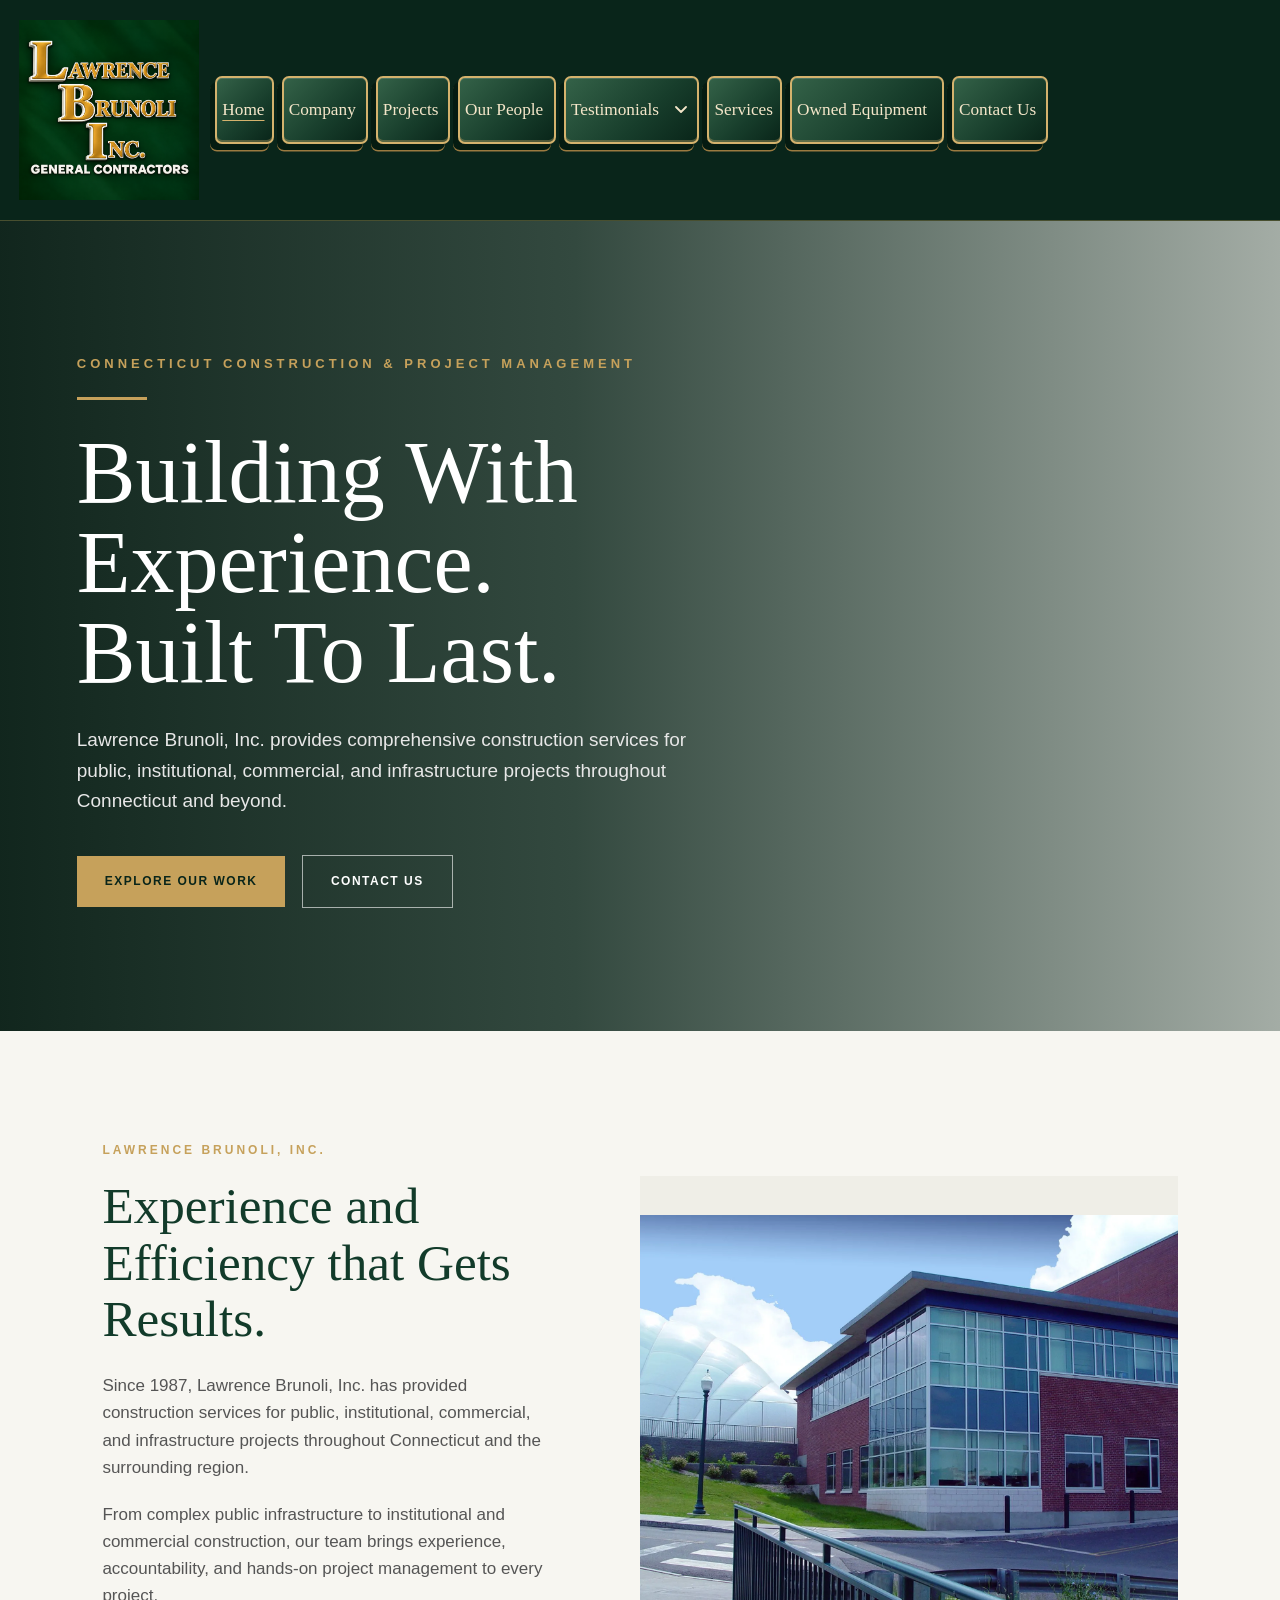
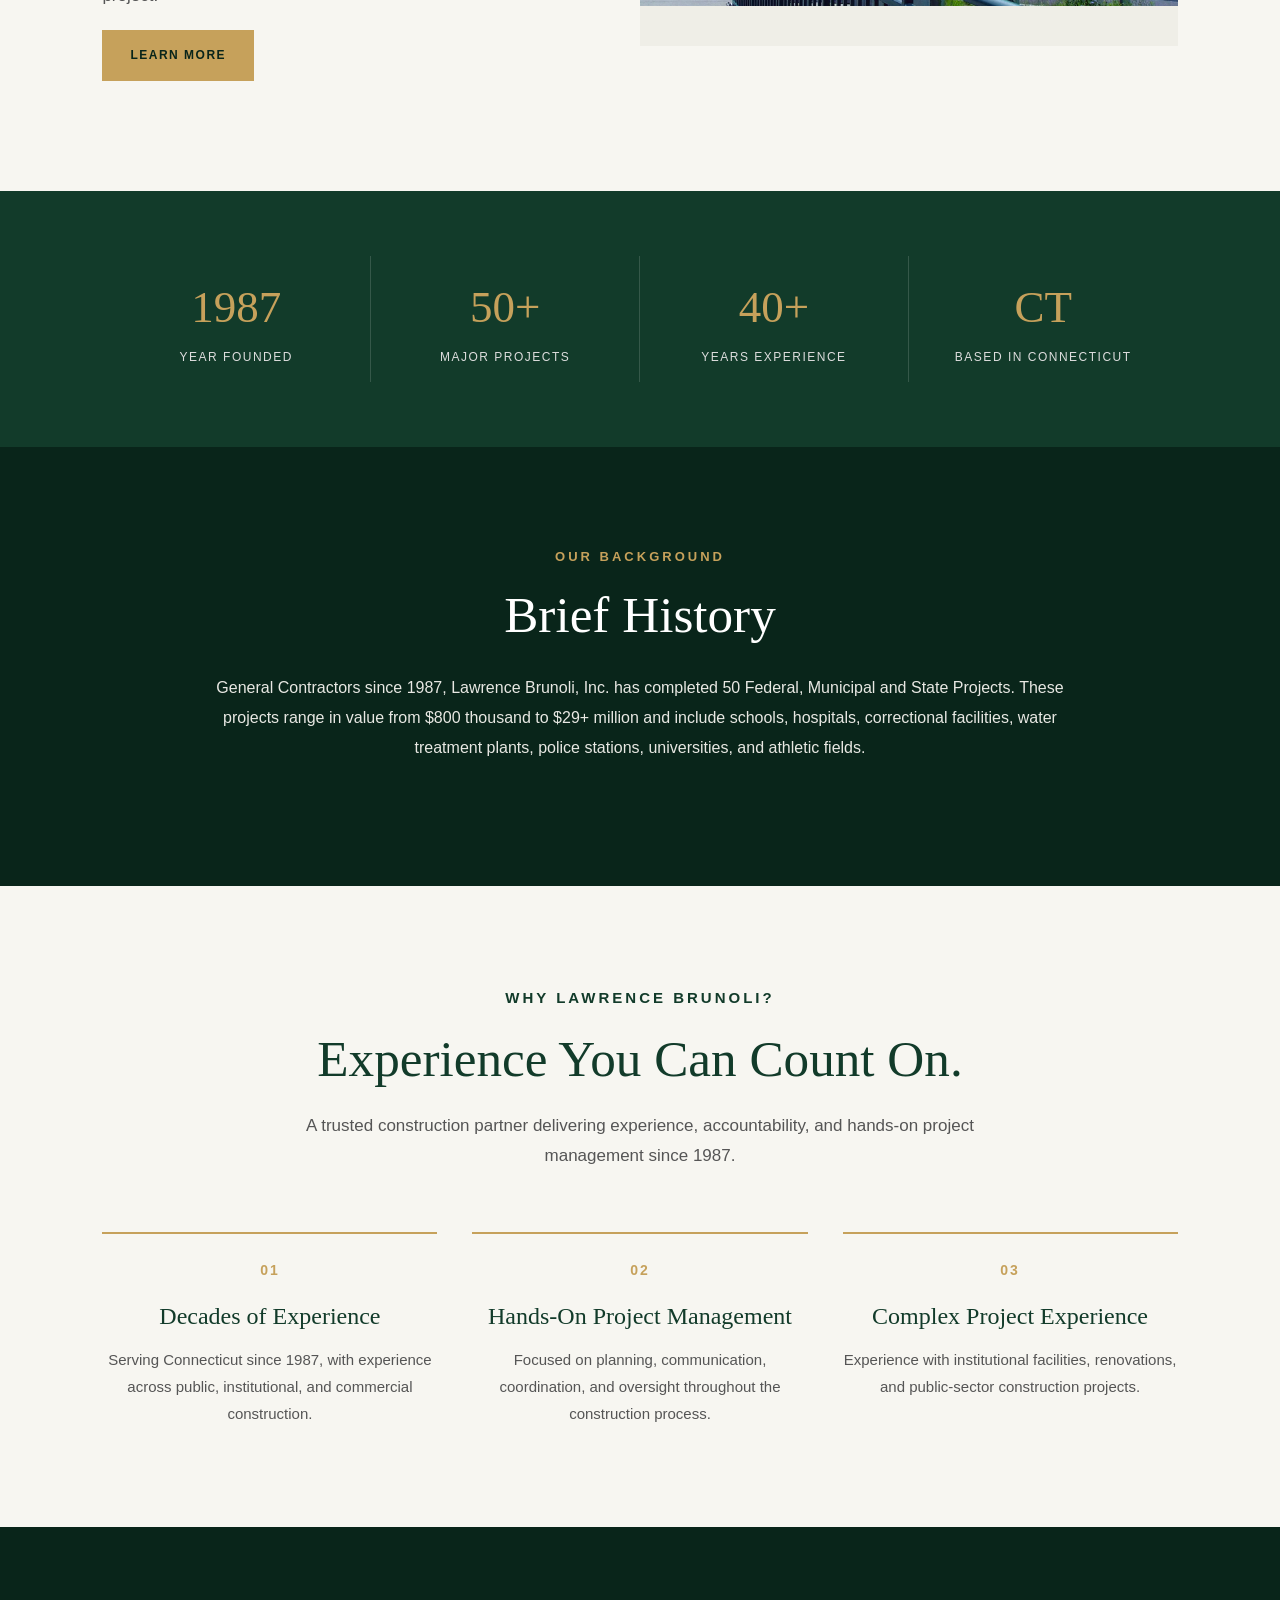
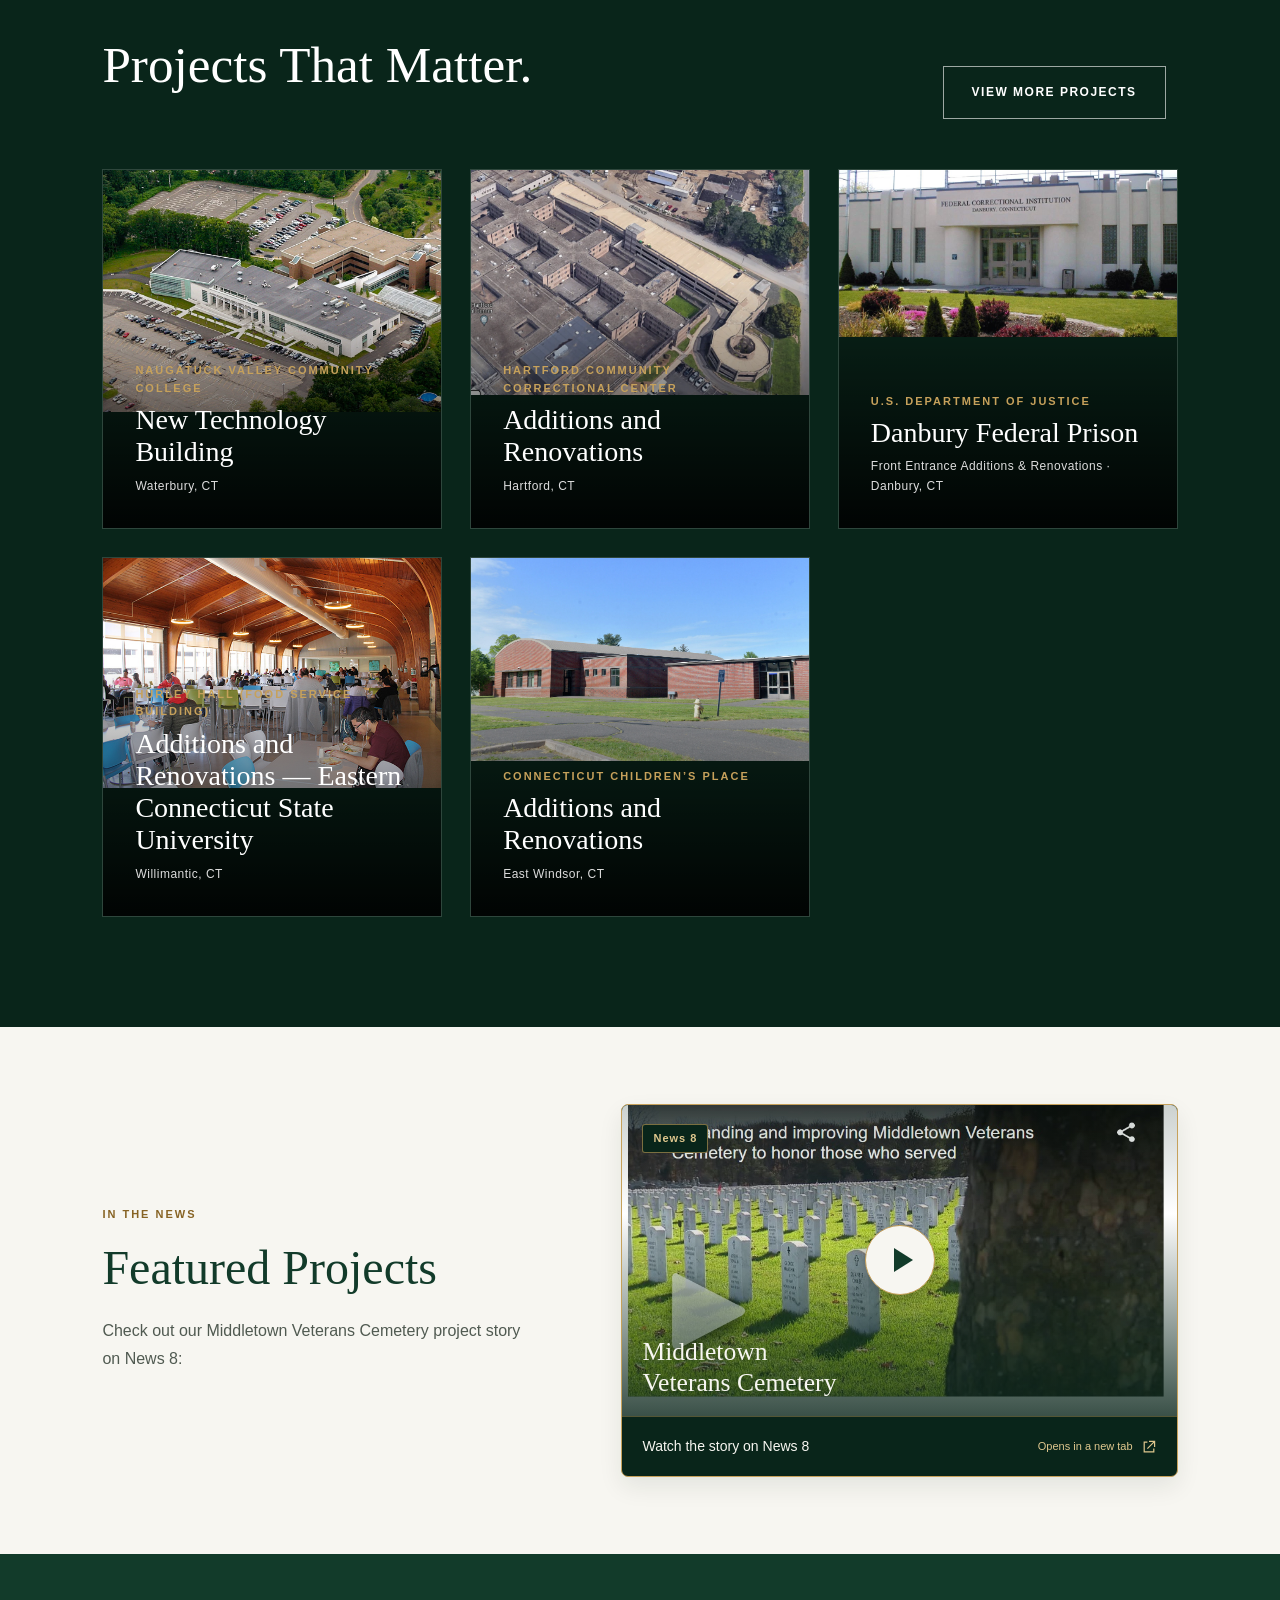
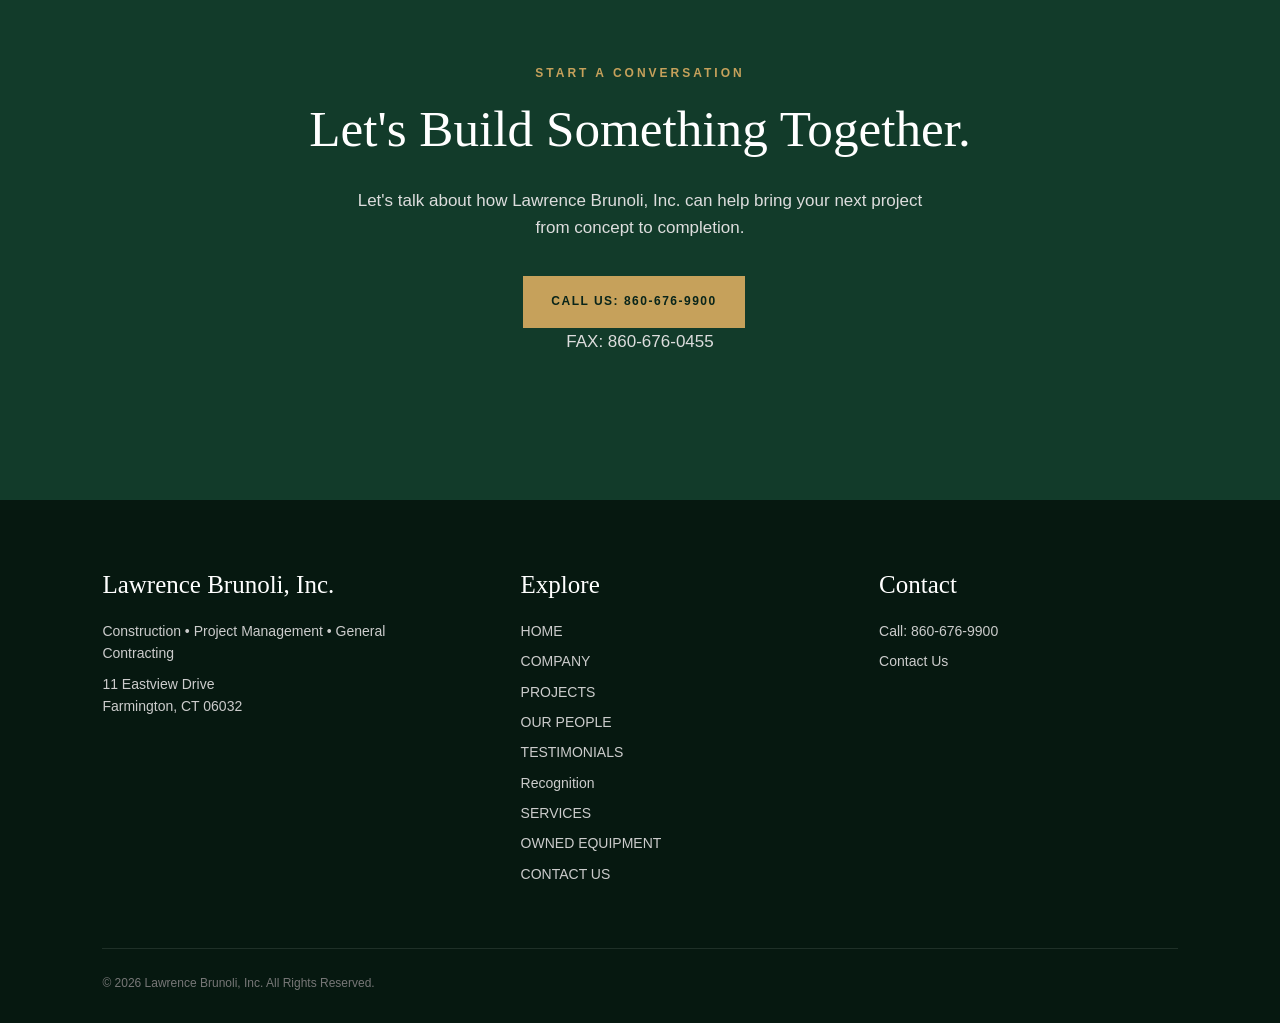
<file: index.html>
<!DOCTYPE html>
<html lang="en">
<head>
    <!-- Google tag (gtag.js) -->
<script async src="https://www.googletagmanager.com/gtag/js?id=G-GBWTW7LZ0T"></script>
<script>
  window.dataLayer = window.dataLayer || [];
  function gtag(){dataLayer.push(arguments);}
  gtag('js', new Date());

  gtag('config', 'G-GBWTW7LZ0T');
</script>
    <meta charset="UTF-8">
    <meta name="viewport" content="width=device-width, initial-scale=1.0">

    <title>Lawrence Brunoli, Inc. | Construction & Project Management</title>

    <meta name="description" content="Lawrence Brunoli, Inc. is a Connecticut-based construction company providing general contracting, construction management, design-build, consulting, and owner representation.">

    <link rel="stylesheet" href="site.css">
    <link rel="stylesheet" href="homepage-projects.css">
    <link rel="stylesheet" href="news-feature.css">
    <script src="site.js" defer></script>
    <script src="homepage-projects.js" defer></script>
</head>

<body>

    <!-- =========================
         NAVIGATION
    ========================= -->

    <a class="skip-link" href="#main-content">Skip to content</a>
<header class="site-header">
    <nav class="site-navigation" aria-label="Main navigation">
        <a href="index.html" class="logo" aria-label="Lawrence Brunoli, Inc. — Home">
            <img src="ChatGPT%20Image%20Oct%207,%202026,%2003_54_46%20PM.png" alt="Lawrence Brunoli, Inc.">
        </a>
        <button type="button" class="menu-toggle" aria-expanded="false" aria-controls="primary-menu">MENU</button>
        <ul class="nav-links" id="primary-menu">
                <li><a href="index.html" aria-current="page"><span class="nav-label" data-label="Home"><span class="nav-label-shadow" aria-hidden="true">Home</span><span class="nav-label-shine" aria-hidden="true">Home</span><span class="nav-label-main">Home</span></span></a></li>
                <li><a href="company.html"><span class="nav-label" data-label="Company"><span class="nav-label-shadow" aria-hidden="true">Company</span><span class="nav-label-shine" aria-hidden="true">Company</span><span class="nav-label-main">Company</span></span></a></li>
                <li><a href="projects.html"><span class="nav-label" data-label="Projects"><span class="nav-label-shadow" aria-hidden="true">Projects</span><span class="nav-label-shine" aria-hidden="true">Projects</span><span class="nav-label-main">Projects</span></span></a></li>
                <li><a href="about.html"><span class="nav-label" data-label="Our People"><span class="nav-label-shadow" aria-hidden="true">Our People</span><span class="nav-label-shine" aria-hidden="true">Our People</span><span class="nav-label-main">Our People</span></span></a></li>
                <li class="nav-testimonials">
                    <a href="testimonials.html"><span class="nav-label" data-label="Testimonials"><span class="nav-label-shadow" aria-hidden="true">Testimonials</span><span class="nav-label-shine" aria-hidden="true">Testimonials</span><span class="nav-label-main">Testimonials</span></span></a>
                    <button class="testimonials-submenu-toggle" type="button" aria-label="Show Recognition submenu" aria-expanded="false" aria-controls="testimonials-submenu"><svg viewBox="0 0 12 8" width="12" height="8" aria-hidden="true" focusable="false"><path d="m1 1 5 5 5-5" fill="none" stroke="currentColor" stroke-width="1.8" stroke-linecap="round" stroke-linejoin="round"/></svg></button>
                    <ul class="testimonials-submenu" id="testimonials-submenu" hidden><li><a href="recognition.html">Recognition</a></li></ul>
                </li>
                <li><a href="services.html"><span class="nav-label" data-label="Services"><span class="nav-label-shadow" aria-hidden="true">Services</span><span class="nav-label-shine" aria-hidden="true">Services</span><span class="nav-label-main">Services</span></span></a></li>
                <li><a href="equipment.html"><span class="nav-label" data-label="Owned Equipment"><span class="nav-label-shadow" aria-hidden="true">Owned Equipment</span><span class="nav-label-shine" aria-hidden="true">Owned Equipment</span><span class="nav-label-main">Owned Equipment</span></span></a></li>
                <li><a href="contact.html"><span class="nav-label" data-label="Contact Us"><span class="nav-label-shadow" aria-hidden="true">Contact Us</span><span class="nav-label-shine" aria-hidden="true">Contact Us</span><span class="nav-label-main">Contact Us</span></span></a></li>
        </ul>
    </nav>
</header>
<main id="main-content">
    <!-- =========================
         HERO
    ========================= -->

    <section class="hero" id="home">

        <div class="hero-content">

            <div class="eyebrow">
                Connecticut Construction & Project Management
            </div>

            <div class="gold-line"></div>

            <h1>
                Building With Experience.<br>
                Built To Last.
            </h1>

            <p>
                Lawrence Brunoli, Inc. provides comprehensive construction
                services for public, institutional, commercial, and
                infrastructure projects throughout Connecticut and beyond.
            </p>

            <a href="projects.html" class="button button-gold">
                EXPLORE OUR WORK
            </a>

            <a href="contact.html" class="button button-outline">
                CONTACT US
            </a>

        </div>

    </section>

    <!-- =========================
         ABOUT
    ========================= -->

    <section class="intro" id="about">

        <div class="intro-grid">

            <div>

                <div class="section-label">
                    Lawrence Brunoli, Inc.
                </div>

                <h2>
    Experience and Efficiency that Gets Results.
</h2>

               <p>
    Since 1987, Lawrence Brunoli, Inc. has provided
    construction services for public, institutional,
    commercial, and infrastructure projects throughout
    Connecticut and the surrounding region.
</p>

                <p>
                    From complex public infrastructure to institutional and
                    commercial construction, our team brings experience,
                    accountability, and hands-on project management to every
                    project.
                </p>

                <a href="company.html" class="button button-gold">
                    LEARN MORE
                </a>

            </div>

            <div class="intro-image" role="img" aria-label="Kaiser Hall building exterior" style="background: #efeee7 url('images/kaiser%20hall.webp') center / contain no-repeat;"></div>

        </div>

    </section>

    <!-- =========================
         STATS
    ========================= -->

<section class="stats" id="stats">
        <div class="stat">
            <div class="stat-number">1987</div>
            <div class="stat-label">Year Founded</div>
        </div>

        <div class="stat">
            <div class="stat-number">50+</div>
            <div class="stat-label">Major Projects</div>
        </div>

        <div class="stat">
            <div class="stat-number">40+</div>
            <div class="stat-label">Years Experience</div>
        </div>

        <div class="stat">
            <div class="stat-number">CT</div>
            <div class="stat-label">Based In Connecticut</div>
        </div>

    </section>

    <!-- BRIEF HISTORY -->
<section class="brief-history" id="brief-history">
    <div class="brief-history-content">
        <div class="section-label">OUR BACKGROUND</div>
        <h2>Brief History</h2>
        <p>
            General Contractors since 1987, Lawrence Brunoli, Inc. has completed 50 Federal, Municipal and State Projects. These projects range in value from $800 thousand to $29+ million and include schools, hospitals, correctional facilities, water treatment plants, police stations, universities, and athletic fields.
        </p>
       
    </div>
</section>

    <!-- WHY CHOOSE US -->
<section class="why-us" id="why-us">
    <div class="why-us-header">
        <div class="section-label">WHY LAWRENCE BRUNOLI?</div>
        <h2>Experience You Can Count On.</h2>
        <p>
            A trusted construction partner delivering experience,
            accountability, and hands-on project management since 1987.
        </p>
    </div>

    <div class="why-us-grid">
        <div class="why-us-item">
            <span class="why-us-number">01</span>
            <h3>Decades of Experience</h3>
            <p>
                Serving Connecticut since 1987, with experience across
                public, institutional, and commercial construction.
            </p>
        </div>

        <div class="why-us-item">
            <span class="why-us-number">02</span>
            <h3>Hands-On Project Management</h3>
            <p>
                Focused on planning, communication, coordination,
                and oversight throughout the construction process.
            </p>
        </div>

        <div class="why-us-item">
            <span class="why-us-number">03</span>
            <h3>Complex Project Experience</h3>
            <p>
                Experience with institutional facilities, renovations,
                and public-sector construction projects.
            </p>
        </div>
    </div>
</section>

    <!-- =========================
         PROJECTS
    ========================= -->

    <section class="projects" id="projects">

        <div class="projects-header">

            <div>

                <h2>
                    Projects That Matter.
                </h2>

            </div>

            <a href="projects.html" class="button button-outline">
                VIEW MORE PROJECTS
            </a>

        </div>


        <div class="project-grid">

            <a class="project" href="projects.html#project-record-14" data-project-id="project-record-14">

                <div
                    class="project-image"
                    role="img" aria-label="Naugatuck Valley Community College — New Technology Building — view 1"
                    style="background-image: url('project-images/display/15-naugatuck1.webp'); background-size: contain; background-repeat: no-repeat; background-position: center top;">
                </div>

                <div class="project-info">

                    <div class="project-type">
    Naugatuck Valley Community College
</div>

<h3>
    New Technology Building
</h3>

<div class="project-location">
    Waterbury, CT
</div>

                </div>

            </a>


            <a class="project" href="projects.html#project-record-17" data-project-id="project-record-17">

                <div
                    class="project-image"
                    role="img" aria-label="Hartford Community Correctional Center — view 1"
                    style="background-image: url('project-images/display/13-hartford-correct2.webp'); background-size: contain; background-repeat: no-repeat; background-position: center top;">
                </div>

                <div class="project-info">

                   <div class="project-type">
    Hartford Community Correctional Center
</div>

<h3>
    Additions and Renovations
</h3>
                    <div class="project-location">
    Hartford, CT
</div>

                </div>

            </a>


            <a class="project" href="projects.html#project-record-35" data-project-id="project-record-35">

                <div
                    class="project-image"
                    role="img" aria-label="Danbury Federal Prison front entrance and landscaping"
                    style="background-image: url('project-images/replacements/DAN_lrg.jpg'); background-size: contain; background-repeat: no-repeat; background-position: center top;">
                </div>

                <div class="project-info">

                      <div class="project-type">
        U.S. Department of Justice
    </div>
    <h3>
        Danbury Federal Prison
    </h3>
    <div class="project-location">
        Front Entrance Additions &amp; Renovations · Danbury, CT
    </div>

                </div>

                        </a>


            <a class="project" href="projects.html#project-record-33" data-project-id="project-record-33">

                <div
                    class="project-image"
                    role="img" aria-label="Hurley Hall dining interior at Eastern Connecticut State University"
                    style="background-image: url('project-images/replacements/hurley.jpg'); background-size: contain; background-repeat: no-repeat; background-position: center top;">
                </div>

                <div class="project-info">

                    <div class="project-type">
                        Hurley Hall (Food Service Building)
                    </div>

                    <h3>
                        Additions and Renovations — Eastern Connecticut State University
                    </h3>
                    <div class="project-location">
    Willimantic, CT
</div>

                </div>

            </a>


            <a class="project" href="projects.html#project-record-22" data-project-id="project-record-22">

                <div
                    class="project-image"
                    role="img" aria-label="Connecticut Children’s Place additions and renovations in East Windsor"
                    style="background-image: url('project-images/replacements/East%20windsor.jpg'); background-size: contain; background-repeat: no-repeat; background-position: center top;">
                </div>

                <div class="project-info">

                    <div class="project-type">
                        Connecticut Children’s Place
                    </div>

                   <h3>Additions and Renovations</h3>
                    <div class="project-location">
    East Windsor, CT
</div>

                </div>

            </a>

        </div>

    </section>

    <!-- =========================
         CONTACT CTA
    ========================= -->


<section class="news-feature" aria-labelledby="news-feature-title">
    <div class="news-feature-inner">
        <div class="news-feature-intro"><p class="news-feature-eyebrow">IN THE NEWS</p><h2 id="news-feature-title">Featured Projects</h2><p>Check out our Middletown Veterans Cemetery project story on News 8:</p></div>
        <a class="news-feature-card" href="https://www.wtnh.com/news/veterans-voices/expanding-and-improving-middletown-veterans-cemetery-to-honor-those-who-served/" target="_blank" rel="noopener noreferrer" aria-label="Middletown Veterans Cemetery — Watch the story on News 8 (opens in a new tab)">
            <div class="news-feature-poster"><img class="news-feature-image" src="images/news8.jpg" alt="News 8 story preview showing headstones at Middletown Veterans Cemetery" width="908" height="772" loading="lazy" decoding="async"><span class="news-feature-label">News 8</span><span class="news-feature-play" aria-hidden="true"><svg viewBox="0 0 40 40" width="40" height="40" focusable="false"><path d="M14 8 33 20 14 32Z" fill="currentColor"/></svg></span><span class="news-feature-poster-title">Middletown<br>Veterans Cemetery</span></div>
            <div class="news-feature-caption"><span>Watch the story on News 8</span><span class="news-feature-external">Opens in a new tab <svg aria-hidden="true" focusable="false" viewBox="0 0 20 20" width="16" height="16" fill="none" stroke="currentColor" stroke-width="1.5"><path d="M8 4H4v12h12v-4M10 3h7v7M8 12l9-9"/></svg></span></div>
        </a>
    </div>
</section>

    <section class="cta" id="contact">

        <div class="section-label">
            Start a Conversation
        </div>

        <h2>
    Let's Build Something Together.
</h2>

        <p>
            Let's talk about how Lawrence Brunoli, Inc. can help bring your
            next project from concept to completion.
        </p>

        <a href="tel:8606769900" class="button button-gold">
            CALL US: 860-676-9900
</a>
<p>FAX: 860-676-0455</p>

    </section>

    <!-- =========================
         FOOTER
    ========================= -->

    </main>
<footer class="site-footer">

        <div class="footer-grid">

            <div>

                <h3>
                    Lawrence Brunoli, Inc.
                </h3>

                <p>
                    Construction • Project Management • General Contracting
                </p>

                <p>
                    11 Eastview Drive<br>
                    Farmington, CT 06032
                </p>

            </div>


            <div>

                <h3>
                    Explore
                </h3>

                <a href="index.html">HOME</a>
                <a href="company.html">COMPANY</a>
                <a href="projects.html">PROJECTS</a>
                <a href="about.html">OUR PEOPLE</a>
                <a href="testimonials.html">TESTIMONIALS</a>
                <a href="recognition.html">Recognition</a>
                <a href="services.html">SERVICES</a>
                <a href="equipment.html">OWNED EQUIPMENT</a>
                <a href="contact.html">CONTACT US</a>

            </div>


            <div>

                <h3>
                    Contact
                </h3>

                <a href="tel:8606769900">
                    Call: 860-676-9900
                </a>

                <a href="contact.html">
                    Contact Us
                </a>

            </div>

        </div>

        <div class="copyright">
            © 2026 Lawrence Brunoli, Inc. All Rights Reserved.
        </div>

      </footer>

</body>
</html>
</file>
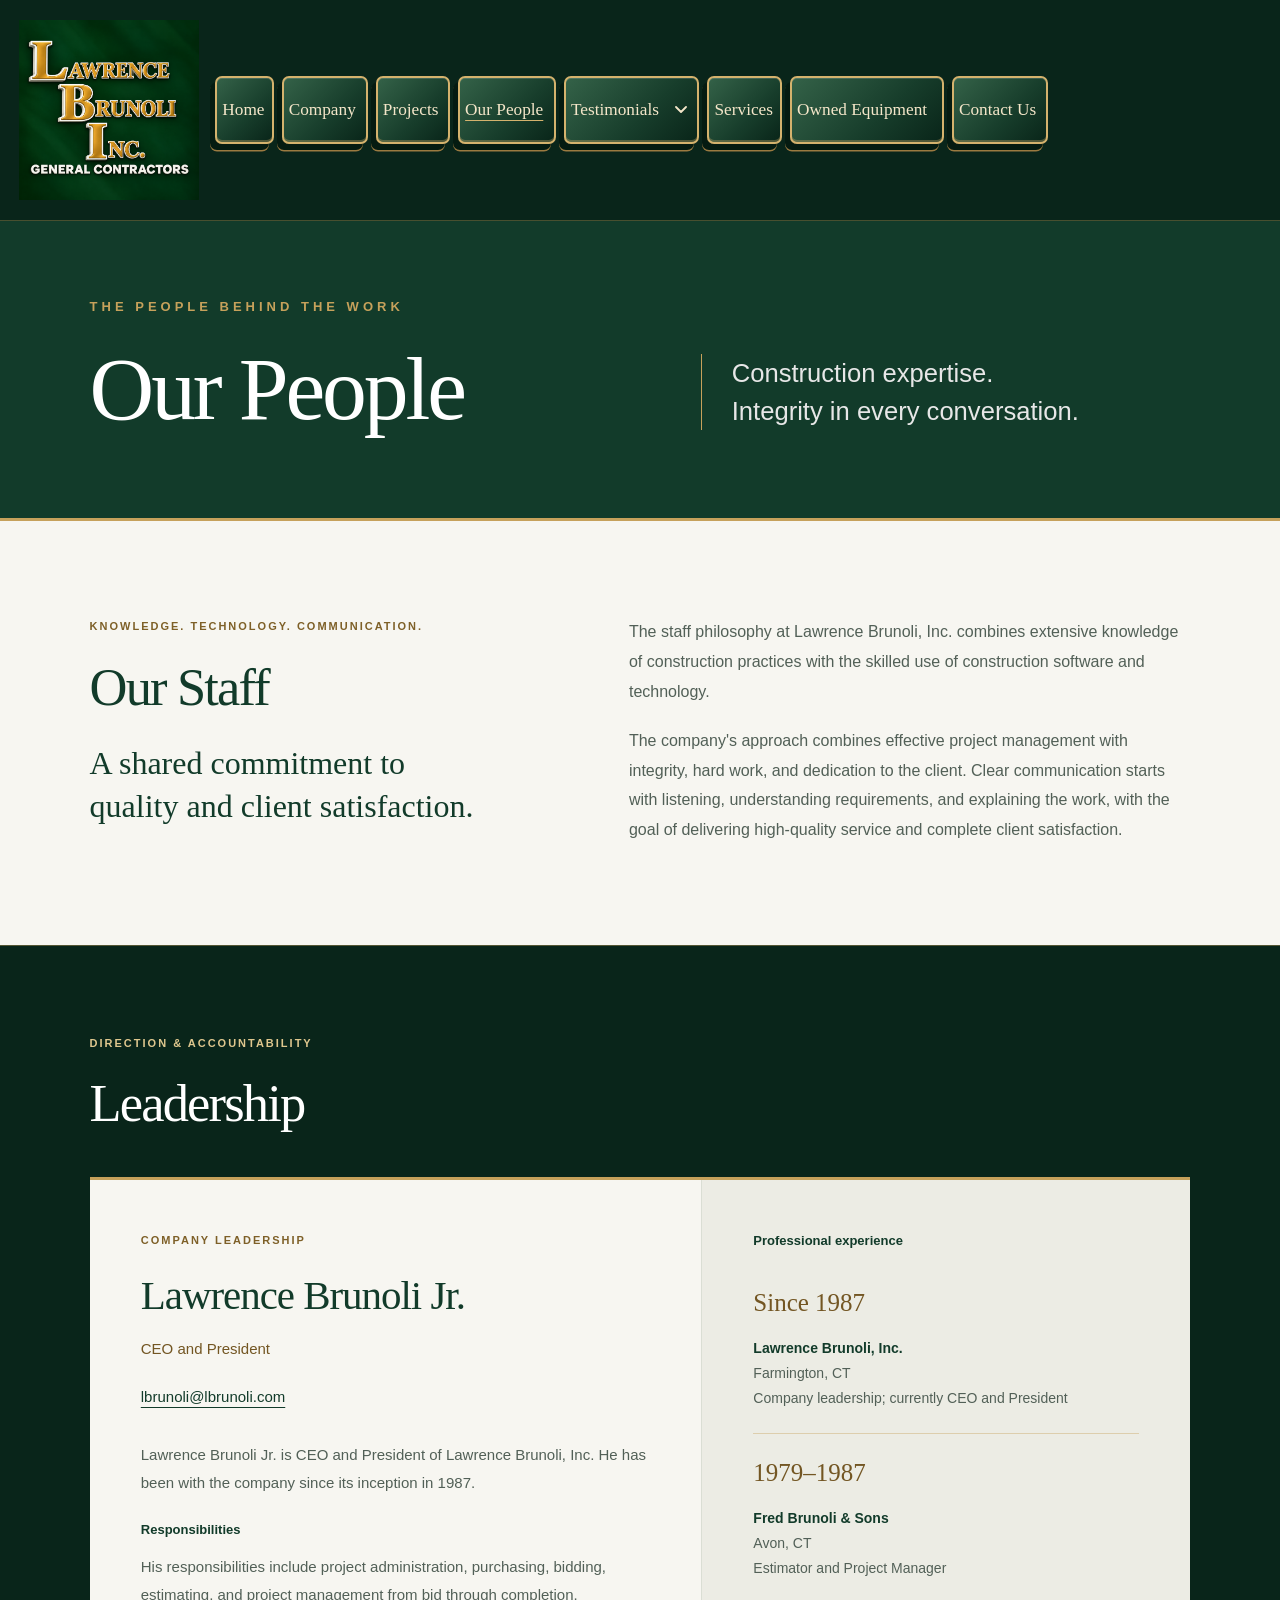
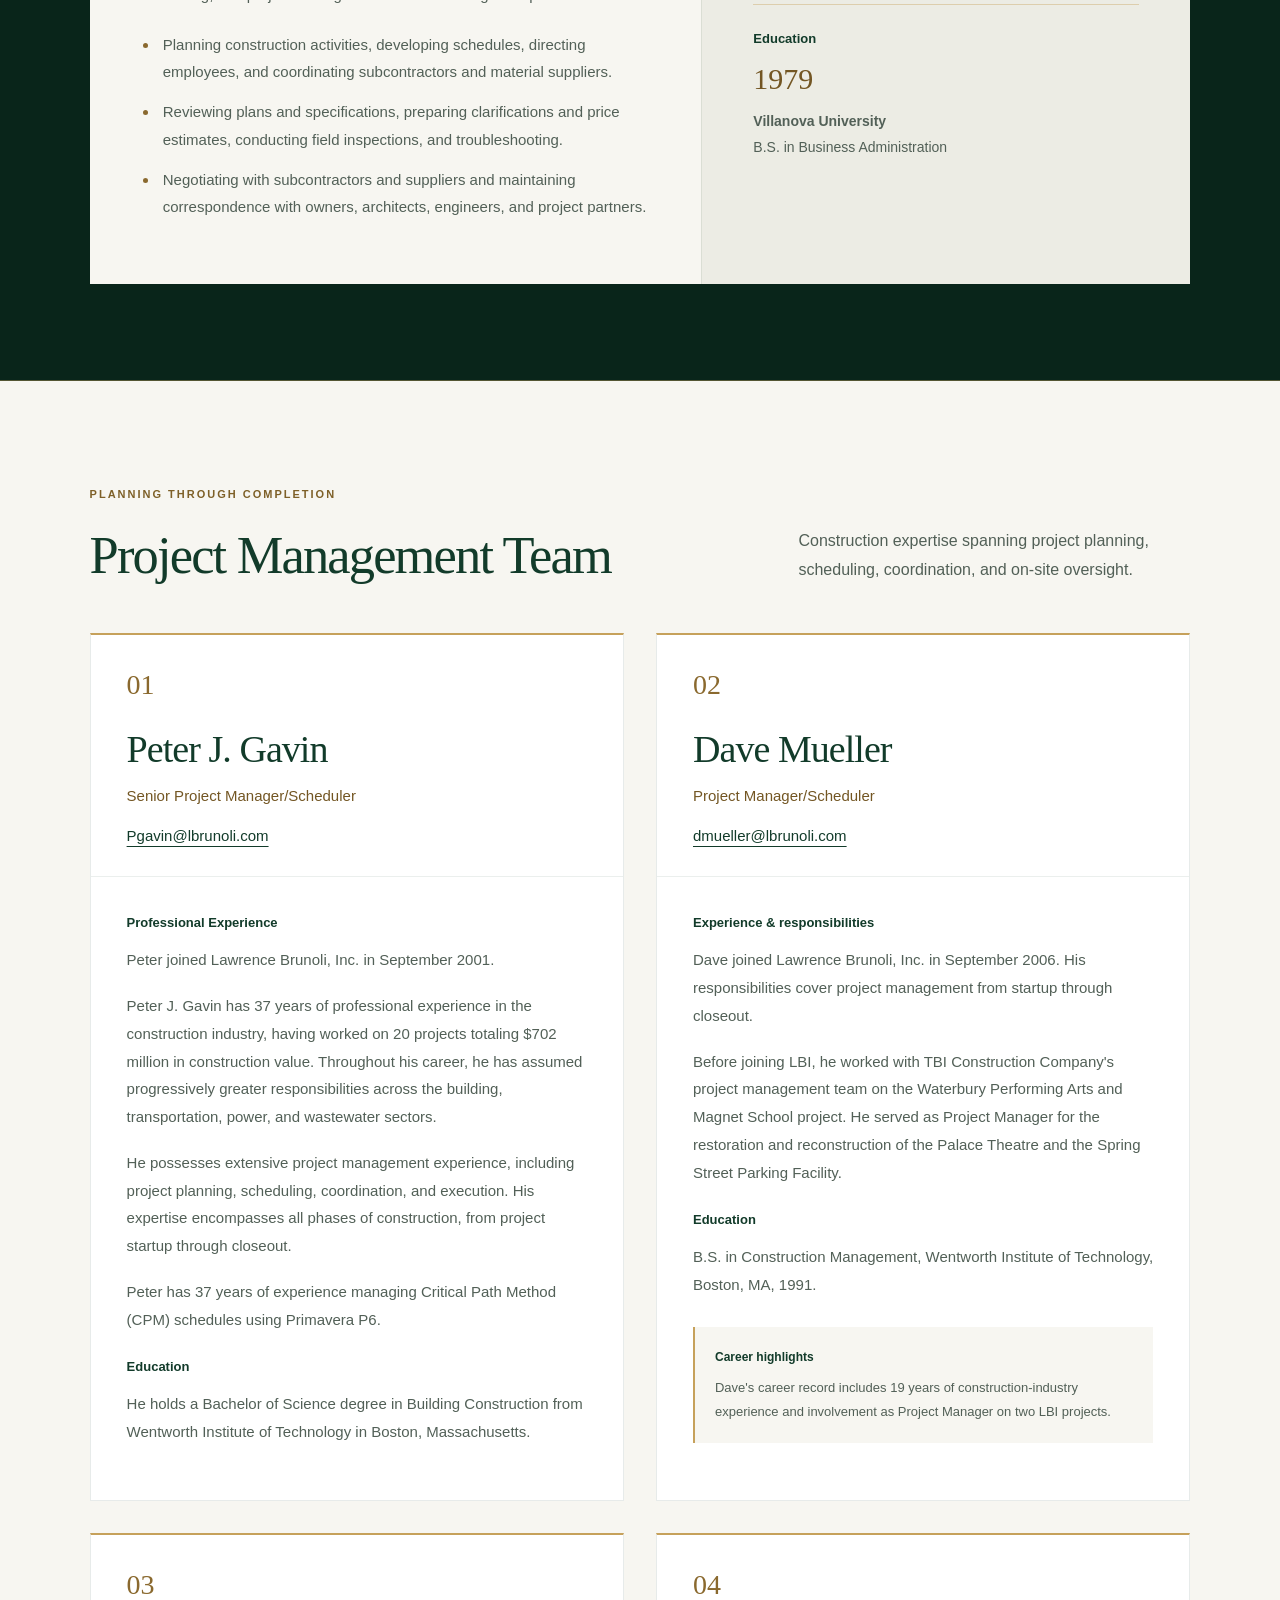
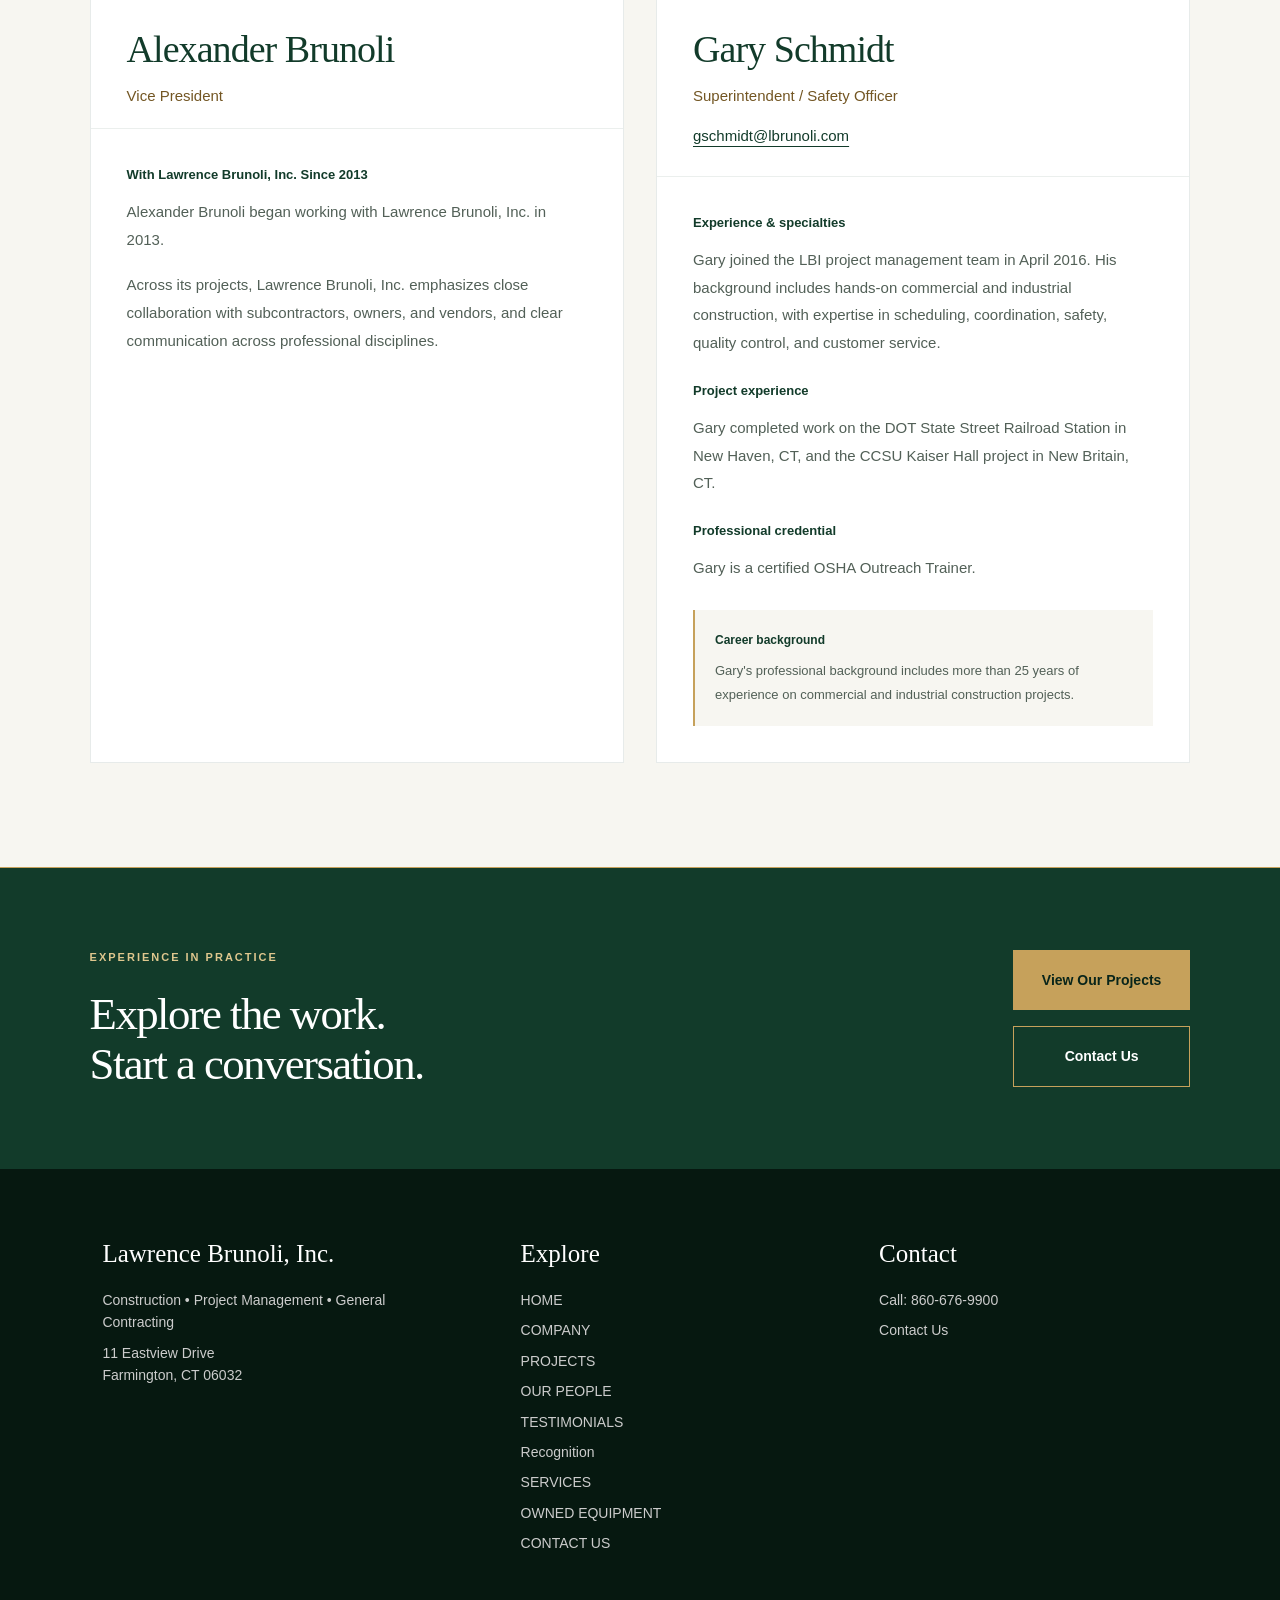
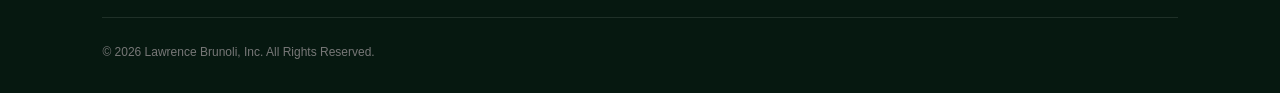
<file: about.html>
<!DOCTYPE html>
<html lang="en">
<head>
    <meta charset="UTF-8">
    <meta name="viewport" content="width=device-width, initial-scale=1.0">
    <title>Our People | Lawrence Brunoli, Inc.</title>
    <meta name="description" content="Meet the leadership and project management professionals of Lawrence Brunoli, Inc., with experience in construction, scheduling, coordination, and project delivery.">
    <link rel="stylesheet" href="site.css">
    <link rel="stylesheet" href="people.css">
    <script src="site.js" defer></script>
</head>
<body class="people-page">

<a class="skip-link" href="#main-content">Skip to content</a>
<header class="site-header">
    <nav class="site-navigation" aria-label="Main navigation">
        <a href="index.html" class="logo" aria-label="Lawrence Brunoli, Inc. — Home">
            <img src="ChatGPT%20Image%20Oct%207,%202026,%2003_54_46%20PM.png" alt="Lawrence Brunoli, Inc.">
        </a>
        <button type="button" class="menu-toggle" aria-expanded="false" aria-controls="primary-menu">MENU</button>
        <ul class="nav-links" id="primary-menu">
                <li><a href="index.html"><span class="nav-label" data-label="Home"><span class="nav-label-shadow" aria-hidden="true">Home</span><span class="nav-label-shine" aria-hidden="true">Home</span><span class="nav-label-main">Home</span></span></a></li>
                <li><a href="company.html"><span class="nav-label" data-label="Company"><span class="nav-label-shadow" aria-hidden="true">Company</span><span class="nav-label-shine" aria-hidden="true">Company</span><span class="nav-label-main">Company</span></span></a></li>
                <li><a href="projects.html"><span class="nav-label" data-label="Projects"><span class="nav-label-shadow" aria-hidden="true">Projects</span><span class="nav-label-shine" aria-hidden="true">Projects</span><span class="nav-label-main">Projects</span></span></a></li>
                <li><a href="about.html" aria-current="page"><span class="nav-label" data-label="Our People"><span class="nav-label-shadow" aria-hidden="true">Our People</span><span class="nav-label-shine" aria-hidden="true">Our People</span><span class="nav-label-main">Our People</span></span></a></li>
                <li class="nav-testimonials">
                    <a href="testimonials.html"><span class="nav-label" data-label="Testimonials"><span class="nav-label-shadow" aria-hidden="true">Testimonials</span><span class="nav-label-shine" aria-hidden="true">Testimonials</span><span class="nav-label-main">Testimonials</span></span></a>
                    <button class="testimonials-submenu-toggle" type="button" aria-label="Show Recognition submenu" aria-expanded="false" aria-controls="testimonials-submenu"><svg viewBox="0 0 12 8" width="12" height="8" aria-hidden="true" focusable="false"><path d="m1 1 5 5 5-5" fill="none" stroke="currentColor" stroke-width="1.8" stroke-linecap="round" stroke-linejoin="round"/></svg></button>
                    <ul class="testimonials-submenu" id="testimonials-submenu" hidden><li><a href="recognition.html">Recognition</a></li></ul>
                </li>
                <li><a href="services.html"><span class="nav-label" data-label="Services"><span class="nav-label-shadow" aria-hidden="true">Services</span><span class="nav-label-shine" aria-hidden="true">Services</span><span class="nav-label-main">Services</span></span></a></li>
                <li><a href="equipment.html"><span class="nav-label" data-label="Owned Equipment"><span class="nav-label-shadow" aria-hidden="true">Owned Equipment</span><span class="nav-label-shine" aria-hidden="true">Owned Equipment</span><span class="nav-label-main">Owned Equipment</span></span></a></li>
                <li><a href="contact.html"><span class="nav-label" data-label="Contact Us"><span class="nav-label-shadow" aria-hidden="true">Contact Us</span><span class="nav-label-shine" aria-hidden="true">Contact Us</span><span class="nav-label-main">Contact Us</span></span></a></li>
        </ul>
    </nav>
</header>
<main id="main-content">
    <div class="page-hero people-banner">
        <div class="people-container people-banner-inner">
            <div>
                <div class="eyebrow">THE PEOPLE BEHIND THE WORK</div>
                <h1>Our People</h1>
            </div>
            <p>Construction expertise.<br>Integrity in every conversation.</p>
        </div>
    </div>

    <section class="people-intro" aria-labelledby="staff-title">
        <div class="people-container">
            <div class="people-intro-grid">
                <div>
                    <div class="people-kicker">KNOWLEDGE. TECHNOLOGY. COMMUNICATION.</div>
                    <h2 id="staff-title">Our Staff</h2>
                    <p class="people-intro-statement">A shared commitment to quality and client satisfaction.</p>
                </div>
                <div class="people-intro-copy">
                    <p>The staff philosophy at Lawrence Brunoli, Inc. combines extensive knowledge of construction practices with the skilled use of construction software and technology.</p>
                    <p>The company's approach combines effective project management with integrity, hard work, and dedication to the client. Clear communication starts with listening, understanding requirements, and explaining the work, with the goal of delivering high-quality service and complete client satisfaction.</p>
                </div>
            </div>
        </div>
    </section>

    <section class="people-leadership" aria-labelledby="leadership-title">
        <div class="people-container">
            <div class="people-section-heading">
                <div class="people-kicker">DIRECTION &amp; ACCOUNTABILITY</div>
                <h2 id="leadership-title">Leadership</h2>
            </div>
            <article class="people-leader" aria-labelledby="lawrence-name">
                <div class="people-leader-bio">
                    <div class="people-kicker">COMPANY LEADERSHIP</div>
                    <h3 id="lawrence-name">Lawrence Brunoli Jr.</h3>
                    <p class="people-role">CEO and President</p>
                    <a class="people-email" href="mailto:lbrunoli@lbrunoli.com">lbrunoli@lbrunoli.com</a>
                    <p>Lawrence Brunoli Jr. is CEO and President of Lawrence Brunoli, Inc. He has been with the company since its inception in 1987.</p>
                    <h4>Responsibilities</h4>
                    <p>His responsibilities include project administration, purchasing, bidding, estimating, and project management from bid through completion.</p>
                    <ul class="people-responsibilities">
                        <li>Planning construction activities, developing schedules, directing employees, and coordinating subcontractors and material suppliers.</li>
                        <li>Reviewing plans and specifications, preparing clarifications and price estimates, conducting field inspections, and troubleshooting.</li>
                        <li>Negotiating with subcontractors and suppliers and maintaining correspondence with owners, architects, engineers, and project partners.</li>
                    </ul>
                </div>
                <div class="people-career">
                    <h4>Professional experience</h4>
                    <dl class="people-career-list">
                        <div>
                            <dt>Since 1987</dt>
                            <dd><strong>Lawrence Brunoli, Inc.</strong><span>Farmington, CT</span><span>Company leadership; currently CEO and President</span></dd>
                        </div>
                        <div>
                            <dt>1979–1987</dt>
                            <dd><strong>Fred Brunoli &amp; Sons</strong><span>Avon, CT</span><span>Estimator and Project Manager</span></dd>
                        </div>
                    </dl>
                    <div class="people-education">
                        <h4>Education</h4>
                        <p class="people-education-year">1979</p>
                        <p><strong>Villanova University</strong><br>B.S. in Business Administration</p>
                    </div>
                </div>
            </article>
        </div>
    </section>

    <section class="people-team" aria-labelledby="team-title">
        <div class="people-container">
            <div class="people-team-heading">
                <div>
                    <div class="people-kicker">PLANNING THROUGH COMPLETION</div>
                    <h2 id="team-title">Project Management Team</h2>
                </div>
                <p>Construction expertise spanning project planning, scheduling, coordination, and on-site oversight.</p>
            </div>
            <div class="people-profile-grid">
                <article class="people-profile" aria-labelledby="peter-name">
                    <header class="people-profile-heading">
                        <div class="people-profile-marker" aria-hidden="true">01</div>
                        <h3 id="peter-name">Peter J. Gavin</h3>
                        <p class="people-role">Senior Project Manager/Scheduler</p>
                        <a class="people-email" href="mailto:Pgavin@lbrunoli.com">Pgavin@lbrunoli.com</a>
                    </header>
                    <div class="people-profile-body">
                        <h4>Professional Experience</h4>
                        <p>Peter joined Lawrence Brunoli, Inc. in September 2001.</p>
                        <p>Peter J. Gavin has 37 years of professional experience in the construction industry, having worked on 20 projects totaling $702 million in construction value. Throughout his career, he has assumed progressively greater responsibilities across the building, transportation, power, and wastewater sectors.</p>
                        <p>He possesses extensive project management experience, including project planning, scheduling, coordination, and execution. His expertise encompasses all phases of construction, from project startup through closeout.</p>
                        <p>Peter has 37 years of experience managing Critical Path Method (CPM) schedules using Primavera P6.</p>
                        <h4>Education</h4>
                        <p>He holds a Bachelor of Science degree in Building Construction from Wentworth Institute of Technology in Boston, Massachusetts.</p>
                    </div>
                </article>

                <article class="people-profile" aria-labelledby="dave-name">
                    <header class="people-profile-heading">
                        <div class="people-profile-marker" aria-hidden="true">02</div>
                        <h3 id="dave-name">Dave Mueller</h3>
                        <p class="people-role">Project Manager/Scheduler</p>
                        <a class="people-email" href="mailto:dmueller@lbrunoli.com">dmueller@lbrunoli.com</a>
                    </header>
                    <div class="people-profile-body">
                        <h4>Experience &amp; responsibilities</h4>
                        <p>Dave joined Lawrence Brunoli, Inc. in September 2006. His responsibilities cover project management from startup through closeout.</p>
                        <p>Before joining LBI, he worked with TBI Construction Company's project management team on the Waterbury Performing Arts and Magnet School project. He served as Project Manager for the restoration and reconstruction of the Palace Theatre and the Spring Street Parking Facility.</p>
                        <h4>Education</h4>
                        <p>B.S. in Construction Management, Wentworth Institute of Technology, Boston, MA, 1991.</p>
                        <div class="people-career-highlight"><strong>Career highlights</strong><p>Dave's career record includes 19 years of construction-industry experience and involvement as Project Manager on two LBI projects.</p></div>
                    </div>
                </article>

                <article class="people-profile" aria-labelledby="alex-name">
                    <header class="people-profile-heading">
                        <div class="people-profile-marker" aria-hidden="true">03</div>
                        <h3 id="alex-name">Alexander Brunoli</h3>
                        <p class="people-role">Vice President</p>
                    </header>
                    <div class="people-profile-body">
                        <h4>With Lawrence Brunoli, Inc. Since 2013</h4>
                        <p>Alexander Brunoli began working with Lawrence Brunoli, Inc. in 2013.</p>
                        <p>Across its projects, Lawrence Brunoli, Inc. emphasizes close collaboration with subcontractors, owners, and vendors, and clear communication across professional disciplines.</p>
                    </div>
                </article>

                <article class="people-profile" aria-labelledby="gary-name">
                    <header class="people-profile-heading">
                        <div class="people-profile-marker" aria-hidden="true">04</div>
                        <h3 id="gary-name">Gary Schmidt</h3>
                        <p class="people-role">Superintendent / Safety Officer</p>
                        <a class="people-email" href="mailto:gschmidt@lbrunoli.com">gschmidt@lbrunoli.com</a>
                    </header>
                    <div class="people-profile-body">
                        <h4>Experience &amp; specialties</h4>
                        <p>Gary joined the LBI project management team in April 2016. His background includes hands-on commercial and industrial construction, with expertise in scheduling, coordination, safety, quality control, and customer service.</p>
                        <h4>Project experience</h4>
                        <p>Gary completed work on the DOT State Street Railroad Station in New Haven, CT, and the CCSU Kaiser Hall project in New Britain, CT.</p>
                        <h4>Professional credential</h4>
                        <p>Gary is a certified OSHA Outreach Trainer.</p>
                        <div class="people-career-highlight"><strong>Career background</strong><p>Gary's professional background includes more than 25 years of experience on commercial and industrial construction projects.</p></div>
                    </div>
                </article>
            </div>
        </div>
    </section>

    <section class="people-closing" aria-labelledby="people-closing-title">
        <div class="people-container people-closing-inner">
            <div>
                <div class="people-kicker">EXPERIENCE IN PRACTICE</div>
                <h2 id="people-closing-title">Explore the work.<br>Start a conversation.</h2>
            </div>
            <div class="people-closing-actions">
                <a class="people-action people-action-gold" href="projects.html">View Our Projects</a>
                <a class="people-action people-action-outline" href="contact.html">Contact Us</a>
            </div>
        </div>
    </section>
</main>
<footer class="site-footer">

        <div class="footer-grid">

            <div>

                <h3>
                    Lawrence Brunoli, Inc.
                </h3>

                <p>
                    Construction • Project Management • General Contracting
                </p>

                <p>
                    11 Eastview Drive<br>
                    Farmington, CT 06032
                </p>

            </div>


            <div>

                <h3>
                    Explore
                </h3>

                <a href="index.html">HOME</a>
                <a href="company.html">COMPANY</a>
                <a href="projects.html">PROJECTS</a>
                <a href="about.html">OUR PEOPLE</a>
                <a href="testimonials.html">TESTIMONIALS</a>
                <a href="recognition.html">Recognition</a>
                <a href="services.html">SERVICES</a>
                <a href="equipment.html">OWNED EQUIPMENT</a>
                <a href="contact.html">CONTACT US</a>

            </div>


            <div>

                <h3>
                    Contact
                </h3>

                <a href="tel:8606769900">
                    Call: 860-676-9900
                </a>

                <a href="contact.html">
                    Contact Us
                </a>

            </div>

        </div>

        <div class="copyright">
            © 2026 Lawrence Brunoli, Inc. All Rights Reserved.
        </div>

      </footer>

</body>
</html>
</file>
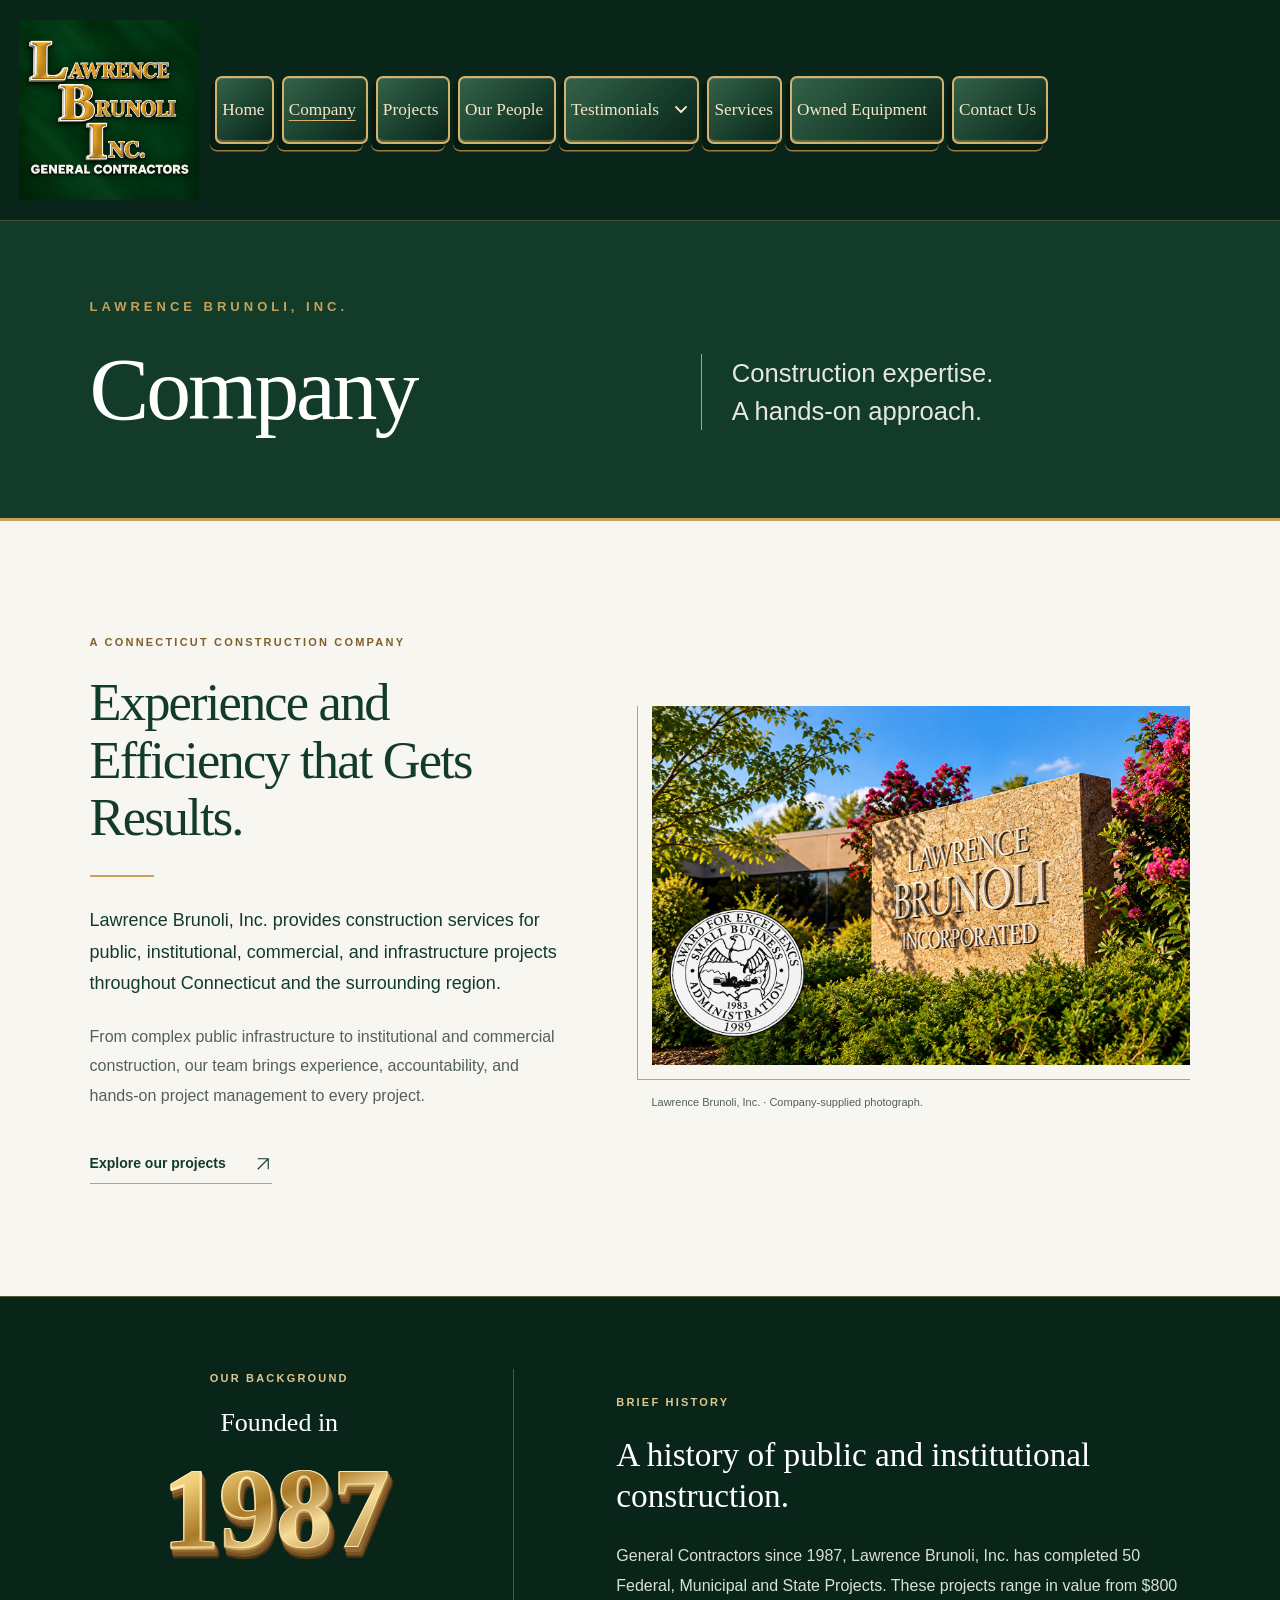
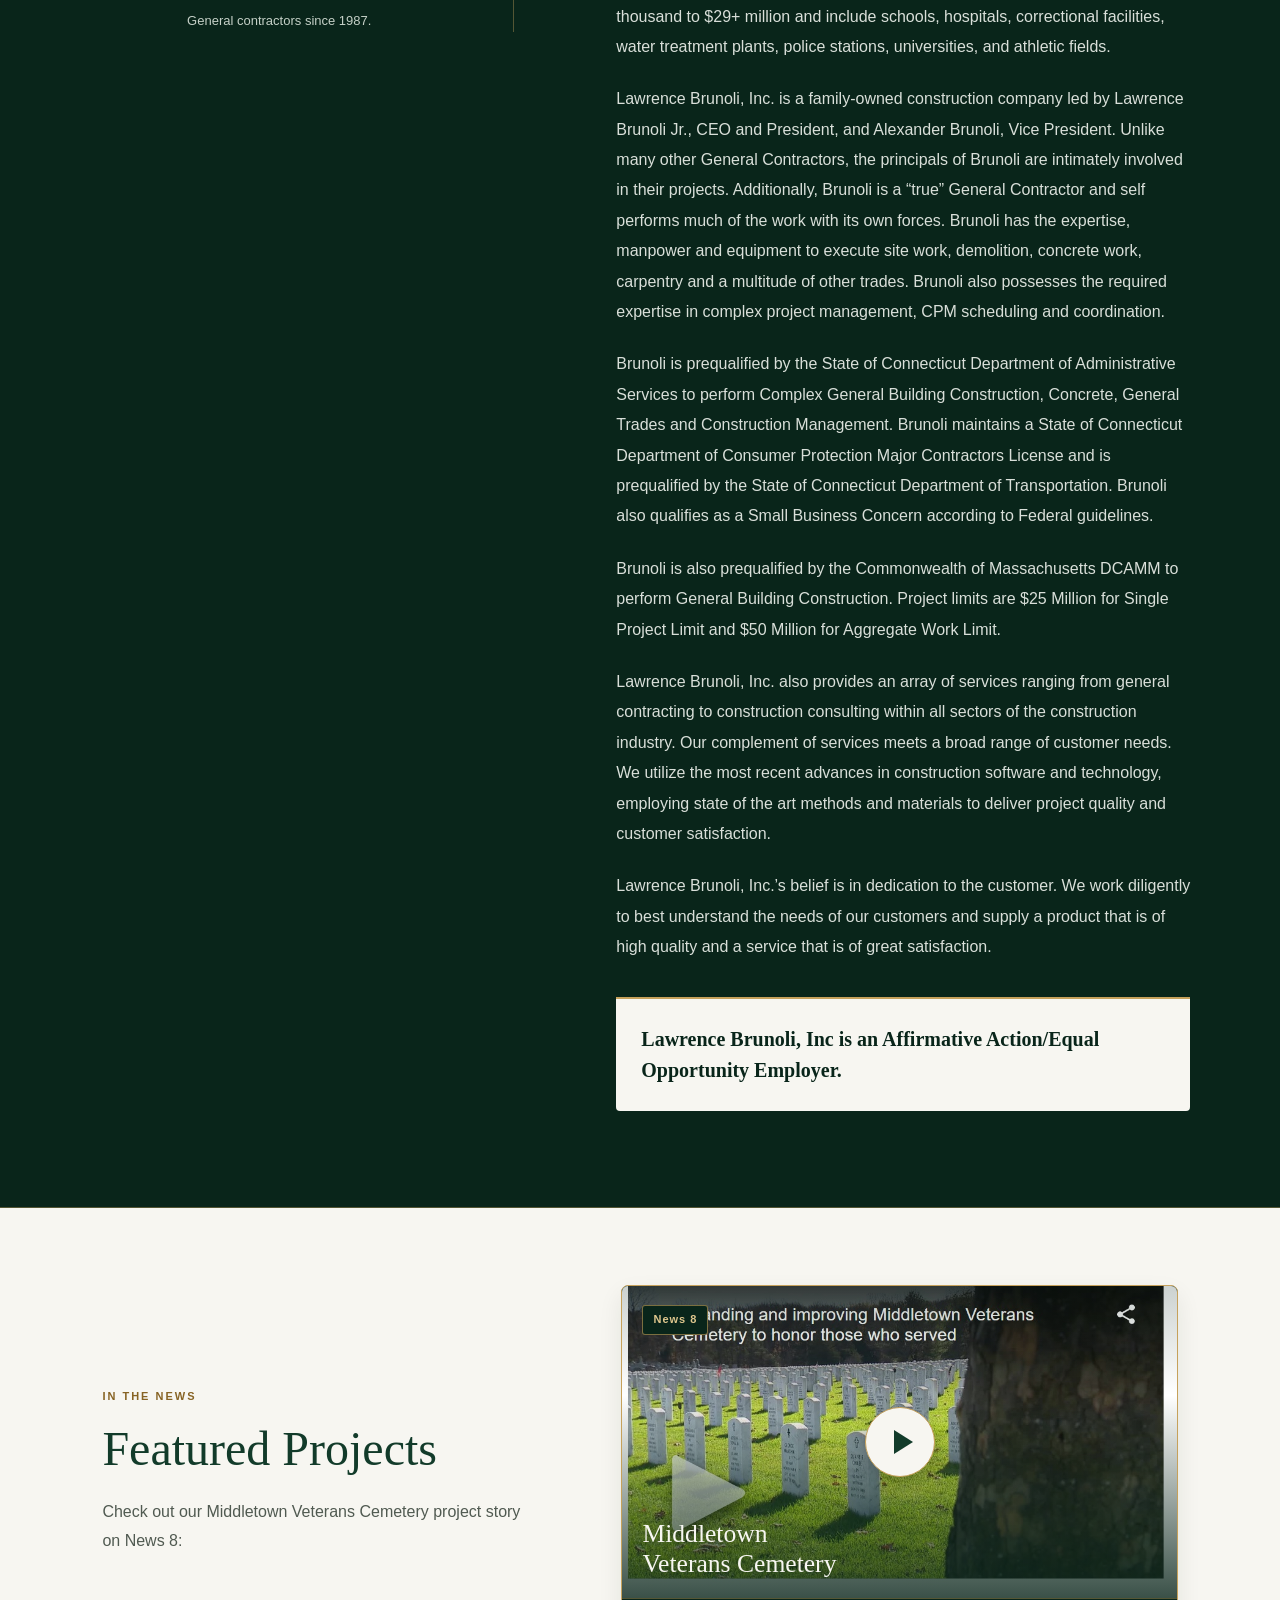
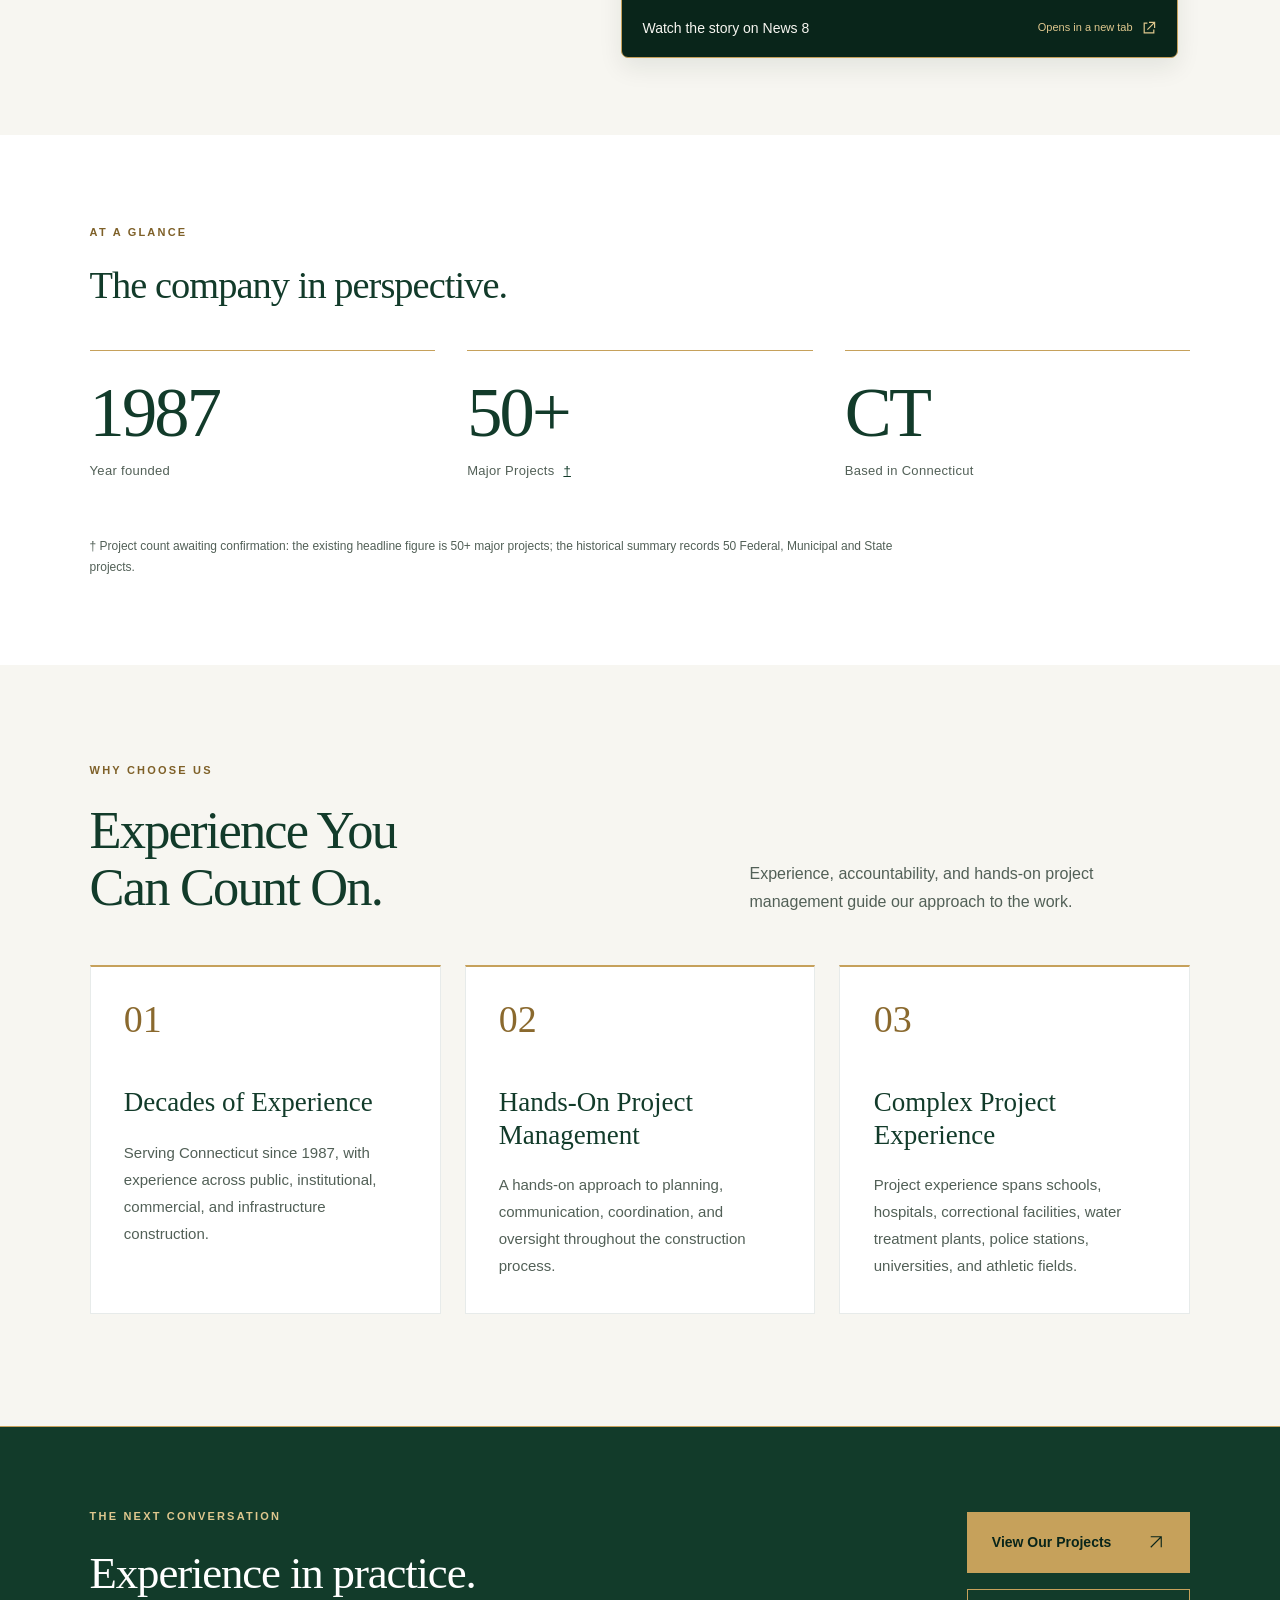
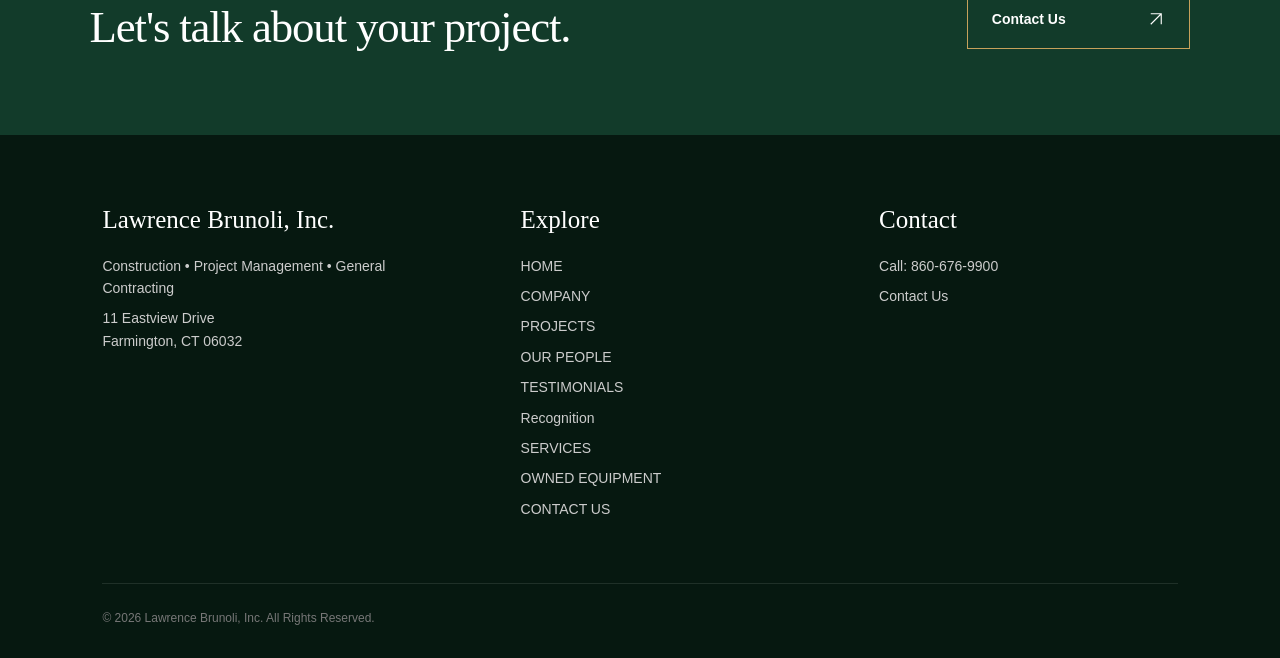
<file: company.html>
<!DOCTYPE html>
<html lang="en">
<head>
    <meta charset="UTF-8">
    <meta name="viewport" content="width=device-width, initial-scale=1.0">
    <title>Company | Lawrence Brunoli, Inc.</title>
    <meta name="description" content="Since 1987, Lawrence Brunoli, Inc. has provided construction services for public, institutional, commercial, and infrastructure projects throughout Connecticut and the surrounding region.">
    <link rel="stylesheet" href="site.css">
    <link rel="stylesheet" href="news-feature.css">
    <link rel="stylesheet" href="company.css">
    <script src="site.js" defer></script>
</head>
<body class="company-page">
<a class="skip-link" href="#main-content">Skip to content</a>
<header class="site-header">
    <nav class="site-navigation" aria-label="Main navigation">
        <a href="index.html" class="logo" aria-label="Lawrence Brunoli, Inc. — Home">
            <img src="ChatGPT%20Image%20Oct%207,%202026,%2003_54_46%20PM.png" alt="Lawrence Brunoli, Inc.">
        </a>
        <button type="button" class="menu-toggle" aria-expanded="false" aria-controls="primary-menu">MENU</button>
        <ul class="nav-links" id="primary-menu">
                <li><a href="index.html"><span class="nav-label" data-label="Home"><span class="nav-label-shadow" aria-hidden="true">Home</span><span class="nav-label-shine" aria-hidden="true">Home</span><span class="nav-label-main">Home</span></span></a></li>
                <li><a href="company.html" aria-current="page"><span class="nav-label" data-label="Company"><span class="nav-label-shadow" aria-hidden="true">Company</span><span class="nav-label-shine" aria-hidden="true">Company</span><span class="nav-label-main">Company</span></span></a></li>
                <li><a href="projects.html"><span class="nav-label" data-label="Projects"><span class="nav-label-shadow" aria-hidden="true">Projects</span><span class="nav-label-shine" aria-hidden="true">Projects</span><span class="nav-label-main">Projects</span></span></a></li>
                <li><a href="about.html"><span class="nav-label" data-label="Our People"><span class="nav-label-shadow" aria-hidden="true">Our People</span><span class="nav-label-shine" aria-hidden="true">Our People</span><span class="nav-label-main">Our People</span></span></a></li>
                <li class="nav-testimonials">
                    <a href="testimonials.html"><span class="nav-label" data-label="Testimonials"><span class="nav-label-shadow" aria-hidden="true">Testimonials</span><span class="nav-label-shine" aria-hidden="true">Testimonials</span><span class="nav-label-main">Testimonials</span></span></a>
                    <button class="testimonials-submenu-toggle" type="button" aria-label="Show Recognition submenu" aria-expanded="false" aria-controls="testimonials-submenu"><svg viewBox="0 0 12 8" width="12" height="8" aria-hidden="true" focusable="false"><path d="m1 1 5 5 5-5" fill="none" stroke="currentColor" stroke-width="1.8" stroke-linecap="round" stroke-linejoin="round"/></svg></button>
                    <ul class="testimonials-submenu" id="testimonials-submenu" hidden><li><a href="recognition.html">Recognition</a></li></ul>
                </li>
                <li><a href="services.html"><span class="nav-label" data-label="Services"><span class="nav-label-shadow" aria-hidden="true">Services</span><span class="nav-label-shine" aria-hidden="true">Services</span><span class="nav-label-main">Services</span></span></a></li>
                <li><a href="equipment.html"><span class="nav-label" data-label="Owned Equipment"><span class="nav-label-shadow" aria-hidden="true">Owned Equipment</span><span class="nav-label-shine" aria-hidden="true">Owned Equipment</span><span class="nav-label-main">Owned Equipment</span></span></a></li>
                <li><a href="contact.html"><span class="nav-label" data-label="Contact Us"><span class="nav-label-shadow" aria-hidden="true">Contact Us</span><span class="nav-label-shine" aria-hidden="true">Contact Us</span><span class="nav-label-main">Contact Us</span></span></a></li>
        </ul>
    </nav>
</header>
<main id="main-content">
    <div class="page-hero company-banner">
        <div class="company-container company-banner-inner">
            <div>
                <div class="eyebrow">LAWRENCE BRUNOLI, INC.</div>
                <h1>Company</h1>
            </div>
            <p>Construction expertise.<br>A hands-on approach.</p>
        </div>
    </div>

    <section class="company-intro" aria-labelledby="company-intro-title">
        <div class="company-container company-intro-grid">
            <div class="company-intro-copy">
                <div class="company-kicker">A CONNECTICUT CONSTRUCTION COMPANY</div>
                <h2 id="company-intro-title">Experience and Efficiency that Gets Results.</h2>
                <div class="company-gold-rule" aria-hidden="true"></div>
                <p class="company-lead">Lawrence Brunoli, Inc. provides construction services for public, institutional, commercial, and infrastructure projects throughout Connecticut and the surrounding region.</p>
                <p>From complex public infrastructure to institutional and commercial construction, our team brings experience, accountability, and hands-on project management to every project.</p>
                <a class="company-text-link" href="projects.html">Explore our projects <svg aria-hidden="true" focusable="false" viewBox="0 0 24 24" width="18" height="18" fill="none" stroke="currentColor" stroke-width="1.5"><path d="M5 19 19 5M5 5h14v14"/></svg></a>
            </div>
            <figure class="company-photo">
                <div class="company-photo-frame">
                    <img src="images/lbi-sign-enhanced.png" alt="Lawrence Brunoli, Inc. stone sign and landscaping, with the Small Business Administration award seal at lower left" width="1536" height="1024" fetchpriority="high" style="aspect-ratio: 3 / 2; object-fit: contain; object-position: center; background: var(--cream);">
                </div>
                <figcaption>Lawrence Brunoli, Inc. · Company-supplied photograph.</figcaption>
            </figure>
        </div>
    </section>

    <section class="company-history" aria-labelledby="company-history-title">
        <div class="company-container company-history-grid">
            <div class="company-history-date">
                <div class="company-kicker">OUR BACKGROUND</div>
                <h2 id="company-history-title"><span>Founded in</span><svg class="company-founded-year" xmlns="http://www.w3.org/2000/svg" viewBox="0 0 330 125" role="img" aria-labelledby="company-year-svg-title" focusable="false">
                    <title id="company-year-svg-title">1987</title>
                    <defs>
                        <linearGradient id="company-year-metal" x1="0" y1="0" x2=".85" y2="1">
                            <stop offset="0" stop-color="#fff6ce"/><stop offset=".23" stop-color="#efce78"/><stop offset=".48" stop-color="#a87928"/><stop offset=".68" stop-color="#f7dc9a"/><stop offset="1" stop-color="#97681f"/>
                        </linearGradient>
                        <linearGradient id="company-year-bevel" x1="0" y1="0" x2="1" y2="1">
                            <stop offset="0" stop-color="#fff6d7"/><stop offset=".28" stop-color="#ffe9ad"/><stop offset=".65" stop-color="#b18b48"/><stop offset="1" stop-color="#65431e"/>
                        </linearGradient>
                        <text id="company-year-glyphs" x="162" y="87" text-anchor="middle" font-family="Georgia, 'Times New Roman', serif" font-weight="700" font-size="99">1987</text>
                    </defs>
                    <g aria-hidden="true" stroke-linejoin="round">
                        <use href="#company-year-glyphs" transform="translate(3 7)" fill="#473315" stroke="#473315" stroke-width="4"/>
                        <use href="#company-year-glyphs" transform="translate(2.3 5.2)" fill="#795225" stroke="#795225" stroke-width="3.3"/>
                        <use href="#company-year-glyphs" transform="translate(1.3 2.8)" fill="#aa7c37" stroke="#91662c" stroke-width="2.5"/>
                        <use href="#company-year-glyphs" fill="url(#company-year-bevel)" stroke="url(#company-year-bevel)" stroke-width="2.4"/>
                        <use href="#company-year-glyphs" transform="translate(-.3 -.45)" fill="url(#company-year-metal)" stroke="#ffe9ad" stroke-width=".8"/>
                    </g>
                </svg></h2>
                <p>General contractors since 1987.</p>
            </div>
            <div class="company-history-copy">
                <div class="company-kicker">BRIEF HISTORY</div>
                <p class="company-history-lead">A history of public and institutional construction.</p>
                <p>General Contractors since 1987, Lawrence Brunoli, Inc. has completed 50 Federal, Municipal and State Projects. These projects range in value from $800 thousand to $29+ million and include schools, hospitals, correctional facilities, water treatment plants, police stations, universities, and athletic fields.</p>
                <p>Lawrence Brunoli, Inc. is a family-owned construction company led by Lawrence Brunoli Jr., CEO and President, and Alexander Brunoli, Vice President. Unlike many other General Contractors, the principals of Brunoli are intimately involved in their projects. Additionally, Brunoli is a “true” General Contractor and self performs much of the work with its own forces. Brunoli has the expertise, manpower and equipment to execute site work, demolition, concrete work, carpentry and a multitude of other trades. Brunoli also possesses the required expertise in complex project management, CPM scheduling and coordination.</p>
                <p>Brunoli is prequalified by the State of Connecticut Department of Administrative Services to perform Complex General Building Construction, Concrete, General Trades and Construction Management. Brunoli maintains a State of Connecticut Department of Consumer Protection Major Contractors License and is prequalified by the State of Connecticut Department of Transportation. Brunoli also qualifies as a Small Business Concern according to Federal guidelines.</p>
                <p>Brunoli is also prequalified by the Commonwealth of Massachusetts DCAMM to perform General Building Construction. Project limits are $25 Million for Single Project Limit and $50 Million for Aggregate Work Limit.</p>
                <p>Lawrence Brunoli, Inc. also provides an array of services ranging from general contracting to construction consulting within all sectors of the construction industry. Our complement of services meets a broad range of customer needs. We utilize the most recent advances in construction software and technology, employing state of the art methods and materials to deliver project quality and customer satisfaction.</p>
                <p>Lawrence Brunoli, Inc.’s belief is in dedication to the customer. We work diligently to best understand the needs of our customers and supply a product that is of high quality and a service that is of great satisfaction.</p>
                <p class="company-employer-statement">Lawrence Brunoli, Inc is an Affirmative Action/Equal Opportunity Employer.</p>
            </div>
        </div>
    </section>


<section class="news-feature" aria-labelledby="news-feature-title">
    <div class="news-feature-inner">
        <div class="news-feature-intro"><p class="news-feature-eyebrow">IN THE NEWS</p><h2 id="news-feature-title">Featured Projects</h2><p>Check out our Middletown Veterans Cemetery project story on News 8:</p></div>
        <a class="news-feature-card" href="https://www.wtnh.com/news/veterans-voices/expanding-and-improving-middletown-veterans-cemetery-to-honor-those-who-served/" target="_blank" rel="noopener noreferrer" aria-label="Middletown Veterans Cemetery — Watch the story on News 8 (opens in a new tab)">
            <div class="news-feature-poster"><img class="news-feature-image" src="images/news8.jpg" alt="News 8 story preview showing headstones at Middletown Veterans Cemetery" width="908" height="772" loading="lazy" decoding="async"><span class="news-feature-label">News 8</span><span class="news-feature-play" aria-hidden="true"><svg viewBox="0 0 40 40" width="40" height="40" focusable="false"><path d="M14 8 33 20 14 32Z" fill="currentColor"/></svg></span><span class="news-feature-poster-title">Middletown<br>Veterans Cemetery</span></div>
            <div class="news-feature-caption"><span>Watch the story on News 8</span><span class="news-feature-external">Opens in a new tab <svg aria-hidden="true" focusable="false" viewBox="0 0 20 20" width="16" height="16" fill="none" stroke="currentColor" stroke-width="1.5"><path d="M8 4H4v12h12v-4M10 3h7v7M8 12l9-9"/></svg></span></div>
        </a>
    </div>
</section>

    <section class="company-facts" aria-labelledby="company-facts-title">
        <div class="company-container">
            <div class="company-section-heading">
                <div class="company-kicker">AT A GLANCE</div>
                <h2 id="company-facts-title">The company in perspective.</h2>
            </div>
            <dl class="company-facts-grid">
                <div class="company-fact"><dt>Year founded</dt><dd>1987</dd></div>
                <div class="company-fact"><dt>Major Projects <a href="#project-count-note" aria-label="Read the project count clarification">†</a></dt><dd>50+</dd></div>
                <div class="company-fact"><dt>Based in Connecticut</dt><dd>CT</dd></div>
            </dl>
            <p class="company-fact-note" id="project-count-note">† Project count awaiting confirmation: the existing headline figure is 50+ major projects; the historical summary records 50 Federal, Municipal and State projects.</p>
        </div>
    </section>

    <section class="company-approach" aria-labelledby="company-approach-title">
        <div class="company-container">
            <div class="company-approach-heading">
                <div>
                    <div class="company-kicker">WHY CHOOSE US</div>
                    <h2 id="company-approach-title">Experience You<br>Can Count On.</h2>
                </div>
                <p>Experience, accountability, and hands-on project management guide our approach to the work.</p>
            </div>
            <div class="company-approach-grid">
                <article class="company-approach-card">
                    <span class="company-card-number" aria-hidden="true">01</span>
                    <h3>Decades of Experience</h3>
                    <p>Serving Connecticut since 1987, with experience across public, institutional, commercial, and infrastructure construction.</p>
                </article>
                <article class="company-approach-card">
                    <span class="company-card-number" aria-hidden="true">02</span>
                    <h3>Hands-On Project Management</h3>
                    <p>A hands-on approach to planning, communication, coordination, and oversight throughout the construction process.</p>
                </article>
                <article class="company-approach-card">
                    <span class="company-card-number" aria-hidden="true">03</span>
                    <h3>Complex Project Experience</h3>
                    <p>Project experience spans schools, hospitals, correctional facilities, water treatment plants, police stations, universities, and athletic fields.</p>
                </article>
            </div>
        </div>
    </section>

    <section class="company-closing" aria-labelledby="company-closing-title">
        <div class="company-container company-closing-inner">
            <div>
                <div class="company-kicker">THE NEXT CONVERSATION</div>
                <h2 id="company-closing-title">Experience in practice.<br>Let's talk about your project.</h2>
            </div>
            <div class="company-closing-actions">
                <a class="company-action company-action-gold" href="projects.html">View Our Projects <svg aria-hidden="true" focusable="false" viewBox="0 0 24 24" width="18" height="18" fill="none" stroke="currentColor" stroke-width="1.5"><path d="M5 19 19 5M5 5h14v14"/></svg></a>
                <a class="company-action company-action-outline" href="contact.html">Contact Us <svg aria-hidden="true" focusable="false" viewBox="0 0 24 24" width="18" height="18" fill="none" stroke="currentColor" stroke-width="1.5"><path d="M5 19 19 5M5 5h14v14"/></svg></a>
            </div>
        </div>
    </section>
</main>
<footer class="site-footer">

        <div class="footer-grid">

            <div>

                <h3>
                    Lawrence Brunoli, Inc.
                </h3>

                <p>
                    Construction • Project Management • General Contracting
                </p>

                <p>
                    11 Eastview Drive<br>
                    Farmington, CT 06032
                </p>

            </div>


            <div>

                <h3>
                    Explore
                </h3>

                <a href="index.html">HOME</a>
                <a href="company.html">COMPANY</a>
                <a href="projects.html">PROJECTS</a>
                <a href="about.html">OUR PEOPLE</a>
                <a href="testimonials.html">TESTIMONIALS</a>
                <a href="recognition.html">Recognition</a>
                <a href="services.html">SERVICES</a>
                <a href="equipment.html">OWNED EQUIPMENT</a>
                <a href="contact.html">CONTACT US</a>

            </div>


            <div>

                <h3>
                    Contact
                </h3>

                <a href="tel:8606769900">
                    Call: 860-676-9900
                </a>

                <a href="contact.html">
                    Contact Us
                </a>

            </div>

        </div>

        <div class="copyright">
            © 2026 Lawrence Brunoli, Inc. All Rights Reserved.
        </div>

      </footer>
</body>
</html>
</file>
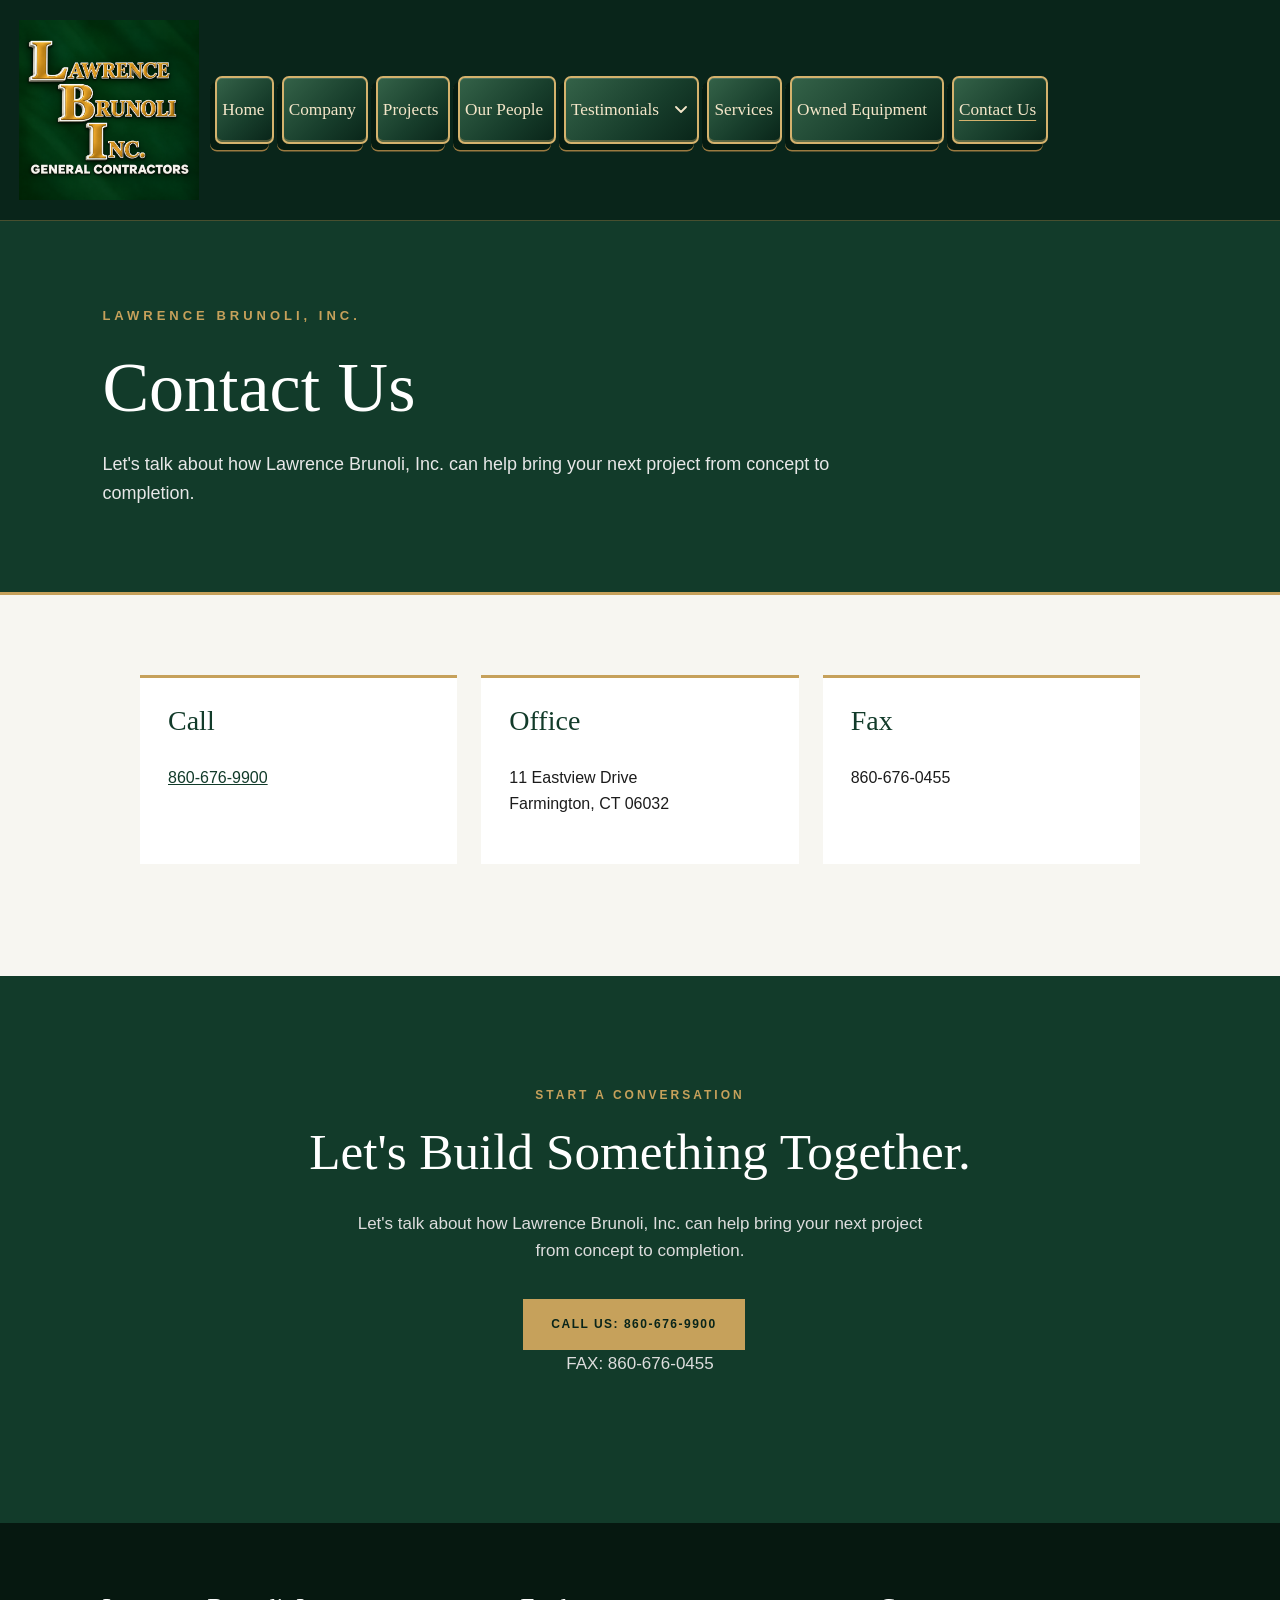
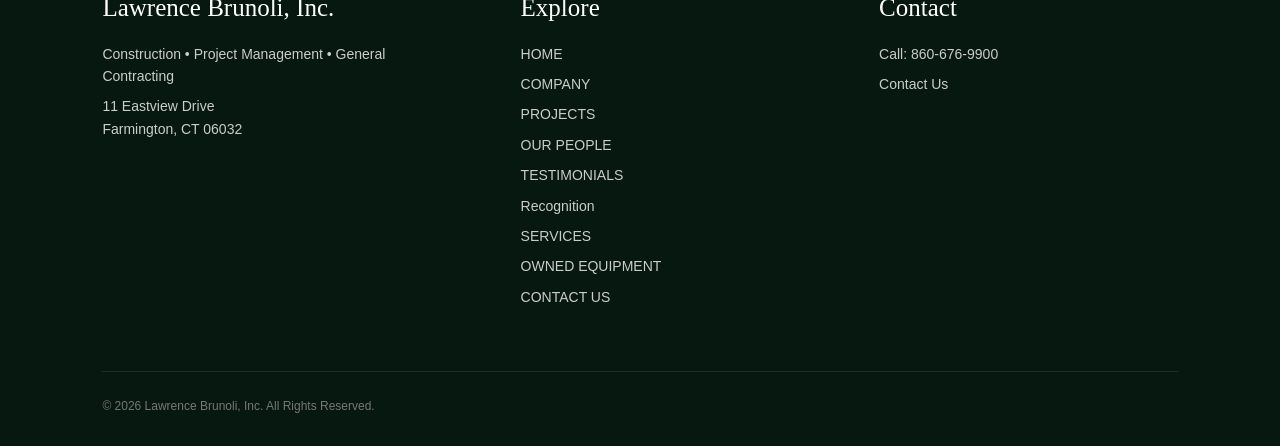
<file: contact.html>
<!DOCTYPE html>
<html lang="en">
<head>
    <meta charset="UTF-8">
    <meta name="viewport" content="width=device-width, initial-scale=1.0">
    <title>Contact Us | Lawrence Brunoli, Inc.</title>
    <meta name="description" content="Let&#x27;s talk about how Lawrence Brunoli, Inc. can help bring your next project from concept to completion.">
    <link rel="stylesheet" href="site.css">
    <script src="site.js" defer></script>
</head>
<body>
<a class="skip-link" href="#main-content">Skip to content</a>
<header class="site-header">
    <nav class="site-navigation" aria-label="Main navigation">
        <a href="index.html" class="logo" aria-label="Lawrence Brunoli, Inc. — Home">
            <img src="ChatGPT%20Image%20Oct%207,%202026,%2003_54_46%20PM.png" alt="Lawrence Brunoli, Inc.">
        </a>
        <button type="button" class="menu-toggle" aria-expanded="false" aria-controls="primary-menu">MENU</button>
        <ul class="nav-links" id="primary-menu">
                <li><a href="index.html"><span class="nav-label" data-label="Home"><span class="nav-label-shadow" aria-hidden="true">Home</span><span class="nav-label-shine" aria-hidden="true">Home</span><span class="nav-label-main">Home</span></span></a></li>
                <li><a href="company.html"><span class="nav-label" data-label="Company"><span class="nav-label-shadow" aria-hidden="true">Company</span><span class="nav-label-shine" aria-hidden="true">Company</span><span class="nav-label-main">Company</span></span></a></li>
                <li><a href="projects.html"><span class="nav-label" data-label="Projects"><span class="nav-label-shadow" aria-hidden="true">Projects</span><span class="nav-label-shine" aria-hidden="true">Projects</span><span class="nav-label-main">Projects</span></span></a></li>
                <li><a href="about.html"><span class="nav-label" data-label="Our People"><span class="nav-label-shadow" aria-hidden="true">Our People</span><span class="nav-label-shine" aria-hidden="true">Our People</span><span class="nav-label-main">Our People</span></span></a></li>
                <li class="nav-testimonials">
                    <a href="testimonials.html"><span class="nav-label" data-label="Testimonials"><span class="nav-label-shadow" aria-hidden="true">Testimonials</span><span class="nav-label-shine" aria-hidden="true">Testimonials</span><span class="nav-label-main">Testimonials</span></span></a>
                    <button class="testimonials-submenu-toggle" type="button" aria-label="Show Recognition submenu" aria-expanded="false" aria-controls="testimonials-submenu"><svg viewBox="0 0 12 8" width="12" height="8" aria-hidden="true" focusable="false"><path d="m1 1 5 5 5-5" fill="none" stroke="currentColor" stroke-width="1.8" stroke-linecap="round" stroke-linejoin="round"/></svg></button>
                    <ul class="testimonials-submenu" id="testimonials-submenu" hidden><li><a href="recognition.html">Recognition</a></li></ul>
                </li>
                <li><a href="services.html"><span class="nav-label" data-label="Services"><span class="nav-label-shadow" aria-hidden="true">Services</span><span class="nav-label-shine" aria-hidden="true">Services</span><span class="nav-label-main">Services</span></span></a></li>
                <li><a href="equipment.html"><span class="nav-label" data-label="Owned Equipment"><span class="nav-label-shadow" aria-hidden="true">Owned Equipment</span><span class="nav-label-shine" aria-hidden="true">Owned Equipment</span><span class="nav-label-main">Owned Equipment</span></span></a></li>
                <li><a href="contact.html" aria-current="page"><span class="nav-label" data-label="Contact Us"><span class="nav-label-shadow" aria-hidden="true">Contact Us</span><span class="nav-label-shine" aria-hidden="true">Contact Us</span><span class="nav-label-main">Contact Us</span></span></a></li>
        </ul>
    </nav>
</header>
<main id="main-content">
    <div class="page-hero">
        <div class="eyebrow">LAWRENCE BRUNOLI, INC.</div>
        <h1>Contact Us</h1>
        <p>Let's talk about how Lawrence Brunoli, Inc. can help bring your next project from concept to completion.</p>
    </div>
<section class="content">
    <div class="content-inner">
        <div class="contact-details">
            <div class="contact-detail"><h2>Call</h2><a href="tel:8606769900">860-676-9900</a></div>
            <div class="contact-detail"><h2>Office</h2><p>11 Eastview Drive<br>Farmington, CT 06032</p></div>
            <div class="contact-detail"><h2>Fax</h2><p>860-676-0455</p></div>
        </div>
    </div>
</section><section class="cta" id="contact">

        <div class="section-label">
            Start a Conversation
        </div>

        <h2>
    Let's Build Something Together.
</h2>

        <p>
            Let's talk about how Lawrence Brunoli, Inc. can help bring your
            next project from concept to completion.
        </p>

        <a href="tel:8606769900" class="button button-gold">
            CALL US: 860-676-9900
</a>
<p>FAX: 860-676-0455</p>

    </section>
</main>
<footer class="site-footer">

        <div class="footer-grid">

            <div>

                <h3>
                    Lawrence Brunoli, Inc.
                </h3>

                <p>
                    Construction • Project Management • General Contracting
                </p>

                <p>
                    11 Eastview Drive<br>
                    Farmington, CT 06032
                </p>

            </div>


            <div>

                <h3>
                    Explore
                </h3>

                <a href="index.html">HOME</a>
                <a href="company.html">COMPANY</a>
                <a href="projects.html">PROJECTS</a>
                <a href="about.html">OUR PEOPLE</a>
                <a href="testimonials.html">TESTIMONIALS</a>
                <a href="recognition.html">Recognition</a>
                <a href="services.html">SERVICES</a>
                <a href="equipment.html">OWNED EQUIPMENT</a>
                <a href="contact.html">CONTACT US</a>

            </div>


            <div>

                <h3>
                    Contact
                </h3>

                <a href="tel:8606769900">
                    Call: 860-676-9900
                </a>

                <a href="contact.html">
                    Contact Us
                </a>

            </div>

        </div>

        <div class="copyright">
            © 2026 Lawrence Brunoli, Inc. All Rights Reserved.
        </div>

      </footer>
</body>
</html>
</file>
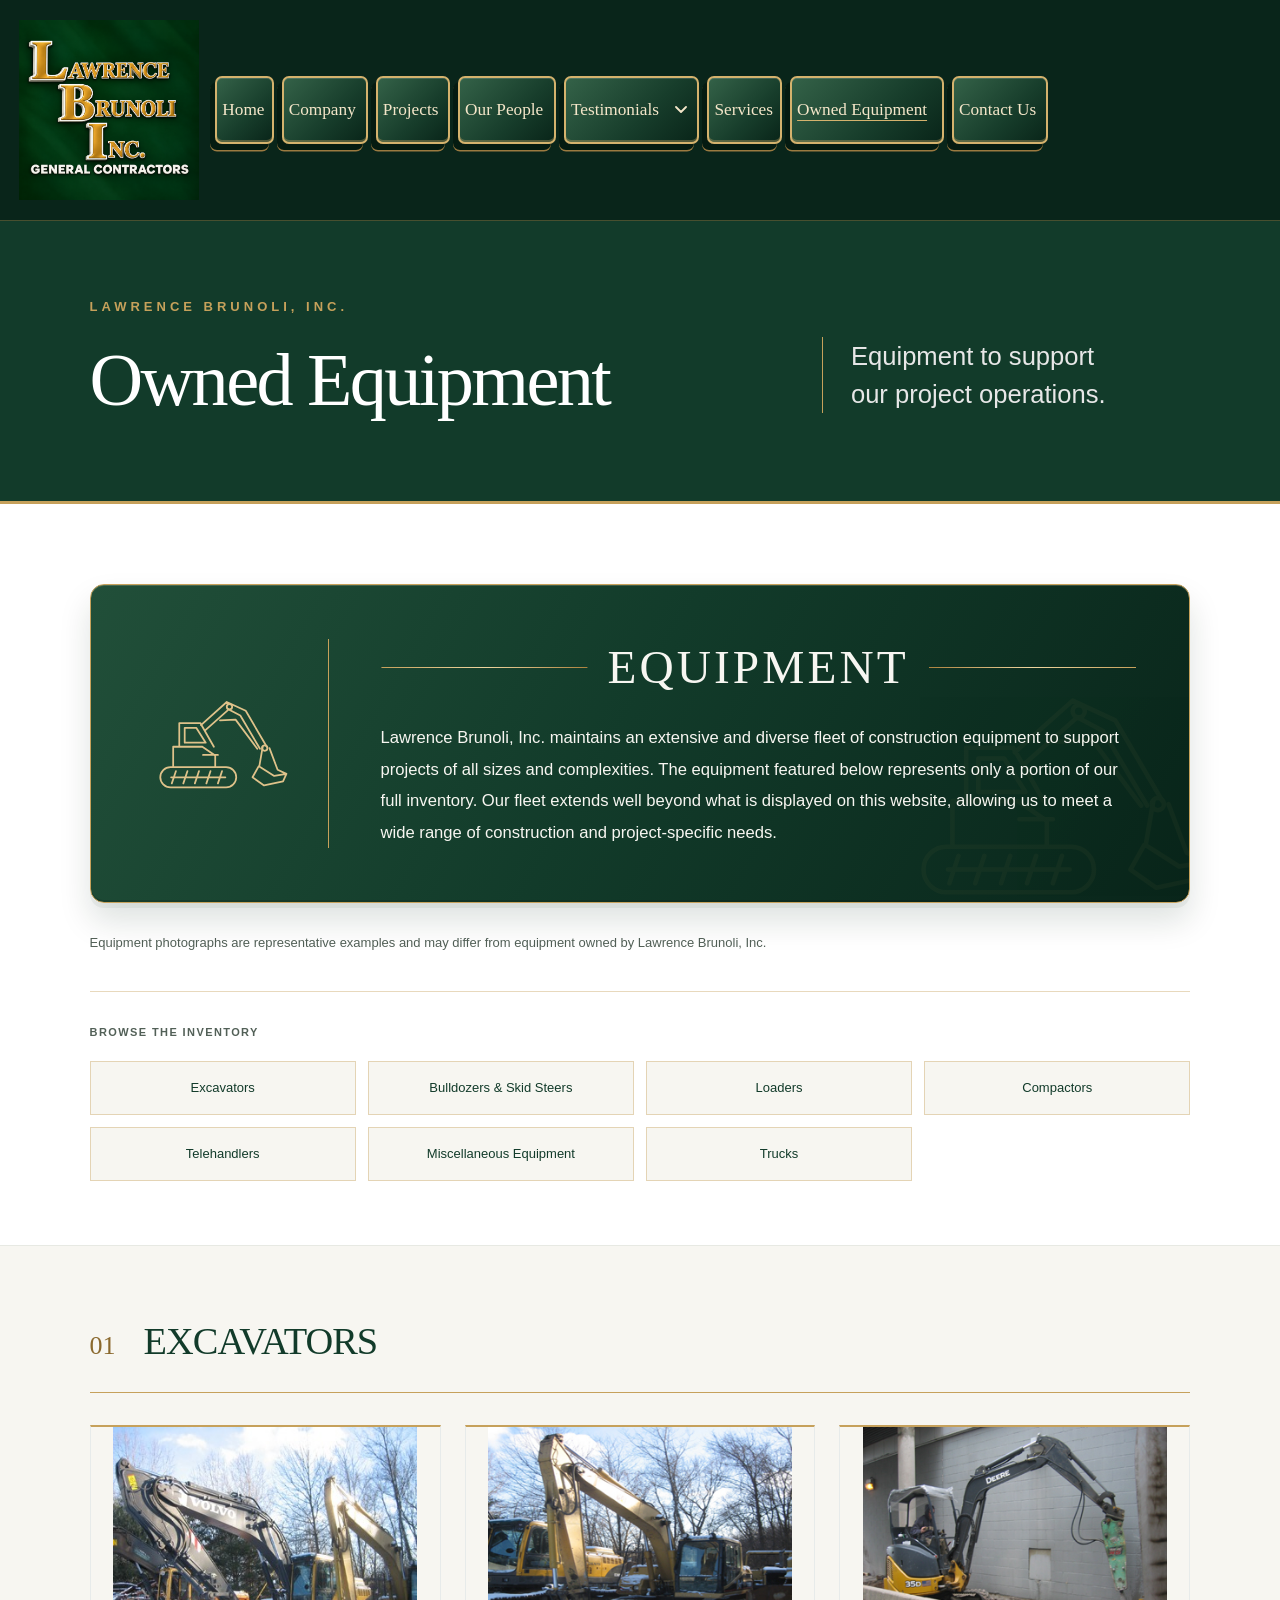
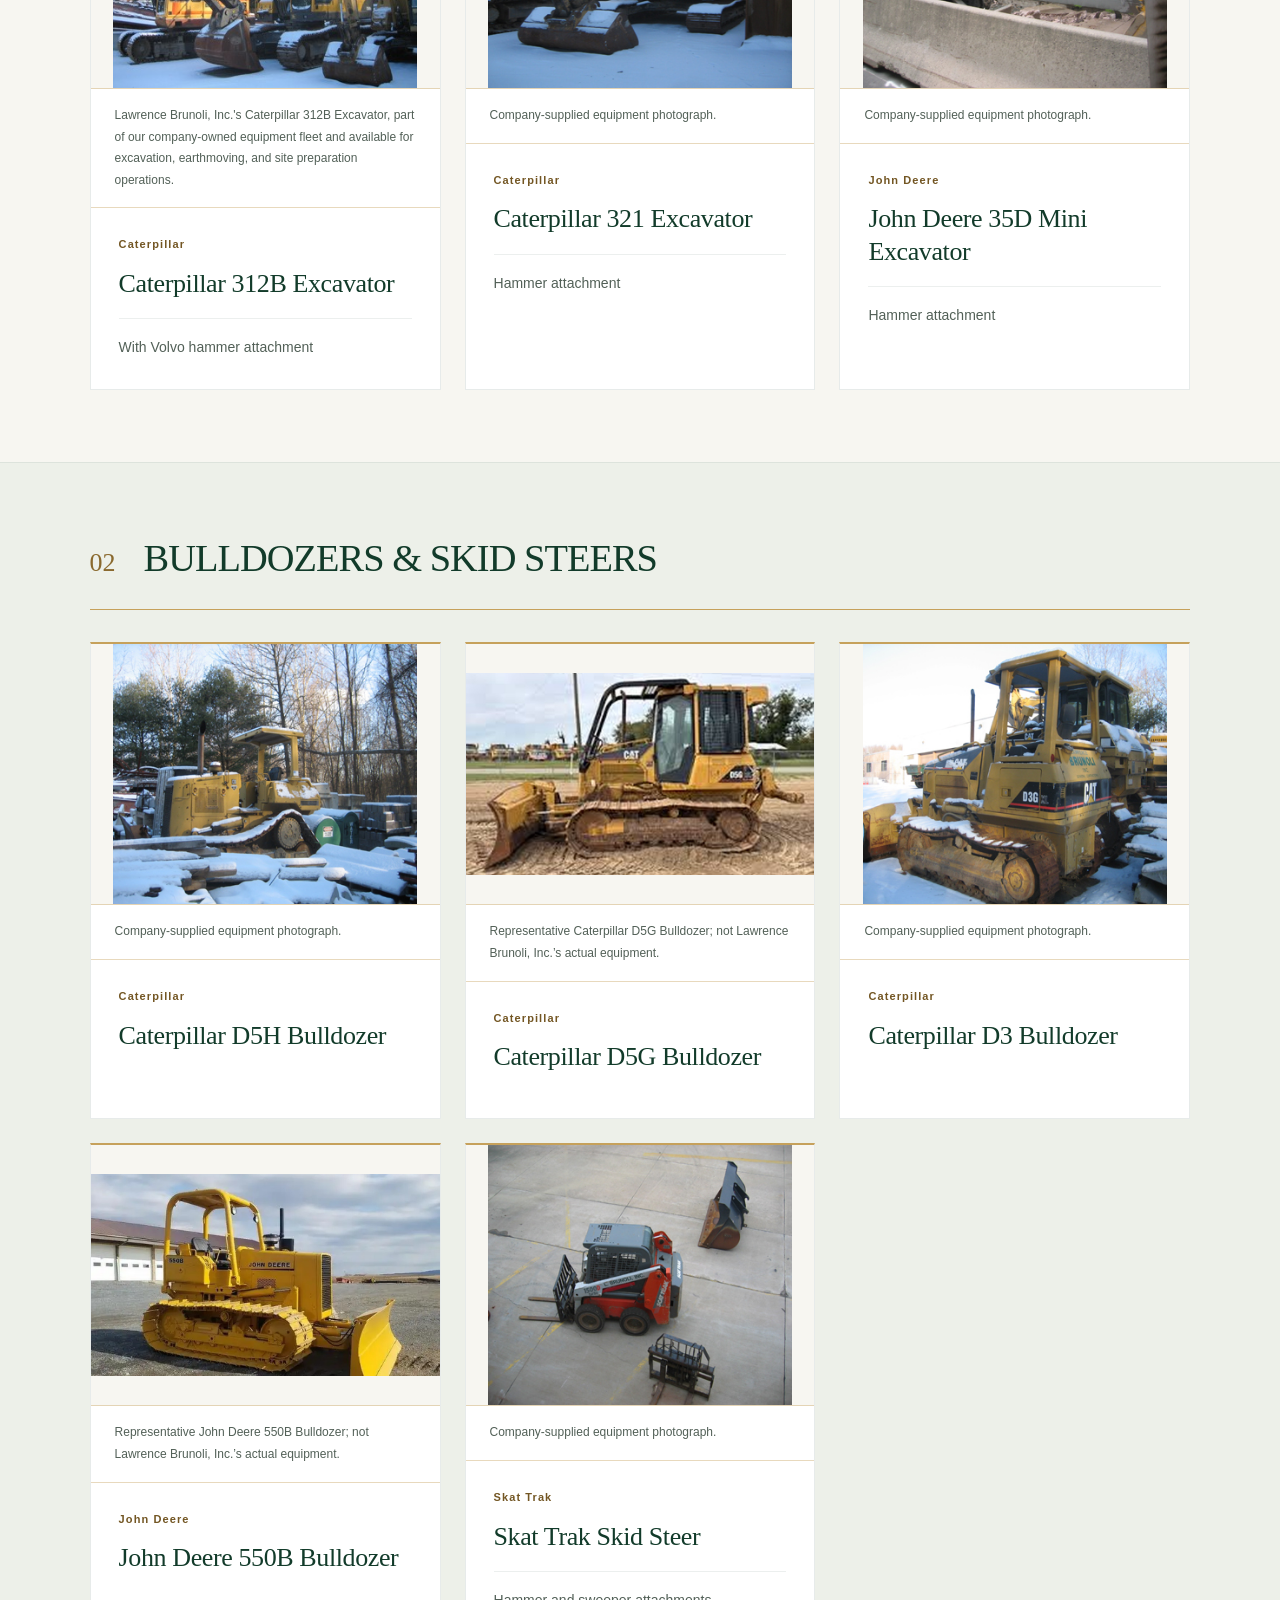
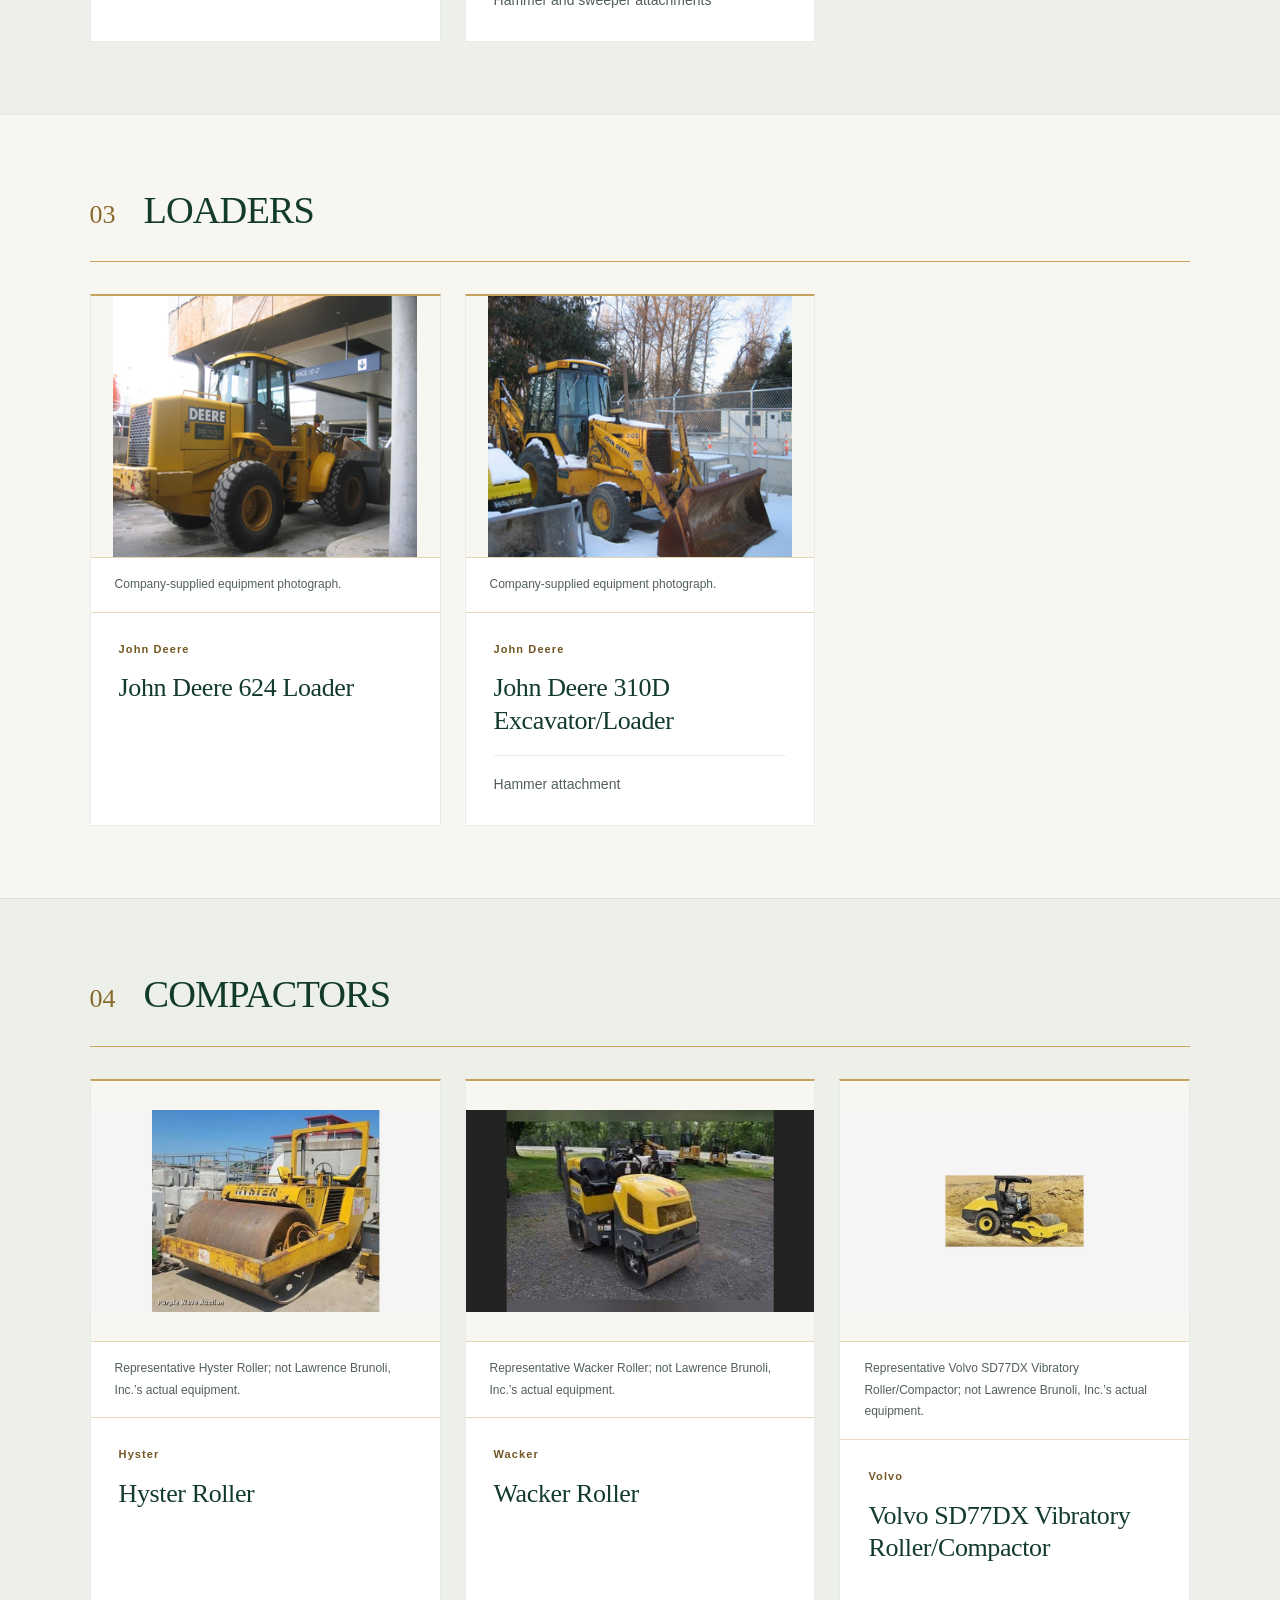
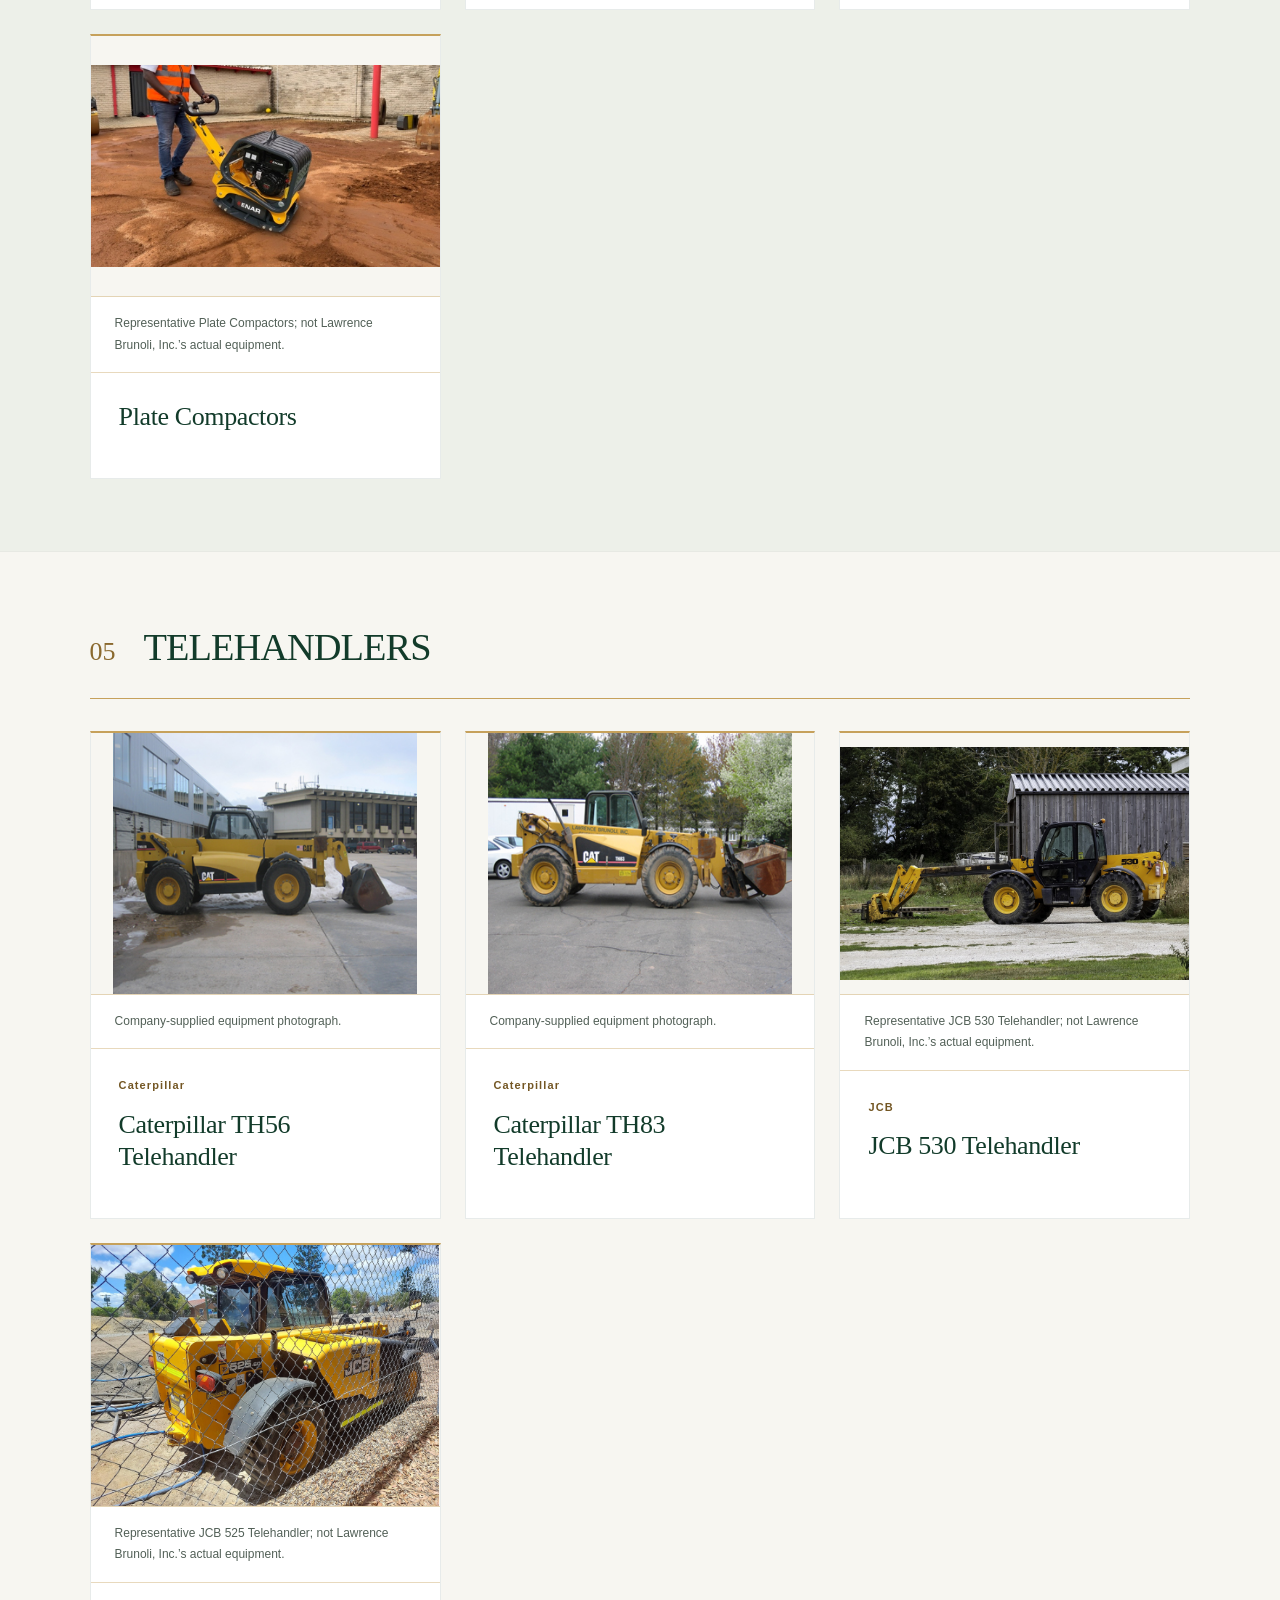
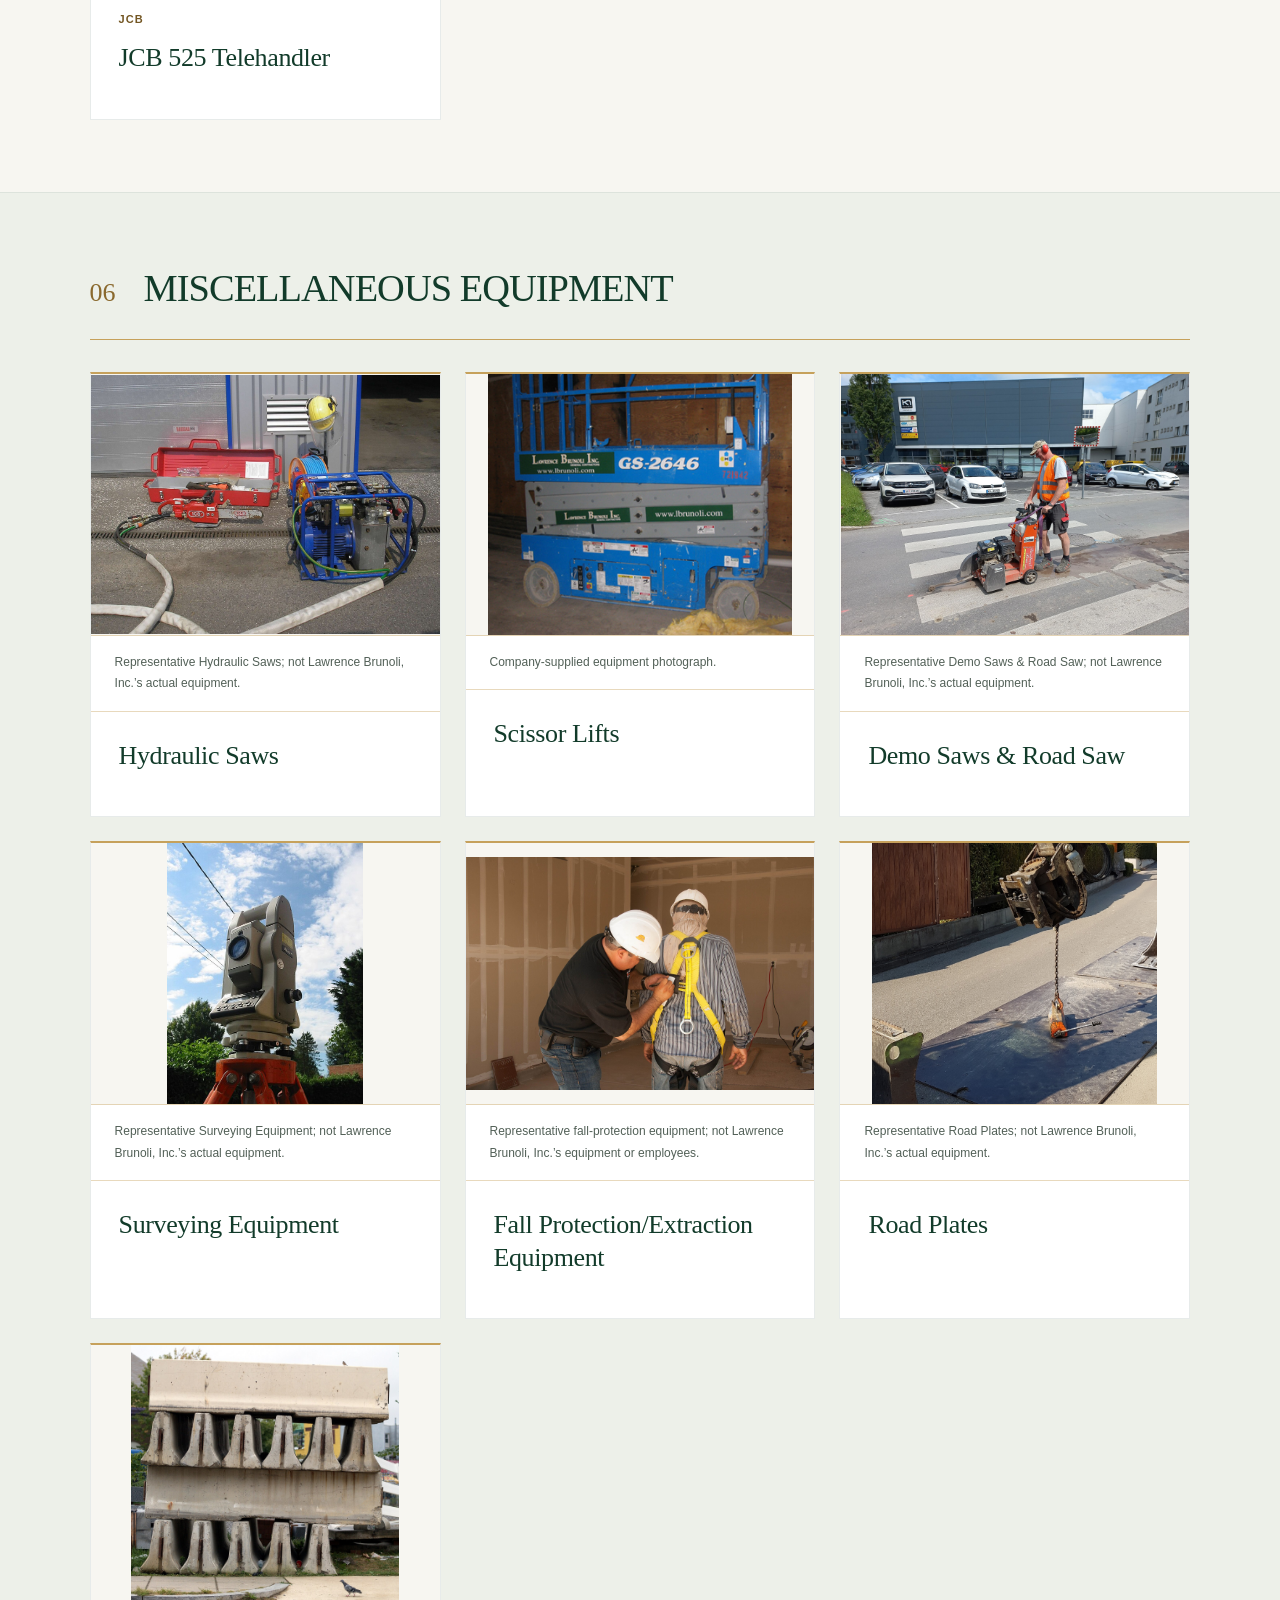
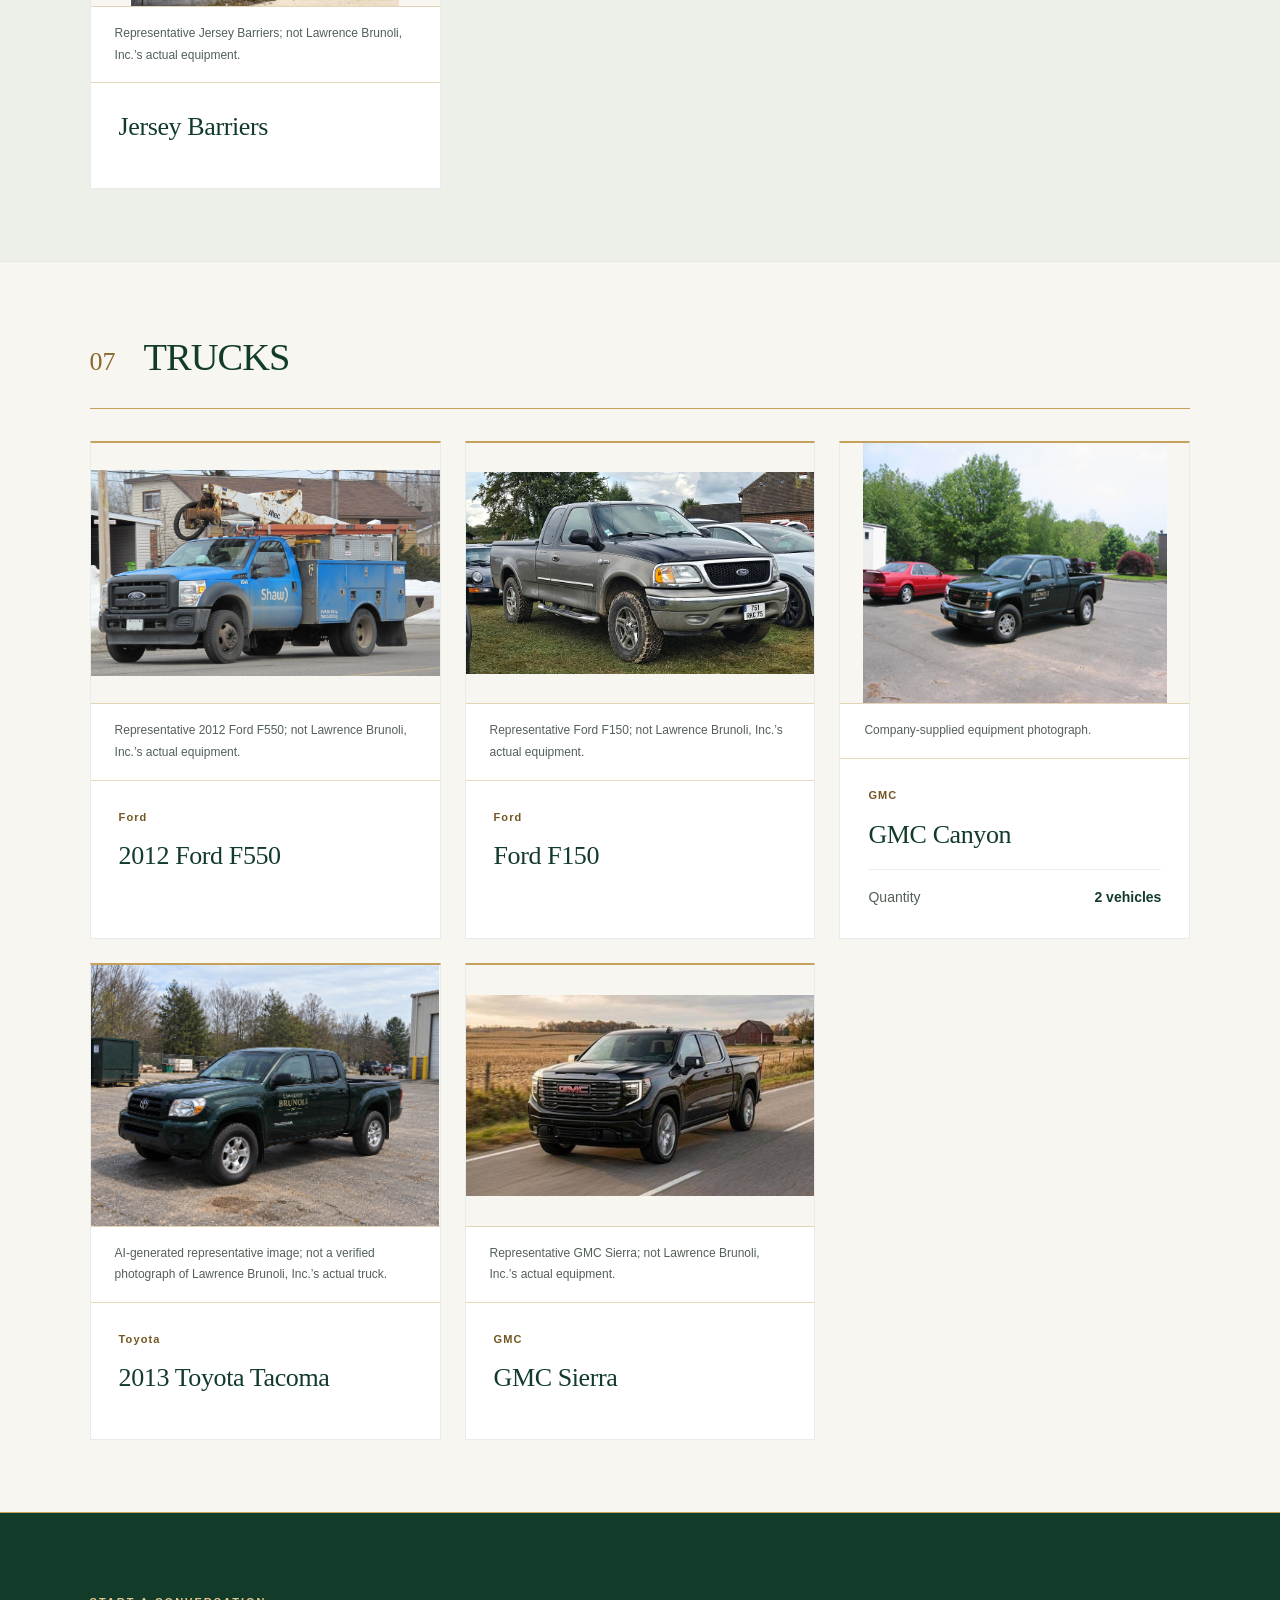
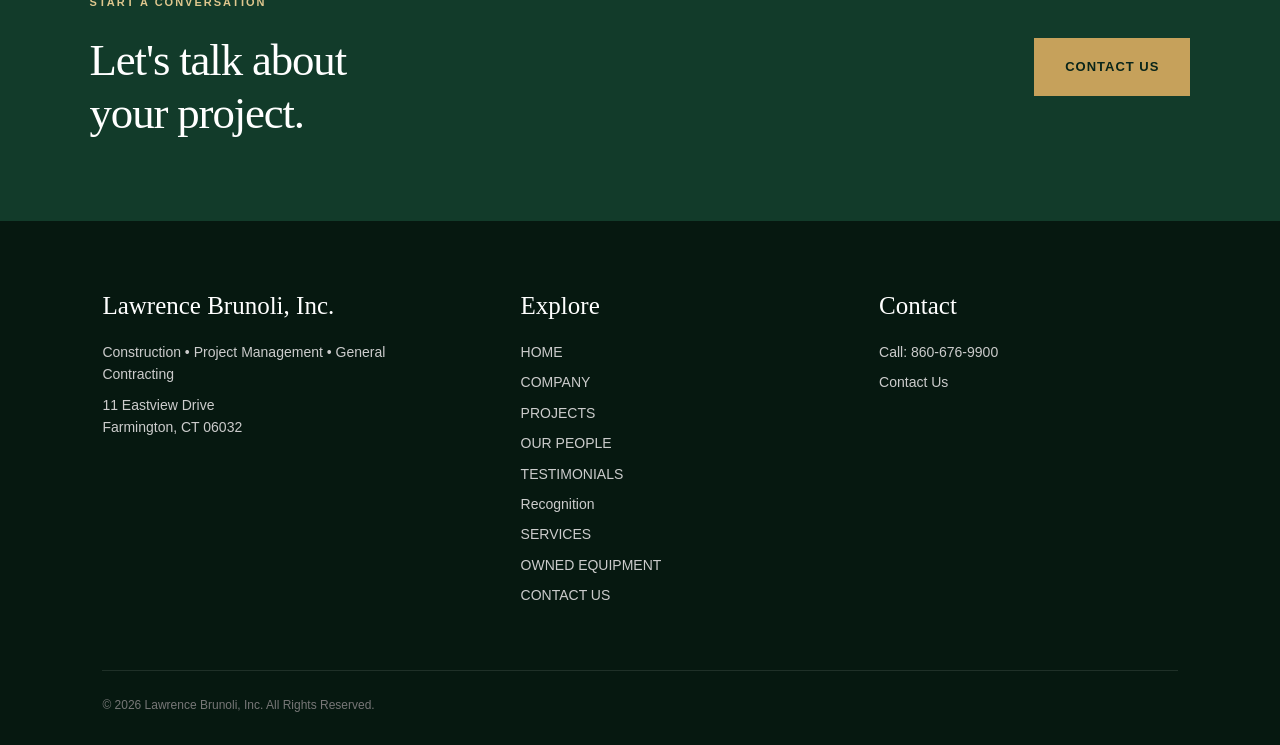
<file: equipment.html>
<!DOCTYPE html>
<html lang="en">
<head>
    <meta charset="UTF-8">
    <meta name="viewport" content="width=device-width, initial-scale=1.0">
    <title>Owned Equipment | Lawrence Brunoli, Inc.</title>
    <meta name="description" content="Explore the company-provided inventory of excavators, bulldozers, loaders, compactors, telehandlers, miscellaneous equipment, and trucks.">
    <link rel="stylesheet" href="site.css">
    <link rel="stylesheet" href="equipment.css">
    <script src="site.js" defer></script>
    <script src="equipment.js" defer></script>
</head>
<body class="equipment-page">
<a class="skip-link" href="#main-content">Skip to content</a>
<header class="site-header">
    <nav class="site-navigation" aria-label="Main navigation">
        <a href="index.html" class="logo" aria-label="Lawrence Brunoli, Inc. — Home">
            <img src="ChatGPT%20Image%20Oct%207,%202026,%2003_54_46%20PM.png" alt="Lawrence Brunoli, Inc.">
        </a>
        <button type="button" class="menu-toggle" aria-expanded="false" aria-controls="primary-menu">MENU</button>
        <ul class="nav-links" id="primary-menu">
                <li><a href="index.html"><span class="nav-label" data-label="Home"><span class="nav-label-shadow" aria-hidden="true">Home</span><span class="nav-label-shine" aria-hidden="true">Home</span><span class="nav-label-main">Home</span></span></a></li>
                <li><a href="company.html"><span class="nav-label" data-label="Company"><span class="nav-label-shadow" aria-hidden="true">Company</span><span class="nav-label-shine" aria-hidden="true">Company</span><span class="nav-label-main">Company</span></span></a></li>
                <li><a href="projects.html"><span class="nav-label" data-label="Projects"><span class="nav-label-shadow" aria-hidden="true">Projects</span><span class="nav-label-shine" aria-hidden="true">Projects</span><span class="nav-label-main">Projects</span></span></a></li>
                <li><a href="about.html"><span class="nav-label" data-label="Our People"><span class="nav-label-shadow" aria-hidden="true">Our People</span><span class="nav-label-shine" aria-hidden="true">Our People</span><span class="nav-label-main">Our People</span></span></a></li>
                <li class="nav-testimonials">
                    <a href="testimonials.html"><span class="nav-label" data-label="Testimonials"><span class="nav-label-shadow" aria-hidden="true">Testimonials</span><span class="nav-label-shine" aria-hidden="true">Testimonials</span><span class="nav-label-main">Testimonials</span></span></a>
                    <button class="testimonials-submenu-toggle" type="button" aria-label="Show Recognition submenu" aria-expanded="false" aria-controls="testimonials-submenu"><svg viewBox="0 0 12 8" width="12" height="8" aria-hidden="true" focusable="false"><path d="m1 1 5 5 5-5" fill="none" stroke="currentColor" stroke-width="1.8" stroke-linecap="round" stroke-linejoin="round"/></svg></button>
                    <ul class="testimonials-submenu" id="testimonials-submenu" hidden><li><a href="recognition.html">Recognition</a></li></ul>
                </li>
                <li><a href="services.html"><span class="nav-label" data-label="Services"><span class="nav-label-shadow" aria-hidden="true">Services</span><span class="nav-label-shine" aria-hidden="true">Services</span><span class="nav-label-main">Services</span></span></a></li>
                <li><a href="equipment.html" aria-current="page"><span class="nav-label" data-label="Owned Equipment"><span class="nav-label-shadow" aria-hidden="true">Owned Equipment</span><span class="nav-label-shine" aria-hidden="true">Owned Equipment</span><span class="nav-label-main">Owned Equipment</span></span></a></li>
                <li><a href="contact.html"><span class="nav-label" data-label="Contact Us"><span class="nav-label-shadow" aria-hidden="true">Contact Us</span><span class="nav-label-shine" aria-hidden="true">Contact Us</span><span class="nav-label-main">Contact Us</span></span></a></li>
        </ul>
    </nav>
</header>
<main id="main-content">
    <div class="page-hero equipment-banner">
        <div class="equipment-container equipment-banner-inner">
            <div>
                <div class="eyebrow">LAWRENCE BRUNOLI, INC.</div>
                <h1>Owned Equipment</h1>
            </div>
            <p>Equipment to support<br>our project operations.</p>
        </div>
    </div>

    <section class="equipment-intro" aria-labelledby="equipment-intro-title">
        <div class="equipment-container">
            <div class="equipment-intro-panel">
                <div class="equipment-intro-icon" aria-hidden="true">
                    <svg viewBox="0 0 230 180" focusable="false" fill="none" stroke="currentColor" stroke-width="2.6" stroke-linecap="round" stroke-linejoin="round"><rect x="24" y="124" width="112" height="30" rx="15"/><path d="M40 139h80M47 130l-6 18m23-18-6 18m23-18-6 18m23-18-6 18m23-18-6 18M43 124v-30h43l19 13v17M52 94V59h31l20 35M60 66h17l14 22H60zM87 106h22M84 62l38-34 28 13 31 53M91 69l34-30 17 9 29 49M112 55l23-1 32 43M175 94l-5 29 22 14 18-3-13-6-12-32M169 123l-9 16 17 12 28-6 5-11"/><circle cx="126" cy="35" r="4"/><circle cx="178" cy="96" r="4"/></svg>
                </div>
                <div class="equipment-intro-copy">
                    <h2 id="equipment-intro-title" class="equipment-intro-heading">EQUIPMENT</h2>
                    <p>Lawrence Brunoli, Inc. maintains an extensive and diverse fleet of construction equipment to support projects of all sizes and complexities. The equipment featured below represents only a portion of our full inventory. Our fleet extends well beyond what is displayed on this website, allowing us to meet a wide range of construction and project-specific needs.</p>
                </div>
                <svg class="equipment-intro-watermark" viewBox="0 0 230 180" aria-hidden="true" focusable="false" fill="none" stroke="currentColor" stroke-width="3" stroke-linecap="round" stroke-linejoin="round"><rect x="24" y="124" width="112" height="30" rx="15"/><path d="M40 139h80M47 130l-6 18m23-18-6 18m23-18-6 18m23-18-6 18m23-18-6 18M43 124v-30h43l19 13v17M52 94V59h31l20 35M60 66h17l14 22H60zM87 106h22M84 62l38-34 28 13 31 53M91 69l34-30 17 9 29 49M112 55l23-1 32 43M175 94l-5 29 22 14 18-3-13-6-12-32M169 123l-9 16 17 12 28-6 5-11"/><circle cx="126" cy="35" r="4"/><circle cx="178" cy="96" r="4"/></svg>
            </div>
            <p class="equipment-photography-note">Equipment photographs are representative examples and may differ from equipment owned by Lawrence Brunoli, Inc.</p>
            <nav class="equipment-category-nav" aria-label="Equipment categories">
                <span class="equipment-browse-label">BROWSE THE INVENTORY</span>
                <ul class="equipment-category-links">
                    <li><a href="#excavators">Excavators</a></li>
                    <li><a href="#bulldozers-skid-steers">Bulldozers &amp; Skid Steers</a></li>
                    <li><a href="#loaders">Loaders</a></li>
                    <li><a href="#compactors">Compactors</a></li>
                    <li><a href="#telehandlers">Telehandlers</a></li>
                    <li><a href="#miscellaneous-equipment">Miscellaneous Equipment</a></li>
                    <li><a href="#trucks">Trucks</a></li>
                </ul>
            </nav>
        </div>
    </section>
    <!-- Upload approved JPEGs to the paths in data-image-src (see equipment-images/README.md).
         equipment.js replaces a placeholder only after its local image loads and decodes.
         Missing or unreadable photos keep the existing placeholder. Refresh after uploads. -->
    <section class="equipment-category" id="excavators" aria-labelledby="excavators-title">
        <div class="equipment-container">
            <div class="equipment-category-heading">
                <span class="equipment-category-number" aria-hidden="true">01</span>
                <h2 id="excavators-title">EXCAVATORS</h2>
            </div>
            <div class="equipment-grid">
                <article class="equipment-card" id="equipment-01" aria-labelledby="equipment-01-name">
                    <div class="equipment-photo" data-image-src="equipment-images/volvo-312b.jpg" data-image-rights="pending" data-image-display="requested" data-image-alt="Lawrence Brunoli, Inc.'s Caterpillar 312B Excavator, part of our company-owned equipment fleet and available for excavation, earthmoving, and site preparation operations." data-image-caption="Lawrence Brunoli, Inc.'s Caterpillar 312B Excavator, part of our company-owned equipment fleet and available for excavation, earthmoving, and site preparation operations.">
                        <div class="equipment-photo-placeholder" role="img" aria-label="Photo placeholder for Caterpillar 312B Excavator">
                            <span class="equipment-photo-label">EQUIPMENT PHOTO</span>
                            <span class="equipment-photo-name">Caterpillar 312B Excavator</span>
                            <span class="equipment-photo-status">Equipment photo to follow</span>
                        </div>
                    </div>
                    <div class="equipment-card-body">
                        <div class="equipment-manufacturer">Caterpillar</div>
                        <h3 id="equipment-01-name">Caterpillar 312B Excavator</h3>
                        <p class="equipment-attachment">With Volvo hammer attachment</p>
                    </div>
                </article>
                <article class="equipment-card" id="equipment-02" aria-labelledby="equipment-02-name">
                    <div class="equipment-photo" data-image-src="equipment-images/cat-321-excavator.jpg" data-image-rights="pending" data-image-display="requested" data-image-alt="Caterpillar 321 Excavator — company-supplied equipment photograph" data-image-caption="Company-supplied equipment photograph.">
                        <div class="equipment-photo-placeholder" role="img" aria-label="Photo placeholder for Caterpillar 321 Excavator">
                            <span class="equipment-photo-label">EQUIPMENT PHOTO</span>
                            <span class="equipment-photo-name">Caterpillar 321 Excavator</span>
                            <span class="equipment-photo-status">Equipment photo to follow</span>
                        </div>
                    </div>
                    <div class="equipment-card-body">
                        <div class="equipment-manufacturer">Caterpillar</div>
                        <h3 id="equipment-02-name">Caterpillar 321 Excavator</h3>
                        <p class="equipment-attachment">Hammer attachment</p>
                    </div>
                </article>
                <article class="equipment-card" id="equipment-03" aria-labelledby="equipment-03-name">
                    <div class="equipment-photo" data-image-src="equipment-images/john-deere-35d-mini-excavator.jpg" data-image-rights="pending" data-image-display="requested" data-image-alt="John Deere 35D Mini Excavator — company-supplied equipment photograph" data-image-caption="Company-supplied equipment photograph.">
                        <div class="equipment-photo-placeholder" role="img" aria-label="Photo placeholder for John Deere 35D Mini Excavator">
                            <span class="equipment-photo-label">EQUIPMENT PHOTO</span>
                            <span class="equipment-photo-name">John Deere 35D Mini Excavator</span>
                            <span class="equipment-photo-status">Equipment photo to follow</span>
                        </div>
                    </div>
                    <div class="equipment-card-body">
                        <div class="equipment-manufacturer">John Deere</div>
                        <h3 id="equipment-03-name">John Deere 35D Mini Excavator</h3>
                        <p class="equipment-attachment">Hammer attachment</p>
                    </div>
                </article>
            </div>
        </div>
    </section>
    <section class="equipment-category" id="bulldozers-skid-steers" aria-labelledby="bulldozers-skid-steers-title">
        <div class="equipment-container">
            <div class="equipment-category-heading">
                <span class="equipment-category-number" aria-hidden="true">02</span>
                <h2 id="bulldozers-skid-steers-title">BULLDOZERS &amp; SKID STEERS</h2>
            </div>
            <div class="equipment-grid">
                <article class="equipment-card" id="equipment-04" aria-labelledby="equipment-04-name">
                    <div class="equipment-photo" data-image-src="equipment-images/caterpillar-d5h-original.jpg" data-image-rights="pending" data-image-display="requested" data-image-alt="Caterpillar D5H Bulldozer — company-supplied equipment photograph" data-image-caption="Company-supplied equipment photograph.">
                        <div class="equipment-photo-placeholder" role="img" aria-label="Photo placeholder for Caterpillar D5H Bulldozer">
                            <span class="equipment-photo-label">EQUIPMENT PHOTO</span>
                            <span class="equipment-photo-name">Caterpillar D5H Bulldozer</span>
                            <span class="equipment-photo-status">Equipment photo to follow</span>
                        </div>
                    </div>
                    <div class="equipment-card-body">
                        <div class="equipment-manufacturer">Caterpillar</div>
                        <h3 id="equipment-04-name">Caterpillar D5H Bulldozer</h3>
                    </div>
                </article>
                <article class="equipment-card" id="equipment-05" aria-labelledby="equipment-05-name">
                    <div class="equipment-photo" data-image-src="equipment-images/caterpillar-d5g.jpg" data-image-rights="pending" data-image-display="requested" data-image-alt="Caterpillar D5G Bulldozer — representative equipment photograph" data-image-caption="Representative Caterpillar D5G Bulldozer; not Lawrence Brunoli, Inc.’s actual equipment.">
                        <div class="equipment-photo-placeholder" role="img" aria-label="Photo placeholder for Caterpillar D5G Bulldozer">
                            <span class="equipment-photo-label">EQUIPMENT PHOTO</span>
                            <span class="equipment-photo-name">Caterpillar D5G Bulldozer</span>
                            <span class="equipment-photo-status">Equipment photo to follow</span>
                        </div>
                    </div>
                    <div class="equipment-card-body">
                        <div class="equipment-manufacturer">Caterpillar</div>
                        <h3 id="equipment-05-name">Caterpillar D5G Bulldozer</h3>
                    </div>
                </article>
                <article class="equipment-card" id="equipment-06" aria-labelledby="equipment-06-name">
                    <div class="equipment-photo" data-image-src="equipment-images/caterpillar-d3-original.jpg" data-image-rights="pending" data-image-display="requested" data-image-alt="Caterpillar D3 Bulldozer — company-supplied equipment photograph" data-image-caption="Company-supplied equipment photograph.">
                        <div class="equipment-photo-placeholder" role="img" aria-label="Photo placeholder for Caterpillar D3 Bulldozer">
                            <span class="equipment-photo-label">EQUIPMENT PHOTO</span>
                            <span class="equipment-photo-name">Caterpillar D3 Bulldozer</span>
                            <span class="equipment-photo-status">Equipment photo to follow</span>
                        </div>
                    </div>
                    <div class="equipment-card-body">
                        <div class="equipment-manufacturer">Caterpillar</div>
                        <h3 id="equipment-06-name">Caterpillar D3 Bulldozer</h3>
                    </div>
                </article>
                <article class="equipment-card" id="equipment-07" aria-labelledby="equipment-07-name">
                    <div class="equipment-photo" data-image-src="equipment-images/john-deere-550b.jpg" data-image-rights="pending" data-image-display="requested" data-image-alt="John Deere 550B Bulldozer — representative equipment photograph" data-image-caption="Representative John Deere 550B Bulldozer; not Lawrence Brunoli, Inc.’s actual equipment.">
                        <div class="equipment-photo-placeholder" role="img" aria-label="Photo placeholder for John Deere 550B Bulldozer">
                            <span class="equipment-photo-label">EQUIPMENT PHOTO</span>
                            <span class="equipment-photo-name">John Deere 550B Bulldozer</span>
                            <span class="equipment-photo-status">Equipment photo to follow</span>
                        </div>
                    </div>
                    <div class="equipment-card-body">
                        <div class="equipment-manufacturer">John Deere</div>
                        <h3 id="equipment-07-name">John Deere 550B Bulldozer</h3>
                    </div>
                </article>
                <article class="equipment-card" id="equipment-08" aria-labelledby="equipment-08-name">
                    <div class="equipment-photo" data-image-src="equipment-images/skat-trak-skid-steer.jpg" data-image-rights="pending" data-image-display="requested" data-image-alt="Skat Trak Skid Steer — company-supplied equipment photograph" data-image-caption="Company-supplied equipment photograph.">
                        <div class="equipment-photo-placeholder" role="img" aria-label="Photo placeholder for Skat Trak Skid Steer">
                            <span class="equipment-photo-label">EQUIPMENT PHOTO</span>
                            <span class="equipment-photo-name">Skat Trak Skid Steer</span>
                            <span class="equipment-photo-status">Equipment photo to follow</span>
                        </div>
                    </div>
                    <div class="equipment-card-body">
                        <div class="equipment-manufacturer">Skat Trak</div>
                        <h3 id="equipment-08-name">Skat Trak Skid Steer</h3>
                        <p class="equipment-attachment">Hammer and sweeper attachments</p>
                    </div>
                </article>
            </div>
        </div>
    </section>
    <section class="equipment-category" id="loaders" aria-labelledby="loaders-title">
        <div class="equipment-container">
            <div class="equipment-category-heading">
                <span class="equipment-category-number" aria-hidden="true">03</span>
                <h2 id="loaders-title">LOADERS</h2>
            </div>
            <div class="equipment-grid">
                <article class="equipment-card" id="equipment-09" aria-labelledby="equipment-09-name">
                    <div class="equipment-photo" data-image-src="equipment-images/john-deere-624-loader.jpg" data-image-rights="pending" data-image-display="requested" data-image-alt="John Deere 624 Loader — company-supplied equipment photograph" data-image-caption="Company-supplied equipment photograph.">
                        <div class="equipment-photo-placeholder" role="img" aria-label="Photo placeholder for John Deere 624 Loader">
                            <span class="equipment-photo-label">EQUIPMENT PHOTO</span>
                            <span class="equipment-photo-name">John Deere 624 Loader</span>
                            <span class="equipment-photo-status">Equipment photo to follow</span>
                        </div>
                    </div>
                    <div class="equipment-card-body">
                        <div class="equipment-manufacturer">John Deere</div>
                        <h3 id="equipment-09-name">John Deere 624 Loader</h3>
                    </div>
                </article>
                <article class="equipment-card" id="equipment-10" aria-labelledby="equipment-10-name">
                    <div class="equipment-photo" data-image-src="equipment-images/john-deere-310d-loader.jpg" data-image-rights="pending" data-image-display="requested" data-image-alt="John Deere 310D Excavator/Loader — company-supplied equipment photograph" data-image-caption="Company-supplied equipment photograph.">
                        <div class="equipment-photo-placeholder" role="img" aria-label="Photo placeholder for John Deere 310D Excavator/Loader">
                            <span class="equipment-photo-label">EQUIPMENT PHOTO</span>
                            <span class="equipment-photo-name">John Deere 310D Excavator/Loader</span>
                            <span class="equipment-photo-status">Equipment photo to follow</span>
                        </div>
                    </div>
                    <div class="equipment-card-body">
                        <div class="equipment-manufacturer">John Deere</div>
                        <h3 id="equipment-10-name">John Deere 310D Excavator/Loader</h3>
                        <p class="equipment-attachment">Hammer attachment</p>
                    </div>
                </article>
            </div>
        </div>
    </section>
    <section class="equipment-category" id="compactors" aria-labelledby="compactors-title">
        <div class="equipment-container">
            <div class="equipment-category-heading">
                <span class="equipment-category-number" aria-hidden="true">04</span>
                <h2 id="compactors-title">COMPACTORS</h2>
            </div>
            <div class="equipment-grid">
                <article class="equipment-card" id="equipment-11" aria-labelledby="equipment-11-name">
                    <div class="equipment-photo" data-image-src="equipment-images/hyster-roller.jpg" data-image-rights="pending" data-image-display="requested" data-image-alt="Hyster Roller — representative equipment photograph" data-image-caption="Representative Hyster Roller; not Lawrence Brunoli, Inc.’s actual equipment.">
                        <div class="equipment-photo-placeholder" role="img" aria-label="Photo placeholder for Hyster Roller">
                            <span class="equipment-photo-label">EQUIPMENT PHOTO</span>
                            <span class="equipment-photo-name">Hyster Roller</span>
                            <span class="equipment-photo-status">Equipment photo to follow</span>
                        </div>
                    </div>
                    <div class="equipment-card-body">
                        <div class="equipment-manufacturer">Hyster</div>
                        <h3 id="equipment-11-name">Hyster Roller</h3>
                    </div>
                </article>
                <article class="equipment-card" id="equipment-12" aria-labelledby="equipment-12-name">
                    <div class="equipment-photo" data-image-src="equipment-images/wacker-roller.jpg" data-image-rights="pending" data-image-display="requested" data-image-alt="Wacker Roller — representative equipment photograph" data-image-caption="Representative Wacker Roller; not Lawrence Brunoli, Inc.’s actual equipment.">
                        <div class="equipment-photo-placeholder" role="img" aria-label="Photo placeholder for Wacker Roller">
                            <span class="equipment-photo-label">EQUIPMENT PHOTO</span>
                            <span class="equipment-photo-name">Wacker Roller</span>
                            <span class="equipment-photo-status">Equipment photo to follow</span>
                        </div>
                    </div>
                    <div class="equipment-card-body">
                        <div class="equipment-manufacturer">Wacker</div>
                        <h3 id="equipment-12-name">Wacker Roller</h3>
                    </div>
                </article>
                <article class="equipment-card" id="equipment-13" aria-labelledby="equipment-13-name">
                    <div class="equipment-photo" data-image-src="equipment-images/volvo-sd77dx.jpg" data-image-rights="pending" data-image-display="requested" data-image-alt="Volvo vibratory roller/compactor — representative equipment photograph" data-image-caption="Representative Volvo SD77DX Vibratory Roller/Compactor; not Lawrence Brunoli, Inc.’s actual equipment.">
                        <div class="equipment-photo-placeholder" role="img" aria-label="Photo placeholder for Volvo SD77DX Vibratory Roller/Compactor">
                            <span class="equipment-photo-label">EQUIPMENT PHOTO</span>
                            <span class="equipment-photo-name">Volvo SD77DX Vibratory Roller/Compactor</span>
                            <span class="equipment-photo-status">Equipment photo to follow</span>
                        </div>
                    </div>
                    <div class="equipment-card-body">
                        <div class="equipment-manufacturer">Volvo</div>
                        <h3 id="equipment-13-name">Volvo SD77DX Vibratory Roller/Compactor</h3>
                    </div>
                </article>
                <article class="equipment-card" id="equipment-14" aria-labelledby="equipment-14-name">
                    <div class="equipment-photo" data-image-src="equipment-images/plate-compactors.jpg" data-image-rights="pending" data-image-display="requested" data-image-alt="Plate Compactors — representative equipment photograph" data-image-caption="Representative Plate Compactors; not Lawrence Brunoli, Inc.’s actual equipment.">
                        <div class="equipment-photo-placeholder" role="img" aria-label="Photo placeholder for Plate Compactors">
                            <span class="equipment-photo-label">EQUIPMENT PHOTO</span>
                            <span class="equipment-photo-name">Plate Compactors</span>
                            <span class="equipment-photo-status">Equipment photo to follow</span>
                        </div>
                    </div>
                    <div class="equipment-card-body">
                        <h3 id="equipment-14-name">Plate Compactors</h3>
                    </div>
                </article>
            </div>
        </div>
    </section>
    <section class="equipment-category" id="telehandlers" aria-labelledby="telehandlers-title">
        <div class="equipment-container">
            <div class="equipment-category-heading">
                <span class="equipment-category-number" aria-hidden="true">05</span>
                <h2 id="telehandlers-title">TELEHANDLERS</h2>
            </div>
            <div class="equipment-grid">
                <article class="equipment-card" id="equipment-15" aria-labelledby="equipment-15-name">
                    <div class="equipment-photo" data-image-src="equipment-images/caterpillar-th56-original.jpg" data-image-rights="pending" data-image-display="requested" data-image-alt="Caterpillar TH56 Telehandler — company-supplied equipment photograph" data-image-caption="Company-supplied equipment photograph.">
                        <div class="equipment-photo-placeholder" role="img" aria-label="Photo placeholder for Caterpillar TH56 Telehandler">
                            <span class="equipment-photo-label">EQUIPMENT PHOTO</span>
                            <span class="equipment-photo-name">Caterpillar TH56 Telehandler</span>
                            <span class="equipment-photo-status">Equipment photo to follow</span>
                        </div>
                    </div>
                    <div class="equipment-card-body">
                        <div class="equipment-manufacturer">Caterpillar</div>
                        <h3 id="equipment-15-name">Caterpillar TH56 Telehandler</h3>
                    </div>
                </article>
                <article class="equipment-card" id="equipment-16" aria-labelledby="equipment-16-name">
                    <div class="equipment-photo" data-image-src="equipment-images/caterpillar-th83-original.jpg" data-image-rights="pending" data-image-display="requested" data-image-alt="Caterpillar TH83 Telehandler — company-supplied equipment photograph" data-image-caption="Company-supplied equipment photograph.">
                        <div class="equipment-photo-placeholder" role="img" aria-label="Photo placeholder for Caterpillar TH83 Telehandler">
                            <span class="equipment-photo-label">EQUIPMENT PHOTO</span>
                            <span class="equipment-photo-name">Caterpillar TH83 Telehandler</span>
                            <span class="equipment-photo-status">Equipment photo to follow</span>
                        </div>
                    </div>
                    <div class="equipment-card-body">
                        <div class="equipment-manufacturer">Caterpillar</div>
                        <h3 id="equipment-16-name">Caterpillar TH83 Telehandler</h3>
                    </div>
                </article>
                <article class="equipment-card" id="equipment-17" aria-labelledby="equipment-17-name">
                    <div class="equipment-photo" data-image-src="equipment-images/jcb-530-telehandler.jpg" data-image-rights="pending" data-image-display="requested" data-image-alt="JCB 530-70 — representative equipment photograph" data-image-caption="Representative JCB 530 Telehandler; not Lawrence Brunoli, Inc.’s actual equipment.">
                        <div class="equipment-photo-placeholder" role="img" aria-label="Photo placeholder for JCB 530 Telehandler">
                            <span class="equipment-photo-label">EQUIPMENT PHOTO</span>
                            <span class="equipment-photo-name">JCB 530 Telehandler</span>
                            <span class="equipment-photo-status">Equipment photo to follow</span>
                        </div>
                    </div>
                    <div class="equipment-card-body">
                        <div class="equipment-manufacturer">JCB</div>
                        <h3 id="equipment-17-name">JCB 530 Telehandler</h3>
                    </div>
                </article>
                <article class="equipment-card" id="equipment-18" aria-labelledby="equipment-18-name">
                    <div class="equipment-photo" data-image-src="equipment-images/jcb-525-telehandler.jpg" data-image-rights="pending" data-image-display="requested" data-image-alt="JCB 525-60 — representative equipment photograph" data-image-caption="Representative JCB 525 Telehandler; not Lawrence Brunoli, Inc.’s actual equipment.">
                        <div class="equipment-photo-placeholder" role="img" aria-label="Photo placeholder for JCB 525 Telehandler">
                            <span class="equipment-photo-label">EQUIPMENT PHOTO</span>
                            <span class="equipment-photo-name">JCB 525 Telehandler</span>
                            <span class="equipment-photo-status">Equipment photo to follow</span>
                        </div>
                    </div>
                    <div class="equipment-card-body">
                        <div class="equipment-manufacturer">JCB</div>
                        <h3 id="equipment-18-name">JCB 525 Telehandler</h3>
                    </div>
                </article>
            </div>
        </div>
    </section>
    <section class="equipment-category" id="miscellaneous-equipment" aria-labelledby="miscellaneous-equipment-title">
        <div class="equipment-container">
            <div class="equipment-category-heading">
                <span class="equipment-category-number" aria-hidden="true">06</span>
                <h2 id="miscellaneous-equipment-title">MISCELLANEOUS EQUIPMENT</h2>
            </div>
            <div class="equipment-grid">
                <article class="equipment-card" id="equipment-19" aria-labelledby="equipment-19-name">
                    <div class="equipment-photo" data-image-src="equipment-images/hydraulic-saws.jpg" data-image-rights="pending" data-image-display="requested" data-image-alt="Hydraulic concrete chainsaw and hydraulic power unit — representative equipment photograph" data-image-caption="Representative Hydraulic Saws; not Lawrence Brunoli, Inc.’s actual equipment.">
                        <div class="equipment-photo-placeholder" role="img" aria-label="Photo placeholder for Hydraulic Saws">
                            <span class="equipment-photo-label">EQUIPMENT PHOTO</span>
                            <span class="equipment-photo-name">Hydraulic Saws</span>
                            <span class="equipment-photo-status">Equipment photo to follow</span>
                        </div>
                    </div>
                    <div class="equipment-card-body">
                        <h3 id="equipment-19-name">Hydraulic Saws</h3>
                    </div>
                </article>
                <article class="equipment-card" id="equipment-20" aria-labelledby="equipment-20-name">
                    <div class="equipment-photo" data-image-src="equipment-images/genie-scissor-lifts.jpg" data-image-rights="pending" data-image-display="requested" data-image-alt="Scissor Lifts — company-supplied equipment photograph" data-image-caption="Company-supplied equipment photograph.">
                        <div class="equipment-photo-placeholder" role="img" aria-label="Photo placeholder for Scissor Lifts">
                            <span class="equipment-photo-label">EQUIPMENT PHOTO</span>
                            <span class="equipment-photo-name">Scissor Lifts</span>
                            <span class="equipment-photo-status">Equipment photo to follow</span>
                        </div>
                    </div>
                    <div class="equipment-card-body">
                        <h3 id="equipment-20-name">Scissor Lifts</h3>
                    </div>
                </article>
                <article class="equipment-card" id="equipment-21" aria-labelledby="equipment-21-name">
                    <div class="equipment-photo" data-image-src="equipment-images/demo-saws-road-saw.jpg" data-image-rights="pending" data-image-display="requested" data-image-alt="Worker operating a concrete/asphalt road saw — representative equipment photograph" data-image-caption="Representative Demo Saws &amp; Road Saw; not Lawrence Brunoli, Inc.’s actual equipment.">
                        <div class="equipment-photo-placeholder" role="img" aria-label="Photo placeholder for Demo Saws &amp; Road Saw">
                            <span class="equipment-photo-label">EQUIPMENT PHOTO</span>
                            <span class="equipment-photo-name">Demo Saws &amp; Road Saw</span>
                            <span class="equipment-photo-status">Equipment photo to follow</span>
                        </div>
                    </div>
                    <div class="equipment-card-body">
                        <h3 id="equipment-21-name">Demo Saws &amp; Road Saw</h3>
                    </div>
                </article>
                <article class="equipment-card" id="equipment-22" aria-labelledby="equipment-22-name">
                    <div class="equipment-photo" data-image-src="equipment-images/surveying-equipment.jpg" data-image-rights="pending" data-image-display="requested" data-image-alt="Nikon surveying total station mounted on a tripod — representative equipment photograph" data-image-caption="Representative Surveying Equipment; not Lawrence Brunoli, Inc.’s actual equipment.">
                        <div class="equipment-photo-placeholder" role="img" aria-label="Photo placeholder for Surveying Equipment">
                            <span class="equipment-photo-label">EQUIPMENT PHOTO</span>
                            <span class="equipment-photo-name">Surveying Equipment</span>
                            <span class="equipment-photo-status">Equipment photo to follow</span>
                        </div>
                    </div>
                    <div class="equipment-card-body">
                        <h3 id="equipment-22-name">Surveying Equipment</h3>
                    </div>
                </article>
                <article class="equipment-card" id="equipment-23" aria-labelledby="equipment-23-name">
                    <div class="equipment-photo" data-image-src="equipment-images/fall-protection-extraction-equipment.jpg" data-image-rights="pending" data-image-display="requested" data-image-alt="Worker wearing a safety harness while another person inspects it — representative equipment photograph" data-image-caption="Representative fall-protection equipment; not Lawrence Brunoli, Inc.’s equipment or employees.">
                        <div class="equipment-photo-placeholder" role="img" aria-label="Photo placeholder for Fall Protection/Extraction Equipment">
                            <span class="equipment-photo-label">EQUIPMENT PHOTO</span>
                            <span class="equipment-photo-name">Fall Protection/Extraction Equipment</span>
                            <span class="equipment-photo-status">Equipment photo to follow</span>
                        </div>
                    </div>
                    <div class="equipment-card-body">
                        <h3 id="equipment-23-name">Fall Protection/Extraction Equipment</h3>
                    </div>
                </article>
                <article class="equipment-card" id="equipment-24" aria-labelledby="equipment-24-name">
                    <div class="equipment-photo" data-image-src="equipment-images/road-plates.jpg" data-image-rights="pending" data-image-display="requested" data-image-alt="Steel road plates with lifting equipment — representative equipment photograph" data-image-caption="Representative Road Plates; not Lawrence Brunoli, Inc.’s actual equipment.">
                        <div class="equipment-photo-placeholder" role="img" aria-label="Photo placeholder for Road Plates">
                            <span class="equipment-photo-label">EQUIPMENT PHOTO</span>
                            <span class="equipment-photo-name">Road Plates</span>
                            <span class="equipment-photo-status">Equipment photo to follow</span>
                        </div>
                    </div>
                    <div class="equipment-card-body">
                        <h3 id="equipment-24-name">Road Plates</h3>
                    </div>
                </article>
                <article class="equipment-card" id="equipment-25" aria-labelledby="equipment-25-name">
                    <div class="equipment-photo" data-image-src="equipment-images/jersey-barriers.jpg" data-image-rights="pending" data-image-display="requested" data-image-alt="Stacked concrete Jersey barriers — representative equipment photograph" data-image-caption="Representative Jersey Barriers; not Lawrence Brunoli, Inc.’s actual equipment.">
                        <div class="equipment-photo-placeholder" role="img" aria-label="Photo placeholder for Jersey Barriers">
                            <span class="equipment-photo-label">EQUIPMENT PHOTO</span>
                            <span class="equipment-photo-name">Jersey Barriers</span>
                            <span class="equipment-photo-status">Equipment photo to follow</span>
                        </div>
                    </div>
                    <div class="equipment-card-body">
                        <h3 id="equipment-25-name">Jersey Barriers</h3>
                    </div>
                </article>
            </div>
        </div>
    </section>
    <section class="equipment-category" id="trucks" aria-labelledby="trucks-title">
        <div class="equipment-container">
            <div class="equipment-category-heading">
                <span class="equipment-category-number" aria-hidden="true">07</span>
                <h2 id="trucks-title">TRUCKS</h2>
            </div>
            <div class="equipment-grid">
                <article class="equipment-card" id="equipment-26" aria-labelledby="equipment-26-name">
                    <div class="equipment-photo" data-image-src="equipment-images/2012-ford-f550.jpg" data-image-rights="pending" data-image-display="requested" data-image-alt="2012 Ford F-550 utility service truck — representative equipment photograph" data-image-caption="Representative 2012 Ford F550; not Lawrence Brunoli, Inc.’s actual equipment.">
                        <div class="equipment-photo-placeholder" role="img" aria-label="Photo placeholder for 2012 Ford F550">
                            <span class="equipment-photo-label">EQUIPMENT PHOTO</span>
                            <span class="equipment-photo-name">2012 Ford F550</span>
                            <span class="equipment-photo-status">Equipment photo to follow</span>
                        </div>
                    </div>
                    <div class="equipment-card-body">
                        <div class="equipment-manufacturer">Ford</div>
                        <h3 id="equipment-26-name">2012 Ford F550</h3>
                    </div>
                </article>
                <article class="equipment-card" id="equipment-27" aria-labelledby="equipment-27-name">
                    <div class="equipment-photo" data-image-src="equipment-images/ford-f150.jpg" data-image-rights="pending" data-image-display="requested" data-image-alt="Ford F-150 pickup truck — representative equipment photograph" data-image-caption="Representative Ford F150; not Lawrence Brunoli, Inc.’s actual equipment.">
                        <div class="equipment-photo-placeholder" role="img" aria-label="Photo placeholder for Ford F150">
                            <span class="equipment-photo-label">EQUIPMENT PHOTO</span>
                            <span class="equipment-photo-name">Ford F150</span>
                            <span class="equipment-photo-status">Equipment photo to follow</span>
                        </div>
                    </div>
                    <div class="equipment-card-body">
                        <div class="equipment-manufacturer">Ford</div>
                        <h3 id="equipment-27-name">Ford F150</h3>
                    </div>
                </article>
                <article class="equipment-card" id="equipment-28" aria-labelledby="equipment-28-name">
                    <div class="equipment-photo" data-image-src="equipment-images/gmc-canyon-original.jpg" data-image-rights="pending" data-image-display="requested" data-image-alt="GMC Canyon — company-supplied equipment photograph" data-image-caption="Company-supplied equipment photograph.">
                        <div class="equipment-photo-placeholder" role="img" aria-label="Photo placeholder for GMC Canyon">
                            <span class="equipment-photo-label">EQUIPMENT PHOTO</span>
                            <span class="equipment-photo-name">GMC Canyon</span>
                            <span class="equipment-photo-status">Equipment photo to follow</span>
                        </div>
                    </div>
                    <div class="equipment-card-body">
                        <div class="equipment-manufacturer">GMC</div>
                        <h3 id="equipment-28-name">GMC Canyon</h3>
                        <p class="equipment-quantity"><span>Quantity</span><strong>2 vehicles</strong></p>
                    </div>
                </article>
                <article class="equipment-card" id="equipment-29" aria-labelledby="equipment-29-name">
                    <div class="equipment-photo" data-image-src="equipment-images/toyota-tacoma-lbi.png" data-image-rights="pending" data-image-display="requested" data-image-alt="AI-generated representative image of a Toyota Tacoma; not a verified company vehicle" data-image-caption="AI-generated representative image; not a verified photograph of Lawrence Brunoli, Inc.’s actual truck.">
                        <div class="equipment-photo-placeholder" role="img" aria-label="Photo placeholder for 2013 Toyota Tacoma">
                            <span class="equipment-photo-label">EQUIPMENT PHOTO</span>
                            <span class="equipment-photo-name">2013 Toyota Tacoma</span>
                            <span class="equipment-photo-status">Equipment photo to follow</span>
                        </div>
                    </div>
                    <div class="equipment-card-body">
                        <div class="equipment-manufacturer">Toyota</div>
                        <h3 id="equipment-29-name">2013 Toyota Tacoma</h3>
                    </div>
                </article>
                <article class="equipment-card" id="equipment-30" aria-labelledby="equipment-30-name">
                    <div class="equipment-photo" data-image-src="equipment-images/gmc-sierra.jpg" data-image-rights="pending" data-image-display="requested" data-image-alt="GMC Sierra — representative equipment photograph" data-image-caption="Representative GMC Sierra; not Lawrence Brunoli, Inc.’s actual equipment.">
                        <div class="equipment-photo-placeholder" role="img" aria-label="Photo placeholder for GMC Sierra">
                            <span class="equipment-photo-label">EQUIPMENT PHOTO</span>
                            <span class="equipment-photo-name">GMC Sierra</span>
                            <span class="equipment-photo-status">Equipment photo to follow</span>
                        </div>
                    </div>
                    <div class="equipment-card-body">
                        <div class="equipment-manufacturer">GMC</div>
                        <h3 id="equipment-30-name">GMC Sierra</h3>
                    </div>
                </article>
            </div>
        </div>
    </section>

    <section class="equipment-closing" aria-labelledby="equipment-closing-title">
        <div class="equipment-container equipment-closing-inner">
            <div>
                <div class="equipment-kicker">START A CONVERSATION</div>
                <h2 id="equipment-closing-title">Let's talk about<br>your project.</h2>
            </div>
            <a class="equipment-contact-action" href="contact.html">CONTACT US</a>
        </div>
    </section>
</main>
<footer class="site-footer">

        <div class="footer-grid">

            <div>

                <h3>
                    Lawrence Brunoli, Inc.
                </h3>

                <p>
                    Construction • Project Management • General Contracting
                </p>

                <p>
                    11 Eastview Drive<br>
                    Farmington, CT 06032
                </p>

            </div>


            <div>

                <h3>
                    Explore
                </h3>

                <a href="index.html">HOME</a>
                <a href="company.html">COMPANY</a>
                <a href="projects.html">PROJECTS</a>
                <a href="about.html">OUR PEOPLE</a>
                <a href="testimonials.html">TESTIMONIALS</a>
                <a href="recognition.html">Recognition</a>
                <a href="services.html">SERVICES</a>
                <a href="equipment.html">OWNED EQUIPMENT</a>
                <a href="contact.html">CONTACT US</a>

            </div>


            <div>

                <h3>
                    Contact
                </h3>

                <a href="tel:8606769900">
                    Call: 860-676-9900
                </a>

                <a href="contact.html">
                    Contact Us
                </a>

            </div>

        </div>

        <div class="copyright">
            © 2026 Lawrence Brunoli, Inc. All Rights Reserved.
        </div>

      </footer>
</body>
</html>
</file>
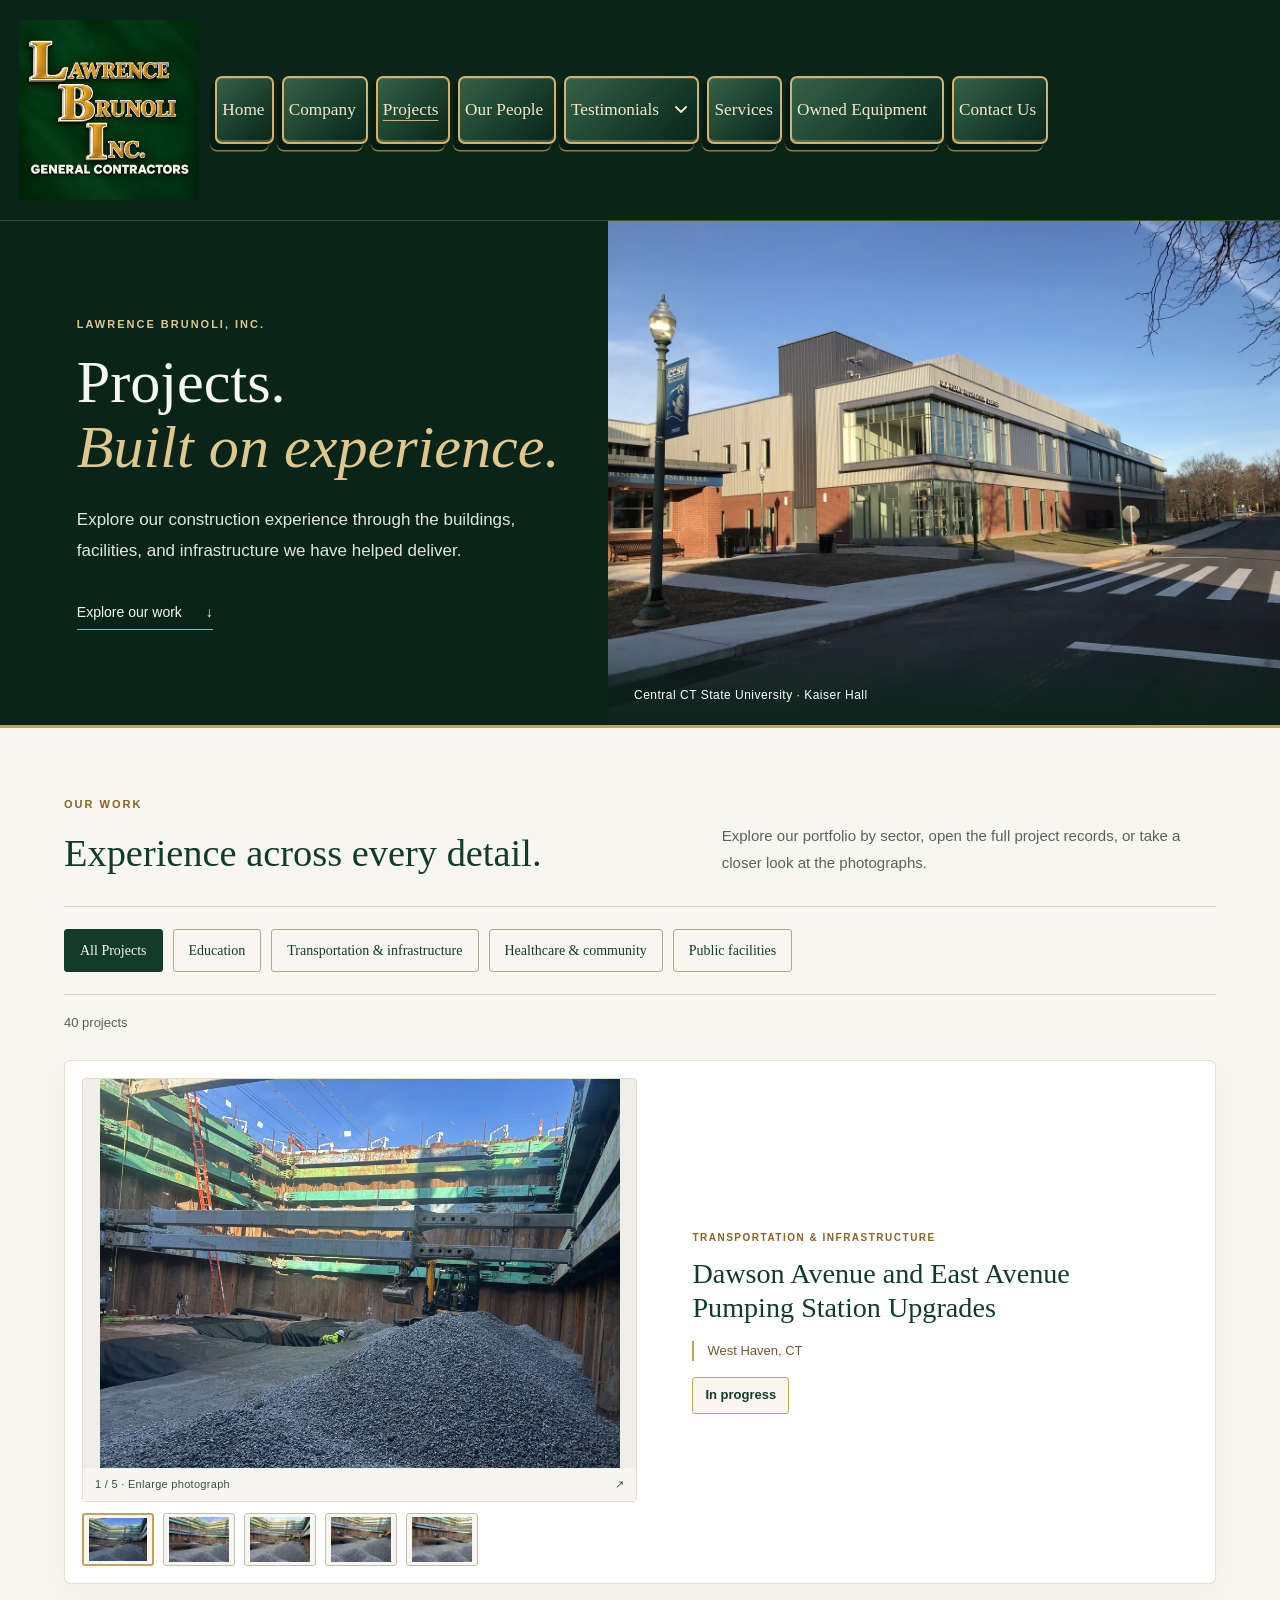
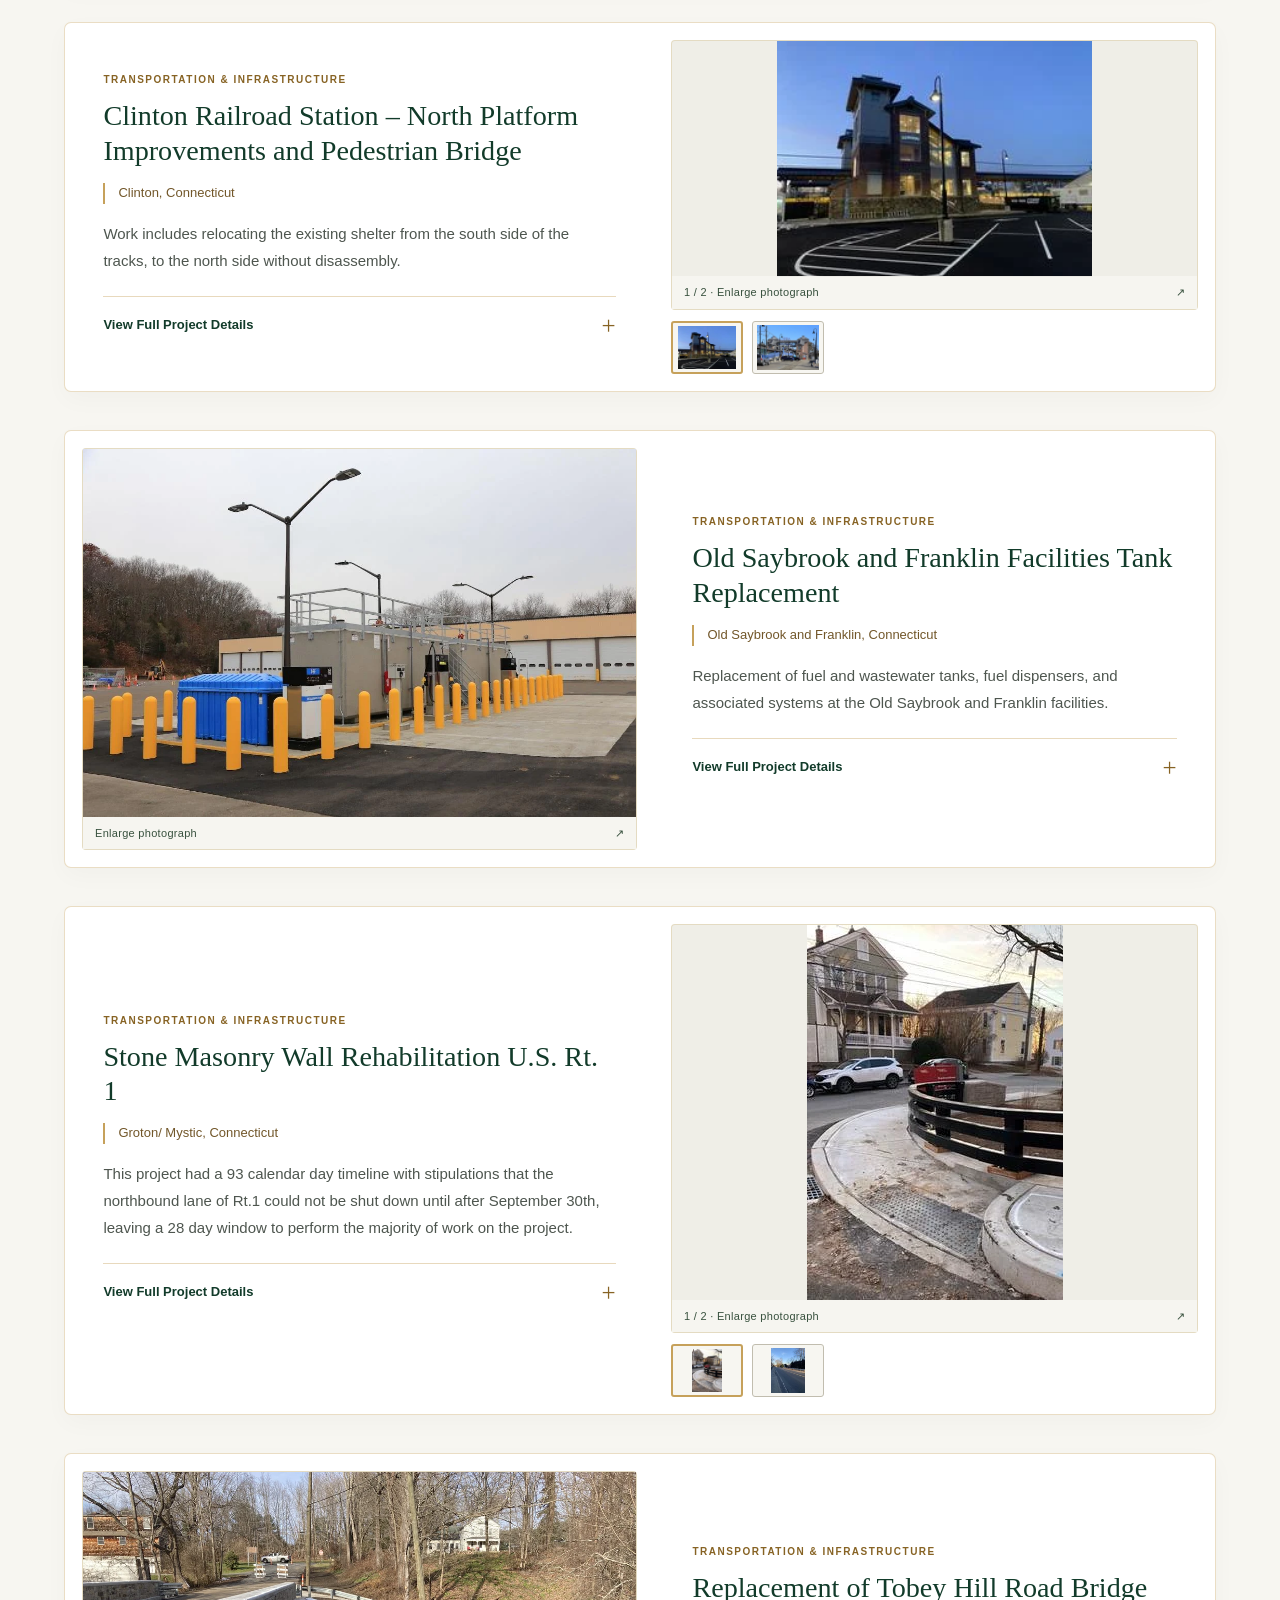
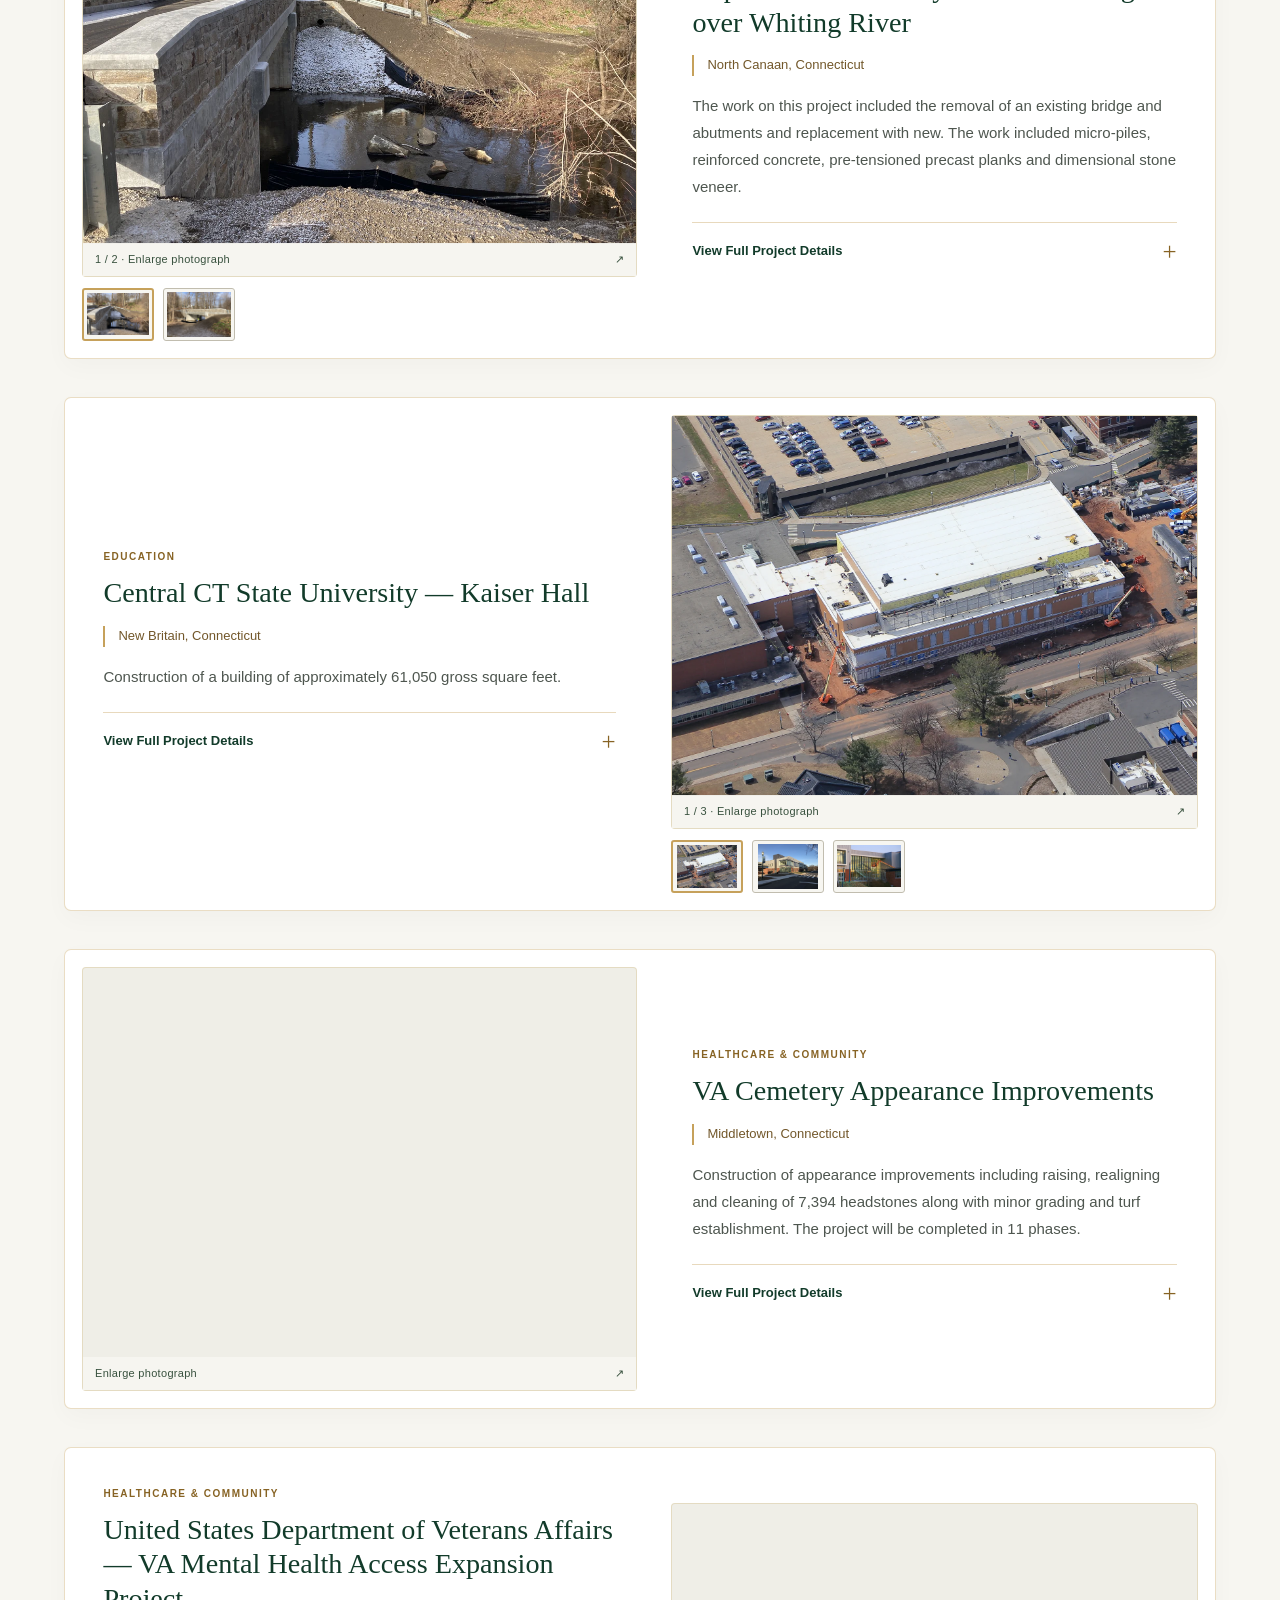
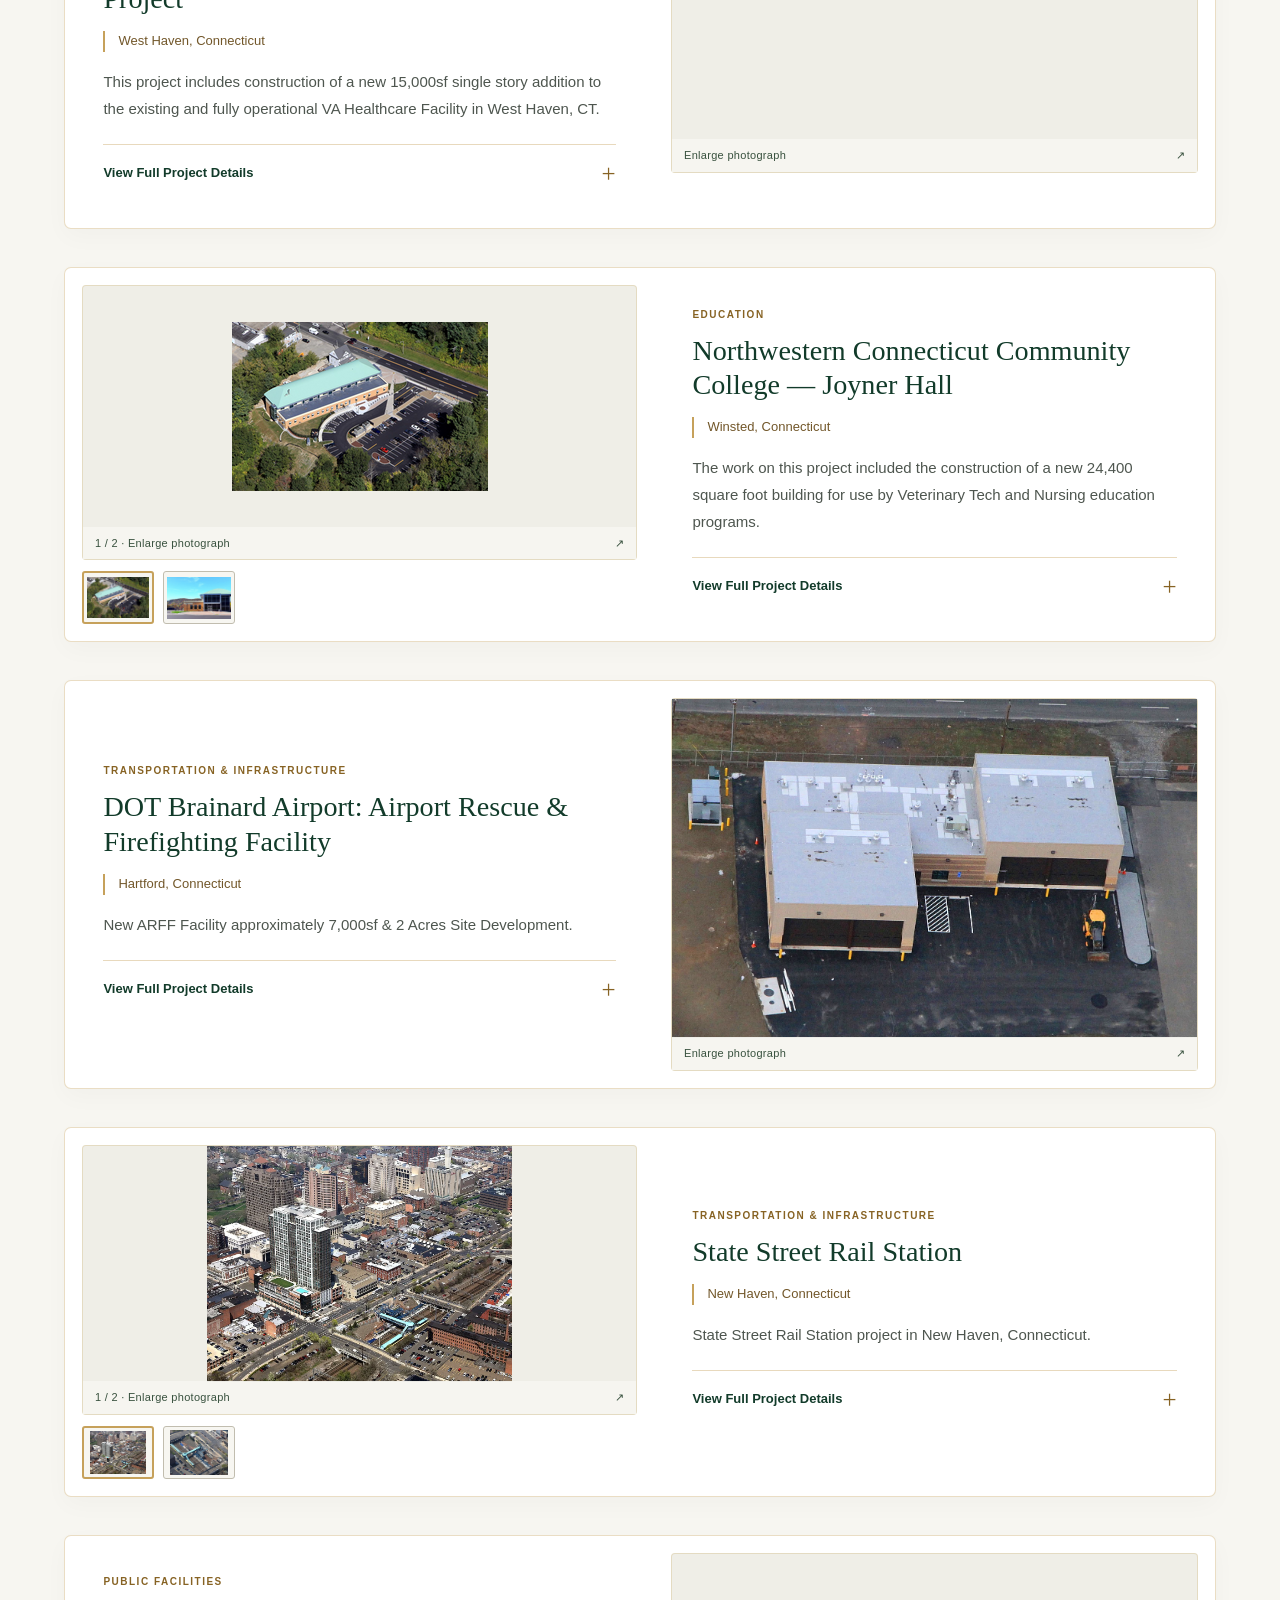
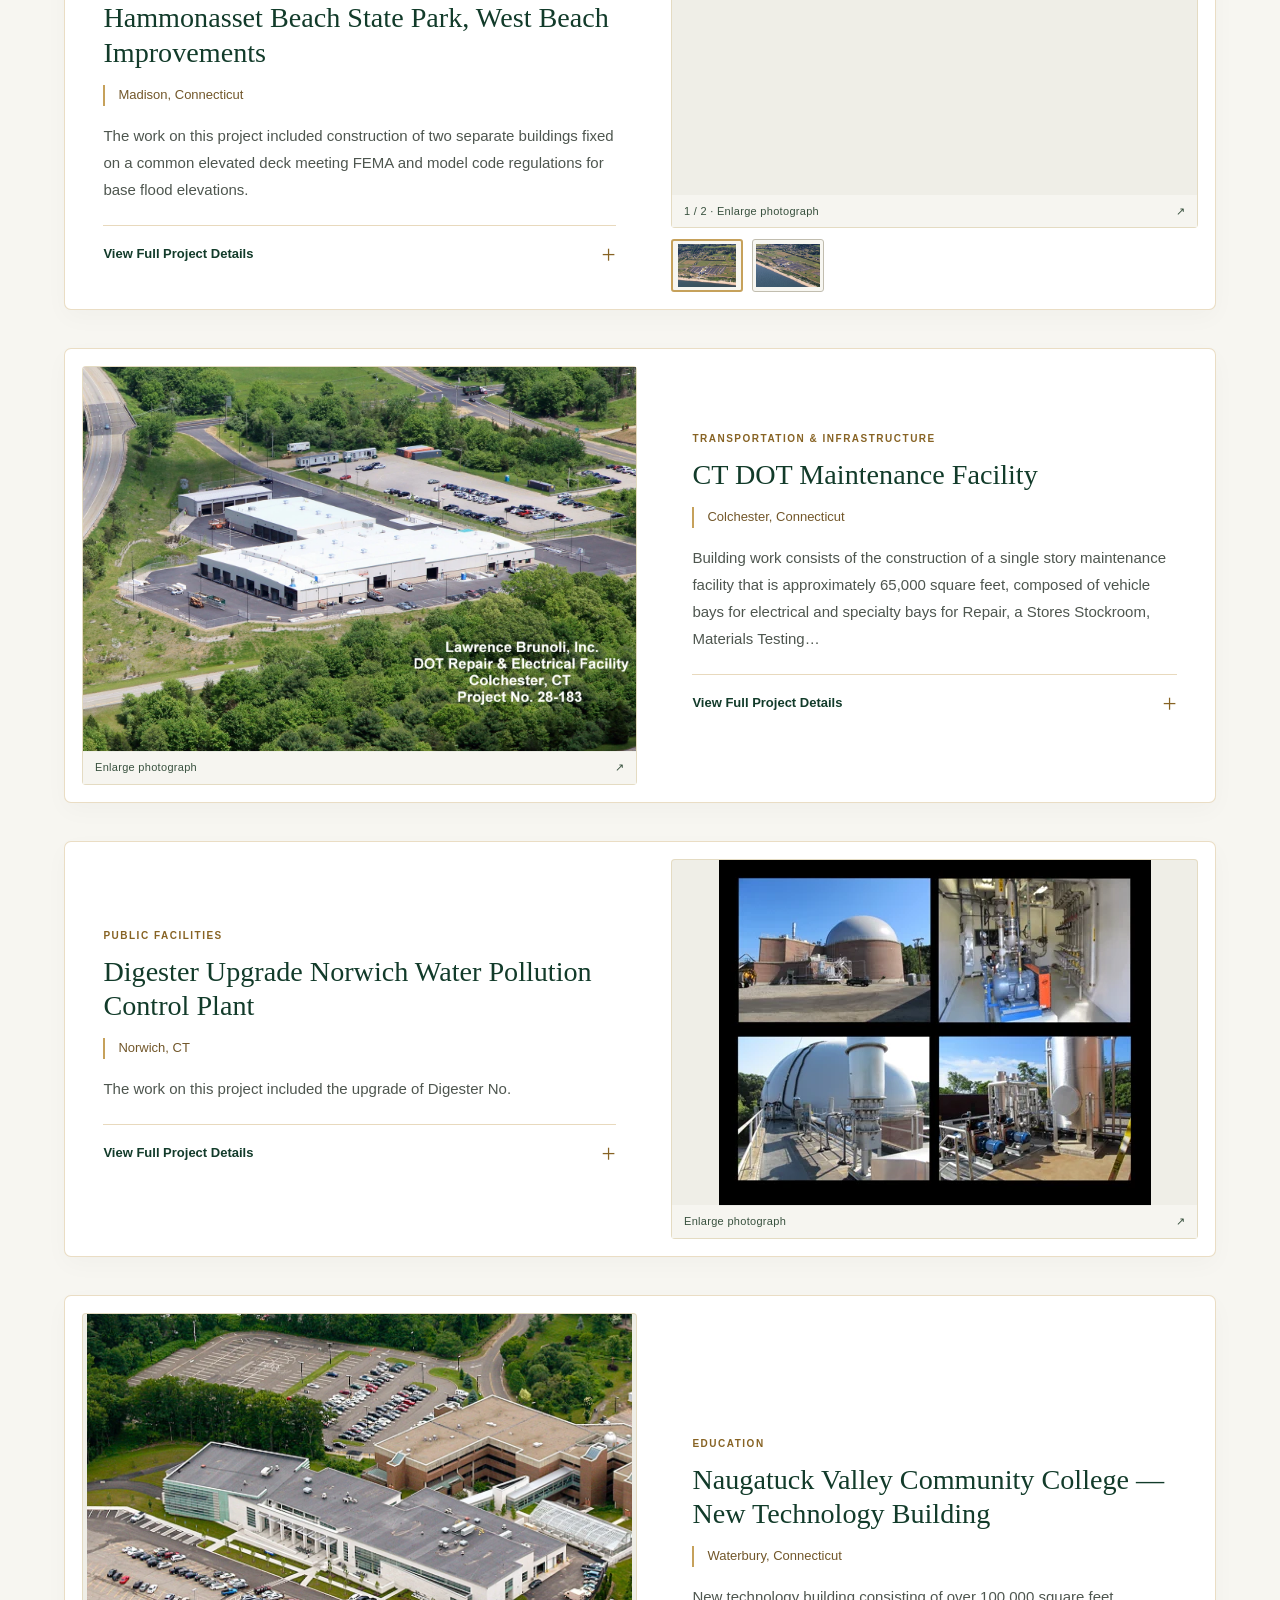
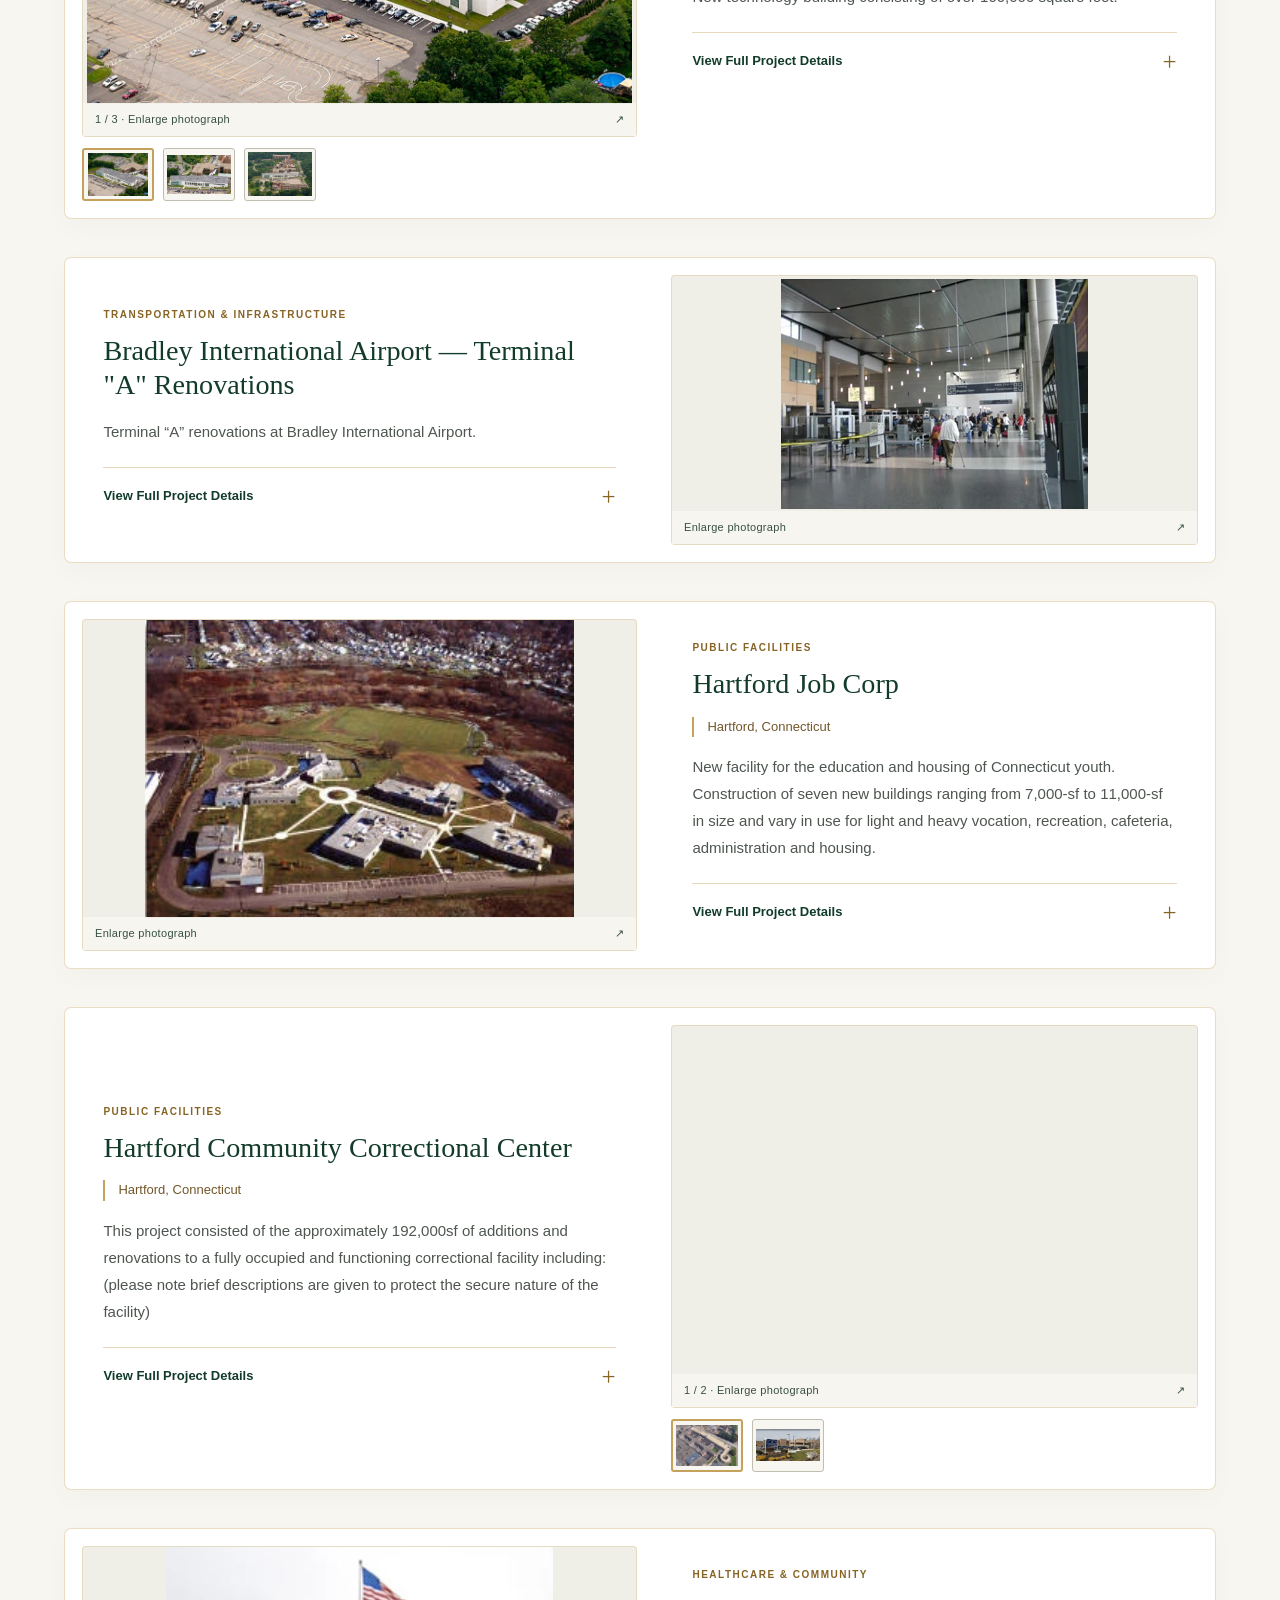
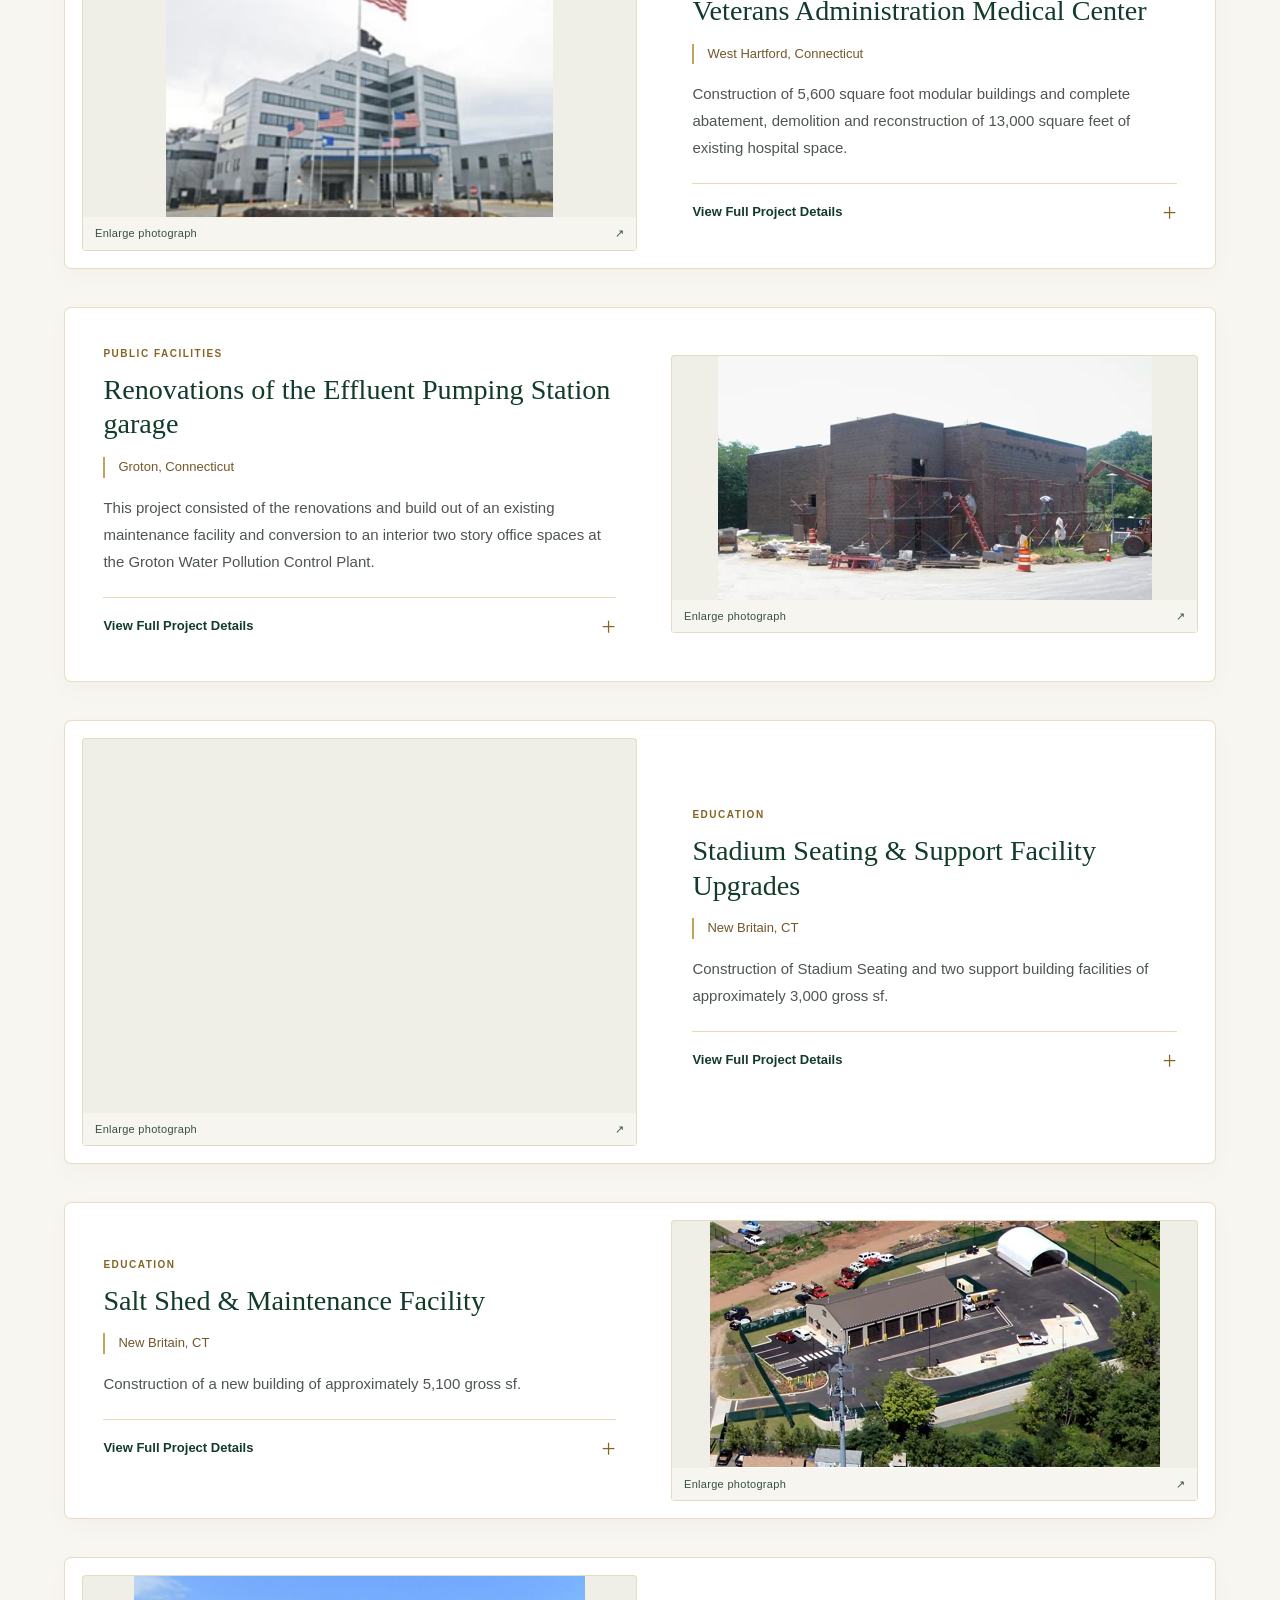
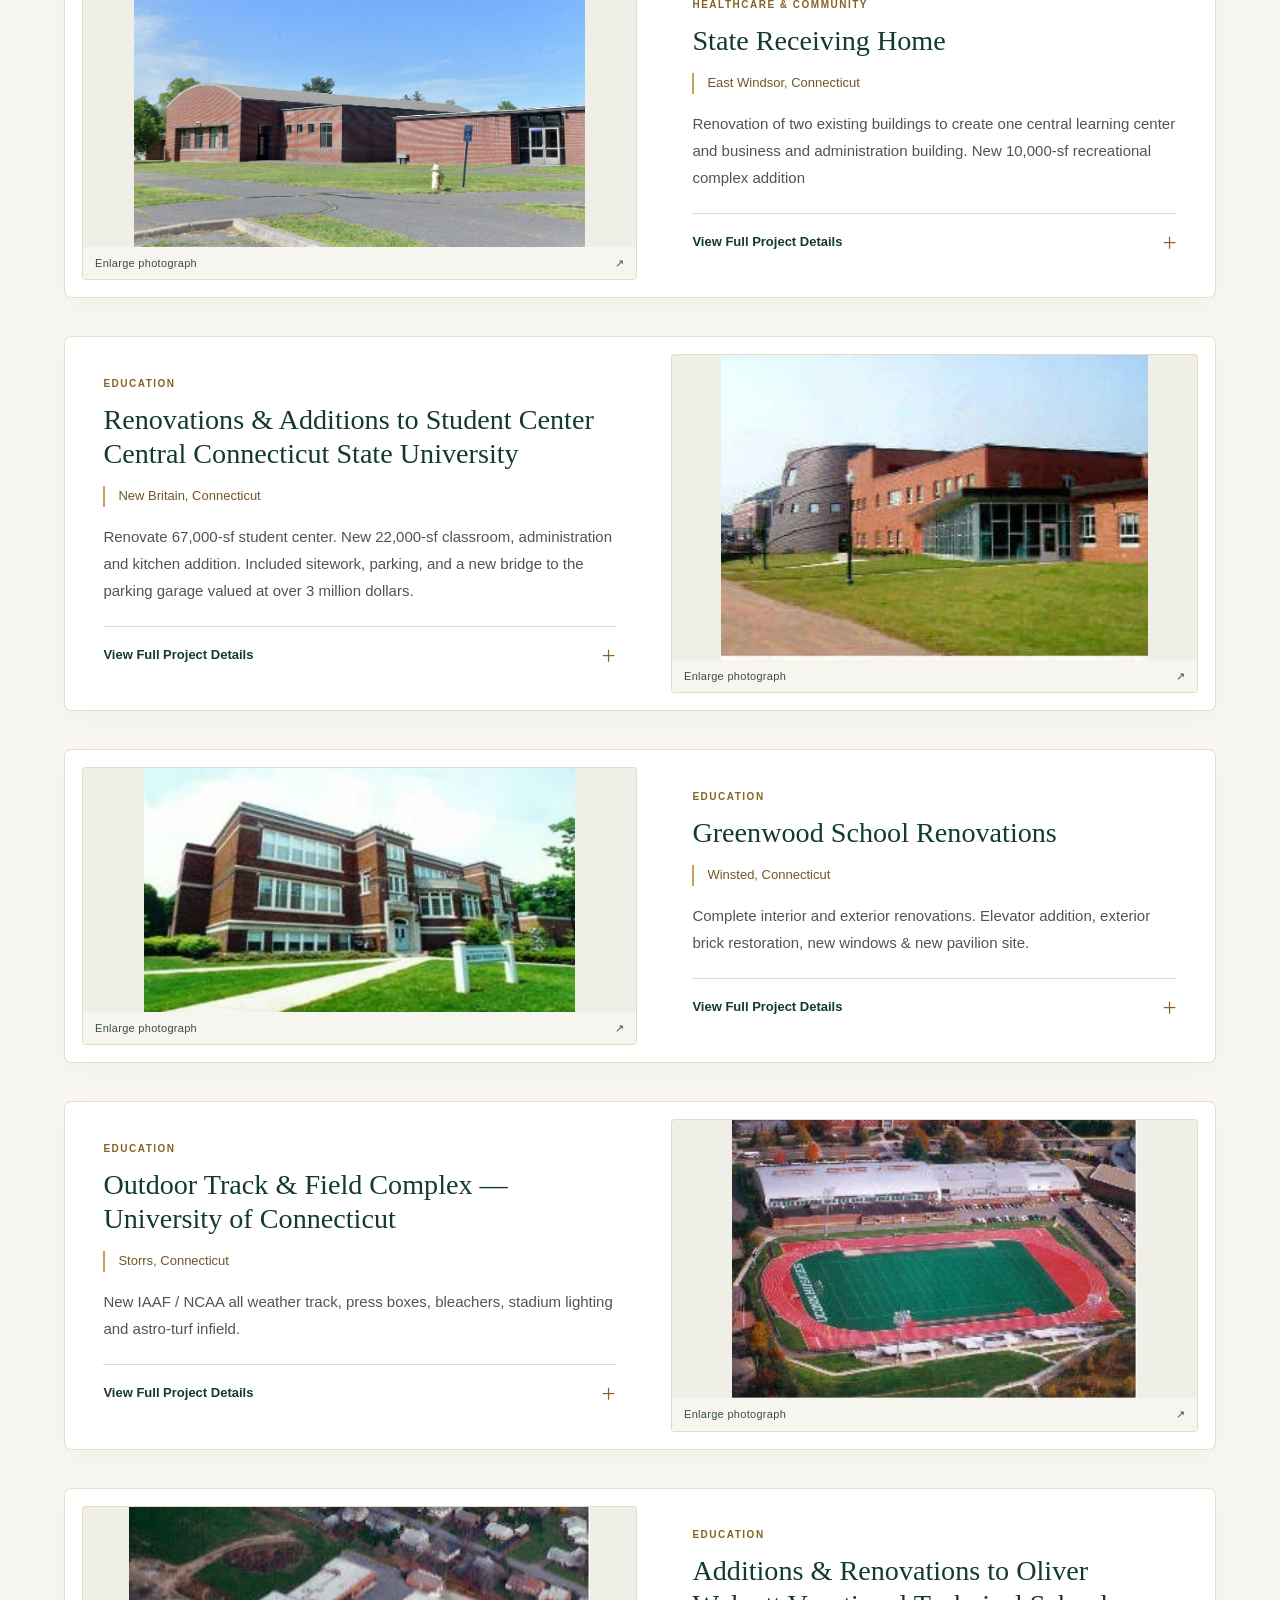
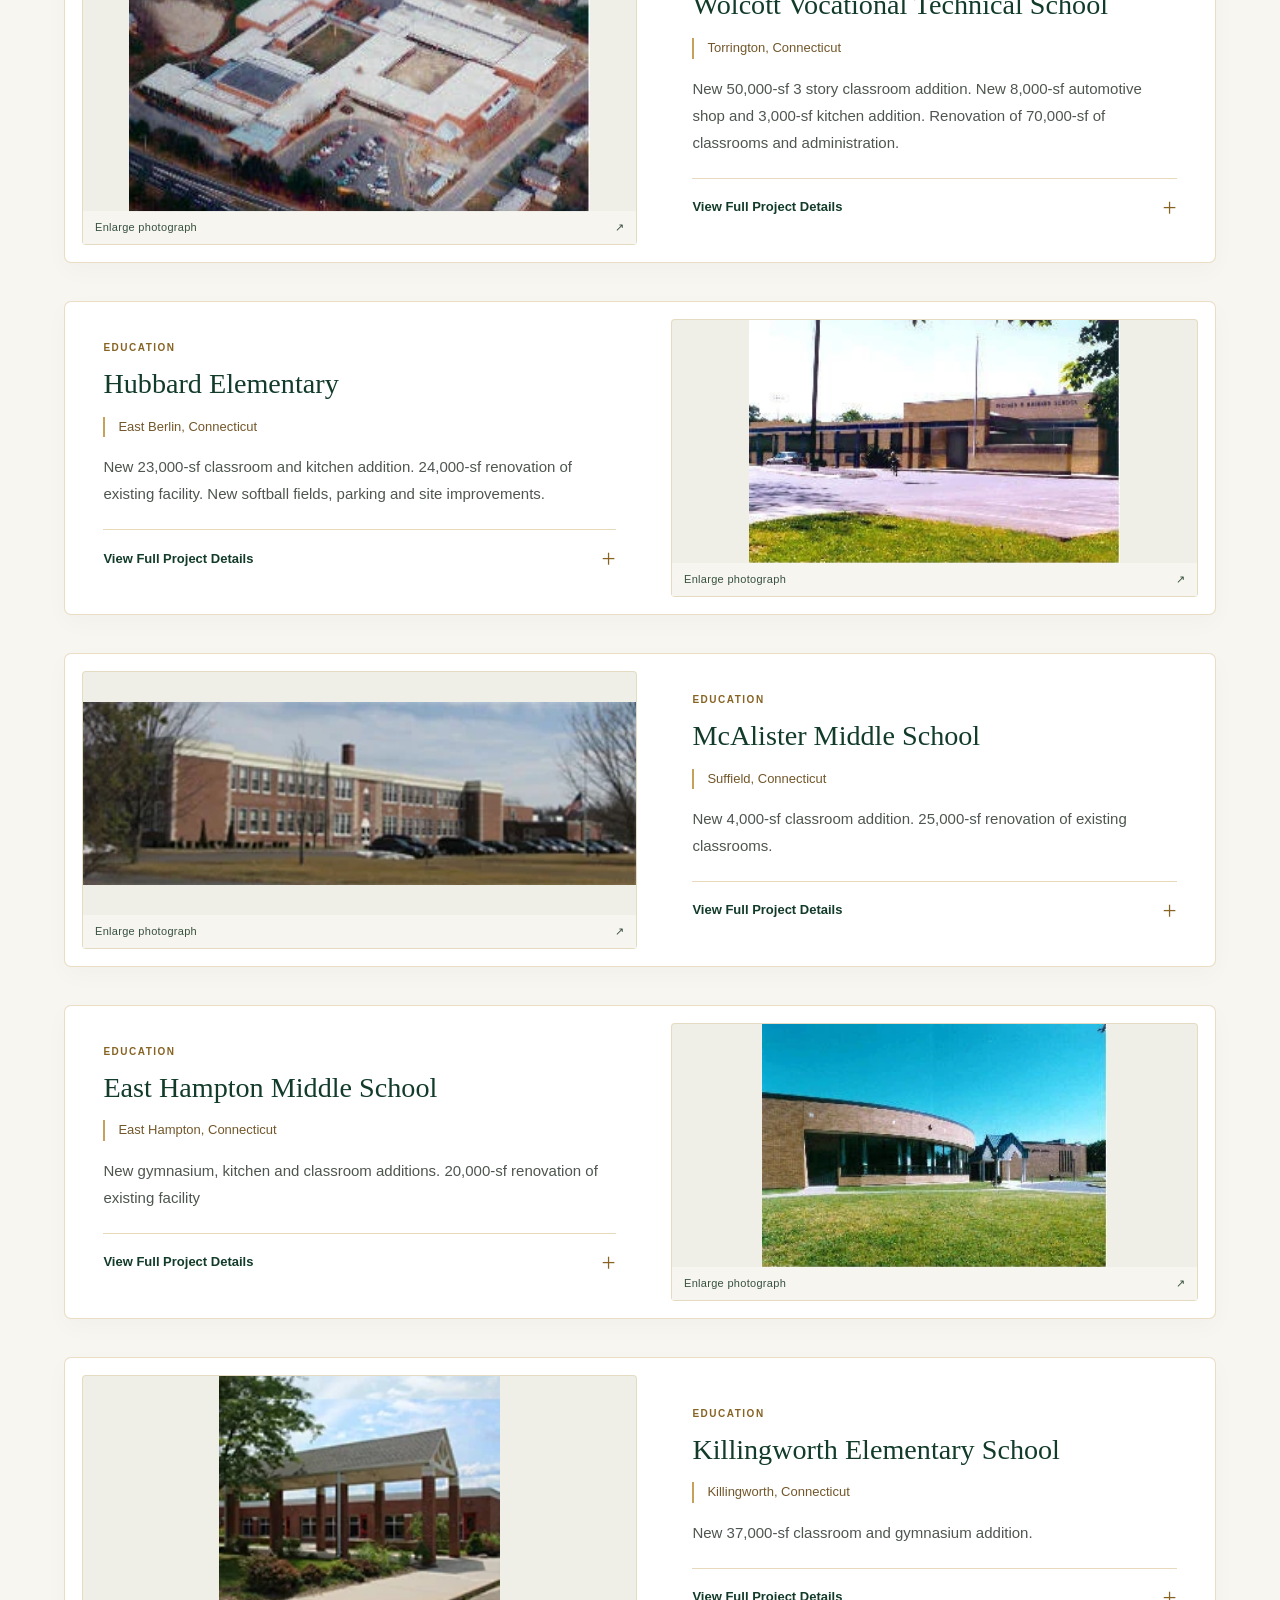
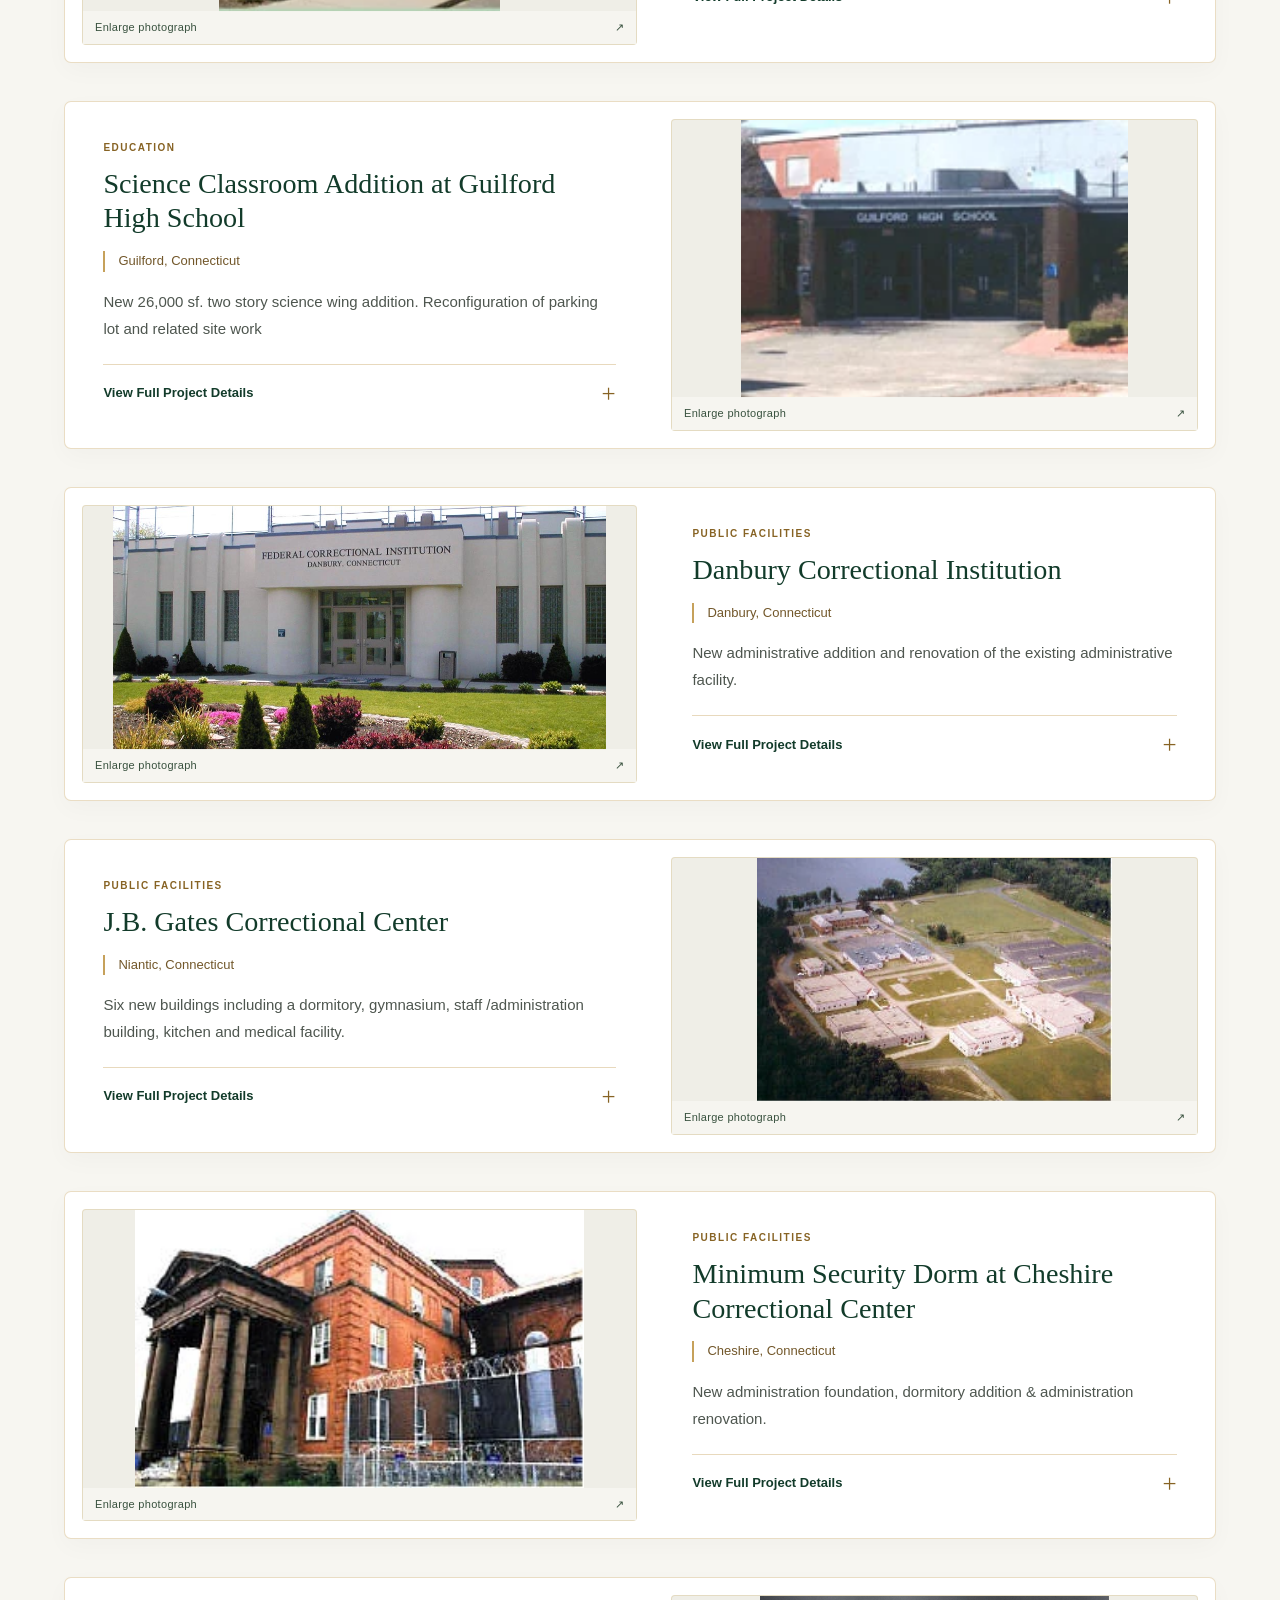
<file: projects.html>
<!DOCTYPE html>
<html lang="en">
<head>
    <!-- Google tag (gtag.js) -->
<script async src="https://www.googletagmanager.com/gtag/js?id=G-GBWTW7LZ0T"></script>
<script>
  window.dataLayer = window.dataLayer || [];
  function gtag(){dataLayer.push(arguments);}
  gtag('js', new Date());

  gtag('config', 'G-GBWTW7LZ0T');
</script>
    <meta charset="UTF-8">
    <meta name="viewport" content="width=device-width, initial-scale=1.0">

<title>Projects | Lawrence Brunoli, Inc.</title>
    <meta name="description" content="Explore Lawrence Brunoli, Inc. construction projects, original project photographs, and detailed experience across Connecticut facilities and infrastructure.">

    <link rel="stylesheet" href="site.css">
    <link rel="stylesheet" href="projects.css">
    <script src="site.js" defer></script>
    <script src="projects.js" defer></script>
</head>

<body>

    <!-- =========================
         NAVIGATION
    ========================= -->

    <a class="skip-link" href="#main-content">Skip to content</a>
<header class="site-header">
    <nav class="site-navigation" aria-label="Main navigation">
        <a href="index.html" class="logo" aria-label="Lawrence Brunoli, Inc. — Home">
            <img src="ChatGPT%20Image%20Oct%207,%202026,%2003_54_46%20PM.png" alt="Lawrence Brunoli, Inc.">
        </a>
        <button type="button" class="menu-toggle" aria-expanded="false" aria-controls="primary-menu">MENU</button>
        <ul class="nav-links" id="primary-menu">
                <li><a href="index.html"><span class="nav-label" data-label="Home"><span class="nav-label-shadow" aria-hidden="true">Home</span><span class="nav-label-shine" aria-hidden="true">Home</span><span class="nav-label-main">Home</span></span></a></li>
                <li><a href="company.html"><span class="nav-label" data-label="Company"><span class="nav-label-shadow" aria-hidden="true">Company</span><span class="nav-label-shine" aria-hidden="true">Company</span><span class="nav-label-main">Company</span></span></a></li>
                <li><a href="projects.html" aria-current="page"><span class="nav-label" data-label="Projects"><span class="nav-label-shadow" aria-hidden="true">Projects</span><span class="nav-label-shine" aria-hidden="true">Projects</span><span class="nav-label-main">Projects</span></span></a></li>
                <li><a href="about.html"><span class="nav-label" data-label="Our People"><span class="nav-label-shadow" aria-hidden="true">Our People</span><span class="nav-label-shine" aria-hidden="true">Our People</span><span class="nav-label-main">Our People</span></span></a></li>
                <li class="nav-testimonials">
                    <a href="testimonials.html"><span class="nav-label" data-label="Testimonials"><span class="nav-label-shadow" aria-hidden="true">Testimonials</span><span class="nav-label-shine" aria-hidden="true">Testimonials</span><span class="nav-label-main">Testimonials</span></span></a>
                    <button class="testimonials-submenu-toggle" type="button" aria-label="Show Recognition submenu" aria-expanded="false" aria-controls="testimonials-submenu"><svg viewBox="0 0 12 8" width="12" height="8" aria-hidden="true" focusable="false"><path d="m1 1 5 5 5-5" fill="none" stroke="currentColor" stroke-width="1.8" stroke-linecap="round" stroke-linejoin="round"/></svg></button>
                    <ul class="testimonials-submenu" id="testimonials-submenu" hidden><li><a href="recognition.html">Recognition</a></li></ul>
                </li>
                <li><a href="services.html"><span class="nav-label" data-label="Services"><span class="nav-label-shadow" aria-hidden="true">Services</span><span class="nav-label-shine" aria-hidden="true">Services</span><span class="nav-label-main">Services</span></span></a></li>
                <li><a href="equipment.html"><span class="nav-label" data-label="Owned Equipment"><span class="nav-label-shadow" aria-hidden="true">Owned Equipment</span><span class="nav-label-shine" aria-hidden="true">Owned Equipment</span><span class="nav-label-main">Owned Equipment</span></span></a></li>
                <li><a href="contact.html"><span class="nav-label" data-label="Contact Us"><span class="nav-label-shadow" aria-hidden="true">Contact Us</span><span class="nav-label-shine" aria-hidden="true">Contact Us</span><span class="nav-label-main">Contact Us</span></span></a></li>
        </ul>
    </nav>
</header>
<main id="main-content">
<section class="portfolio-hero" aria-labelledby="projects-title">
 <div class="portfolio-hero-copy"><p class="portfolio-eyebrow">LAWRENCE BRUNOLI, INC.</p><h1 id="projects-title">Projects.<br><em>Built on experience.</em></h1><p>Explore our construction experience through the buildings, facilities, and infrastructure we have helped deliver.</p><a href="#project-collection" class="portfolio-hero-link">Explore our work <span aria-hidden="true">↓</span></a></div>
 <figure class="portfolio-hero-image"><img src="project-images/display/17-kaiser1.webp" alt="Central Connecticut State University — Kaiser Hall" width="1440" height="1080" fetchpriority="high"><figcaption>Central CT State University · Kaiser Hall</figcaption></figure>
</section>
<section class="portfolio-collection" id="project-collection" aria-labelledby="portfolio-heading"><div class="portfolio-collection-heading"><div><p class="portfolio-eyebrow">OUR WORK</p><h2 id="portfolio-heading">Experience across every detail.</h2></div><p>Explore our portfolio by sector, open the full project records, or take a closer look at the photographs.</p></div><div class="portfolio-filters" role="group" aria-label="Filter projects by sector"><button type="button" data-filter="all" aria-pressed="true">All Projects</button><button type="button" data-filter="Education" aria-pressed="false">Education</button><button type="button" data-filter="Transportation &amp; infrastructure" aria-pressed="false">Transportation &amp; infrastructure</button><button type="button" data-filter="Healthcare &amp; community" aria-pressed="false">Healthcare &amp; community</button><button type="button" data-filter="Public facilities" aria-pressed="false">Public facilities</button></div><p class="portfolio-count" role="status" aria-live="polite">40 projects</p><div class="portfolio-project-list"><article class="portfolio-project" id="project-west-haven-pump-stations" data-category="Transportation &amp; infrastructure" aria-labelledby="project-west-haven-pump-stations-title">
<div class="project-visual"><a class="project-photo-link" href="project-images/gallery/west-haven-img_8996.webp" data-gallery="project-west-haven-pump-stations" aria-label="Enlarge photograph: Dawson Avenue and East Avenue Pumping Station Upgrades"><img class="project-photo" src="project-images/display/west-haven-img_8996.webp" alt="Shored excavation with steel bracing and a gravel pile at the West Haven pumping station upgrades" width="960" height="720" loading="lazy" decoding="async"><span class="project-photo-hint">1 / 5 · Enlarge photograph <span aria-hidden="true">↗</span></span></a><div class="project-thumbnails" aria-label="Photographs of Dawson Avenue and East Avenue Pumping Station Upgrades"><button type="button" data-photo-index="0" aria-label="Show photograph 1 of 5" aria-pressed="true"><img src="project-images/thumbnails/west-haven-img_8996.webp" alt="" loading="lazy" decoding="async" width="144" height="108"></button><button type="button" data-photo-index="1" aria-label="Show photograph 2 of 5" aria-pressed="false"><img src="project-images/thumbnails/west-haven-img_8997.webp" alt="" loading="lazy" decoding="async" width="144" height="108"></button><button type="button" data-photo-index="2" aria-label="Show photograph 3 of 5" aria-pressed="false"><img src="project-images/thumbnails/west-haven-img_8998.webp" alt="" loading="lazy" decoding="async" width="144" height="108"></button><button type="button" data-photo-index="3" aria-label="Show photograph 4 of 5" aria-pressed="false"><img src="project-images/thumbnails/west-haven-img_8999.webp" alt="" loading="lazy" decoding="async" width="144" height="108"></button><button type="button" data-photo-index="4" aria-label="Show photograph 5 of 5" aria-pressed="false"><img src="project-images/thumbnails/west-haven-img_9001.webp" alt="" loading="lazy" decoding="async" width="144" height="108"></button></div></div>
<div class="portfolio-project-copy"><p class="portfolio-eyebrow">Transportation &amp; infrastructure</p><h3 id="project-west-haven-pump-stations-title">Dawson Avenue and East Avenue Pumping Station Upgrades</h3><p class="portfolio-location">West Haven, CT</p><p class="portfolio-project-status">In progress</p></div>
</article><article class="portfolio-project" id="project-record-01" data-category="Transportation &amp; infrastructure" aria-labelledby="project-record-01-title">
<div class="project-visual"><a class="project-photo-link" href="project-images/originals/clintonrail1/clintonrail1.jpg" data-gallery="project-record-01" aria-label="Enlarge photograph: Clinton Railroad Station – North Platform Improvements and Pedestrian Bridge"><img class="project-photo" src="project-images/display/01-clintonrail1.webp" alt="Clinton Railroad Station – North Platform Improvements and Pedestrian Bridge — view 1" width="256" height="192" loading="lazy" decoding="async"><span class="project-photo-hint">1 / 2 · Enlarge photograph <span aria-hidden="true">↗</span></span></a><div class="project-thumbnails" aria-label="Photographs of Clinton Railroad Station – North Platform Improvements and Pedestrian Bridge"><button type="button" data-photo-index="0" aria-label="Show photograph 1 of 2" aria-pressed="true"><img src="project-images/display/01-clintonrail1.webp" alt="" loading="lazy" width="256" height="192"></button><button type="button" data-photo-index="1" aria-label="Show photograph 2 of 2" aria-pressed="false"><img src="project-images/display/02-clintonrail2.webp" alt="" loading="lazy" width="256" height="185"></button></div></div><div class="portfolio-project-copy"><p class="portfolio-eyebrow">Transportation &amp; infrastructure</p><h3 id="project-record-01-title">Clinton Railroad Station – North Platform Improvements and Pedestrian Bridge</h3><p class="portfolio-location">Clinton, Connecticut</p><p class="portfolio-summary">Work includes relocating the existing shelter from the south side of the tracks, to the north side without disassembly.</p><details class="portfolio-details"><summary><span class="details-label">View Full Project Details</span><span class="details-symbol" aria-hidden="true">+</span></summary><div class="portfolio-details-body"><p>Work includes relocating the existing shelter from the south side of the tracks, to the north side without disassembly. The structure, located on the south side of the tracks, was lifted with a 265T crane from the north side of the tracks, reaching over to relocate the shelter onto a new foundation on the north side. Once the existing structure was relocated, the existing foundation was expanded to accommodate two new elevator pits for new elevators. A new tower was erected on the south side to allow for the new pedestrian bridge to be connected for pedestrian access over the tracks, above the catenary lines. The north side consisted of a new platform with folding edge, 204’ long, a new tower with two elevators and the second connection point for the new pedestrian bridge. Extensive site work began with over 200 LF of PZ27 sheeting driven 20 feet into the ground, adjacent to active train tracks. Excavations for the new platform and tower were able to be performed once the sheeting was installed. Once the north tower steel erection was complete a 275T hydraulic crane was utilized to install the prefabricated, one piece bridge connecting the north and south towers, above the catenary lines. The exteriors of both towers were finished with natural field stone, brick and composite metal panels. The roofs are a metal standing seam, with copper gutter and downspout. The exterior walls are framed with a heavy gauge steel stud and finished inside with tongue and groove AZEK boards and AZEK trim. All ceilings are finished with ¾” tongue and groove boards. All roofs are sheathed with 5/4” tongue and groove boards. The north side of the project received a new porous paving parking lot, with retaining wall. Work on the south side of the existing parking lot included a complete milling and 2” overlay with S0.5 asphalt. During construction, the electrical service was upgraded to a new 800-amp service, along with a natural gas backup generator and transfer switch. Four electric vehicle charging stations were added to accommodate the rising need for electric vehicle charging.</p><dl class="project-record-facts"><div><dt>Project No.</dt><dd>310-059</dd></div><div><dt>Project Completion</dt><dd>April 2022</dd></div><div><dt>Contract Amount</dt><dd>$12,507,000.00</dd></div><div><dt>Owner</dt><dd>State of Connecticut/ DOT</dd></div><div><dt>Engineer</dt><dd>Michael Baker International</dd></div></dl></div></details></div></article>
<article class="portfolio-project" id="project-record-02" data-category="Transportation &amp; infrastructure" aria-labelledby="project-record-02-title">
<div class="project-visual"><a class="project-photo-link" href="project-images/originals/saybrooktank/saybrooktank.png" data-gallery="project-record-02" aria-label="Enlarge photograph: Old Saybrook and Franklin Facilities Tank Replacement"><img class="project-photo" src="project-images/display/33-saybrooktank.webp" alt="Old Saybrook and Franklin Facilities Tank Replacement" width="1073" height="715" loading="lazy" decoding="async"><span class="project-photo-hint">Enlarge photograph <span aria-hidden="true">↗</span></span></a></div><div class="portfolio-project-copy"><p class="portfolio-eyebrow">Transportation &amp; infrastructure</p><h3 id="project-record-02-title">Old Saybrook and Franklin Facilities Tank Replacement</h3><p class="portfolio-location">Old Saybrook and Franklin, Connecticut</p><p class="portfolio-summary">Replacement of fuel and wastewater tanks, fuel dispensers, and associated systems at the Old Saybrook and Franklin facilities.</p><details class="portfolio-details"><summary><span class="details-label">View Full Project Details</span><span class="details-symbol" aria-hidden="true">+</span></summary><div class="portfolio-details-body"><p>38 Route 32, Franklin, CT; Old Saybrook: Replacement of (2) motor fuel underground storage tanks with above ground 8,000 gallon storage tanks, replacement of motor fuel island with dispensers, bollards and lighting, addition of DEF tank, replacement of underground fuel oil storage tank with above ground 6,000 gallon storage tank, replacement of (3) 5,000 gallon waste water holding tanks and connection to the tank monitoring system. Franklin: Replacement of (1) waste water holding tank with an oil-water separator, connection to city sewer and connection to the tank monitoring system.</p><dl class="project-record-facts"><div><dt>Project No.</dt><dd>0172-0481</dd></div><div><dt>Project Start</dt><dd>March 27, 2021</dd></div><div><dt>Project Completion</dt><dd>June 17, 2022</dd></div><div><dt>Contract Amount</dt><dd>$1,435,267.00</dd></div><div><dt>Owner</dt><dd>State of Connecticut, Department of Transportation District II</dd></div><div><dt>Owner&#x27;s Rep</dt><dd>Paul Mikulak, Engineer Phone: (860) 463-4368 <a href="mailto:Paul.Mikulak@ct.gov">Paul.Mikulak@ct.gov</a></dd></div><div><dt>Designer</dt><dd>Department of Transportation Office of Engineering</dd></div></dl></div></details></div></article>
<article class="portfolio-project" id="project-record-03" data-category="Transportation &amp; infrastructure" aria-labelledby="project-record-03-title">
<div class="project-visual"><a class="project-photo-link" href="project-images/originals/stone-masonry-wall-rehabilitation-u-s-rt-1/Stone Masonry Wall Rehabilitation U.S. Rt. 1.jpg" data-gallery="project-record-03" aria-label="Enlarge photograph: Stone Masonry Wall Rehabilitation U.S. Rt. 1"><img class="project-photo" src="project-images/display/39-stone-masonry-wall-rehabilitation-u.s.-rt.-1.webp" alt="Stone Masonry Wall Rehabilitation U.S. Rt. 1 — view 2" width="256" height="375" loading="lazy" decoding="async"><span class="project-photo-hint">1 / 2 · Enlarge photograph <span aria-hidden="true">↗</span></span></a><div class="project-thumbnails" aria-label="Photographs of Stone Masonry Wall Rehabilitation U.S. Rt. 1"><button type="button" data-photo-index="0" aria-label="Show photograph 1 of 2" aria-pressed="true"><img src="project-images/display/39-stone-masonry-wall-rehabilitation-u.s.-rt.-1.webp" alt="" loading="lazy" width="256" height="375"></button><button type="button" data-photo-index="1" aria-label="Show photograph 2 of 2" aria-pressed="false"><img src="project-images/display/38-stone-masonry-wall-rehabilitation-u.s.-rt.-2.webp" alt="" loading="lazy" width="256" height="341"></button></div></div><div class="portfolio-project-copy"><p class="portfolio-eyebrow">Transportation &amp; infrastructure</p><h3 id="project-record-03-title">Stone Masonry Wall Rehabilitation U.S. Rt. 1</h3><p class="portfolio-location">Groton/ Mystic, Connecticut</p><p class="portfolio-summary">This project had a 93 calendar day timeline with stipulations that the northbound lane of Rt.1 could not be shut down until after September 30th, leaving a 28 day window to perform the majority of work on the project.</p><details class="portfolio-details"><summary><span class="details-label">View Full Project Details</span><span class="details-symbol" aria-hidden="true">+</span></summary><div class="portfolio-details-body"><p>This project had a 93 calendar day timeline with stipulations that the northbound lane of Rt.1 could not be shut down until after September 30th, leaving a 28 day window to perform the majority of work on the project. Work on this project included clearing and grubbing for access to a deteriorated stone masonry wall in dire need of repair. Extensive work to repoint the mortar joints included mortar removal across the entire area and repointing of all mortar joints. Prior to the demolition of the existing road, a deteriorated lead coated rail had to be abated and removed. Once the northbound lane of Rt. 1 was shut down, the old roadway was removed, which included both asphalt and concrete removal, along with contaminated soil remediation. A haunch was poured against the existing stone wall and a new concrete moment slab was poured over the top of a new flowable fill base. Cold Liquid Elastomeric Membrane was applied on top of the new moment slab and three courses of asphalt ranging from S1 binder to S0.25 over the liquid membrane and then S0.5 as a wearing course. At the lower end of the project a new retaining wall was excavated and installed, along with new sidewalk and curb. The wall was topped with 256 LF of new bridge rail, which included 2 compound curves. The project was finished off with new landscaping and turf establishment.</p><dl class="project-record-facts"><div><dt>Project No.</dt><dd>058-0335</dd></div><div><dt>Project Completion</dt><dd>January 2022</dd></div><div><dt>Contract Amount</dt><dd>$1,022,000.00</dd></div><div><dt>Owner</dt><dd>State of Connecticut/ DOT</dd></div><div><dt>Engineer</dt><dd>BL Companies – Hartford, CT</dd></div></dl></div></details></div></article>
<article class="portfolio-project" id="project-record-04" data-category="Transportation &amp; infrastructure" aria-labelledby="project-record-04-title">
<div class="project-visual"><a class="project-photo-link" href="project-images/originals/tobeyhill2/tobeyhill2.png" data-gallery="project-record-04" aria-label="Enlarge photograph: Replacement of Tobey Hill Road Bridge over Whiting River"><img class="project-photo" src="project-images/display/40-tobeyhill2.webp" alt="Replacement of Tobey Hill Road Bridge over Whiting River — view 1" width="1064" height="714" loading="lazy" decoding="async"><span class="project-photo-hint">1 / 2 · Enlarge photograph <span aria-hidden="true">↗</span></span></a><div class="project-thumbnails" aria-label="Photographs of Replacement of Tobey Hill Road Bridge over Whiting River"><button type="button" data-photo-index="0" aria-label="Show photograph 1 of 2" aria-pressed="true"><img src="project-images/display/40-tobeyhill2.webp" alt="" loading="lazy" width="1064" height="714"></button><button type="button" data-photo-index="1" aria-label="Show photograph 2 of 2" aria-pressed="false"><img src="project-images/display/41-tobeyhill1.webp" alt="" loading="lazy" width="1066" height="754"></button></div></div><div class="portfolio-project-copy"><p class="portfolio-eyebrow">Transportation &amp; infrastructure</p><h3 id="project-record-04-title">Replacement of Tobey Hill Road Bridge over Whiting River</h3><p class="portfolio-location">North Canaan, Connecticut</p><p class="portfolio-summary">The work on this project included the removal of an existing bridge and abutments and replacement with new. The work included micro-piles, reinforced concrete, pre-tensioned precast planks and dimensional stone veneer.</p><details class="portfolio-details"><summary><span class="details-label">View Full Project Details</span><span class="details-symbol" aria-hidden="true">+</span></summary><div class="portfolio-details-body"><p>The work on this project included the removal of an existing bridge and abutments and replacement with new. The work included micro-piles, reinforced concrete, pre-tensioned precast planks and dimensional stone veneer.</p><dl class="project-record-facts"><div><dt>Project No.</dt><dd>99-129</dd></div><div><dt>Project Completion</dt><dd>November 29, 2021</dd></div><div><dt>Contract Amount</dt><dd>$1,029,000.00</dd></div><div><dt>Owner</dt><dd>North Canaan</dd></div><div><dt>Owner&#x27;s Rep</dt><dd>Mr. Charlie Staats, WMC Consulting Engineers</dd></div><div><dt>Engineer</dt><dd>WMC Consulting Engineers, Inc., Newington, CT</dd></div></dl></div></details></div></article>
<article class="portfolio-project" id="project-record-05" data-category="Education" aria-labelledby="project-record-05-title">
<div class="project-visual"><a class="project-photo-link" href="project-images/originals/relistofmissingprojects/ccsu 4422.jpg" data-gallery="project-record-05" aria-label="Enlarge photograph: Central CT State University — Kaiser Hall"><img class="project-photo" src="project-images/display/ccsu-kaiser-4422.webp" alt="CCSU Kaiser Hall / Huang Recreation Center in New Britain — aerial view during construction (BI-RC-393)" width="1600" height="1158" loading="lazy" decoding="async"><span class="project-photo-hint">1 / 3 · Enlarge photograph <span aria-hidden="true">↗</span></span></a><div class="project-thumbnails" aria-label="Photographs of Central CT State University — Kaiser Hall"><button type="button" data-photo-index="0" aria-label="Show photograph 1 of 3" aria-pressed="true"><img src="project-images/display/ccsu-kaiser-4422.webp" alt="" loading="lazy" width="1600" height="1158"></button><button type="button" data-photo-index="1" aria-label="Show photograph 2 of 3" aria-pressed="false"><img src="project-images/display/17-kaiser1.webp" alt="" loading="lazy" width="1440" height="1080"></button><button type="button" data-photo-index="2" aria-label="Show photograph 3 of 3" aria-pressed="false"><img src="project-images/display/18-kaiser2.webp" alt="" loading="lazy" width="1440" height="960"></button></div></div><div class="portfolio-project-copy"><p class="portfolio-eyebrow">Education</p><h3 id="project-record-05-title">Central CT State University — Kaiser Hall</h3><p class="portfolio-location">New Britain, Connecticut</p><p class="portfolio-summary">Construction of a building of approximately 61,050 gross square feet.</p><details class="portfolio-details"><summary><span class="details-label">View Full Project Details</span><span class="details-symbol" aria-hidden="true">+</span></summary><div class="portfolio-details-body"><p>Construction of a building of approximately 61,050 gross square feet.  The building is new and shall be constructed of materials that include but are not limited to the following: The structure shall consist of steel columns, beams and metal deck. Exterior wall construction shall consist of Cold-Formed Metal Framing veneered with metal panel or brick. Roof construction shall consist of EPDM roof assembly over metal deck. Foundations shall consist of cast-in-place concrete. Interior finishes include painted CMU and gypsum board walls. Floor coverings include resilient Athletic flooring, resilient flooring, wood athletic flooring, resinous flooring and carpet tiles. Ceilings shall be painted gypsum board and suspended acoustical tiles.</p><dl class="project-record-facts"><div><dt>Project No.</dt><dd>BI-RC-393</dd></div><div><dt>Start status in source</dt><dd>Pending</dd></div><div><dt>Contract duration in source</dt><dd>486 Calendar Days</dd></div><div><dt>Contract Amount</dt><dd>$18,210,670</dd></div><div><dt>Owner</dt><dd>State of Connecticut, Department of Administrative Services</dd></div><div><dt>Designer</dt><dd>Sasaki Associates, Inc., 64 Pleasant St., Watertown, MA. Richard Colavecchio. 617-923-7189; <a href="mailto:rcolavecchio@sasaki.com">rcolavecchio@sasaki.com</a></dd></div></dl></div></details></div></article>
<article class="portfolio-project" id="project-record-06" data-category="Healthcare &amp; community" aria-labelledby="project-record-06-title">
<div class="project-visual"><a class="project-photo-link" href="project-images/originals/cemetery/cemetery.jpg" data-gallery="project-record-06" aria-label="Enlarge photograph: VA Cemetery Appearance Improvements"><img class="project-photo" src="project-images/display/07-cemetery.webp" alt="VA Cemetery Appearance Improvements" width="1440" height="1080" loading="lazy" decoding="async"><span class="project-photo-hint">Enlarge photograph <span aria-hidden="true">↗</span></span></a></div><div class="portfolio-project-copy"><p class="portfolio-eyebrow">Healthcare &amp; community</p><h3 id="project-record-06-title">VA Cemetery Appearance Improvements</h3><p class="portfolio-location">Middletown, Connecticut</p><p class="portfolio-summary">Construction of appearance improvements including raising, realigning and cleaning of 7,394 headstones along with minor grading and turf establishment. The project will be completed in 11 phases.</p><details class="portfolio-details"><summary><span class="details-label">View Full Project Details</span><span class="details-symbol" aria-hidden="true">+</span></summary><div class="portfolio-details-body"><p>Construction of appearance improvements including raising, realigning and cleaning of 7,394 headstones along with minor grading and turf establishment. The project will be completed in 11 phases.</p><dl class="project-record-facts"><div><dt>Project No.</dt><dd>BI-C-292</dd></div><div><dt>Project Start</dt><dd>December 4, 2017</dd></div><div><dt>Project Completion</dt><dd>February 22, 2020 (810 Days)</dd></div><div><dt>Contract Amount</dt><dd>$2,614,664</dd></div><div><dt>Owner</dt><dd>State of Connecticut, Department of Administrative Services</dd></div><div><dt>Owner&#x27;s Rep</dt><dd>Sarah Tierney, DCS Project Manager, 860-713-1730; <a href="mailto:sarah.tierney@ct.gov">sarah.tierney@ct.gov</a></dd></div><div><dt>Designer</dt><dd>Fuss &amp; O&#x27;Neill, Inc., 146 Hartford Rd., Manchester, CT 06040</dd></div></dl></div></details></div></article>
<article class="portfolio-project" id="project-record-07" data-category="Healthcare &amp; community" aria-labelledby="project-record-07-title">
<div class="project-visual"><a class="project-photo-link" href="project-images/originals/state-street-rail-station/VAMHAE.jpg" data-gallery="project-record-07" aria-label="Enlarge photograph: United States Department of Veterans Affairs — VA Mental Health Access Expansion Project"><img class="project-photo" src="project-images/display/36-vamhae.webp" alt="United States Department of Veterans Affairs — VA Mental Health Access Expansion Project" width="933" height="380" loading="lazy" decoding="async"><span class="project-photo-hint">Enlarge photograph <span aria-hidden="true">↗</span></span></a></div><div class="portfolio-project-copy"><p class="portfolio-eyebrow">Healthcare &amp; community</p><h3 id="project-record-07-title">United States Department of Veterans Affairs — VA Mental Health Access Expansion Project</h3><p class="portfolio-location">West Haven, Connecticut</p><p class="portfolio-summary">This project includes construction of a new 15,000sf single story addition to the existing and fully operational VA Healthcare Facility in West Haven, CT.</p><details class="portfolio-details"><summary><span class="details-label">View Full Project Details</span><span class="details-symbol" aria-hidden="true">+</span></summary><div class="portfolio-details-body"><p>This project includes construction of a new 15,000sf single story addition to the existing and fully operational VA Healthcare Facility in West Haven, CT. Work includes concrete foundations &amp; structural walls, structural steel framed building, Blast resistant cold-formed metal framing, membrane roofing, composite metal wall panels, blast resistant glazed systems, gypsum drywall, flooring, entrance canopies, a computerized pneumatic tube system, sprinkler system, plumbing, HVAC, electrical, CCTV, PACS, security systems, sitework, site utilities, new parking lots and roadways, landscaping, etc.</p><dl class="project-record-facts"><div><dt>Project Start</dt><dd>August 13, 2015</dd></div><div><dt>Project Completion</dt><dd>February 26, 2018</dd></div><div><dt>Contract Amount</dt><dd>$9,268,488.00</dd></div><div><dt>Owner</dt><dd>US Department of Veterans Affairs</dd></div><div><dt>Owner&#x27;s Rep</dt><dd>Mr. William Cullingford, (203) 932-5711, x2077, <a href="mailto:william.cullingford@va.gov">william.cullingford@va.gov</a></dd></div><div><dt>Contracting Officer</dt><dd>Karla Rotondo, (401) 459-4760, x1558, <a href="mailto:karla.rotondo@va.gov">karla.rotondo@va.gov</a></dd></div></dl></div></details></div></article>
<article class="portfolio-project" id="project-record-08" data-category="Education" aria-labelledby="project-record-08-title">
<div class="project-visual"><a class="project-photo-link" href="project-images/originals/state-street-rail-station/joyner.png" data-gallery="project-record-08" aria-label="Enlarge photograph: Northwestern Connecticut Community College — Joyner Hall"><img class="project-photo" src="project-images/originals/state-street-rail-station/joyner.png" alt="Northwestern Connecticut Community College — Joyner Hall — aerial view" width="256" height="169" loading="lazy" decoding="async"><span class="project-photo-hint">1 / 2 · Enlarge photograph <span aria-hidden="true">↗</span></span></a><div class="project-thumbnails" aria-label="Photographs of Northwestern Connecticut Community College — Joyner Hall"><button type="button" data-photo-index="0" aria-label="Show photograph 1 of 2" aria-pressed="true"><img src="project-images/originals/state-street-rail-station/joyner.png" alt="" loading="lazy" width="256" height="169"></button><button type="button" data-photo-index="1" aria-label="Show photograph 2 of 2" aria-pressed="false"><img src="project-images/replacements/Joyner.jpg" alt="" loading="lazy" width="1200" height="800"></button></div></div><div class="portfolio-project-copy"><p class="portfolio-eyebrow">Education</p><h3 id="project-record-08-title">Northwestern Connecticut Community College — Joyner Hall</h3><p class="portfolio-location">Winsted, Connecticut</p><p class="portfolio-summary">The work on this project included the construction of a new 24,400 square foot building for use by Veterinary Tech and Nursing education programs.</p><details class="portfolio-details"><summary><span class="details-label">View Full Project Details</span><span class="details-symbol" aria-hidden="true">+</span></summary><div class="portfolio-details-body"><p>The work on this project included the construction of a new 24,400 square foot building for use by Veterinary Tech and Nursing education programs. The new building was built on 3 levels of steel H-pile and reinforced concrete foundations with 20’ high walls at the lowest level. Exterior and interior first floor walls were primarily a combination of masonry and curtain wall. Second floor interior walls cold-formed metal framing and sheetrock. Ceilings were a combination of sheetrock and acoustical tile. The roofs were PVC and EPDM membrane. The project was completed in 3 phases on a very tight site. The existing building that was located in the location of the new parking lot was not able to be removed until occupancy to the new building was granted.</p><dl class="project-record-facts"><div><dt>Project No.</dt><dd>BI-CTC-427</dd></div><div><dt>Project Completion</dt><dd>September 15, 2017</dd></div><div><dt>Contract Amount</dt><dd>$20,009,143</dd></div><div><dt>Owner</dt><dd>Connecticut State Universities</dd></div><div><dt>Engineer</dt><dd>Northeast Collaborative Architects, Middletown, CT</dd></div></dl></div></details></div></article>
<article class="portfolio-project" id="project-record-09" data-category="Transportation &amp; infrastructure" aria-labelledby="project-record-09-title">
<div class="project-visual"><a class="project-photo-link" href="project-images/originals/state-street-rail-station/dotbrainard.jpg" data-gallery="project-record-09" aria-label="Enlarge photograph: DOT Brainard Airport: Airport Rescue &amp; Firefighting Facility"><img class="project-photo" src="project-images/display/37-dotbrainard.webp" alt="DOT Brainard Airport: Airport Rescue &amp; Firefighting Facility" width="1373" height="885" loading="lazy" decoding="async"><span class="project-photo-hint">Enlarge photograph <span aria-hidden="true">↗</span></span></a></div><div class="portfolio-project-copy"><p class="portfolio-eyebrow">Transportation &amp; infrastructure</p><h3 id="project-record-09-title">DOT Brainard Airport: Airport Rescue &amp; Firefighting Facility</h3><p class="portfolio-location">Hartford, Connecticut</p><p class="portfolio-summary">New ARFF Facility approximately 7,000sf &amp; 2 Acres Site Development.</p><details class="portfolio-details"><summary><span class="details-label">View Full Project Details</span><span class="details-symbol" aria-hidden="true">+</span></summary><div class="portfolio-details-body"><p>New ARFF Facility approximately 7,000sf &amp; 2 Acres Site Development. Project consists of new site utilities, removal of approximately 2,000 tons of regulated soils, new building composed of (2) maintenance vehicle bays, (2) ARFF vehicle bays and an office area. The building sits on concrete foundations and includes CMU walls, structural steel, steel joists, a membrane roof, metal wall panels, overhead doors, plumbing, HVAC, electrical, Fire Alarm and a standby emergency generator.</p><dl class="project-record-facts"><div><dt>Project No.</dt><dd>63-637</dd></div><div><dt>Project Start</dt><dd>September 2012</dd></div><div><dt>Project Completion</dt><dd>October 2013</dd></div><div><dt>Contract Amount</dt><dd>$2,865,533</dd></div><div><dt>Owner</dt><dd>State of CT, Department of Transportation</dd></div><div><dt>Project information</dt><dd>Owner&#x27;s Rep Robert Flaminio, District 1, Project Engineer Brian Orcutt, District 1, Field Engineer</dd></div><div><dt>Architect</dt><dd>State of CT, Department of Transportation Office of Engineering</dd></div></dl></div></details></div></article>
<article class="portfolio-project" id="project-record-10" data-category="Transportation &amp; infrastructure" aria-labelledby="project-record-10-title">
<div class="project-visual"><a class="project-photo-link" href="project-images/originals/relistofmissingprojects/State Street Station - IMG_1748.jpg" data-gallery="project-record-10" aria-label="Enlarge photograph: State Street Rail Station"><img class="project-photo" src="project-images/display/state-street-1748.webp" alt="State Street Railroad Station in New Haven — aerial view of the station and surrounding city" width="1100" height="850" loading="lazy" decoding="async"><span class="project-photo-hint">1 / 2 · Enlarge photograph <span aria-hidden="true">↗</span></span></a><div class="project-thumbnails" aria-label="Photographs of State Street Rail Station"><button type="button" data-photo-index="0" aria-label="Show photograph 1 of 2" aria-pressed="true"><img src="project-images/display/state-street-1748.webp" alt="" loading="lazy" width="1100" height="850"></button><button type="button" data-photo-index="1" aria-label="Show photograph 2 of 2" aria-pressed="false"><img src="project-images/display/state-street-1755.webp" alt="" loading="lazy" width="1100" height="850"></button></div></div><div class="portfolio-project-copy"><p class="portfolio-eyebrow">Transportation &amp; infrastructure</p><h3 id="project-record-10-title">State Street Rail Station</h3><p class="portfolio-location">New Haven, Connecticut</p><p class="portfolio-summary">State Street Rail Station project in New Haven, Connecticut.</p><details class="portfolio-details"><summary><span class="details-label">View Full Project Details</span><span class="details-symbol" aria-hidden="true">+</span></summary><div class="portfolio-details-body"><p>The work on this project included construction of a new pedestrian platform, a tower with elevator and a bridge connecting the street level to the upper floor of the tower. Work began with 7” and 9” piles driven up to 50’ in the ground to support the platform, tower and bridge foundations. The new 300’ platform, adjacent to the tracks included an electric snowmelt system integrated into the poured concrete deck. The two story tower housed the new elevator which carried passengers from street level to platform level. A new 24’ pedestrian bridge tied the tower to the street level and was installed as a one piece structure, pre-built offsite. At the entrance to the new bridge at street level, a new entry canopy was constructed. A bike canopy, with bike storage was added to help encourage less vehicular traffic to the station as parking was extremely limited. A new electrical service was installed along with various site improvements, most of which were landscaping.</p><dl class="project-record-facts"><div><dt>Project No.</dt><dd>320-003</dd></div><div><dt>Project Completion</dt><dd>April, 2018</dd></div><div><dt>Contract Amount</dt><dd>$9,957,000.00</dd></div><div><dt>Owner</dt><dd>State of Connecticut/ DOT</dd></div><div><dt>Engineer</dt><dd>Michael Baker International</dd></div></dl></div></details></div></article>
<article class="portfolio-project" id="project-record-11" data-category="Public facilities" aria-labelledby="project-record-11-title">
<div class="project-visual"><a class="project-photo-link" href="project-images/originals/relistofmissingprojects/Hammonasett Beach - 20160629-IMG_5854.jpg" data-gallery="project-record-11" aria-label="Enlarge photograph: Hammonasset Beach State Park, West Beach Improvements"><img class="project-photo" src="project-images/display/hammonasset-5854.webp" alt="Hammonasset Beach State Park West Beach Improvements — aerial view of the elevated beach facilities, parking and shoreline" width="1600" height="1179" loading="lazy" decoding="async"><span class="project-photo-hint">1 / 2 · Enlarge photograph <span aria-hidden="true">↗</span></span></a><div class="project-thumbnails" aria-label="Photographs of Hammonasset Beach State Park, West Beach Improvements"><button type="button" data-photo-index="0" aria-label="Show photograph 1 of 2" aria-pressed="true"><img src="project-images/display/hammonasset-5854.webp" alt="" loading="lazy" width="1600" height="1179"></button><button type="button" data-photo-index="1" aria-label="Show photograph 2 of 2" aria-pressed="false"><img src="project-images/display/hammonasset-5858.webp" alt="" loading="lazy" width="1600" height="1074"></button></div></div><div class="portfolio-project-copy"><p class="portfolio-eyebrow">Public facilities</p><h3 id="project-record-11-title">Hammonasset Beach State Park, West Beach Improvements</h3><p class="portfolio-location">Madison, Connecticut</p><p class="portfolio-summary">The work on this project included construction of two separate buildings fixed on a common elevated deck meeting FEMA and model code regulations for base flood elevations.</p><details class="portfolio-details"><summary><span class="details-label">View Full Project Details</span><span class="details-symbol" aria-hidden="true">+</span></summary><div class="portfolio-details-body"><p>The work on this project included construction of two separate buildings fixed on a common elevated deck meeting FEMA and model code regulations for base flood elevations. Structure 1, approximately 2,390 sf contains the public restrooms, family changing rooms, first aid/lifeguard space, and support spaces. Structure 2, approximately 1,040 sf contains a concession area with food prep equipment, counter space, service windows as well as trash room and food cart storage. Structures 1 and 2 are single story, conventionally framed, separate buildings that sit on an elevated square section of deck (8,650 sf) approximately 8 feet above grade. At each end of the main elevated deck are ramps leading down to beach (1,932 sf) and parking (3,800 sf). Total deck area approximately 14,382 sf is constructed on top of wood framing and 195 each 25 ton treated timber wood piles with planned drive length of 40’ below grade.</p><p>Site improvements include a 600 sf storage structure, shade structures, picnic areas, parking improvements, sanitary upgrades, beach accessible shower area, bike racks, playground, and volleyball court.</p><p>A separate pre-engineered 600 sf accessory storage structure provided mounted on a slab that is supported and anchored to timber piling. Located in the AE Zone with suitable flood venting to allow for water inflow and exit.</p><dl class="project-record-facts"><div><dt>Project No.</dt><dd>BI-T-603</dd></div><div><dt>Project Completion</dt><dd>April 15, 2016</dd></div><div><dt>Contract Amount</dt><dd>$6,686,393.00</dd></div><div><dt>Owner</dt><dd>CT DEEP (State of CT DCS)</dd></div><div><dt>Owner&#x27;s Rep</dt><dd>Mr. Doug Goulet, Coliers, Project Manager</dd></div><div><dt>Engineer</dt><dd>ACORN Consulting Engineers, Simsbury, CT</dd></div></dl></div></details></div></article>
<article class="portfolio-project" id="project-record-12" data-category="Transportation &amp; infrastructure" aria-labelledby="project-record-12-title">
<div class="project-visual"><a class="project-photo-link" href="project-images/originals/colchestermaintfac/colchestermaintfac.jpg" data-gallery="project-record-12" aria-label="Enlarge photograph: CT DOT Maintenance Facility"><img class="project-photo" src="project-images/display/03-colchestermaintfac.webp" alt="CT DOT Maintenance Facility" width="1440" height="1002" loading="lazy" decoding="async"><span class="project-photo-hint">Enlarge photograph <span aria-hidden="true">↗</span></span></a></div><div class="portfolio-project-copy"><p class="portfolio-eyebrow">Transportation &amp; infrastructure</p><h3 id="project-record-12-title">CT DOT Maintenance Facility</h3><p class="portfolio-location">Colchester, Connecticut</p><p class="portfolio-summary">Building work consists of the construction of a single story maintenance facility that is approximately 65,000 square feet, composed of vehicle bays for electrical and specialty bays for Repair, a Stores Stockroom, Materials Testing…</p><details class="portfolio-details"><summary><span class="details-label">View Full Project Details</span><span class="details-symbol" aria-hidden="true">+</span></summary><div class="portfolio-details-body"><p>Building work consists of the construction of a single story maintenance facility that is approximately 65,000 square feet, composed of vehicle bays for electrical and specialty bays for Repair, a Stores Stockroom, Materials Testing Laboratory, Soils Storage Area, and office areas. The building is steel frame construction with exterior insulated metal wall panels and masonry.</p><p>Building work also consists of the construction of a separate single story Cold Storage Building that is approximately 5,000 square feet. The building is steel frame construction with exterior metal panels, overhead doors and concrete.</p><dl class="project-record-facts"><div><dt>Project Notice to Proceed</dt><dd>September 2, 2012</dd></div><div><dt>Project Completion</dt><dd>September 16, 2014</dd></div><div><dt>Project Number</dt><dd>28-183</dd></div><div><dt>Contract Amount</dt><dd>$19,660,657</dd></div><div><dt>Owner</dt><dd>State of CT/DOT</dd></div><div><dt>Owners Rep</dt><dd>Mr. Andrew Millovitsch, CDOT Project Engineer</dd></div><div><dt>Phone</dt><dd>(860) 823-3258</dd></div></dl></div></details></div></article>
<article class="portfolio-project" id="project-record-13" data-category="Public facilities" aria-labelledby="project-record-13-title">
<div class="project-visual"><a class="project-photo-link" href="project-images/originals/colchestermaintfac/norwich.png" data-gallery="project-record-13" aria-label="Enlarge photograph: Digester Upgrade Norwich Water Pollution Control Plant"><img class="project-photo" src="project-images/display/05-norwich.webp" alt="Digester Upgrade Norwich Water Pollution Control Plant" width="432" height="346" loading="lazy" decoding="async"><span class="project-photo-hint">Enlarge photograph <span aria-hidden="true">↗</span></span></a></div><div class="portfolio-project-copy"><p class="portfolio-eyebrow">Public facilities</p><h3 id="project-record-13-title">Digester Upgrade Norwich Water Pollution Control Plant</h3><p class="portfolio-location">Norwich, CT</p><p class="portfolio-summary">The work on this project included the upgrade of Digester No.</p><details class="portfolio-details"><summary><span class="details-label">View Full Project Details</span><span class="details-symbol" aria-hidden="true">+</span></summary><div class="portfolio-details-body"><p>The work on this project included the upgrade of Digester No. 1 (1.7 million gallon digester) including but not limited to:   Demolition of selected piping and equipment.   Installation of new major equipment:   Dual Membrane Digester Cover, Gas Mixing System, Two (2) Micro-turbine Generators, Gas Treatment System, Two (2) Sludge Recirculation Pumps, Sludge Heat Exchanger, Two (2) Hot Water Boilers (complete re-build of the boiler room), Digester Gas Safety Equipment, New Electrical Motor Control Center, PLC Cabinets, Process Piping and Instrumentation. Start-up of the digester included importing seed sludge to start the digestion/methane production process; all while maintaining the continuing operation of the plant without interruption.</p><p>Digester No. 1 Upgrade</p><dl class="project-record-facts"><div><dt>Project information</dt><dd>Project No. 7228</dd></div><div><dt>Project Completion</dt><dd>July 17, 2012</dd></div><div><dt>Contract Amount</dt><dd>$5,377,875</dd></div><div><dt>Owner</dt><dd>Norwich Public Utilities</dd></div><div><dt>Owners Rep</dt><dd>Mr. Mike LaLima, NPU Project Manager</dd></div><div><dt>Engineer</dt><dd>Stearns &amp; Wheeler GHD, Inc., Middletown, CT</dd></div></dl></div></details></div></article>
<article class="portfolio-project" id="project-record-14" data-category="Education" aria-labelledby="project-record-14-title">
<div class="project-visual"><a class="project-photo-link" href="project-images/originals/relistofmissingprojects/naugatuck community college.jpg" data-gallery="project-record-14" aria-label="Enlarge photograph: Naugatuck Valley Community College — New Technology Building"><img class="project-photo" src="project-images/display/naugatuck-technology-aerial.webp" alt="Naugatuck Valley Community College New Technology Building — oblique aerial view of the building and campus (BI-CTC-387)" width="1139" height="816" loading="lazy" decoding="async"><span class="project-photo-hint">1 / 3 · Enlarge photograph <span aria-hidden="true">↗</span></span></a><div class="project-thumbnails" aria-label="Photographs of Naugatuck Valley Community College — New Technology Building"><button type="button" data-photo-index="0" aria-label="Show photograph 1 of 3" aria-pressed="true"><img src="project-images/display/naugatuck-technology-aerial.webp" alt="" loading="lazy" width="1139" height="816"></button><button type="button" data-photo-index="1" aria-label="Show photograph 2 of 3" aria-pressed="false"><img src="project-images/display/naugatuck-technology-8088.webp" alt="" loading="lazy" width="1532" height="944"></button><button type="button" data-photo-index="2" aria-label="Show photograph 3 of 3" aria-pressed="false"><img src="project-images/display/16-naugatuck2.webp" alt="" loading="lazy" width="1322" height="914"></button></div></div><div class="portfolio-project-copy"><p class="portfolio-eyebrow">Education</p><h3 id="project-record-14-title">Naugatuck Valley Community College — New Technology Building</h3><p class="portfolio-location">Waterbury, Connecticut</p><p class="portfolio-summary">New technology building consisting of over 100,000 square feet.</p><details class="portfolio-details"><summary><span class="details-label">View Full Project Details</span><span class="details-symbol" aria-hidden="true">+</span></summary><div class="portfolio-details-body"><p>New technology building consisting of over 100,000 square feet.</p><dl class="project-record-facts"><div><dt>Project number</dt><dd>BI-CTC-387</dd></div><div><dt>Contract amount</dt><dd>$26,700,000</dd></div><div><dt>Project start</dt><dd>May 2006</dd></div><div><dt>Owner</dt><dd>Department of Public Works / State of Connecticut</dd></div><div><dt>Architect</dt><dd>Amenta/Emma Architects, P.C.</dd></div></dl></div></details></div></article>
<article class="portfolio-project" id="project-record-15" data-category="Transportation &amp; infrastructure" aria-labelledby="project-record-15-title">
<div class="project-visual"><a class="project-photo-link" href="project-images/originals/prjbradley/prjBradley.jpg" data-gallery="project-record-15" aria-label="Enlarge photograph: Bradley International Airport — Terminal &quot;A&quot; Renovations"><img class="project-photo" src="project-images/display/11-prjbradley.webp" alt="Bradley International Airport — Terminal &quot;A&quot; Renovations" width="307" height="230" loading="lazy" decoding="async"><span class="project-photo-hint">Enlarge photograph <span aria-hidden="true">↗</span></span></a></div><div class="portfolio-project-copy"><p class="portfolio-eyebrow">Transportation &amp; infrastructure</p><h3 id="project-record-15-title">Bradley International Airport — Terminal &quot;A&quot; Renovations</h3><p class="portfolio-summary">Terminal “A” renovations at Bradley International Airport.</p><details class="portfolio-details"><summary><span class="details-label">View Full Project Details</span><span class="details-symbol" aria-hidden="true">+</span></summary><div class="portfolio-details-body"><dl class="project-record-facts"><div><dt>Project number</dt><dd>DOT # 165-348</dd></div><div><dt>Contract amount</dt><dd>$26,600,000</dd></div><div><dt>Owner</dt><dd>Department of Transportation/ State of Connecticut</dd></div><div><dt>Architect</dt><dd>HNTB/SLAM</dd></div></dl></div></details></div></article>
<article class="portfolio-project" id="project-record-16" data-category="Public facilities" aria-labelledby="project-record-16-title">
<div class="project-visual"><a class="project-photo-link" href="project-images/originals/prjjobcorp/prjJobCorp.jpg" data-gallery="project-record-16" aria-label="Enlarge photograph: Hartford Job Corp"><img class="project-photo" src="project-images/display/20-prjjobcorp.webp" alt="Hartford Job Corp" width="288" height="200" loading="lazy" decoding="async"><span class="project-photo-hint">Enlarge photograph <span aria-hidden="true">↗</span></span></a></div><div class="portfolio-project-copy"><p class="portfolio-eyebrow">Public facilities</p><h3 id="project-record-16-title">Hartford Job Corp</h3><p class="portfolio-location">Hartford, Connecticut</p><p class="portfolio-summary">New facility for the education and housing of Connecticut youth. Construction of seven new buildings ranging from 7,000-sf to 11,000-sf in size and vary in use for light and heavy vocation, recreation, cafeteria, administration and housing.</p><details class="portfolio-details"><summary><span class="details-label">View Full Project Details</span><span class="details-symbol" aria-hidden="true">+</span></summary><div class="portfolio-details-body"><p>New facility for the education and housing of Connecticut youth. Construction of seven new buildings ranging from 7,000-sf to 11,000-sf in size and vary in use for light and heavy vocation, recreation, cafeteria, administration and housing.</p><dl class="project-record-facts"><div><dt>Owner</dt><dd>United States Department of Labor</dd></div><div><dt>Architect</dt><dd>Du Bose Associates, Inc</dd></div></dl></div></details></div></article>
<article class="portfolio-project" id="project-record-17" data-category="Public facilities" aria-labelledby="project-record-17-title">
<div class="project-visual"><a class="project-photo-link" href="project-images/originals/hartford-correct2/hartford correct2.png" data-gallery="project-record-17" aria-label="Enlarge photograph: Hartford Community Correctional Center"><img class="project-photo" src="project-images/display/13-hartford-correct2.webp" alt="Hartford Community Correctional Center — view 1" width="1068" height="710" loading="lazy" decoding="async"><span class="project-photo-hint">1 / 2 · Enlarge photograph <span aria-hidden="true">↗</span></span></a><div class="project-thumbnails" aria-label="Photographs of Hartford Community Correctional Center"><button type="button" data-photo-index="0" aria-label="Show photograph 1 of 2" aria-pressed="true"><img src="project-images/display/13-hartford-correct2.webp" alt="" loading="lazy" width="1068" height="710"></button><button type="button" data-photo-index="1" aria-label="Show photograph 2 of 2" aria-pressed="false"><img src="project-images/display/14-hartfordcorrect1.webp" alt="" loading="lazy" width="1440" height="715"></button></div></div><div class="portfolio-project-copy"><p class="portfolio-eyebrow">Public facilities</p><h3 id="project-record-17-title">Hartford Community Correctional Center</h3><p class="portfolio-location">Hartford, Connecticut</p><p class="portfolio-summary">This project consisted of the approximately 192,000sf of additions and renovations to a fully occupied and functioning correctional facility including: (please note brief descriptions are given to protect the secure nature of the facility)</p><details class="portfolio-details"><summary><span class="details-label">View Full Project Details</span><span class="details-symbol" aria-hidden="true">+</span></summary><div class="portfolio-details-body"><p>This project consisted of the approximately 192,000sf of additions and renovations to a fully occupied and functioning correctional facility including: (please note brief descriptions are given to protect the secure nature of the facility)</p><ul><li>Construction of new “secure” and code compliant temporary passage corridors between buildings</li><li>Extensive interior demolition of cast-in-place and precast structures</li><li>New site parking lots and improvements</li><li>New Hi-Tech security fencing and gates with alarms</li><li>New Kitchen Addition</li><li>New Gymnasium Addition constructed on approximately 200 concrete encased steel H piles &amp; caissons</li><li>New 3 Story, Precast Staff Parking Garage, footings, foundations, SOG</li><li>New helix parking garage precast plank entrance and bridge- to access 3 story garage</li><li>New Admitting and Discharge Facilities</li><li>New Visitor’s Center</li><li>LBI Self Performed all site, concrete, demolition, carpentry, etc.</li></ul><dl class="project-record-facts"><div><dt>Project No.</dt><dd>BI-JA-321</dd></div><div><dt>Contract Amount</dt><dd>$20,814,282.00</dd></div><div><dt>Owner</dt><dd>State of CT/DPW</dd></div></dl></div></details></div></article>
<article class="portfolio-project" id="project-record-18" data-category="Healthcare &amp; community" aria-labelledby="project-record-18-title">
<div class="project-visual"><a class="project-photo-link" href="project-images/originals/vamc/vamc.png" data-gallery="project-record-18" aria-label="Enlarge photograph: Veterans Administration Medical Center"><img class="project-photo" src="project-images/display/43-vamc.webp" alt="Veterans Administration Medical Center" width="290" height="203" loading="lazy" decoding="async"><span class="project-photo-hint">Enlarge photograph <span aria-hidden="true">↗</span></span></a></div><div class="portfolio-project-copy"><p class="portfolio-eyebrow">Healthcare &amp; community</p><h3 id="project-record-18-title">Veterans Administration Medical Center</h3><p class="portfolio-location">West Hartford, Connecticut</p><p class="portfolio-summary">Construction of 5,600 square foot modular buildings and complete abatement, demolition and reconstruction of 13,000 square feet of existing hospital space.</p><details class="portfolio-details"><summary><span class="details-label">View Full Project Details</span><span class="details-symbol" aria-hidden="true">+</span></summary><div class="portfolio-details-body"><p>Construction of 5,600 square foot modular buildings and complete abatement, demolition and reconstruction of 13,000 square feet of existing hospital space. The renovation creates a new 23 bed medical/surgical inpatient unit with single and double patient bedrooms and private bathrooms. Also included is the improvement and replacement of the existing Mechanical, Electrical, Plumbing, Fire Protection and Information Technology infrastructure serving the project and multiple other floors.</p><p>In-Patient Unit Renovation 6th Floor<br>Medical / Surgical In-Patient Units</p><dl class="project-record-facts"><div><dt>Project information</dt><dd>Project No. 689-09-101</dd></div><div><dt>Project Completion</dt><dd>November 2013</dd></div><div><dt>Contract Amount</dt><dd>$8,683,811</dd></div><div><dt>Owner</dt><dd>Department of Veterans Affairs</dd></div><div><dt>Owners Rep</dt><dd>Karla Rotondo (401) 459-4760</dd></div><div><dt>Architect</dt><dd>Moser, Pilon, Nelson</dd></div></dl></div></details></div></article>
<article class="portfolio-project" id="project-record-19" data-category="Public facilities" aria-labelledby="project-record-19-title">
<div class="project-visual"><a class="project-photo-link" href="project-images/originals/groton/groton.png" data-gallery="project-record-19" aria-label="Enlarge photograph: Renovations of the Effluent Pumping Station garage"><img class="project-photo" src="project-images/display/06-groton.webp" alt="Renovations of the Effluent Pumping Station garage" width="434" height="244" loading="lazy" decoding="async"><span class="project-photo-hint">Enlarge photograph <span aria-hidden="true">↗</span></span></a></div><div class="portfolio-project-copy"><p class="portfolio-eyebrow">Public facilities</p><h3 id="project-record-19-title">Renovations of the Effluent Pumping Station garage</h3><p class="portfolio-location">Groton, Connecticut</p><p class="portfolio-summary">This project consisted of the renovations and build out of an existing maintenance facility and conversion to an interior two story office spaces at the Groton Water Pollution Control Plant.</p><details class="portfolio-details"><summary><span class="details-label">View Full Project Details</span><span class="details-symbol" aria-hidden="true">+</span></summary><div class="portfolio-details-body"><p>This project consisted of the renovations and build out of an existing maintenance facility and conversion to an interior two story office spaces at the Groton Water Pollution Control Plant. Construction included: concrete foundations, cold form metal framing: load bearing to support metal floor joists &amp; composite concrete slab, new steel beams to support RTU&#x27;s, exterior CMU, interior finishes, new elevator, plumbing, HVAC, Electrical, Fire Alarm, etc.</p><p>This project can best be described as “building a ship inside a bottle” as the work consisted of building a building inside a building!</p><dl class="project-record-facts"><div><dt>Project information</dt><dd>Project No. 12-09</dd></div><div><dt>Project Completion</dt><dd>February 2013</dd></div><div><dt>Contract Amount</dt><dd>$1,185,564</dd></div><div><dt>Owner</dt><dd>Town of Groton, CT</dd></div><div><dt>Owner&#x27;s Rep</dt><dd>Mr. Greg Hanover, Supervisor of Technical Services</dd></div><div><dt>Architect</dt><dd>Noyes Vogt Architects, Chester, CT: Mary Clark, Project Manager</dd></div></dl></div></details></div></article>
<article class="portfolio-project" id="project-record-20" data-category="Education" aria-labelledby="project-record-20-title">
<div class="project-visual"><a class="project-photo-link" href="project-images/originals/relistofmissingprojects/CCSU - 20140529-IMG_2425.jpg" data-gallery="project-record-20" aria-label="Enlarge photograph: Stadium Seating &amp; Support Facility Upgrades"><img class="project-photo" src="project-images/display/ccsu-stadium-2425.webp" alt="CCSU Improvements to Recreation/Athletic Fields — aerial view of stadium seating, football field and running track (BI-RC-366)" width="1600" height="1083" loading="lazy" decoding="async"><span class="project-photo-hint">Enlarge photograph <span aria-hidden="true">↗</span></span></a></div><div class="portfolio-project-copy"><p class="portfolio-eyebrow">Education</p><h3 id="project-record-20-title">Stadium Seating &amp; Support Facility Upgrades</h3><p class="portfolio-location">New Britain, CT</p><p class="portfolio-summary">Construction of Stadium Seating and two support building facilities of approximately 3,000 gross sf.</p><details class="portfolio-details"><summary><span class="details-label">View Full Project Details</span><span class="details-symbol" aria-hidden="true">+</span></summary><div class="portfolio-details-body"><p>Construction of Stadium Seating and two support building facilities of approximately 3,000 gross sf. located under a new 2400 seat grandstand. This was a Threshold Project and included: concrete foundations, drilled concrete caissons, CMU bearing walls, steel roof joists, membrane roofing, plumbing, HVAC, electrical and Fire Alarm.</p><p>Lawrence Brunoli, Inc. received a 90% Performance Evaluation rating from the State upon completion, including (11) Superior scores, (4) Satisfactory scores and (0) Unsatisfactory scores.</p><p>Improvements to Recreation/Athletic Fields<br>Stadium Seating and Support Facilities<br>Central CT University</p><dl class="project-record-facts"><div><dt>Project information</dt><dd>Project No. BI-RC-366</dd></div><div><dt>Project Completion</dt><dd>January 2012</dd></div><div><dt>Contract Amount</dt><dd>$2,215,031</dd></div><div><dt>Owner</dt><dd>State of CT/DPW</dd></div><div><dt>Owners Rep</dt><dd>Mr. Lee Rowley, DPW Project Manager</dd></div><div><dt>Architect</dt><dd>CHA Sports, Rocky Hill, CT</dd></div></dl></div></details></div></article>
<article class="portfolio-project" id="project-record-21" data-category="Education" aria-labelledby="project-record-21-title">
<div class="project-visual"><a class="project-photo-link" href="project-images/originals/saltshed/saltshed.png" data-gallery="project-record-21" aria-label="Enlarge photograph: Salt Shed &amp; Maintenance Facility"><img class="project-photo" src="project-images/display/44-saltshed.webp" alt="Salt Shed &amp; Maintenance Facility" width="450" height="247" loading="lazy" decoding="async"><span class="project-photo-hint">Enlarge photograph <span aria-hidden="true">↗</span></span></a></div><div class="portfolio-project-copy"><p class="portfolio-eyebrow">Education</p><h3 id="project-record-21-title">Salt Shed &amp; Maintenance Facility</h3><p class="portfolio-location">New Britain, CT</p><p class="portfolio-summary">Construction of a new building of approximately 5,100 gross sf.</p><details class="portfolio-details"><summary><span class="details-label">View Full Project Details</span><span class="details-symbol" aria-hidden="true">+</span></summary><div class="portfolio-details-body"><p>Construction of a new building of approximately 5,100 gross sf. consisting of a pre-engineered steel building, concrete foundations, extensive underground storm retention system, extensive retaining wall, CMU and Sheetrock walls, steel framed metal roofing, plumbing, HVAC, Sprinkler, Electrical and Fire Alarm.</p><p>Central Connecticut State University<br>New Maintenance/Salt Shed Facility</p><dl class="project-record-facts"><div><dt>Project information</dt><dd>Project No. BI-RC-331</dd></div><div><dt>Project Completion</dt><dd>January 2012</dd></div><div><dt>Contract Amount</dt><dd>$2,019,825</dd></div><div><dt>Owner</dt><dd>State of CT/DPW</dd></div><div><dt>Owners Rep</dt><dd>Mr. Todd Lukas, DPW Project Manager</dd></div><div><dt>Architect</dt><dd>BL Companies, Meriden, CT</dd></div></dl></div></details></div></article>
<article class="portfolio-project" id="project-record-22" data-category="Healthcare &amp; community" aria-labelledby="project-record-22-title">
<div class="project-visual"><a class="project-photo-link" href="project-images/replacements/East%20windsor.jpg" data-gallery="project-record-22" aria-label="Enlarge photograph: State Receiving Home"><img class="project-photo" src="project-images/replacements/East%20windsor.jpg" alt="Connecticut Children’s Place additions and renovations in East Windsor" width="2048" height="1230" loading="lazy" decoding="async"><span class="project-photo-hint">Enlarge photograph <span aria-hidden="true">↗</span></span></a></div><div class="portfolio-project-copy"><p class="portfolio-eyebrow">Healthcare &amp; community</p><h3 id="project-record-22-title">State Receiving Home</h3><p class="portfolio-location">East Windsor, Connecticut</p><p class="portfolio-summary">Renovation of two existing buildings to create one central learning center and business and administration building. New 10,000-sf recreational complex addition</p><details class="portfolio-details"><summary><span class="details-label">View Full Project Details</span><span class="details-symbol" aria-hidden="true">+</span></summary><div class="portfolio-details-body"><p>Connecticut Children’s Place — Additions and Renovations, East Windsor, CT.</p><p>Renovation of two existing buildings to create one central learning center and business and administration building. New 10,000-sf recreational complex addition</p><dl class="project-record-facts"><div><dt>Owner</dt><dd>Department of Public Works / State of Connecticut</dd></div><div><dt>Architect</dt><dd>Earl Lindren Architects.</dd></div></dl></div></details></div></article>
<article class="portfolio-project" id="project-record-25" data-category="Education" aria-labelledby="project-record-25-title">
<div class="project-visual"><a class="project-photo-link" href="project-images/originals/prjccsu/prjCCSU.jpg" data-gallery="project-record-25" aria-label="Enlarge photograph: Renovations &amp; Additions to Student Center Central Connecticut State University"><img class="project-photo" src="project-images/display/08-prjccsu.webp" alt="Renovations &amp; Additions to Student Center Central Connecticut State University" width="306" height="219" loading="lazy" decoding="async"><span class="project-photo-hint">Enlarge photograph <span aria-hidden="true">↗</span></span></a></div><div class="portfolio-project-copy"><p class="portfolio-eyebrow">Education</p><h3 id="project-record-25-title">Renovations &amp; Additions to Student Center Central Connecticut State University</h3><p class="portfolio-location">New Britain, Connecticut</p><p class="portfolio-summary">Renovate 67,000-sf student center. New 22,000-sf classroom, administration and kitchen addition. Included sitework, parking, and a new bridge to the parking garage valued at over 3 million dollars.</p><details class="portfolio-details"><summary><span class="details-label">View Full Project Details</span><span class="details-symbol" aria-hidden="true">+</span></summary><div class="portfolio-details-body"><p>Renovate 67,000-sf student center.<br>New 22,000-sf classroom, administration and kitchen addition.<br>Included sitework, parking, and a new bridge to the parking garage valued at over 3 million dollars.</p><dl class="project-record-facts"><div><dt>Owner</dt><dd>Department of Public Works / State of Connecticut</dd></div><div><dt>Architect</dt><dd>URS Greiner</dd></div></dl></div></details></div></article>
<article class="portfolio-project" id="project-record-26" data-category="Education" aria-labelledby="project-record-26-title">
<div class="project-visual"><a class="project-photo-link" href="project-images/originals/prjgreenwood/prjGreenwood.jpg" data-gallery="project-record-26" aria-label="Enlarge photograph: Greenwood School Renovations"><img class="project-photo" src="project-images/display/26-prjgreenwood.webp" alt="Greenwood School Renovations" width="323" height="183" loading="lazy" decoding="async"><span class="project-photo-hint">Enlarge photograph <span aria-hidden="true">↗</span></span></a></div><div class="portfolio-project-copy"><p class="portfolio-eyebrow">Education</p><h3 id="project-record-26-title">Greenwood School Renovations</h3><p class="portfolio-location">Winsted, Connecticut</p><p class="portfolio-summary">Complete interior and exterior renovations. Elevator addition, exterior brick restoration, new windows &amp; new pavilion site.</p><details class="portfolio-details"><summary><span class="details-label">View Full Project Details</span><span class="details-symbol" aria-hidden="true">+</span></summary><div class="portfolio-details-body"><p>Complete interior and exterior renovations.<br>Elevator addition, exterior brick restoration, new windows &amp; new pavilion site.</p><dl class="project-record-facts"><div><dt>Owner</dt><dd>Department of Public Works / State of Connecticut</dd></div><div><dt>Architect</dt><dd>Newman Associates</dd></div></dl></div></details></div></article>
<article class="portfolio-project" id="project-record-27" data-category="Education" aria-labelledby="project-record-27-title">
<div class="project-visual"><a class="project-photo-link" href="project-images/originals/prjuoc/prjUoC.jpg" data-gallery="project-record-27" aria-label="Enlarge photograph: Outdoor Track &amp; Field Complex — University of Connecticut"><img class="project-photo" src="project-images/display/42-prjuoc.webp" alt="Outdoor Track &amp; Field Complex — University of Connecticut" width="294" height="202" loading="lazy" decoding="async"><span class="project-photo-hint">Enlarge photograph <span aria-hidden="true">↗</span></span></a></div><div class="portfolio-project-copy"><p class="portfolio-eyebrow">Education</p><h3 id="project-record-27-title">Outdoor Track &amp; Field Complex — University of Connecticut</h3><p class="portfolio-location">Storrs, Connecticut</p><p class="portfolio-summary">New IAAF / NCAA all weather track, press boxes, bleachers, stadium lighting and astro-turf infield.</p><details class="portfolio-details"><summary><span class="details-label">View Full Project Details</span><span class="details-symbol" aria-hidden="true">+</span></summary><div class="portfolio-details-body"><p>New IAAF / NCAA all weather track, press boxes, bleachers, stadium lighting and astro-turf infield. The project value consisted of 4M in site work alone. The concrete curbing at the track was within 1/4 inch in circumference, complying with the above regulations (IAAF &amp; NCAA).</p><p>The project consisted of removing an existing mountain side in order to obtain the area for the new field. The field is laced with underground drainage and concrete amenities, all of which was self performed by our company.</p><dl class="project-record-facts"><div><dt>Owner</dt><dd>Department of Public Works / State of Connecticut</dd></div><div><dt>Architect</dt><dd>State of Connecticut</dd></div></dl></div></details></div></article>
<article class="portfolio-project" id="project-record-28" data-category="Education" aria-labelledby="project-record-28-title">
<div class="project-visual"><a class="project-photo-link" href="project-images/originals/prjoliverwolcott/prjOliverWolcott.jpg" data-gallery="project-record-28" aria-label="Enlarge photograph: Additions &amp; Renovations to Oliver Wolcott Vocational Technical School"><img class="project-photo" src="project-images/display/25-prjoliverwolcott.webp" alt="Additions &amp; Renovations to Oliver Wolcott Vocational Technical School" width="294" height="195" loading="lazy" decoding="async"><span class="project-photo-hint">Enlarge photograph <span aria-hidden="true">↗</span></span></a></div><div class="portfolio-project-copy"><p class="portfolio-eyebrow">Education</p><h3 id="project-record-28-title">Additions &amp; Renovations to Oliver Wolcott Vocational Technical School</h3><p class="portfolio-location">Torrington, Connecticut</p><p class="portfolio-summary">New 50,000-sf 3 story classroom addition. New 8,000-sf automotive shop and 3,000-sf kitchen addition. Renovation of 70,000-sf of classrooms and administration.</p><details class="portfolio-details"><summary><span class="details-label">View Full Project Details</span><span class="details-symbol" aria-hidden="true">+</span></summary><div class="portfolio-details-body"><p>New 50,000-sf 3 story classroom addition.<br>New 8,000-sf automotive shop and 3,000-sf kitchen addition.<br>Renovation of 70,000-sf of classrooms and administration.</p><dl class="project-record-facts"><div><dt>Owner</dt><dd>Department of Public Works / State of Connecticut</dd></div><div><dt>Architect</dt><dd>Ames &amp; Whitaker Architects</dd></div></dl></div></details></div></article>
<article class="portfolio-project" id="project-record-29" data-category="Education" aria-labelledby="project-record-29-title">
<div class="project-visual"><a class="project-photo-link" href="project-images/originals/prjhubbard/prjHubbard.jpg" data-gallery="project-record-29" aria-label="Enlarge photograph: Hubbard Elementary"><img class="project-photo" src="project-images/display/30-prjhubbard.webp" alt="Hubbard Elementary" width="288" height="189" loading="lazy" decoding="async"><span class="project-photo-hint">Enlarge photograph <span aria-hidden="true">↗</span></span></a></div><div class="portfolio-project-copy"><p class="portfolio-eyebrow">Education</p><h3 id="project-record-29-title">Hubbard Elementary</h3><p class="portfolio-location">East Berlin, Connecticut</p><p class="portfolio-summary">New 23,000-sf classroom and kitchen addition. 24,000-sf renovation of existing facility. New softball fields, parking and site improvements.</p><details class="portfolio-details"><summary><span class="details-label">View Full Project Details</span><span class="details-symbol" aria-hidden="true">+</span></summary><div class="portfolio-details-body"><p>New 23,000-sf classroom and kitchen addition. 24,000-sf renovation of existing facility. New softball fields, parking and site improvements.</p><dl class="project-record-facts"><div><dt>Owner</dt><dd>Town of East Berlin, CT</dd></div><div><dt>Architect</dt><dd>Jeter, Cook &amp; Jepson Architects</dd></div></dl></div></details></div></article>
<article class="portfolio-project" id="project-record-30" data-category="Education" aria-labelledby="project-record-30-title">
<div class="project-visual"><a class="project-photo-link" href="project-images/originals/prjmcalistermiddle/prjMcalisterMiddle.jpg" data-gallery="project-record-30" aria-label="Enlarge photograph: McAlister Middle School"><img class="project-photo" src="project-images/display/19-prjmcalistermiddle.webp" alt="McAlister Middle School" width="350" height="116" loading="lazy" decoding="async"><span class="project-photo-hint">Enlarge photograph <span aria-hidden="true">↗</span></span></a></div><div class="portfolio-project-copy"><p class="portfolio-eyebrow">Education</p><h3 id="project-record-30-title">McAlister Middle School</h3><p class="portfolio-location">Suffield, Connecticut</p><p class="portfolio-summary">New 4,000-sf classroom addition. 25,000-sf renovation of existing classrooms.</p><details class="portfolio-details"><summary><span class="details-label">View Full Project Details</span><span class="details-symbol" aria-hidden="true">+</span></summary><div class="portfolio-details-body"><p>New 4,000-sf classroom addition.<br>25,000-sf renovation of existing classrooms.</p><dl class="project-record-facts"><div><dt>Owner</dt><dd>Town of Suffield</dd></div><div><dt>Architect</dt><dd>Alfred P. Casella Architect</dd></div></dl></div></details></div></article>
<article class="portfolio-project" id="project-record-31" data-category="Education" aria-labelledby="project-record-31-title">
<div class="project-visual"><a class="project-photo-link" href="project-images/originals/prjeasthampton/prjEastHampton.jpg" data-gallery="project-record-31" aria-label="Enlarge photograph: East Hampton Middle School"><img class="project-photo" src="project-images/display/24-prjeasthampton.webp" alt="East Hampton Middle School" width="288" height="204" loading="lazy" decoding="async"><span class="project-photo-hint">Enlarge photograph <span aria-hidden="true">↗</span></span></a></div><div class="portfolio-project-copy"><p class="portfolio-eyebrow">Education</p><h3 id="project-record-31-title">East Hampton Middle School</h3><p class="portfolio-location">East Hampton, Connecticut</p><p class="portfolio-summary">New gymnasium, kitchen and classroom additions. 20,000-sf renovation of existing facility</p><details class="portfolio-details"><summary><span class="details-label">View Full Project Details</span><span class="details-symbol" aria-hidden="true">+</span></summary><div class="portfolio-details-body"><p>New gymnasium, kitchen and classroom additions.<br>20,000-sf renovation of existing facility</p><dl class="project-record-facts"><div><dt>Owner</dt><dd>Town of East Hampton, CT</dd></div><div><dt>Architect</dt><dd>Quinn Associates</dd></div></dl></div></details></div></article>
<article class="portfolio-project" id="project-record-32" data-category="Education" aria-labelledby="project-record-32-title">
<div class="project-visual"><a class="project-photo-link" href="project-images/originals/prjkillingworth/prjKillingworth.jpg" data-gallery="project-record-32" aria-label="Enlarge photograph: Killingworth Elementary School"><img class="project-photo" src="project-images/display/21-prjkillingworth.webp" alt="Killingworth Elementary School" width="171" height="144" loading="lazy" decoding="async"><span class="project-photo-hint">Enlarge photograph <span aria-hidden="true">↗</span></span></a></div><div class="portfolio-project-copy"><p class="portfolio-eyebrow">Education</p><h3 id="project-record-32-title">Killingworth Elementary School</h3><p class="portfolio-location">Killingworth, Connecticut</p><p class="portfolio-summary">New 37,000-sf classroom and gymnasium addition.</p><details class="portfolio-details"><summary><span class="details-label">View Full Project Details</span><span class="details-symbol" aria-hidden="true">+</span></summary><div class="portfolio-details-body"><p>New 37,000-sf classroom and gymnasium addition.<br>This project included extensive site work, concrete and renovations.<br>In particular, underpinning the existing foundation walls, hundreds of feet of storm drainage and sanitary sewer piping within rock / ledge substrate terrain. Also included was new ductile iron water and sprinkler piping required to complete new addition systems. The site work included excavation for 20 foot high concrete foundation walls, bearing a second floor suspended slab. Numerous square footage of concrete sidewalks, curbs, stairs, and retaining walls completed the site.</p><p>These portions were completed with our own manpower forces, equipment and machinery. Additions and renovations required masonry block and brick, steel studs, drywall and rough carpentry.</p><dl class="project-record-facts"><div><dt>Owner</dt><dd>Town of Killingworth, CT</dd></div><div><dt>Architect</dt><dd>Jeter, Cook &amp; Jepson Architects</dd></div></dl></div></details></div></article>
<article class="portfolio-project" id="project-record-34" data-category="Education" aria-labelledby="project-record-34-title">
<div class="project-visual"><a class="project-photo-link" href="project-images/originals/prjguilford/prjGuilford.jpg" data-gallery="project-record-34" aria-label="Enlarge photograph: Science Classroom Addition at Guilford High School"><img class="project-photo" src="project-images/display/28-prjguilford.webp" alt="Science Classroom Addition at Guilford High School" width="200" height="144" loading="lazy" decoding="async"><span class="project-photo-hint">Enlarge photograph <span aria-hidden="true">↗</span></span></a></div><div class="portfolio-project-copy"><p class="portfolio-eyebrow">Education</p><h3 id="project-record-34-title">Science Classroom Addition at Guilford High School</h3><p class="portfolio-location">Guilford, Connecticut</p><p class="portfolio-summary">New 26,000 sf. two story science wing addition. Reconfiguration of parking lot and related site work</p><details class="portfolio-details"><summary><span class="details-label">View Full Project Details</span><span class="details-symbol" aria-hidden="true">+</span></summary><div class="portfolio-details-body"><p>New 26,000 sf. two story science wing addition.<br>Reconfiguration of parking lot and related site work</p><dl class="project-record-facts"><div><dt>Owner</dt><dd>Town of Guilford, CT</dd></div><div><dt>Architect</dt><dd>Friar Associates, Inc.</dd></div></dl></div></details></div></article>
<article class="portfolio-project" id="project-record-35" data-category="Public facilities" aria-labelledby="project-record-35-title">
<div class="project-visual"><a class="project-photo-link" href="project-images/replacements/DAN_lrg.jpg" data-gallery="project-record-35" aria-label="Enlarge photograph: Danbury Correctional Institution"><img class="project-photo" src="project-images/replacements/DAN_lrg.jpg" alt="Danbury Federal Prison front entrance and landscaping" width="960" height="475" loading="lazy" decoding="async"><span class="project-photo-hint">Enlarge photograph <span aria-hidden="true">↗</span></span></a></div><div class="portfolio-project-copy"><p class="portfolio-eyebrow">Public facilities</p><h3 id="project-record-35-title">Danbury Correctional Institution</h3><p class="portfolio-location">Danbury, Connecticut</p><p class="portfolio-summary">New administrative addition and renovation of the existing administrative facility.</p><details class="portfolio-details"><summary><span class="details-label">View Full Project Details</span><span class="details-symbol" aria-hidden="true">+</span></summary><div class="portfolio-details-body"><p>U.S. Department of Justice — Danbury Federal Prison: Front Entrance Additions &amp; Renovations · Danbury, CT.</p><p>New administrative addition and renovation of the existing administrative facility.</p><p>Though a complex project, it was finished 4 months early despite the restrictive work areas. As a result of an efficient work ethic, LBI received the &quot;Administrator’s Award of Excellence” by the United States Small Business Administration. This award is the only award given to a General Contractor in the United States.</p><dl class="project-record-facts"><div><dt>Owner</dt><dd>Federal Bureau of Prisons / U.S. Department of Justice</dd></div><div><dt>Architect</dt><dd>SLAM Architects</dd></div></dl></div></details></div></article>
<article class="portfolio-project" id="project-record-36" data-category="Public facilities" aria-labelledby="project-record-36-title">
<div class="project-visual"><a class="project-photo-link" href="project-images/originals/prjjbgates/prjJBGates.jpg" data-gallery="project-record-36" aria-label="Enlarge photograph: J.B. Gates Correctional Center"><img class="project-photo" src="project-images/display/31-prjjbgates.webp" alt="J.B. Gates Correctional Center" width="288" height="198" loading="lazy" decoding="async"><span class="project-photo-hint">Enlarge photograph <span aria-hidden="true">↗</span></span></a></div><div class="portfolio-project-copy"><p class="portfolio-eyebrow">Public facilities</p><h3 id="project-record-36-title">J.B. Gates Correctional Center</h3><p class="portfolio-location">Niantic, Connecticut</p><p class="portfolio-summary">Six new buildings including a dormitory, gymnasium, staff /administration building, kitchen and medical facility.</p><details class="portfolio-details"><summary><span class="details-label">View Full Project Details</span><span class="details-symbol" aria-hidden="true">+</span></summary><div class="portfolio-details-body"><p>Six new buildings including a dormitory, gymnasium, staff /administration building, kitchen and medical facility.</p><dl class="project-record-facts"><div><dt>Owner</dt><dd>State of Connecticut</dd></div><div><dt>Architect</dt><dd>Jeter, Cook &amp; Jepson Architects</dd></div></dl></div></details></div></article>
<article class="portfolio-project" id="project-record-37" data-category="Public facilities" aria-labelledby="project-record-37-title">
<div class="project-visual"><a class="project-photo-link" href="project-images/originals/prjchesire/prjChesire.jpg" data-gallery="project-record-37" aria-label="Enlarge photograph: Minimum Security Dorm at Cheshire Correctional Center"><img class="project-photo" src="project-images/display/09-prjchesire.webp" alt="Minimum Security Dorm at Cheshire Correctional Center" width="281" height="174" loading="lazy" decoding="async"><span class="project-photo-hint">Enlarge photograph <span aria-hidden="true">↗</span></span></a></div><div class="portfolio-project-copy"><p class="portfolio-eyebrow">Public facilities</p><h3 id="project-record-37-title">Minimum Security Dorm at Cheshire Correctional Center</h3><p class="portfolio-location">Cheshire, Connecticut</p><p class="portfolio-summary">New administration foundation, dormitory addition &amp; administration renovation.</p><details class="portfolio-details"><summary><span class="details-label">View Full Project Details</span><span class="details-symbol" aria-hidden="true">+</span></summary><div class="portfolio-details-body"><p>New administration foundation, dormitory addition &amp; administration renovation.</p><dl class="project-record-facts"><div><dt>Owner</dt><dd>Department of Public Works / State of Connecticut</dd></div><div><dt>Architect</dt><dd>State of Connecticut</dd></div></dl></div></details></div></article>
<article class="portfolio-project" id="project-record-38" data-category="Public facilities" aria-labelledby="project-record-38-title">
<div class="project-visual"><a class="project-photo-link" href="project-images/replacements/niantic-visitors-center.jpg" data-gallery="project-record-38" aria-label="Enlarge photograph: Minimum Security Dorm Visitors Center at Niantic Community Correctional Center"><img class="project-photo" src="project-images/replacements/niantic-visitors-center.jpg" alt="Minimum Security Dorm Visitors Center at Niantic Community Correctional Center" width="1320" height="1051" loading="lazy" decoding="async"><span class="project-photo-hint">Enlarge photograph <span aria-hidden="true">↗</span></span></a></div><div class="portfolio-project-copy"><p class="portfolio-eyebrow">Public facilities</p><h3 id="project-record-38-title">Minimum Security Dorm Visitors Center at Niantic Community Correctional Center</h3><p class="portfolio-location">Niantic, Connecticut</p><p class="portfolio-summary">Four new buildings including a gymnasium, dormitory, kitchen facility and maintenance building.</p><details class="portfolio-details"><summary><span class="details-label">View Full Project Details</span><span class="details-symbol" aria-hidden="true">+</span></summary><div class="portfolio-details-body"><p>Four new buildings including a gymnasium, dormitory, kitchen facility and maintenance building.</p><dl class="project-record-facts"><div><dt>Owner</dt><dd>Department of Public Works / State of Connecticut</dd></div><div><dt>Architect</dt><dd>Department of Public Works / State of Connecticut</dd></div></dl></div></details></div></article>
<article class="portfolio-project" id="project-record-39" data-category="Transportation &amp; infrastructure" aria-labelledby="project-record-39-title">
<div class="project-visual"><figure class="carter-bridge-illustration"><img src="project-images/carter-hill-ai-illustration.png" alt="AI-generated conceptual bridge illustration, not the actual Carter Hill Road Bridge" width="1536" height="1024" loading="lazy" decoding="async"><figcaption>AI-generated illustration — not the actual Carter Hill Road Bridge.</figcaption></figure></div>
<div class="portfolio-project-copy"><p class="portfolio-eyebrow">Bridge &amp; Infrastructure Construction</p><h3 id="project-record-39-title">Replacement of Bridge No. 04610 — Carter Hill Road over the Menunketesuck River</h3><p class="portfolio-location">Clinton, Connecticut</p><p class="portfolio-summary">Replacement of the Carter Hill Road bridge over the Menunketesuck River in Clinton, Connecticut.</p><details class="portfolio-details"><summary><span class="details-label">View Full Project Details</span><span class="details-symbol" aria-hidden="true">+</span></summary><div class="portfolio-details-body"><p>The Carter Hill Road Bridge Replacement project involved the replacement of an aging bridge spanning the Menunketesuck River in Clinton, Connecticut.</p><p>The project scope included demolition of the existing structure, installation of a new precast concrete rigid-frame bridge supported by reinforced concrete abutments and drilled-shaft foundations, and associated roadway reconstruction, paving, and site improvements.</p><p>The replacement addressed longstanding structural and flooding concerns while incorporating design considerations intended to complement the surrounding landscape.</p><p>Lawrence Brunoli, Inc. built this bridge. The company confirms project acceptance on January 5, 2026, recorded on its CON-501M Certificate of Acceptance.</p><dl class="project-record-facts"><div><dt>State Project No.</dt><dd>027-126</dd></div><div><dt>Bridge No.</dt><dd>04610</dd></div><div><dt>Project Acceptance Date</dt><dd><time datetime="2026-01-05">January 5, 2026</time></dd></div><div><dt>Category</dt><dd>Bridge &amp; Infrastructure Construction</dd></div></dl></div></details></div></article></div><section class="portfolio-more" aria-labelledby="more-projects-heading"><p class="portfolio-eyebrow">THE PROJECT RECORD</p><h2 id="more-projects-heading">More from our project history.</h2><p class="portfolio-more-intro">Additional projects and original scope information from our company records.</p><div class="portfolio-text-list"><article class="portfolio-project portfolio-project--text" id="project-record-23" data-category="Transportation &amp; infrastructure" aria-labelledby="project-record-23-title">
<div class="portfolio-project-copy"><p class="portfolio-eyebrow">Transportation &amp; infrastructure</p><h3 id="project-record-23-title">D.O.T. Repair and Maintenance Facility</h3><p class="portfolio-location">Old Saybrook, Connecticut</p><p class="portfolio-summary">New 52 bay repair and maintenance facility and salt shed.</p><details class="portfolio-details"><summary><span class="details-label">View Full Project Details</span><span class="details-symbol" aria-hidden="true">+</span></summary><div class="portfolio-details-body"><p>New 52 bay repair and maintenance facility and salt shed.</p><dl class="project-record-facts"><div><dt>Project information</dt><dd>Project included 60,000-sf site development</dd></div><div><dt>Owner</dt><dd>Department of Transportation / State of Connecticut</dd></div><div><dt>Architect</dt><dd>State of Connecticut D.O.T.</dd></div></dl></div></details></div></article>
<article class="portfolio-project portfolio-project--text" id="project-record-24" data-category="Public facilities" aria-labelledby="project-record-24-title">
<div class="portfolio-project-copy"><p class="portfolio-eyebrow">Public facilities</p><h3 id="project-record-24-title">Water Pollution Control Plant</h3><p class="portfolio-location">East Haddam, Connecticut</p><p class="portfolio-summary">Water pollution control plant project in East Haddam, Connecticut.</p><details class="portfolio-details"><summary><span class="details-label">View Full Project Details</span><span class="details-symbol" aria-hidden="true">+</span></summary><div class="portfolio-details-body"><dl class="project-record-facts"><div><dt>Owner</dt><dd>Town of East Haddam, CT</dd></div><div><dt>Architect</dt><dd>Camp, Dresser &amp; McKee, Inc.</dd></div></dl></div></details></div></article>
<article class="portfolio-project portfolio-project--text" id="project-record-33" data-category="Education" aria-labelledby="project-record-33-title">
<div class="project-visual"><a class="project-photo-link" href="project-images/replacements/hurley.jpg" data-gallery="project-record-33" aria-label="Enlarge photograph: Hurley Hall at Eastern Connecticut State University"><img class="project-photo" src="project-images/replacements/hurley.jpg" alt="Hurley Hall dining interior at Eastern Connecticut State University" width="624" height="425" loading="lazy" decoding="async"><span class="project-photo-hint">Enlarge photograph <span aria-hidden="true">↗</span></span></a></div><div class="portfolio-project-copy"><p class="portfolio-eyebrow">Education</p><h3 id="project-record-33-title">Hurley Hall Additions and Renovations at Eastern Connecticut State University</h3><p class="portfolio-location">Willimantic, Connecticut</p><p class="portfolio-summary">New 10,000-sf two story dining facility and storage addition.</p><details class="portfolio-details"><summary><span class="details-label">View Full Project Details</span><span class="details-symbol" aria-hidden="true">+</span></summary><div class="portfolio-details-body"><p>New 10,000-sf two story dining facility and storage addition. The entire renovation of the kitchen &amp; the dining room was completed while the facility was in use. This was the only operating kitchen on campus and was never disrupted throughout the life of the project.</p><p>The addition consisted of temporary steel sheathing to perform the mass excavation, underpinning the existing foundation of the building&#x27;s west side. New 22 foot high foundation walls replaced the excavation with the new addition. This was accomplished simultaneously with the upper level kitchen renovation, without disruption to the normal daily facility operations. All new life safety systems were achieved within the contract time span, allowing the school to open on time for the new fall semester. This project was successful regardless of the rigorous constraints. See Dave Jepson&#x27;s letter of recommendation.</p><dl class="project-record-facts"><div><dt>Owner</dt><dd>Department of Public Works / State of Connecticut</dd></div><div><dt>Architect</dt><dd>Jeter, Cook &amp; Jepson Architects</dd></div></dl></div></details></div></article></div></section><p class="portfolio-history-note">Project dates, contract amounts, contacts, and status statements in the full details reflect the historical company records.</p></section>
    <section class="cta" id="contact">

        <div class="section-label">
            Start a Conversation
        </div>

        <h2>
    Let's Build Something Together.
</h2>

        <p>
            Let's talk about how Lawrence Brunoli, Inc. can help bring your
            next project from concept to completion.
        </p>

        <a href="tel:8606769900" class="button button-gold">
            CALL US: 860-676-9900
</a>
<p>FAX: 860-676-0455</p>

    </section>


    <!-- =========================
         FOOTER
    ========================= -->

    <dialog class="project-lightbox" aria-labelledby="project-lightbox-title"><div class="project-lightbox-toolbar"><h2 id="project-lightbox-title">Project photograph</h2><button type="button" class="project-lightbox-close" aria-label="Close enlarged photograph">Close <span aria-hidden="true">×</span></button></div><div class="project-lightbox-stage"><img alt=""></div><div class="project-lightbox-controls"><button type="button" class="project-lightbox-prev" aria-label="Previous photograph">← Previous</button><p class="project-lightbox-status" role="status" aria-live="polite"></p><button type="button" class="project-lightbox-next" aria-label="Next photograph">Next →</button></div></dialog>
</main>
<footer class="site-footer">

        <div class="footer-grid">

            <div>

                <h3>
                    Lawrence Brunoli, Inc.
                </h3>

                <p>
                    Construction • Project Management • General Contracting
                </p>

                <p>
                    11 Eastview Drive<br>
                    Farmington, CT 06032
                </p>

            </div>


            <div>

                <h3>
                    Explore
                </h3>

                <a href="index.html">HOME</a>
                <a href="company.html">COMPANY</a>
                <a href="projects.html">PROJECTS</a>
                <a href="about.html">OUR PEOPLE</a>
                <a href="testimonials.html">TESTIMONIALS</a>
                <a href="recognition.html">Recognition</a>
                <a href="services.html">SERVICES</a>
                <a href="equipment.html">OWNED EQUIPMENT</a>
                <a href="contact.html">CONTACT US</a>

            </div>


            <div>

                <h3>
                    Contact
                </h3>

                <a href="tel:8606769900">
                    Call: 860-676-9900
                </a>

                <a href="contact.html">
                    Contact Us
                </a>

            </div>

        </div>

        <div class="copyright">
            © 2026 Lawrence Brunoli, Inc. All Rights Reserved.
        </div>

      </footer>

</body>
</html>
</file>
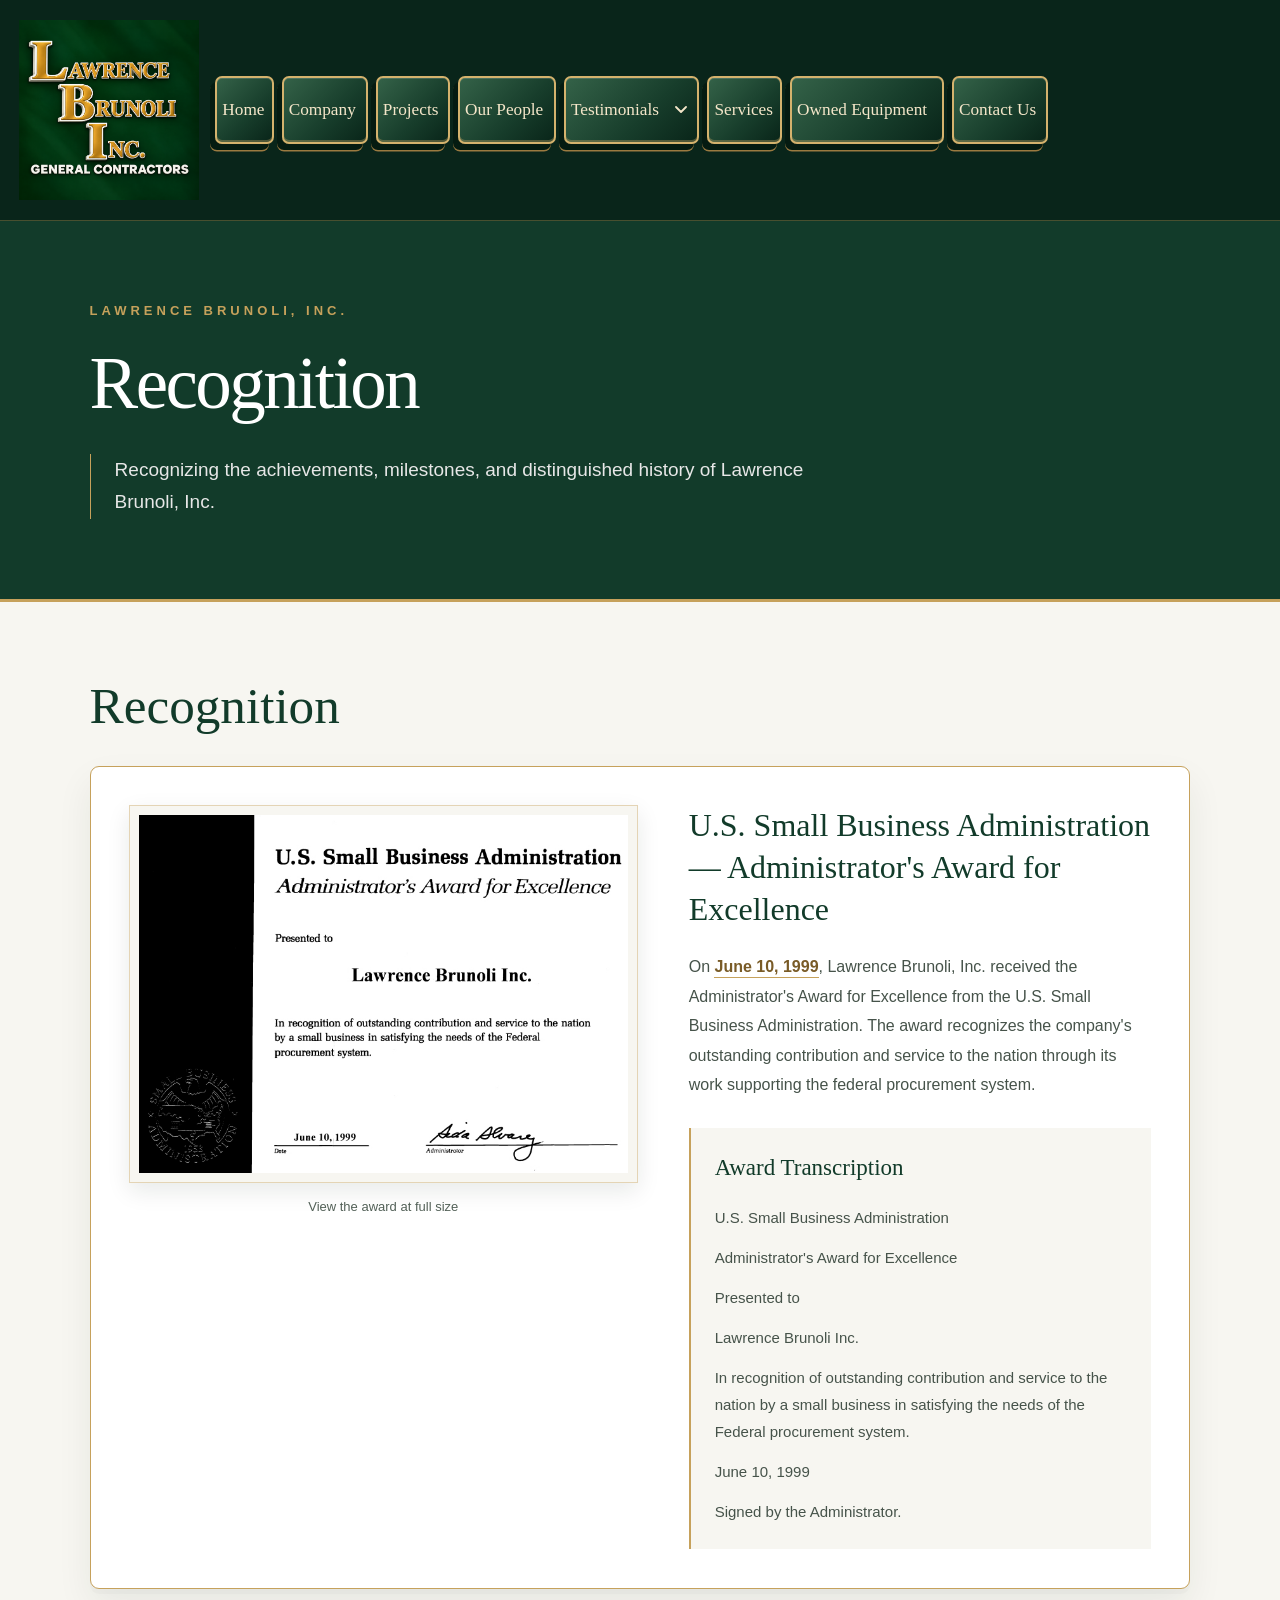
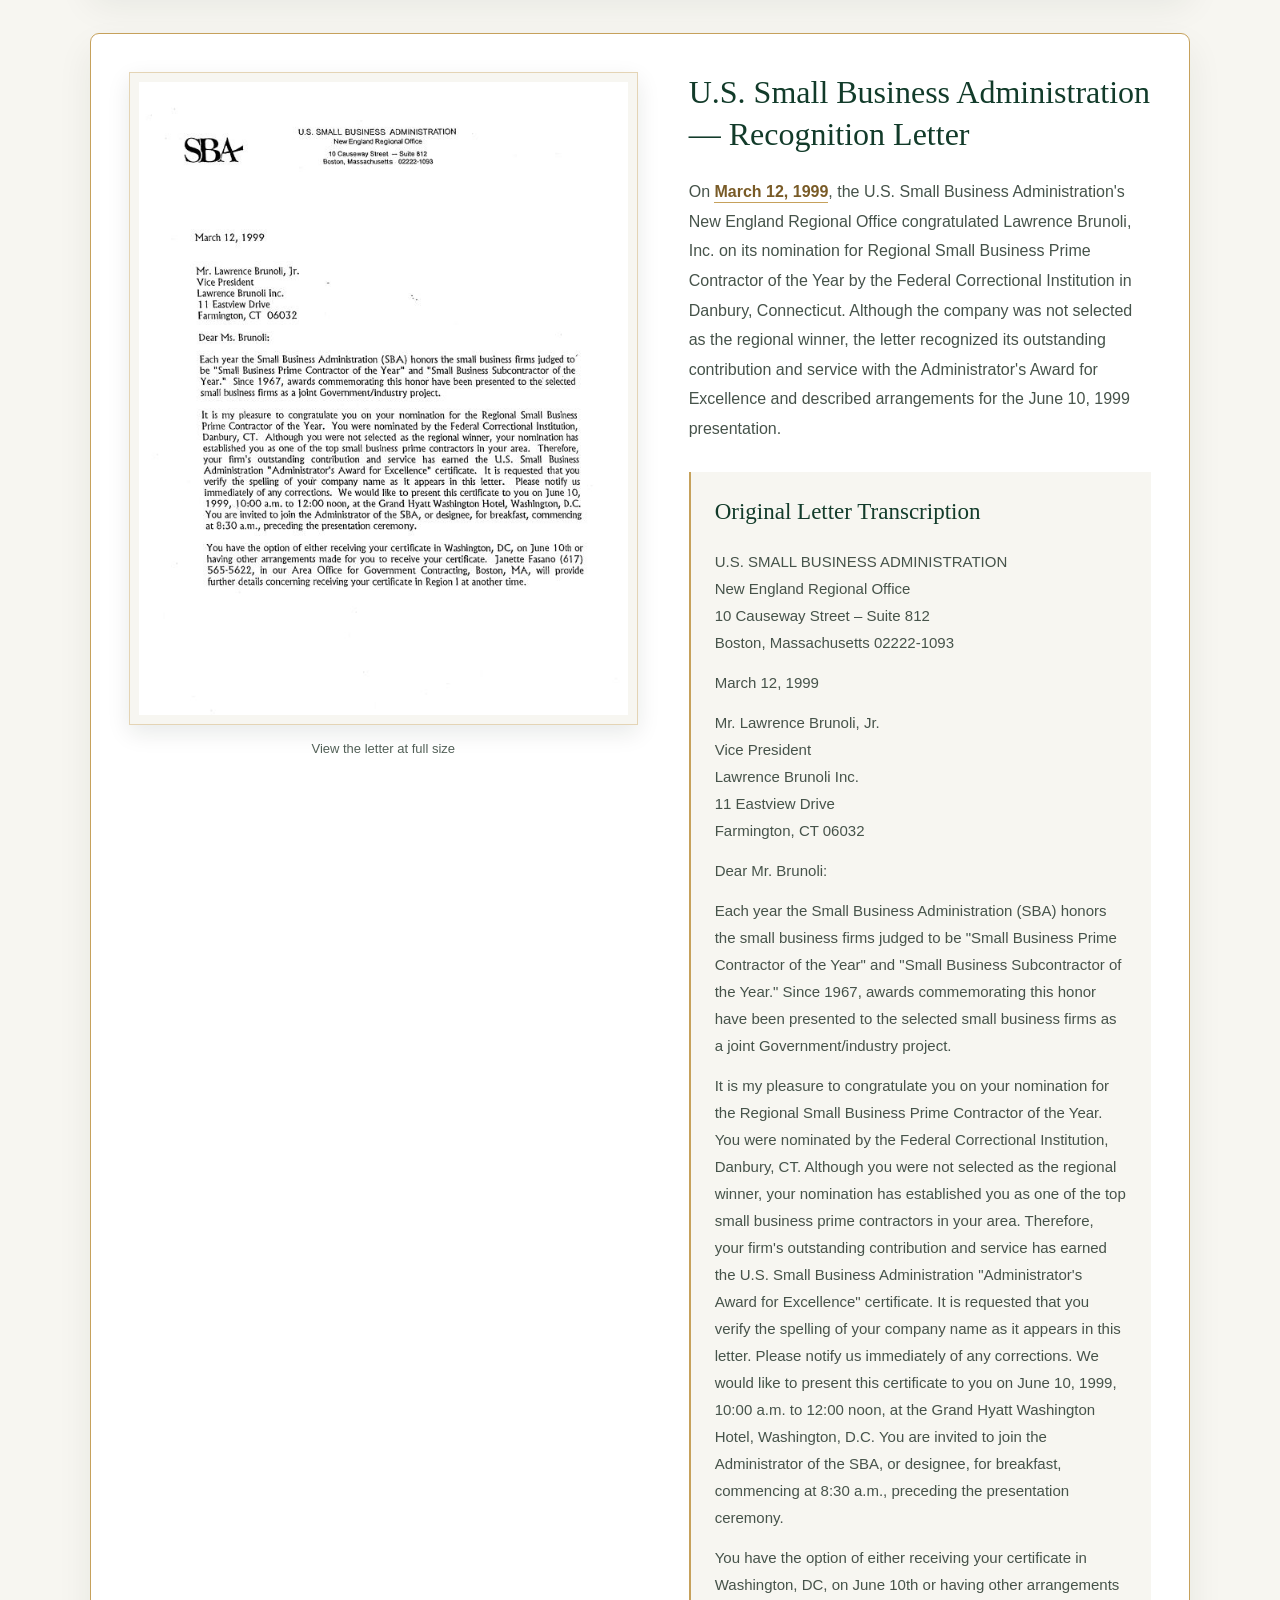
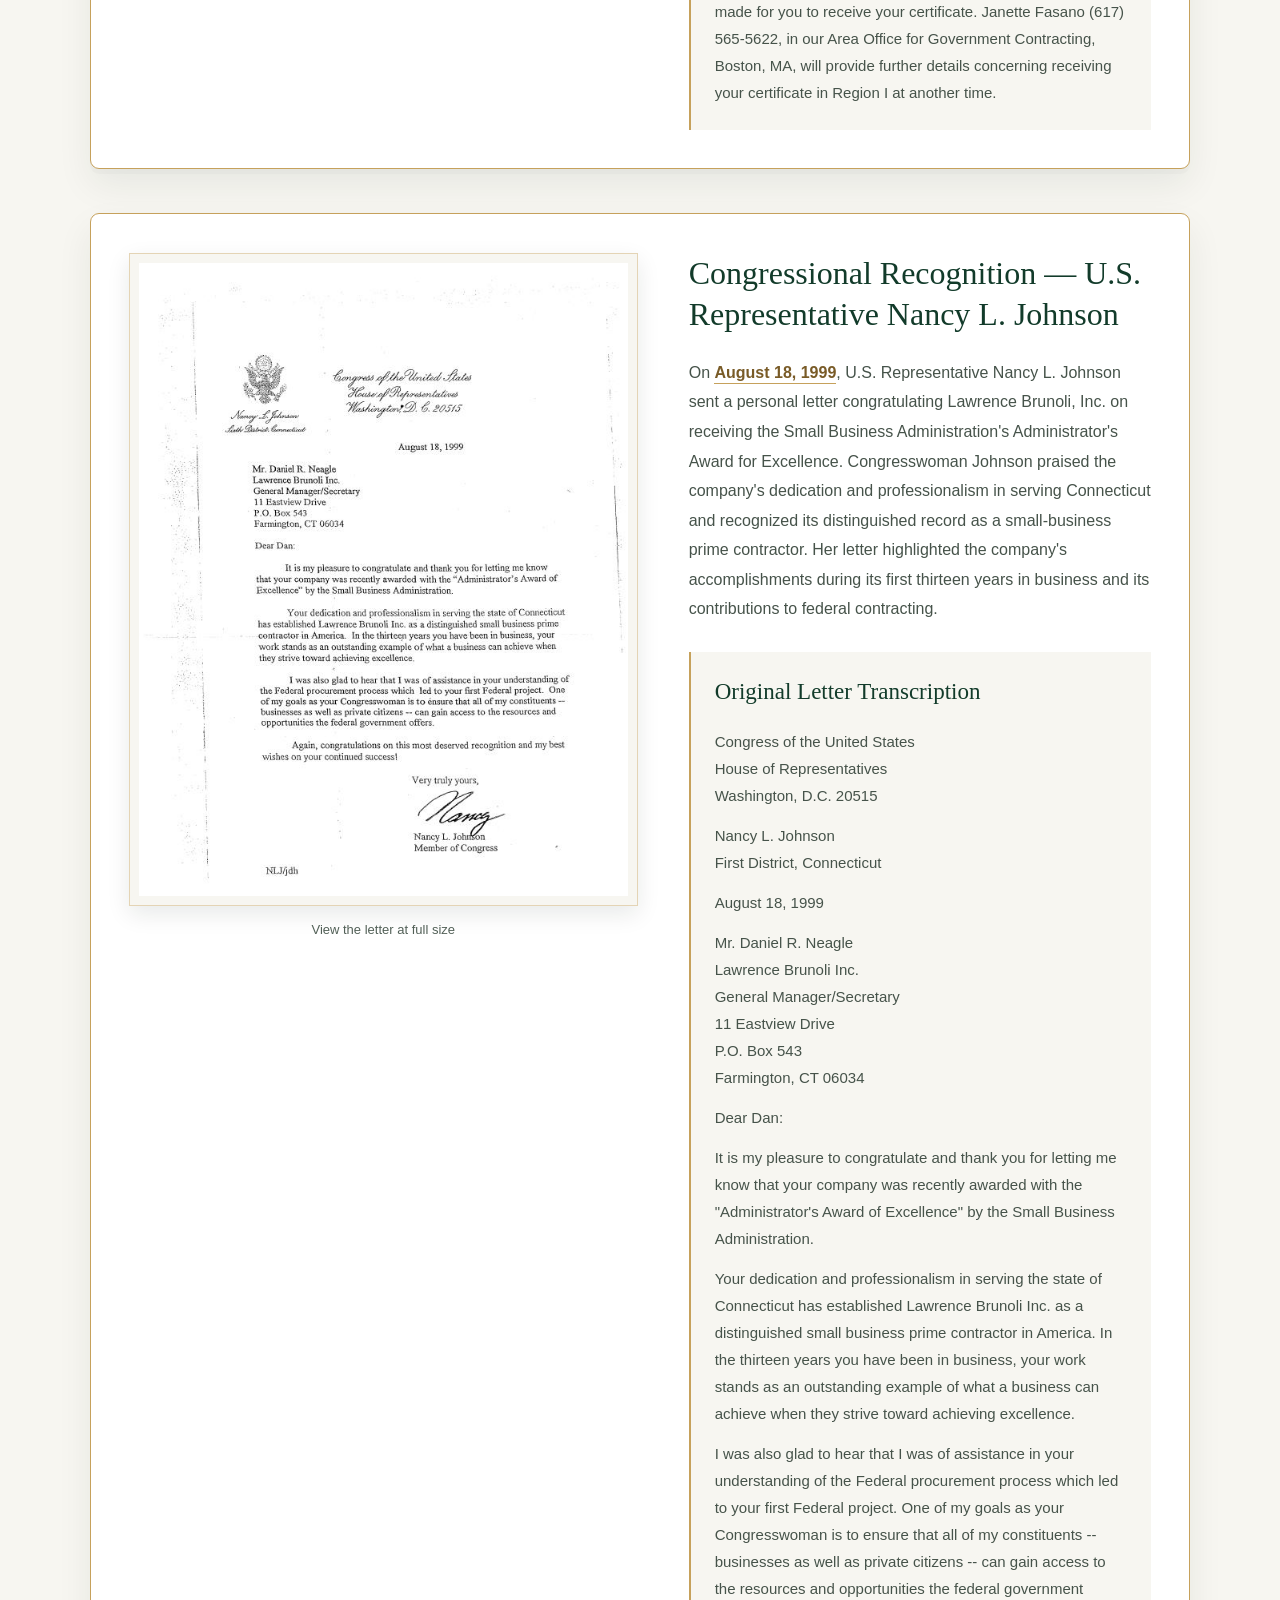
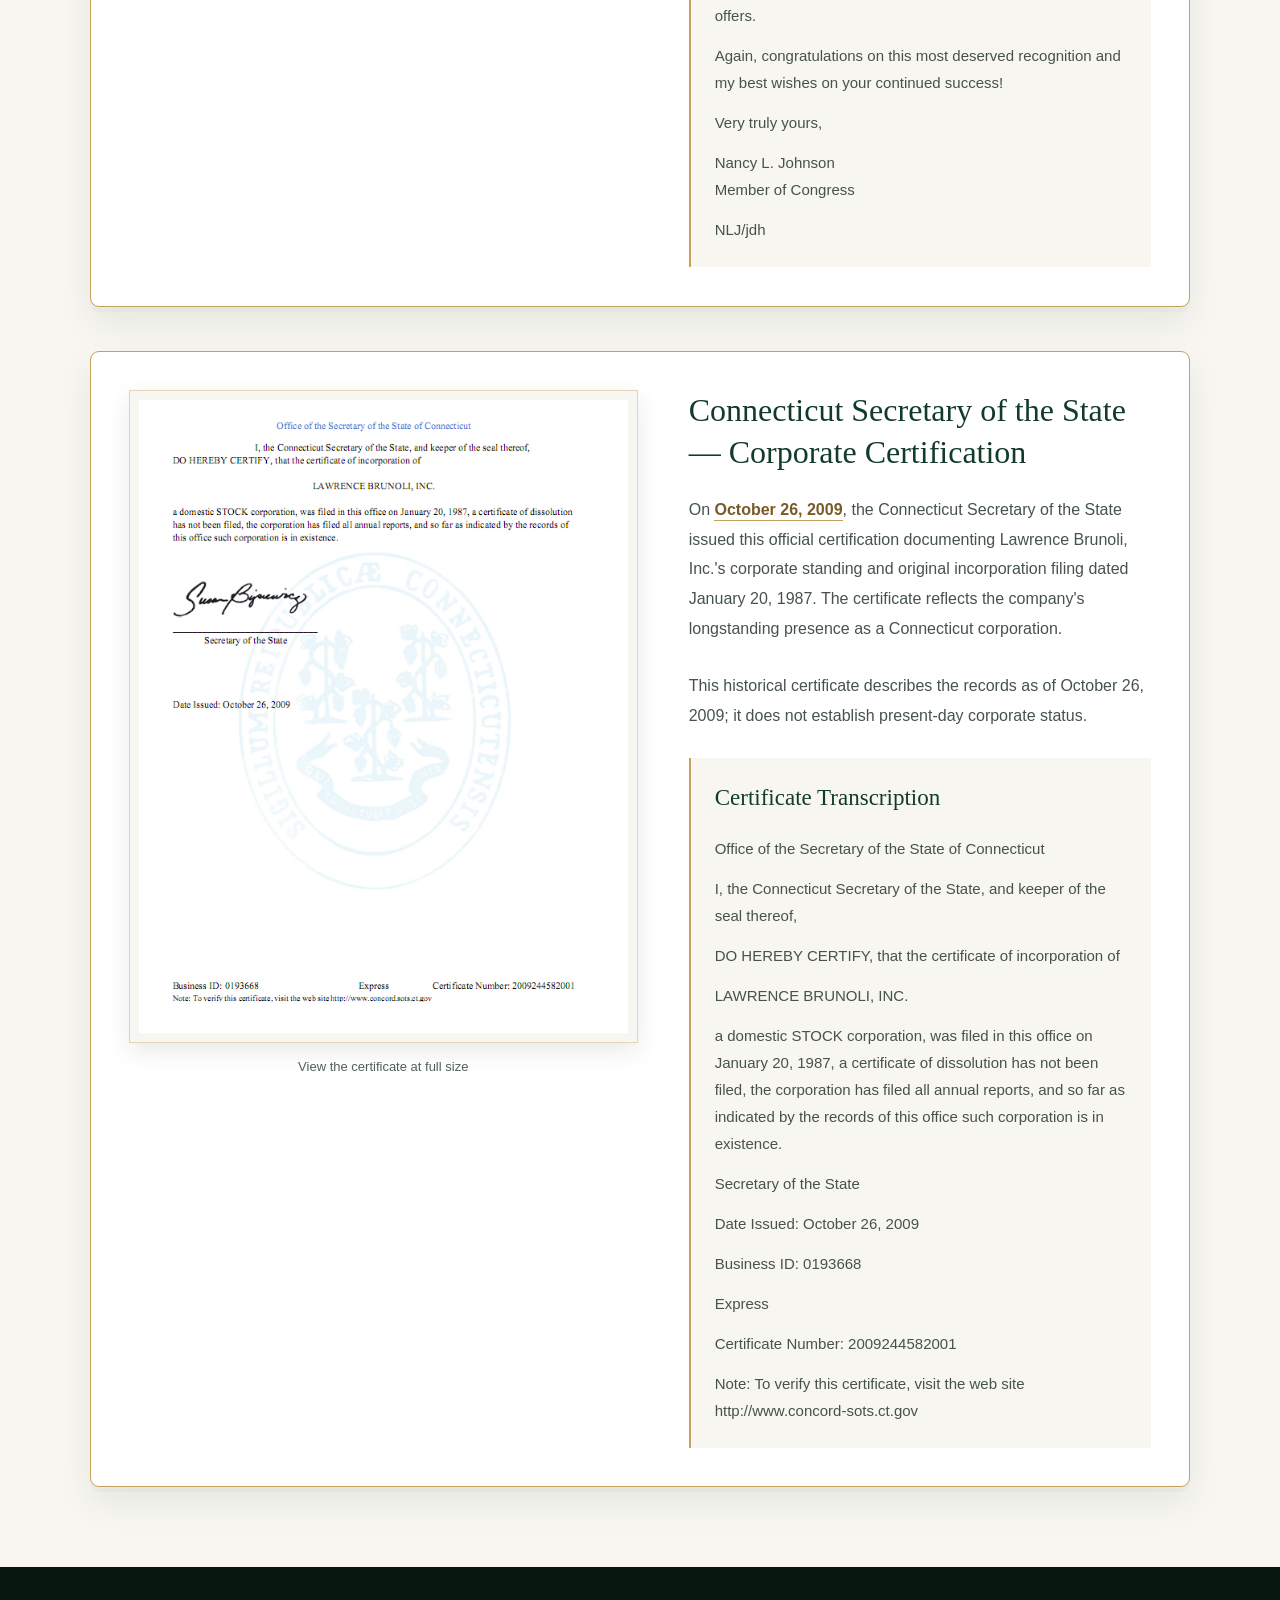
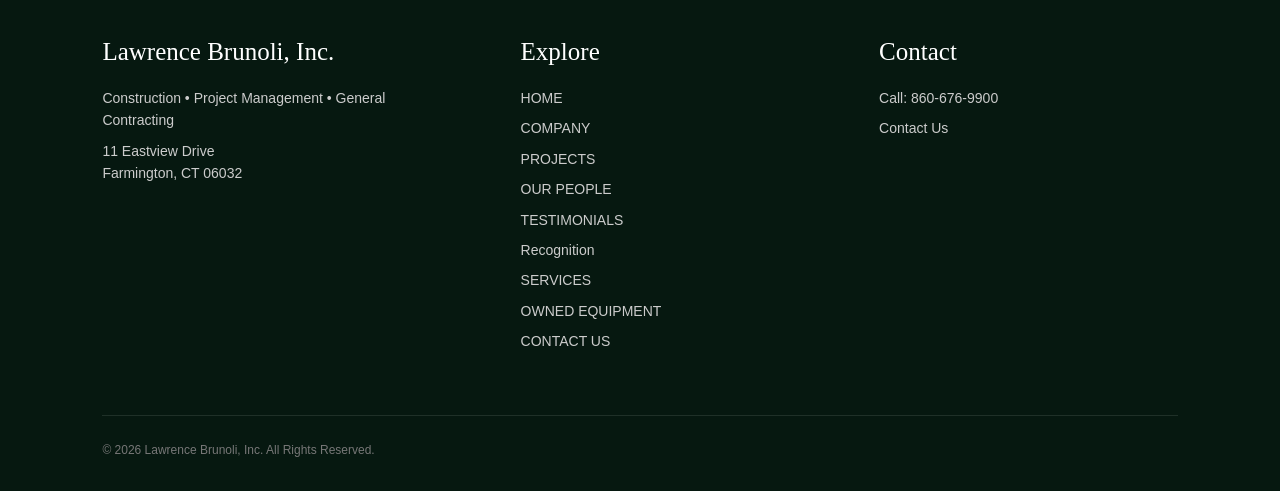
<file: recognition.html>
<!DOCTYPE html>
<html lang="en">
<head>
    <meta charset="UTF-8">
    <meta name="viewport" content="width=device-width, initial-scale=1.0">
    <title>Testimonials | Lawrence Brunoli, Inc.</title>
    <meta name="description" content="Awards, certificates, and milestones from the history of Lawrence Brunoli, Inc.">
    <link rel="stylesheet" href="site.css">
    <link rel="stylesheet" href="recognition.css">
    <script src="site.js" defer></script>
</head>
<body class="testimonials-page">

<a class="skip-link" href="#main-content">Skip to content</a>
<header class="site-header">
    <nav class="site-navigation" aria-label="Main navigation">
        <a href="index.html" class="logo" aria-label="Lawrence Brunoli, Inc. — Home">
            <img src="ChatGPT%20Image%20Oct%207,%202026,%2003_54_46%20PM.png" alt="Lawrence Brunoli, Inc.">
        </a>
        <button type="button" class="menu-toggle" aria-expanded="false" aria-controls="primary-menu">MENU</button>
        <ul class="nav-links" id="primary-menu">
                <li><a href="index.html"><span class="nav-label" data-label="Home"><span class="nav-label-shadow" aria-hidden="true">Home</span><span class="nav-label-shine" aria-hidden="true">Home</span><span class="nav-label-main">Home</span></span></a></li>
                <li><a href="company.html"><span class="nav-label" data-label="Company"><span class="nav-label-shadow" aria-hidden="true">Company</span><span class="nav-label-shine" aria-hidden="true">Company</span><span class="nav-label-main">Company</span></span></a></li>
                <li><a href="projects.html"><span class="nav-label" data-label="Projects"><span class="nav-label-shadow" aria-hidden="true">Projects</span><span class="nav-label-shine" aria-hidden="true">Projects</span><span class="nav-label-main">Projects</span></span></a></li>
                <li><a href="about.html"><span class="nav-label" data-label="Our People"><span class="nav-label-shadow" aria-hidden="true">Our People</span><span class="nav-label-shine" aria-hidden="true">Our People</span><span class="nav-label-main">Our People</span></span></a></li>
                <li class="nav-testimonials">
                    <a href="testimonials.html"><span class="nav-label" data-label="Testimonials"><span class="nav-label-shadow" aria-hidden="true">Testimonials</span><span class="nav-label-shine" aria-hidden="true">Testimonials</span><span class="nav-label-main">Testimonials</span></span></a>
                    <button class="testimonials-submenu-toggle" type="button" aria-label="Show Recognition submenu" aria-expanded="false" aria-controls="testimonials-submenu"><svg viewBox="0 0 12 8" width="12" height="8" aria-hidden="true" focusable="false"><path d="m1 1 5 5 5-5" fill="none" stroke="currentColor" stroke-width="1.8" stroke-linecap="round" stroke-linejoin="round"/></svg></button>
                    <ul class="testimonials-submenu" id="testimonials-submenu" hidden><li><a href="recognition.html" aria-current="page">Recognition</a></li></ul>
                </li>
                <li><a href="services.html"><span class="nav-label" data-label="Services"><span class="nav-label-shadow" aria-hidden="true">Services</span><span class="nav-label-shine" aria-hidden="true">Services</span><span class="nav-label-main">Services</span></span></a></li>
                <li><a href="equipment.html"><span class="nav-label" data-label="Owned Equipment"><span class="nav-label-shadow" aria-hidden="true">Owned Equipment</span><span class="nav-label-shine" aria-hidden="true">Owned Equipment</span><span class="nav-label-main">Owned Equipment</span></span></a></li>
                <li><a href="contact.html"><span class="nav-label" data-label="Contact Us"><span class="nav-label-shadow" aria-hidden="true">Contact Us</span><span class="nav-label-shine" aria-hidden="true">Contact Us</span><span class="nav-label-main">Contact Us</span></span></a></li>
        </ul>
    </nav>
</header>
<main id="main-content">
    <div class="page-hero testimonials-banner">
        <div class="testimonials-container">
            <div class="eyebrow">LAWRENCE BRUNOLI, INC.</div>
            <h1>Recognition</h1>
            <p>Recognizing the achievements, milestones, and distinguished history of Lawrence Brunoli, Inc.</p>
        </div>
    </div>
    <section class="award-recognition" aria-labelledby="award-recognition-title">
        <div class="testimonials-container">
            <h2 id="award-recognition-title">Recognition</h2>
            <div class="recognition-award-card">
                <figure class="recognition-award-figure">
                    <a class="recognition-award-link" href="recognition-images/sbaward.jpg" target="_blank" rel="noopener" aria-label="View the full-size SBA award photograph (opens in a new tab)">
                        <img src="recognition-images/sbaward.jpg" alt="U.S. Small Business Administration Administrator's Award for Excellence presented to Lawrence Brunoli Inc., dated June 10, 1999; full transcription alongside." width="771" height="564" decoding="async">
                    </a>
                    <figcaption>View the award at full size</figcaption>
                </figure>
                <div class="recognition-award-copy">
                    <h3>U.S. Small Business Administration — Administrator's Award for Excellence</h3>
                    <p class="recognition-award-description">On <time datetime="1999-06-10">June 10, 1999</time>, Lawrence Brunoli, Inc. received the Administrator's Award for Excellence from the U.S. Small Business Administration. The award recognizes the company's outstanding contribution and service to the nation through its work supporting the federal procurement system.</p>
                    <section class="recognition-award-transcription" aria-labelledby="award-transcription-title">
                        <h4 id="award-transcription-title">Award Transcription</h4>
                        <p>U.S. Small Business Administration</p>
                        <p>Administrator's Award for Excellence</p>
                        <p>Presented to</p>
                        <p>Lawrence Brunoli Inc.</p>
                        <p>In recognition of outstanding contribution and service to the nation by a small business in satisfying the needs of the Federal procurement system.</p>
                        <p>June 10, 1999</p>
                        <p>Signed by the Administrator.</p>
                    </section>
                </div>
            </div>
            <div class="recognition-award-card" id="recognition-004">
                <figure class="recognition-award-figure">
                    <a class="recognition-award-link" href="recognition-images/004.jpg" target="_blank" rel="noopener" aria-label="View the full-size March 12, 1999 SBA recognition letter (opens in a new tab)">
                        <img src="recognition-images/004.jpg" alt="March 12, 1999 U.S. Small Business Administration recognition letter to Lawrence Brunoli Inc.; full transcription alongside." width="611" height="792" loading="lazy" decoding="async">
                    </a>
                    <figcaption>View the letter at full size</figcaption>
                </figure>
                <div class="recognition-award-copy">
                    <h3>U.S. Small Business Administration — Recognition Letter</h3>
                    <p class="recognition-award-description">On <time datetime="1999-03-12">March 12, 1999</time>, the U.S. Small Business Administration's New England Regional Office congratulated Lawrence Brunoli, Inc. on its nomination for Regional Small Business Prime Contractor of the Year by the Federal Correctional Institution in Danbury, Connecticut. Although the company was not selected as the regional winner, the letter recognized its outstanding contribution and service with the Administrator's Award for Excellence and described arrangements for the June 10, 1999 presentation.</p>
                    <section class="recognition-award-transcription" aria-labelledby="letter-004-transcription-title">
                        <h4 id="letter-004-transcription-title">Original Letter Transcription</h4>
                        <p>U.S. SMALL BUSINESS ADMINISTRATION<br>New England Regional Office<br>10 Causeway Street – Suite 812<br>Boston, Massachusetts 02222-1093</p>
                        <p>March 12, 1999</p>
                        <p>Mr. Lawrence Brunoli, Jr.<br>Vice President<br>Lawrence Brunoli Inc.<br>11 Eastview Drive<br>Farmington, CT 06032</p>
                        <p>Dear Mr. Brunoli:</p>
                        <p>Each year the Small Business Administration (SBA) honors the small business firms judged to be &quot;Small Business Prime Contractor of the Year&quot; and &quot;Small Business Subcontractor of the Year.&quot; Since 1967, awards commemorating this honor have been presented to the selected small business firms as a joint Government/industry project.</p>
                        <p>It is my pleasure to congratulate you on your nomination for the Regional Small Business Prime Contractor of the Year. You were nominated by the Federal Correctional Institution, Danbury, CT. Although you were not selected as the regional winner, your nomination has established you as one of the top small business prime contractors in your area. Therefore, your firm&#x27;s outstanding contribution and service has earned the U.S. Small Business Administration &quot;Administrator&#x27;s Award for Excellence&quot; certificate. It is requested that you verify the spelling of your company name as it appears in this letter. Please notify us immediately of any corrections. We would like to present this certificate to you on June 10, 1999, 10:00 a.m. to 12:00 noon, at the Grand Hyatt Washington Hotel, Washington, D.C. You are invited to join the Administrator of the SBA, or designee, for breakfast, commencing at 8:30 a.m., preceding the presentation ceremony.</p>
                        <p>You have the option of either receiving your certificate in Washington, DC, on June 10th or having other arrangements made for you to receive your certificate. Janette Fasano (617) 565-5622, in our Area Office for Government Contracting, Boston, MA, will provide further details concerning receiving your certificate in Region I at another time.</p>
                    </section>
                </div>
            </div>
            <div class="recognition-award-card" id="recognition-005">
                <figure class="recognition-award-figure">
                    <a class="recognition-award-link" href="recognition-images/005.jpg" target="_blank" rel="noopener" aria-label="View Nancy L. Johnson's full-size letter (opens in a new tab)">
                        <img src="recognition-images/005.jpg" alt="August 18, 1999 letter from U.S. Representative Nancy L. Johnson to Lawrence Brunoli Inc.; full transcription alongside." width="611" height="792" loading="lazy" decoding="async">
                    </a>
                    <figcaption>View the letter at full size</figcaption>
                </figure>
                <div class="recognition-award-copy">
                    <h3>Congressional Recognition — U.S. Representative Nancy L. Johnson</h3>
                    <p class="recognition-award-description">On <time datetime="1999-08-18">August 18, 1999</time>, U.S. Representative Nancy L. Johnson sent a personal letter congratulating Lawrence Brunoli, Inc. on receiving the Small Business Administration's Administrator's Award for Excellence. Congresswoman Johnson praised the company's dedication and professionalism in serving Connecticut and recognized its distinguished record as a small-business prime contractor. Her letter highlighted the company's accomplishments during its first thirteen years in business and its contributions to federal contracting.</p>
                    <section class="recognition-award-transcription" aria-labelledby="letter-005-transcription-title">
                        <h4 id="letter-005-transcription-title">Original Letter Transcription</h4>
                        <p>Congress of the United States<br>House of Representatives<br>Washington, D.C. 20515</p>
                        <p>Nancy L. Johnson<br>First District, Connecticut</p>
                        <p>August 18, 1999</p>
                        <p>Mr. Daniel R. Neagle<br>Lawrence Brunoli Inc.<br>General Manager/Secretary<br>11 Eastview Drive<br>P.O. Box 543<br>Farmington, CT 06034</p>
                        <p>Dear Dan:</p>
                        <p>It is my pleasure to congratulate and thank you for letting me know that your company was recently awarded with the &quot;Administrator&#x27;s Award of Excellence&quot; by the Small Business Administration.</p>
                        <p>Your dedication and professionalism in serving the state of Connecticut has established Lawrence Brunoli Inc. as a distinguished small business prime contractor in America. In the thirteen years you have been in business, your work stands as an outstanding example of what a business can achieve when they strive toward achieving excellence.</p>
                        <p>I was also glad to hear that I was of assistance in your understanding of the Federal procurement process which led to your first Federal project. One of my goals as your Congresswoman is to ensure that all of my constituents -- businesses as well as private citizens -- can gain access to the resources and opportunities the federal government offers.</p>
                        <p>Again, congratulations on this most deserved recognition and my best wishes on your continued success!</p>
                        <p>Very truly yours,</p>
                        <p>Nancy L. Johnson<br>Member of Congress</p>
                        <p>NLJ/jdh</p>
                    </section>
                </div>
            </div>
            <div class="recognition-award-card recognition-certificate-card">
                <figure class="recognition-award-figure">
                    <a class="recognition-award-link" href="recognition-images/cert2.jpg" target="_blank" rel="noopener" aria-label="View the full-size Connecticut corporate certificate (opens in a new tab)">
                        <img src="recognition-images/cert2.jpg" alt="Connecticut Secretary of the State certificate for Lawrence Brunoli, Inc., issued October 26, 2009; full transcription alongside." width="608" height="788" loading="lazy" decoding="async">
                    </a>
                    <figcaption>View the certificate at full size</figcaption>
                </figure>
                <div class="recognition-award-copy">
                    <h3>Connecticut Secretary of the State — Corporate Certification</h3>
                    <p class="recognition-award-description">On <time datetime="2009-10-26">October 26, 2009</time>, the Connecticut Secretary of the State issued this official certification documenting Lawrence Brunoli, Inc.'s corporate standing and original incorporation filing dated January 20, 1987. The certificate reflects the company's longstanding presence as a Connecticut corporation.</p>
                    <p class="recognition-award-description">This historical certificate describes the records as of October 26, 2009; it does not establish present-day corporate status.</p>
                    <section class="recognition-award-transcription" aria-labelledby="certificate-transcription-title">
                        <h4 id="certificate-transcription-title">Certificate Transcription</h4>
                        <p>Office of the Secretary of the State of Connecticut</p>
                        <p>I, the Connecticut Secretary of the State, and keeper of the seal thereof,</p>
                        <p>DO HEREBY CERTIFY, that the certificate of incorporation of</p>
                        <p>LAWRENCE BRUNOLI, INC.</p>
                        <p>a domestic STOCK corporation, was filed in this office on January 20, 1987, a certificate of dissolution has not been filed, the corporation has filed all annual reports, and so far as indicated by the records of this office such corporation is in existence.</p>
                        <p>Secretary of the State</p>
                        <p>Date Issued: October 26, 2009</p>
                        <p>Business ID: 0193668</p>
                        <p>Express</p>
                        <p>Certificate Number: 2009244582001</p>
                        <p>Note: To verify this certificate, visit the web site http://www.concord-sots.ct.gov</p>
                    </section>
                </div>
            </div>
        </div>
    </section>
</main>
<footer class="site-footer">

        <div class="footer-grid">

            <div>

                <h3>
                    Lawrence Brunoli, Inc.
                </h3>

                <p>
                    Construction • Project Management • General Contracting
                </p>

                <p>
                    11 Eastview Drive<br>
                    Farmington, CT 06032
                </p>

            </div>


            <div>

                <h3>
                    Explore
                </h3>

                <a href="index.html">HOME</a>
                <a href="company.html">COMPANY</a>
                <a href="projects.html">PROJECTS</a>
                <a href="about.html">OUR PEOPLE</a>
                <a href="testimonials.html">TESTIMONIALS</a>
                <a href="recognition.html">Recognition</a>
                <a href="services.html">SERVICES</a>
                <a href="equipment.html">OWNED EQUIPMENT</a>
                <a href="contact.html">CONTACT US</a>

            </div>


            <div>

                <h3>
                    Contact
                </h3>

                <a href="tel:8606769900">
                    Call: 860-676-9900
                </a>

                <a href="contact.html">
                    Contact Us
                </a>

            </div>

        </div>

        <div class="copyright">
            © 2026 Lawrence Brunoli, Inc. All Rights Reserved.
        </div>

      </footer>

</body>
</html>
</file>
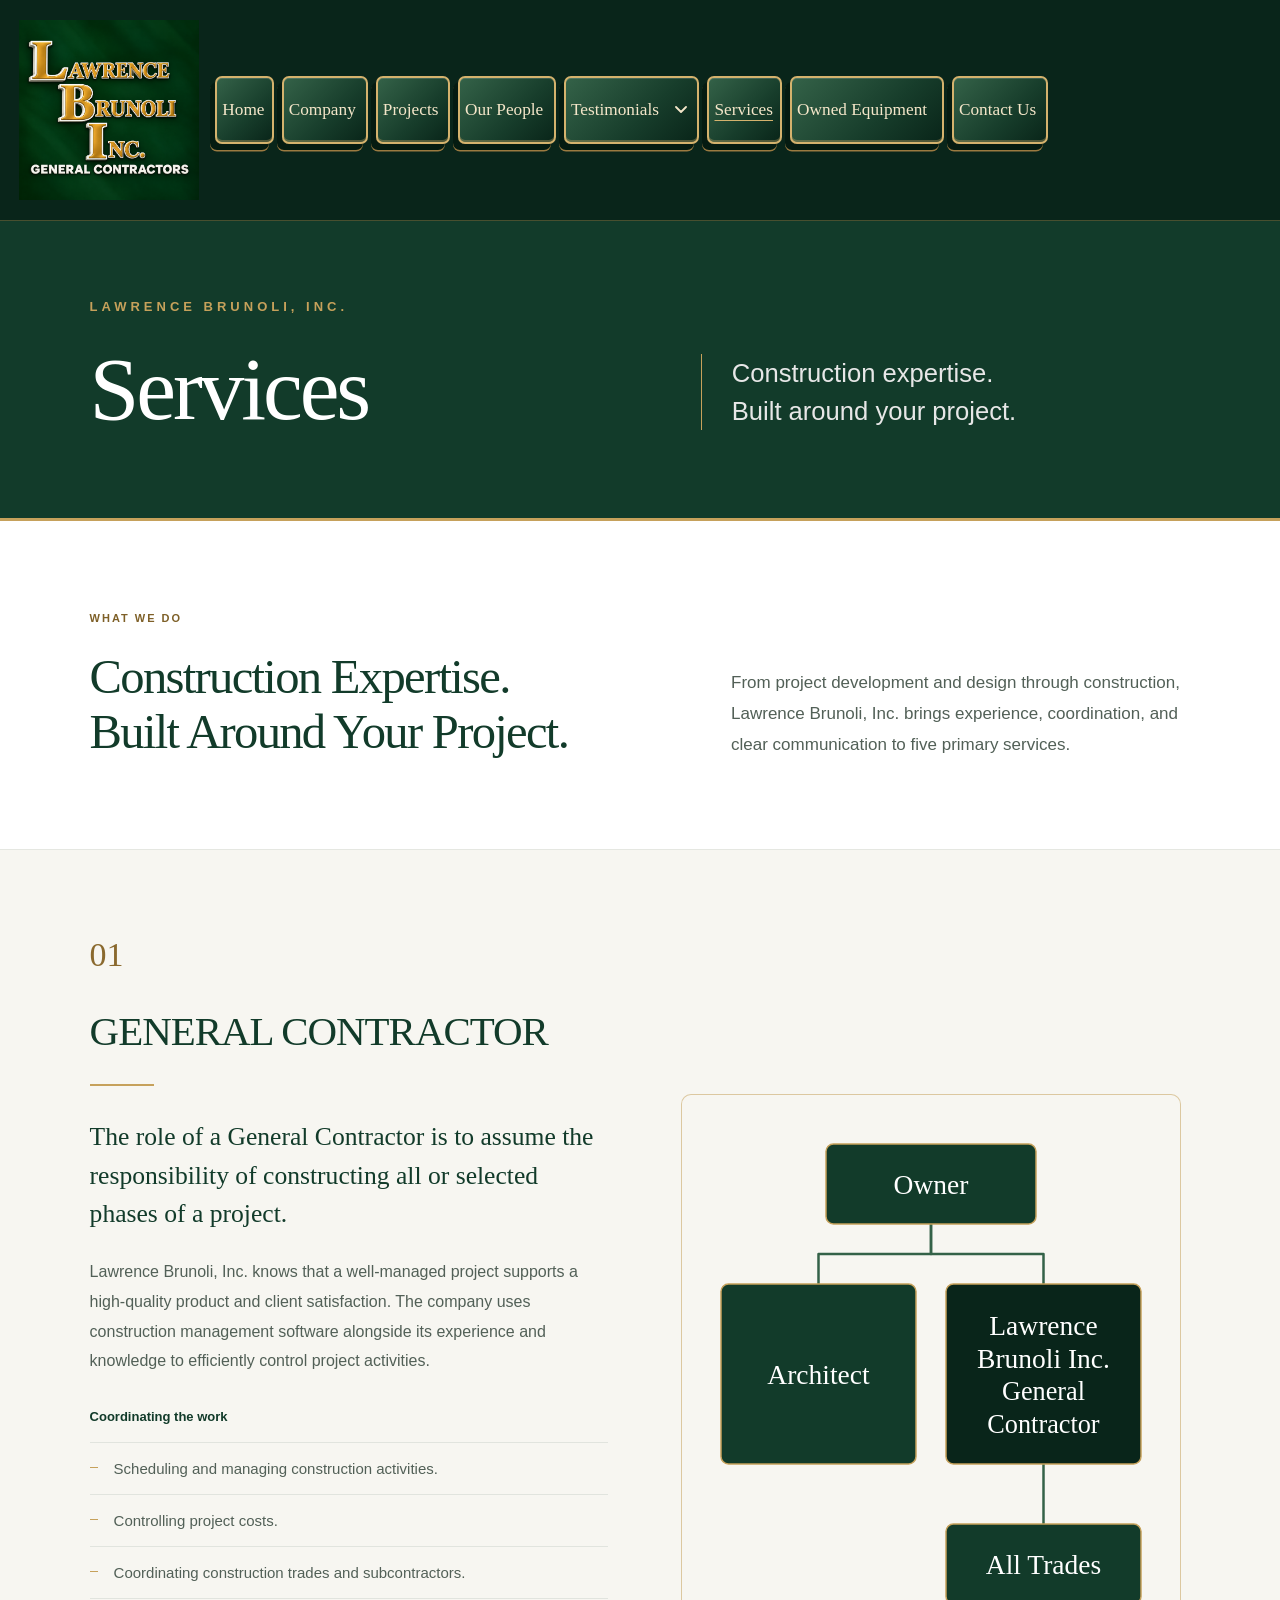
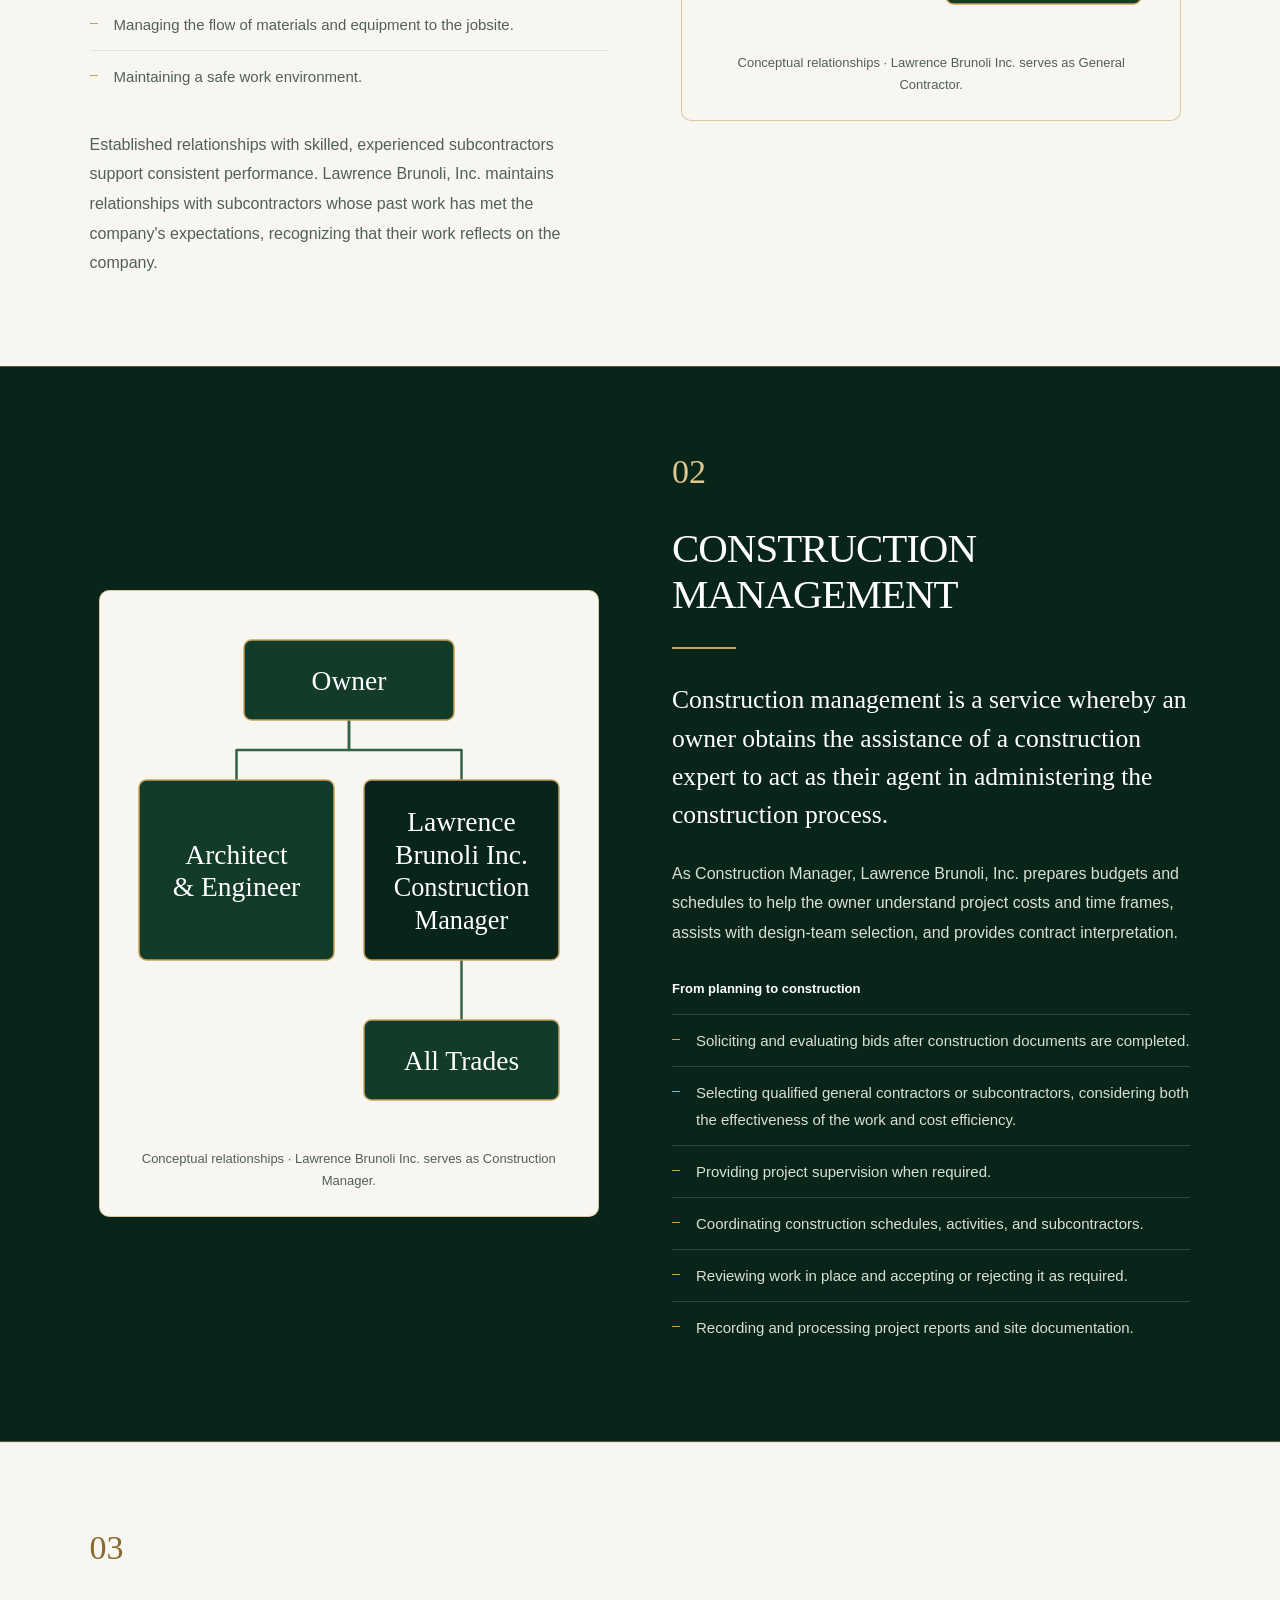
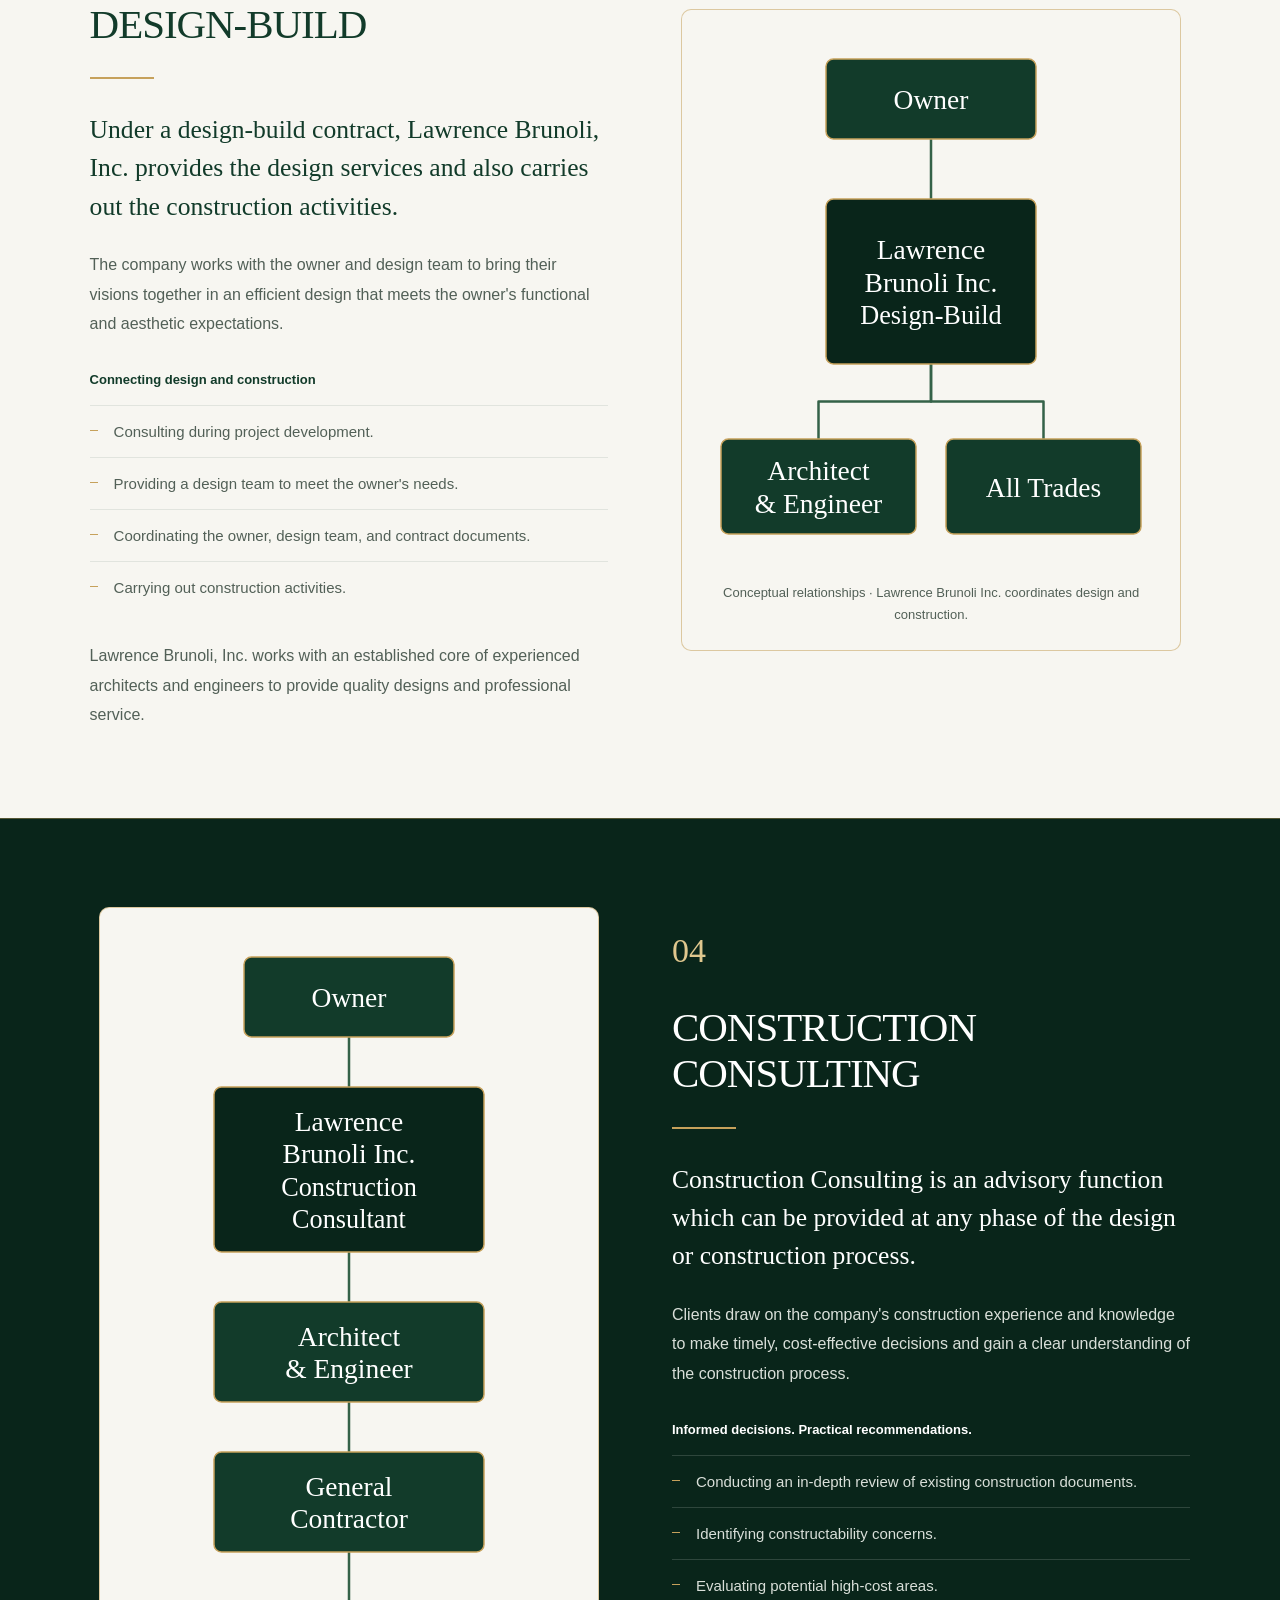
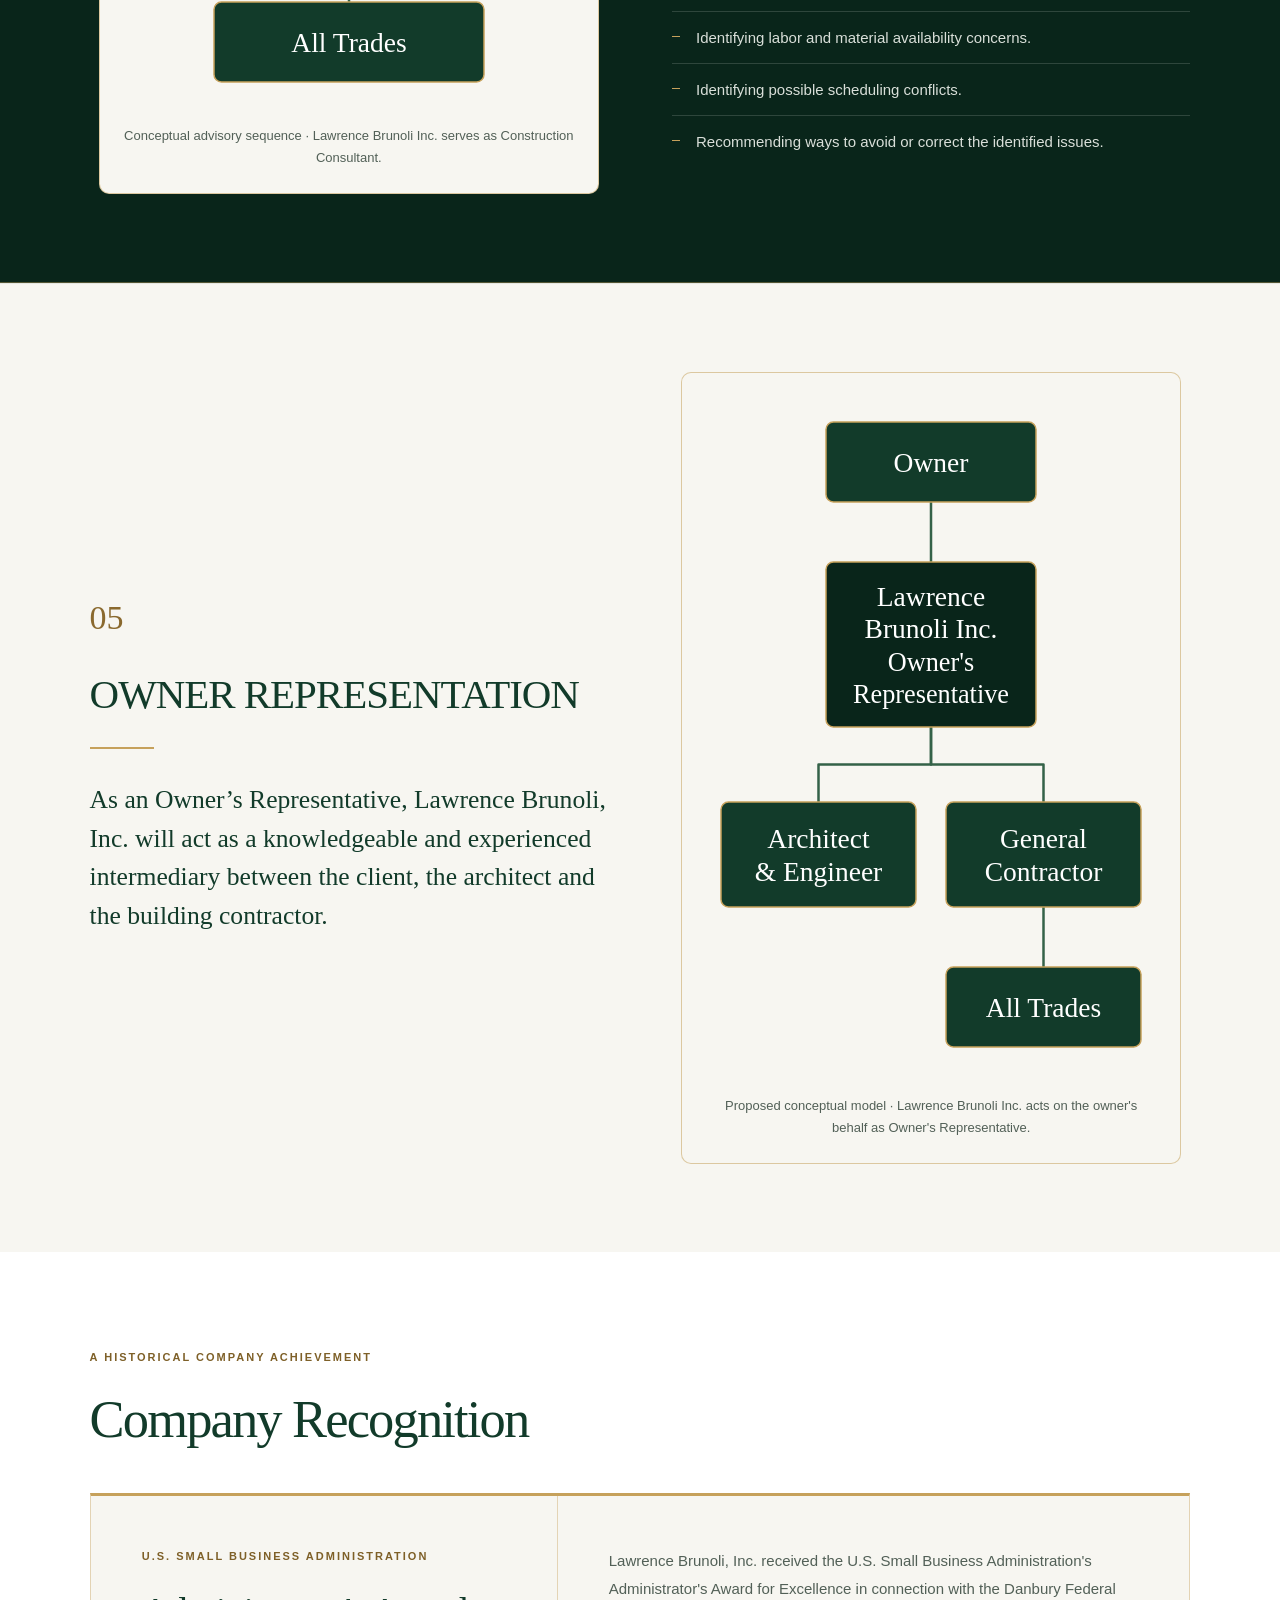
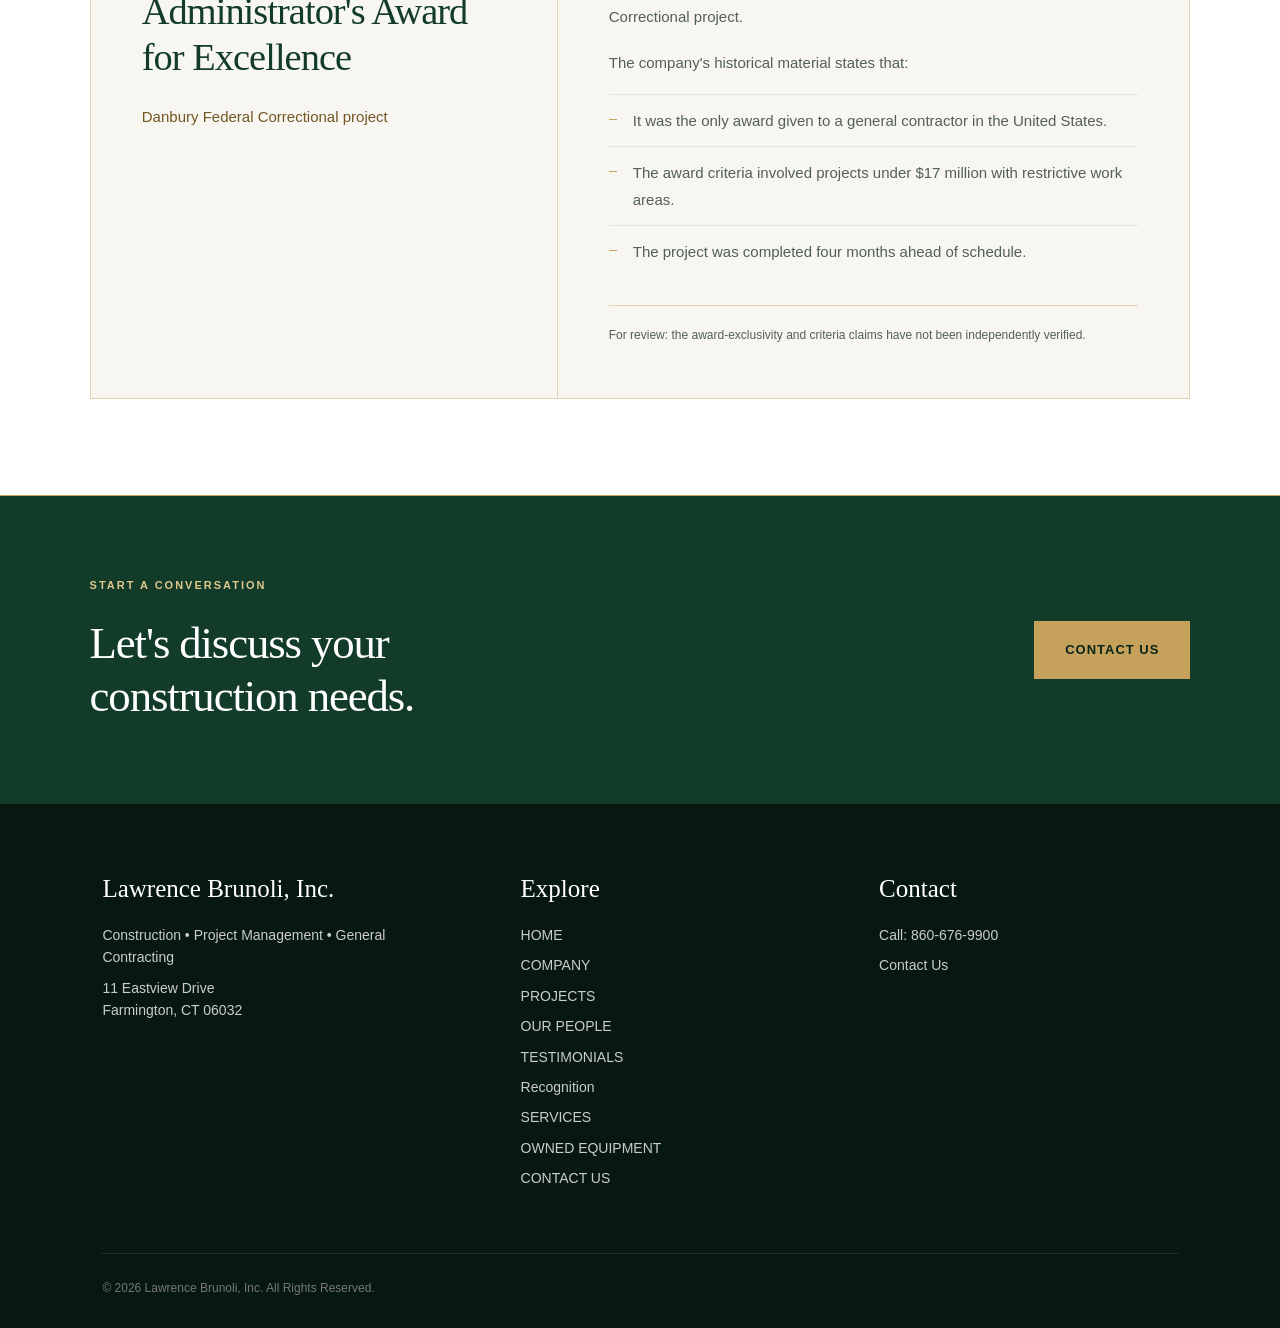
<file: services.html>
<!DOCTYPE html>
<html lang="en">
<head>
    <meta charset="UTF-8">
    <meta name="viewport" content="width=device-width, initial-scale=1.0">
    <title>Services | Lawrence Brunoli, Inc.</title>
    <meta name="description" content="General contractor, construction management, design-build, construction consulting, and owner representation services from Lawrence Brunoli, Inc.">
    <link rel="stylesheet" href="site.css">
    <link rel="stylesheet" href="services.css">
    <script src="site.js" defer></script>
</head>
<body class="services-page">
<a class="skip-link" href="#main-content">Skip to content</a>
<header class="site-header">
    <nav class="site-navigation" aria-label="Main navigation">
        <a href="index.html" class="logo" aria-label="Lawrence Brunoli, Inc. — Home">
            <img src="ChatGPT%20Image%20Oct%207,%202026,%2003_54_46%20PM.png" alt="Lawrence Brunoli, Inc.">
        </a>
        <button type="button" class="menu-toggle" aria-expanded="false" aria-controls="primary-menu">MENU</button>
        <ul class="nav-links" id="primary-menu">
                <li><a href="index.html"><span class="nav-label" data-label="Home"><span class="nav-label-shadow" aria-hidden="true">Home</span><span class="nav-label-shine" aria-hidden="true">Home</span><span class="nav-label-main">Home</span></span></a></li>
                <li><a href="company.html"><span class="nav-label" data-label="Company"><span class="nav-label-shadow" aria-hidden="true">Company</span><span class="nav-label-shine" aria-hidden="true">Company</span><span class="nav-label-main">Company</span></span></a></li>
                <li><a href="projects.html"><span class="nav-label" data-label="Projects"><span class="nav-label-shadow" aria-hidden="true">Projects</span><span class="nav-label-shine" aria-hidden="true">Projects</span><span class="nav-label-main">Projects</span></span></a></li>
                <li><a href="about.html"><span class="nav-label" data-label="Our People"><span class="nav-label-shadow" aria-hidden="true">Our People</span><span class="nav-label-shine" aria-hidden="true">Our People</span><span class="nav-label-main">Our People</span></span></a></li>
                <li class="nav-testimonials">
                    <a href="testimonials.html"><span class="nav-label" data-label="Testimonials"><span class="nav-label-shadow" aria-hidden="true">Testimonials</span><span class="nav-label-shine" aria-hidden="true">Testimonials</span><span class="nav-label-main">Testimonials</span></span></a>
                    <button class="testimonials-submenu-toggle" type="button" aria-label="Show Recognition submenu" aria-expanded="false" aria-controls="testimonials-submenu"><svg viewBox="0 0 12 8" width="12" height="8" aria-hidden="true" focusable="false"><path d="m1 1 5 5 5-5" fill="none" stroke="currentColor" stroke-width="1.8" stroke-linecap="round" stroke-linejoin="round"/></svg></button>
                    <ul class="testimonials-submenu" id="testimonials-submenu" hidden><li><a href="recognition.html">Recognition</a></li></ul>
                </li>
                <li><a href="services.html" aria-current="page"><span class="nav-label" data-label="Services"><span class="nav-label-shadow" aria-hidden="true">Services</span><span class="nav-label-shine" aria-hidden="true">Services</span><span class="nav-label-main">Services</span></span></a></li>
                <li><a href="equipment.html"><span class="nav-label" data-label="Owned Equipment"><span class="nav-label-shadow" aria-hidden="true">Owned Equipment</span><span class="nav-label-shine" aria-hidden="true">Owned Equipment</span><span class="nav-label-main">Owned Equipment</span></span></a></li>
                <li><a href="contact.html"><span class="nav-label" data-label="Contact Us"><span class="nav-label-shadow" aria-hidden="true">Contact Us</span><span class="nav-label-shine" aria-hidden="true">Contact Us</span><span class="nav-label-main">Contact Us</span></span></a></li>
        </ul>
    </nav>
</header>
<main id="main-content">
    <div class="page-hero services-banner">
        <div class="services-container services-banner-inner">
            <div>
                <div class="eyebrow">LAWRENCE BRUNOLI, INC.</div>
                <h1>Services</h1>
            </div>
            <p>Construction expertise.<br>Built around your project.</p>
        </div>
    </div>

    <section class="services-intro" aria-labelledby="services-intro-title">
        <div class="services-container services-intro-grid">
            <div>
                <div class="services-kicker">WHAT WE DO</div>
                <h2 id="services-intro-title">Construction Expertise.<br>Built Around Your Project.</h2>
            </div>
            <p>From project development and design through construction, Lawrence Brunoli, Inc. brings experience, coordination, and clear communication to five primary services.</p>
        </div>
    </section>

    <section class="services-detail" id="general-contractor" aria-labelledby="general-contractor-title">
        <div class="services-container services-detail-grid">
            <div class="services-content">
            <div class="services-detail-heading">
                <div class="services-number" aria-hidden="true">01</div>
                <h2 id="general-contractor-title">GENERAL CONTRACTOR</h2>
                <div class="services-gold-rule" aria-hidden="true"></div>
            </div>
            <div class="services-detail-copy">
                <p class="services-lead">The role of a General Contractor is to assume the responsibility of constructing all or selected phases of a project.</p>
                <p>Lawrence Brunoli, Inc. knows that a well-managed project supports a high-quality product and client satisfaction. The company uses construction management software alongside its experience and knowledge to efficiently control project activities.</p>
                <h3>Coordinating the work</h3>
                <ul class="services-scope">
                    <li>Scheduling and managing construction activities.</li>
                    <li>Controlling project costs.</li>
                    <li>Coordinating construction trades and subcontractors.</li>
                    <li>Managing the flow of materials and equipment to the jobsite.</li>
                    <li>Maintaining a safe work environment.</li>
                </ul>
                <p>Established relationships with skilled, experienced subcontractors support consistent performance. Lawrence Brunoli, Inc. maintains relationships with subcontractors whose past work has met the company's expectations, recognizing that their work reflects on the company.</p>
            </div>
            </div>
            <figure class="service-diagram">
                <svg xmlns="http://www.w3.org/2000/svg" class="service-diagram-svg" viewBox="0 0 360 412" width="360" height="412" role="img" focusable="false" aria-labelledby="general-contractor-diagram-title general-contractor-diagram-desc">
                    <title id="general-contractor-diagram-title">General Contractor relationships</title>
                    <desc id="general-contractor-diagram-desc">Owner connects separately to Architect and Lawrence Brunoli Inc., General Contractor. Lawrence Brunoli Inc. connects to All Trades. Connector lines are conceptual and do not establish contract terms or reporting authority.</desc>
                    <g class="service-diagram-connectors" aria-hidden="true">
                        <path data-from="general-contractor-node-owner" data-to="general-contractor-node-architect" d="M 180 84 V 108 H 90 V 132"/>
                        <path data-from="general-contractor-node-owner" data-to="general-contractor-node-lbi" d="M 180 84 V 108 H 270 V 132"/>
                        <path data-from="general-contractor-node-lbi" data-to="general-contractor-node-trades" d="M 270 276 V 324"/>
                    </g>
                    <g class="service-diagram-node" id="general-contractor-node-owner">
                        <rect x="96" y="20" width="168" height="64" rx="6"/>
                        <text x="180" y="60">Owner</text>
                    </g>
                    <g class="service-diagram-node" id="general-contractor-node-architect">
                        <rect x="12" y="132" width="156" height="144" rx="6"/>
                        <text x="90" y="212">Architect</text>
                    </g>
                    <g class="service-diagram-node service-diagram-company" id="general-contractor-node-lbi">
                        <rect x="192" y="132" width="156" height="144" rx="6"/>
                        <text x="270" y="173">Lawrence</text>
                        <text x="270" y="199">Brunoli Inc.</text>
                        <text class="service-diagram-role" x="270" y="225">General</text>
                        <text class="service-diagram-role" x="270" y="251">Contractor</text>
                    </g>
                    <g class="service-diagram-node" id="general-contractor-node-trades">
                        <rect x="192" y="324" width="156" height="64" rx="6"/>
                        <text x="270" y="364">All Trades</text>
                    </g>
                </svg>
                <figcaption>Conceptual relationships · Lawrence Brunoli Inc. serves as General Contractor.</figcaption>
            </figure>
        </div>
    </section>

    <section class="services-detail services-detail-dark services-detail-reversed" id="construction-management" aria-labelledby="construction-management-title">
        <div class="services-container services-detail-grid">
            <div class="services-content">
            <div class="services-detail-heading">
                <div class="services-number" aria-hidden="true">02</div>
                <h2 id="construction-management-title">CONSTRUCTION MANAGEMENT</h2>
                <div class="services-gold-rule" aria-hidden="true"></div>
            </div>
            <div class="services-detail-copy">
                <p class="services-lead">Construction management is a service whereby an owner obtains the assistance of a construction expert to act as their agent in administering the construction process.</p>
                <p>As Construction Manager, Lawrence Brunoli, Inc. prepares budgets and schedules to help the owner understand project costs and time frames, assists with design-team selection, and provides contract interpretation.</p>
                <h3>From planning to construction</h3>
                <ul class="services-scope">
                    <li>Soliciting and evaluating bids after construction documents are completed.</li>
                    <li>Selecting qualified general contractors or subcontractors, considering both the effectiveness of the work and cost efficiency.</li>
                    <li>Providing project supervision when required.</li>
                    <li>Coordinating construction schedules, activities, and subcontractors.</li>
                    <li>Reviewing work in place and accepting or rejecting it as required.</li>
                    <li>Recording and processing project reports and site documentation.</li>
                </ul>
            </div>
            </div>
            <figure class="service-diagram">
                <svg xmlns="http://www.w3.org/2000/svg" class="service-diagram-svg" viewBox="0 0 360 412" width="360" height="412" role="img" focusable="false" aria-labelledby="construction-management-diagram-title construction-management-diagram-desc">
                    <title id="construction-management-diagram-title">Construction Management relationships</title>
                    <desc id="construction-management-diagram-desc">Owner connects separately to Architect &amp; Engineer and Lawrence Brunoli Inc., Construction Manager. The Construction Manager connects to All Trades to illustrate coordination. Connector lines are conceptual and do not establish contract terms or reporting authority.</desc>
                    <g class="service-diagram-connectors" aria-hidden="true">
                        <path data-from="construction-management-node-owner" data-to="construction-management-node-architect-engineer" d="M 180 84 V 108 H 90 V 132"/>
                        <path data-from="construction-management-node-owner" data-to="construction-management-node-lbi" d="M 180 84 V 108 H 270 V 132"/>
                        <path data-from="construction-management-node-lbi" data-to="construction-management-node-trades" d="M 270 276 V 324"/>
                    </g>
                    <g class="service-diagram-node" id="construction-management-node-owner">
                        <rect x="96" y="20" width="168" height="64" rx="6"/>
                        <text x="180" y="60">Owner</text>
                    </g>
                    <g class="service-diagram-node" id="construction-management-node-architect-engineer">
                        <rect x="12" y="132" width="156" height="144" rx="6"/>
                        <text x="90" y="199">Architect</text>
                        <text x="90" y="225">&amp; Engineer</text>
                    </g>
                    <g class="service-diagram-node service-diagram-company" id="construction-management-node-lbi">
                        <rect x="192" y="132" width="156" height="144" rx="6"/>
                        <text x="270" y="173">Lawrence</text>
                        <text x="270" y="199">Brunoli Inc.</text>
                        <text class="service-diagram-role" x="270" y="225">Construction</text>
                        <text class="service-diagram-role" x="270" y="251">Manager</text>
                    </g>
                    <g class="service-diagram-node" id="construction-management-node-trades">
                        <rect x="192" y="324" width="156" height="64" rx="6"/>
                        <text x="270" y="364">All Trades</text>
                    </g>
                </svg>
                <figcaption>Conceptual relationships · Lawrence Brunoli Inc. serves as Construction Manager.</figcaption>
            </figure>
        </div>
    </section>

    <section class="services-detail" id="design-build" aria-labelledby="design-build-title">
        <div class="services-container services-detail-grid">
            <div class="services-content">
            <div class="services-detail-heading">
                <div class="services-number" aria-hidden="true">03</div>
                <h2 id="design-build-title">DESIGN-BUILD</h2>
                <div class="services-gold-rule" aria-hidden="true"></div>
            </div>
            <div class="services-detail-copy">
                <p class="services-lead">Under a design-build contract, Lawrence Brunoli, Inc. provides the design services and also carries out the construction activities.</p>
                <p>The company works with the owner and design team to bring their visions together in an efficient design that meets the owner's functional and aesthetic expectations.</p>
                <h3>Connecting design and construction</h3>
                <ul class="services-scope">
                    <li>Consulting during project development.</li>
                    <li>Providing a design team to meet the owner's needs.</li>
                    <li>Coordinating the owner, design team, and contract documents.</li>
                    <li>Carrying out construction activities.</li>
                </ul>
                <p>Lawrence Brunoli, Inc. works with an established core of experienced architects and engineers to provide quality designs and professional service.</p>
            </div>
            </div>
            <figure class="service-diagram">
                <svg xmlns="http://www.w3.org/2000/svg" class="service-diagram-svg" viewBox="0 0 360 424" width="360" height="424" role="img" focusable="false" aria-labelledby="design-build-diagram-title design-build-diagram-desc">
                    <title id="design-build-diagram-title">Design-Build relationships</title>
                    <desc id="design-build-diagram-desc">Owner connects to Lawrence Brunoli Inc. in the Design-Build role. Lawrence Brunoli Inc. connects to two separate branches: Architect &amp; Engineer and All Trades. Connector lines are conceptual and do not establish contract terms or reporting authority.</desc>
                    <g class="service-diagram-connectors" aria-hidden="true">
                        <path data-from="design-build-node-owner" data-to="design-build-node-lbi" d="M 180 84 V 132"/>
                        <path data-from="design-build-node-lbi" data-to="design-build-node-architect-engineer" d="M 180 264 V 294 H 90 V 324"/>
                        <path data-from="design-build-node-lbi" data-to="design-build-node-trades" d="M 180 264 V 294 H 270 V 324"/>
                    </g>
                    <g class="service-diagram-node" id="design-build-node-owner">
                        <rect x="96" y="20" width="168" height="64" rx="6"/>
                        <text x="180" y="60">Owner</text>
                    </g>
                    <g class="service-diagram-node service-diagram-company" id="design-build-node-lbi">
                        <rect x="96" y="132" width="168" height="132" rx="6"/>
                        <text x="180" y="180">Lawrence</text>
                        <text x="180" y="206">Brunoli Inc.</text>
                        <text class="service-diagram-role" x="180" y="232">Design-Build</text>
                    </g>
                    <g class="service-diagram-node" id="design-build-node-architect-engineer">
                        <rect x="12" y="324" width="156" height="76" rx="6"/>
                        <text x="90" y="357">Architect</text>
                        <text x="90" y="383">&amp; Engineer</text>
                    </g>
                    <g class="service-diagram-node" id="design-build-node-trades">
                        <rect x="192" y="324" width="156" height="76" rx="6"/>
                        <text x="270" y="370">All Trades</text>
                    </g>
                </svg>
                <figcaption>Conceptual relationships · Lawrence Brunoli Inc. coordinates design and construction.</figcaption>
            </figure>
        </div>
    </section>

    <section class="services-detail services-detail-dark services-detail-reversed" id="construction-consulting" aria-labelledby="construction-consulting-title">
        <div class="services-container services-detail-grid">
            <div class="services-content">
            <div class="services-detail-heading">
                <div class="services-number" aria-hidden="true">04</div>
                <h2 id="construction-consulting-title">CONSTRUCTION CONSULTING</h2>
                <div class="services-gold-rule" aria-hidden="true"></div>
            </div>
            <div class="services-detail-copy">
                <p class="services-lead">Construction Consulting is an advisory function which can be provided at any phase of the design or construction process.</p>
                <p>Clients draw on the company's construction experience and knowledge to make timely, cost-effective decisions and gain a clear understanding of the construction process.</p>
                <h3>Informed decisions. Practical recommendations.</h3>
                <ul class="services-scope">
                    <li>Conducting an in-depth review of existing construction documents.</li>
                    <li>Identifying constructability concerns.</li>
                    <li>Evaluating potential high-cost areas.</li>
                    <li>Identifying labor and material availability concerns.</li>
                    <li>Identifying possible scheduling conflicts.</li>
                    <li>Recommending ways to avoid or correct the identified issues.</li>
                </ul>
            </div>
            </div>
            <figure class="service-diagram">
                <svg xmlns="http://www.w3.org/2000/svg" class="service-diagram-svg" viewBox="0 0 360 620" width="360" height="620" role="img" focusable="false" aria-labelledby="construction-consulting-diagram-title construction-consulting-diagram-desc">
                    <title id="construction-consulting-diagram-title">Construction Consulting relationships</title>
                    <desc id="construction-consulting-diagram-desc">A vertical advisory sequence shows Owner, Lawrence Brunoli Inc. as Construction Consultant, Architect &amp; Engineer, General Contractor, and All Trades. Lawrence Brunoli Inc. and General Contractor are distinct roles. Connector lines are conceptual and do not establish contract terms or reporting authority.</desc>
                    <g class="service-diagram-connectors" aria-hidden="true">
                        <path data-from="construction-consulting-node-owner" data-to="construction-consulting-node-lbi" d="M 180 84 V 124"/>
                        <path data-from="construction-consulting-node-lbi" data-to="construction-consulting-node-architect-engineer" d="M 180 256 V 296"/>
                        <path data-from="construction-consulting-node-architect-engineer" data-to="construction-consulting-node-general-contractor" d="M 180 376 V 416"/>
                        <path data-from="construction-consulting-node-general-contractor" data-to="construction-consulting-node-trades" d="M 180 496 V 536"/>
                    </g>
                    <g class="service-diagram-node" id="construction-consulting-node-owner">
                        <rect x="96" y="20" width="168" height="64" rx="6"/>
                        <text x="180" y="60">Owner</text>
                    </g>
                    <g class="service-diagram-node service-diagram-company" id="construction-consulting-node-lbi">
                        <rect x="72" y="124" width="216" height="132" rx="6"/>
                        <text x="180" y="159">Lawrence</text>
                        <text x="180" y="185">Brunoli Inc.</text>
                        <text class="service-diagram-role" x="180" y="211">Construction</text>
                        <text class="service-diagram-role" x="180" y="237">Consultant</text>
                    </g>
                    <g class="service-diagram-node" id="construction-consulting-node-architect-engineer">
                        <rect x="72" y="296" width="216" height="80" rx="6"/>
                        <text x="180" y="331">Architect</text>
                        <text x="180" y="357">&amp; Engineer</text>
                    </g>
                    <g class="service-diagram-node" id="construction-consulting-node-general-contractor">
                        <rect x="72" y="416" width="216" height="80" rx="6"/>
                        <text x="180" y="451">General</text>
                        <text x="180" y="477">Contractor</text>
                    </g>
                    <g class="service-diagram-node" id="construction-consulting-node-trades">
                        <rect x="72" y="536" width="216" height="64" rx="6"/>
                        <text x="180" y="576">All Trades</text>
                    </g>
                </svg>
                <figcaption>Conceptual advisory sequence · Lawrence Brunoli Inc. serves as Construction Consultant.</figcaption>
            </figure>
        </div>
    </section>

    <section class="services-detail" id="owner-representation" aria-labelledby="owner-representation-title">
        <div class="services-container services-detail-grid">
            <div class="services-content">
            <div class="services-detail-heading">
                <div class="services-number" aria-hidden="true">05</div>
                <h2 id="owner-representation-title">OWNER REPRESENTATION</h2>
                <div class="services-gold-rule" aria-hidden="true"></div>
            </div>
            <div class="services-detail-copy">
                <p class="services-lead">As an Owner’s Representative, Lawrence Brunoli, Inc. will act as a knowledgeable and experienced intermediary between the client, the architect and the building contractor.</p>
            </div>
            </div>
            <figure class="service-diagram">
                <svg xmlns="http://www.w3.org/2000/svg" class="service-diagram-svg" viewBox="0 0 360 544" width="360" height="544" role="img" focusable="false" aria-labelledby="owner-representation-diagram-title owner-representation-diagram-desc">
                    <title id="owner-representation-diagram-title">Owner Representation relationships</title>
                    <desc id="owner-representation-diagram-desc">Proposed conceptual model: Owner connects to Lawrence Brunoli Inc., Owner&#x27;s Representative. The representative connects to Architect &amp; Engineer and General Contractor as separate branches. Only General Contractor connects to All Trades. Lawrence Brunoli Inc. acts on the owner&#x27;s behalf. Connector lines are conceptual and do not establish contract terms or reporting authority.</desc>
                    <g class="service-diagram-connectors" aria-hidden="true">
                        <path data-from="owner-representation-node-owner" data-to="owner-representation-node-lbi" d="M 180 84 V 132"/>
                        <path data-from="owner-representation-node-lbi" data-to="owner-representation-node-architect-engineer" d="M 180 264 V 294 H 90 V 324"/>
                        <path data-from="owner-representation-node-lbi" data-to="owner-representation-node-general-contractor" d="M 180 264 V 294 H 270 V 324"/>
                        <path data-from="owner-representation-node-general-contractor" data-to="owner-representation-node-trades" d="M 270 408 V 456"/>
                    </g>
                    <g class="service-diagram-node" id="owner-representation-node-owner">
                        <rect x="96" y="20" width="168" height="64" rx="6"/>
                        <text x="180" y="60">Owner</text>
                    </g>
                    <g class="service-diagram-node service-diagram-company" id="owner-representation-node-lbi">
                        <rect x="96" y="132" width="168" height="132" rx="6"/>
                        <text x="180" y="167">Lawrence</text>
                        <text x="180" y="193">Brunoli Inc.</text>
                        <text class="service-diagram-role" x="180" y="219">Owner&#x27;s</text>
                        <text class="service-diagram-role" x="180" y="245">Representative</text>
                    </g>
                    <g class="service-diagram-node" id="owner-representation-node-architect-engineer">
                        <rect x="12" y="324" width="156" height="84" rx="6"/>
                        <text x="90" y="361">Architect</text>
                        <text x="90" y="387">&amp; Engineer</text>
                    </g>
                    <g class="service-diagram-node" id="owner-representation-node-general-contractor">
                        <rect x="192" y="324" width="156" height="84" rx="6"/>
                        <text x="270" y="361">General</text>
                        <text x="270" y="387">Contractor</text>
                    </g>
                    <g class="service-diagram-node" id="owner-representation-node-trades">
                        <rect x="192" y="456" width="156" height="64" rx="6"/>
                        <text x="270" y="496">All Trades</text>
                    </g>
                </svg>
                <figcaption>Proposed conceptual model · Lawrence Brunoli Inc. acts on the owner&#x27;s behalf as Owner&#x27;s Representative.</figcaption>
            </figure>
        </div>
    </section>

    <section class="services-recognition" aria-labelledby="services-recognition-title">
        <div class="services-container">
            <div class="services-kicker">A HISTORICAL COMPANY ACHIEVEMENT</div>
            <h2 id="services-recognition-title">Company Recognition</h2>
            <div class="services-award-panel">
                <div class="services-award-heading">
                    <div class="services-kicker">U.S. SMALL BUSINESS ADMINISTRATION</div>
                    <h3>Administrator's Award for Excellence</h3>
                    <p>Danbury Federal Correctional project</p>
                </div>
                <div class="services-award-copy">
                    <p>Lawrence Brunoli, Inc. received the U.S. Small Business Administration's Administrator's Award for Excellence in connection with the Danbury Federal Correctional project.</p>
                    <p>The company's historical material states that:</p>
                    <ul class="services-scope">
                        <li>It was the only award given to a general contractor in the United States.</li>
                        <li>The award criteria involved projects under $17 million with restrictive work areas.</li>
                        <li>The project was completed four months ahead of schedule.</li>
                    </ul>
                    <p class="services-award-note">For review: the award-exclusivity and criteria claims have not been independently verified.</p>
                </div>
            </div>
        </div>
    </section>

    <section class="services-closing" aria-labelledby="services-closing-title">
        <div class="services-container services-closing-inner">
            <div>
                <div class="services-kicker">START A CONVERSATION</div>
                <h2 id="services-closing-title">Let's discuss your<br>construction needs.</h2>
            </div>
            <a class="services-contact-action" href="contact.html">CONTACT US</a>
        </div>
    </section>
</main>
<footer class="site-footer">

        <div class="footer-grid">

            <div>

                <h3>
                    Lawrence Brunoli, Inc.
                </h3>

                <p>
                    Construction • Project Management • General Contracting
                </p>

                <p>
                    11 Eastview Drive<br>
                    Farmington, CT 06032
                </p>

            </div>


            <div>

                <h3>
                    Explore
                </h3>

                <a href="index.html">HOME</a>
                <a href="company.html">COMPANY</a>
                <a href="projects.html">PROJECTS</a>
                <a href="about.html">OUR PEOPLE</a>
                <a href="testimonials.html">TESTIMONIALS</a>
                <a href="recognition.html">Recognition</a>
                <a href="services.html">SERVICES</a>
                <a href="equipment.html">OWNED EQUIPMENT</a>
                <a href="contact.html">CONTACT US</a>

            </div>


            <div>

                <h3>
                    Contact
                </h3>

                <a href="tel:8606769900">
                    Call: 860-676-9900
                </a>

                <a href="contact.html">
                    Contact Us
                </a>

            </div>

        </div>

        <div class="copyright">
            © 2026 Lawrence Brunoli, Inc. All Rights Reserved.
        </div>

      </footer>
</body>
</html>
</file>
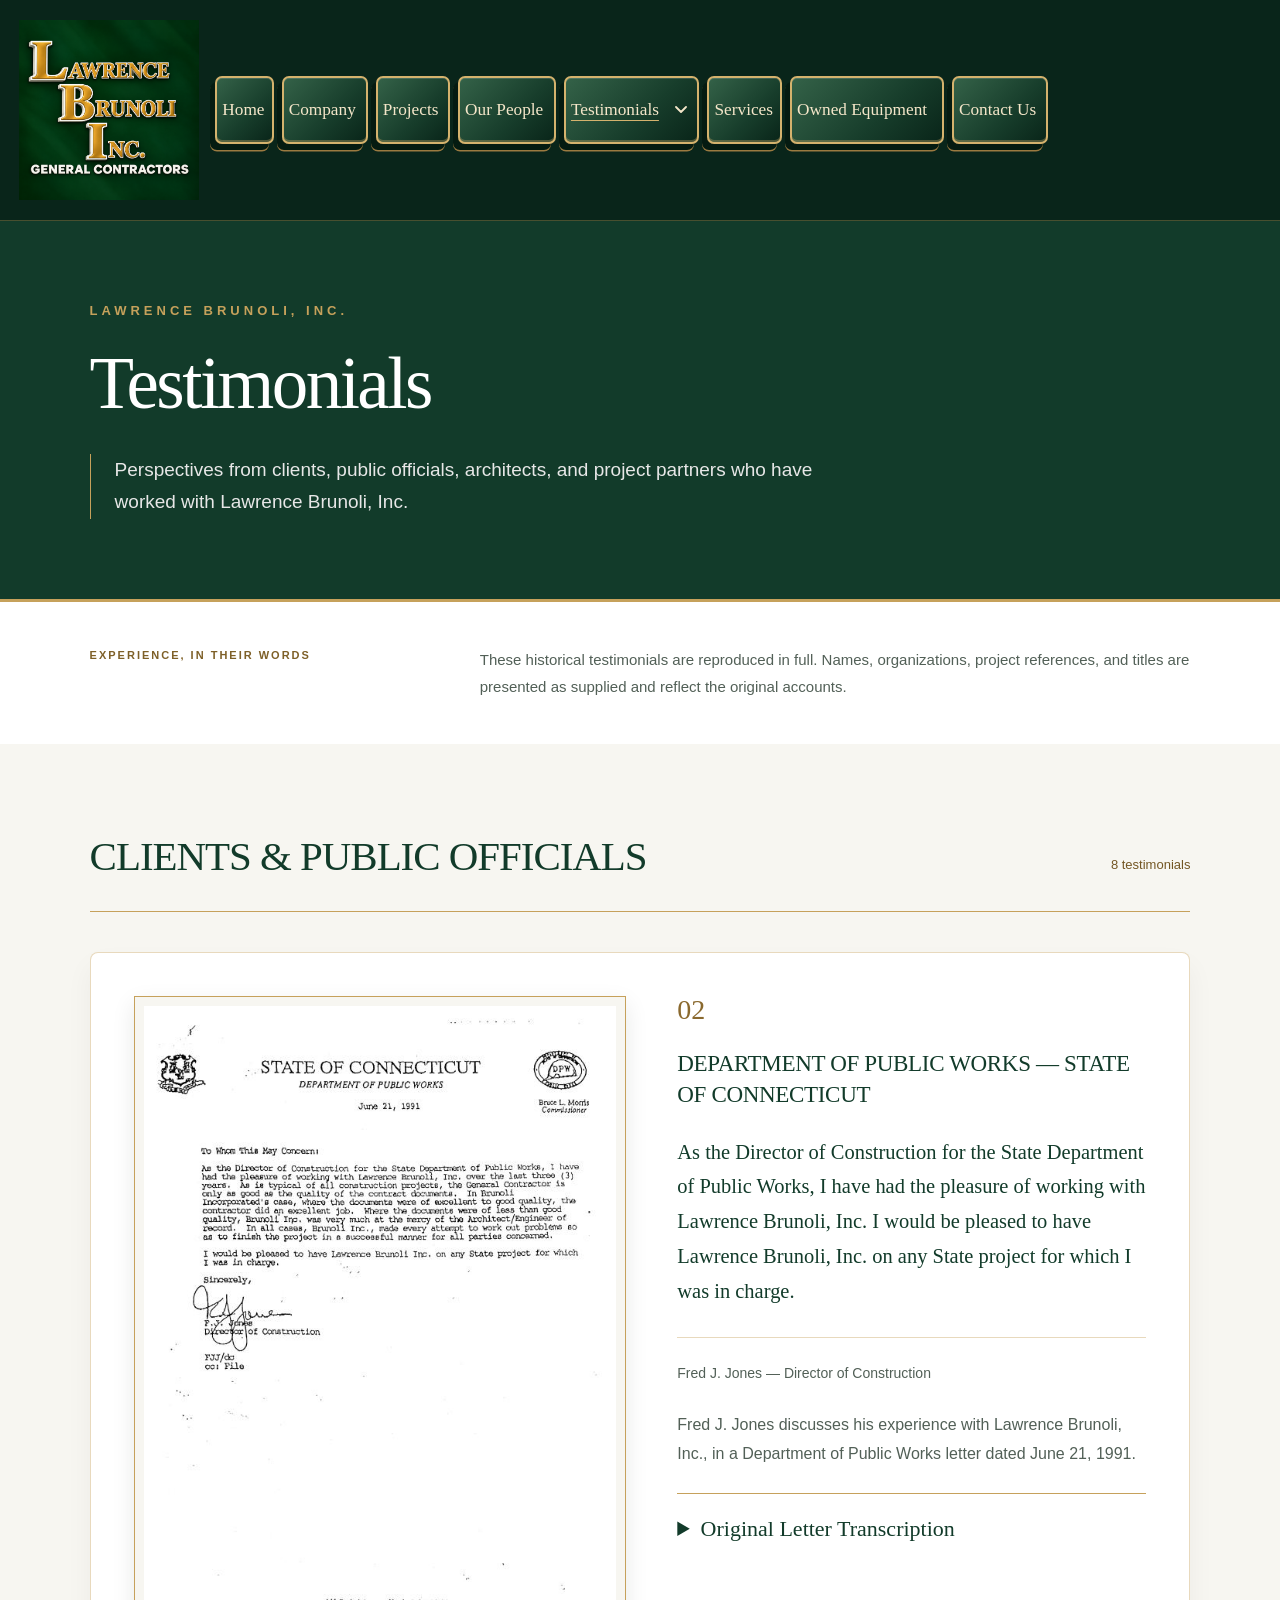
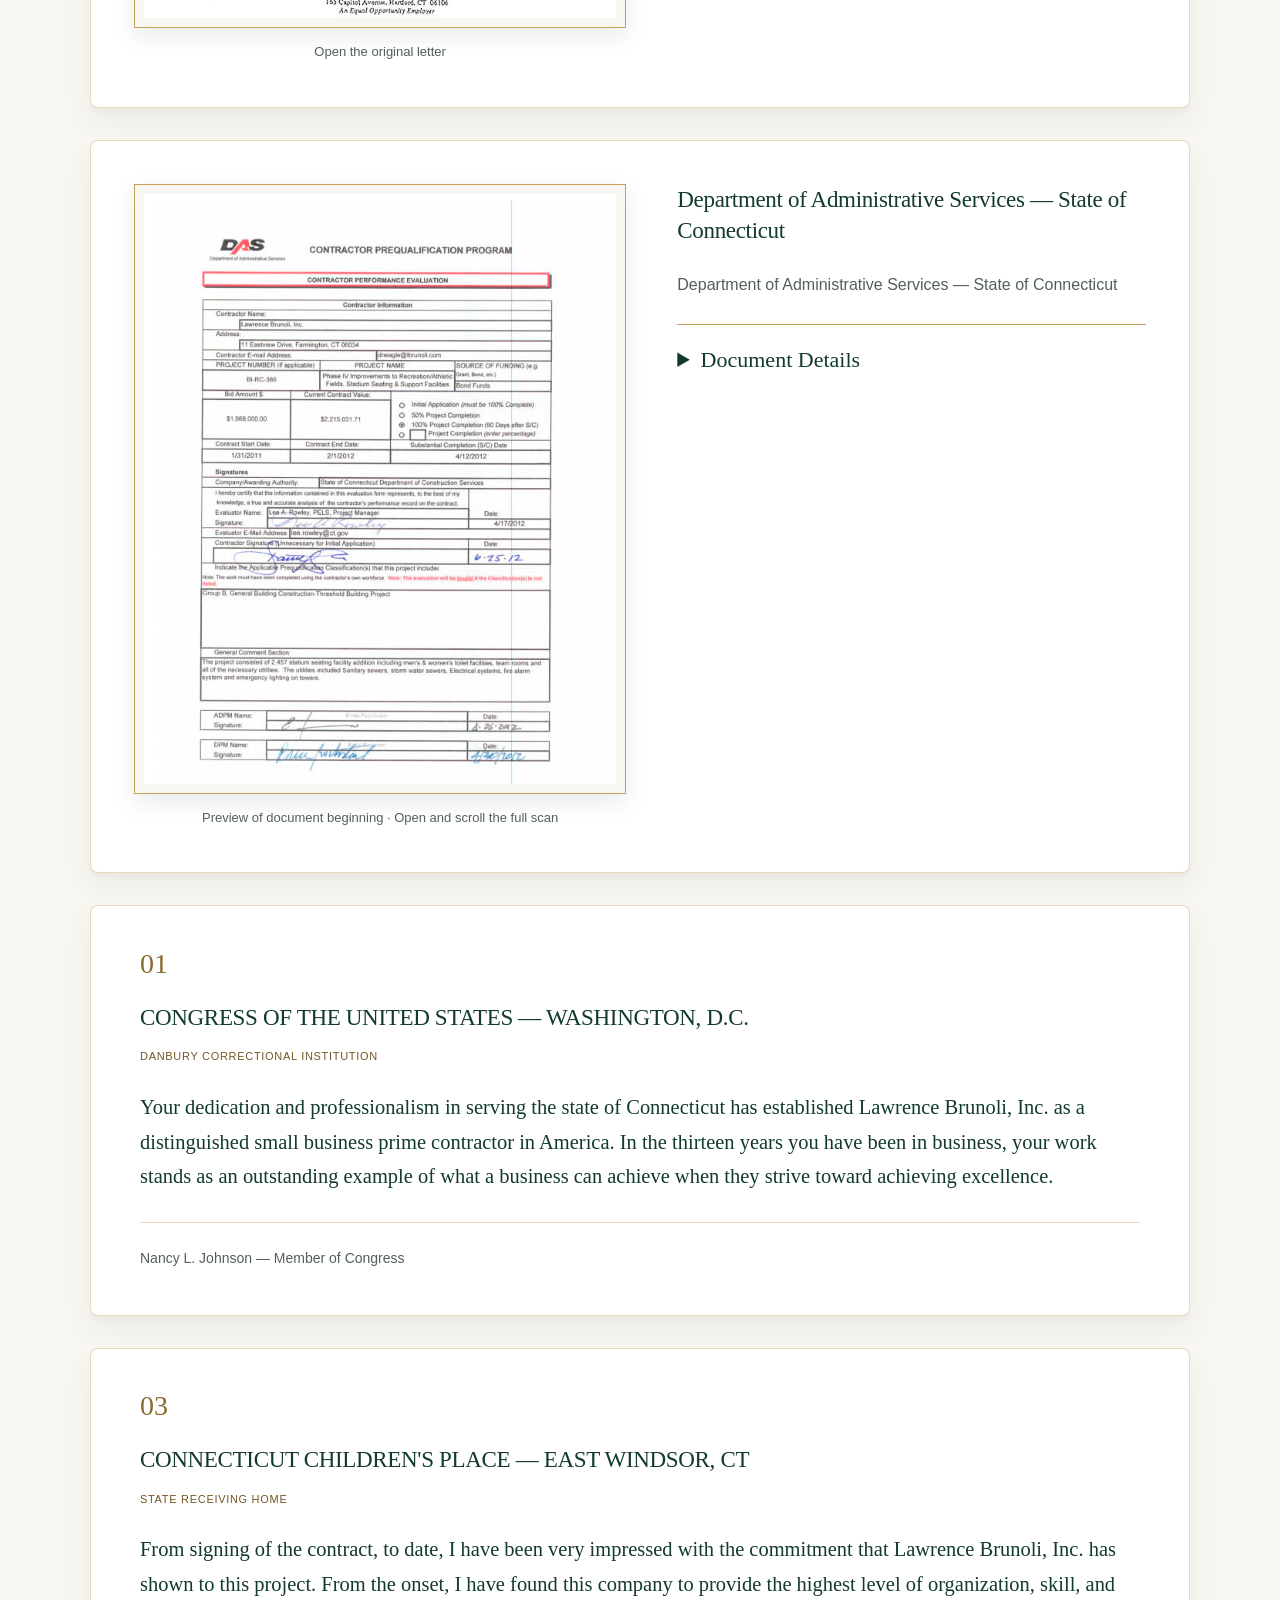
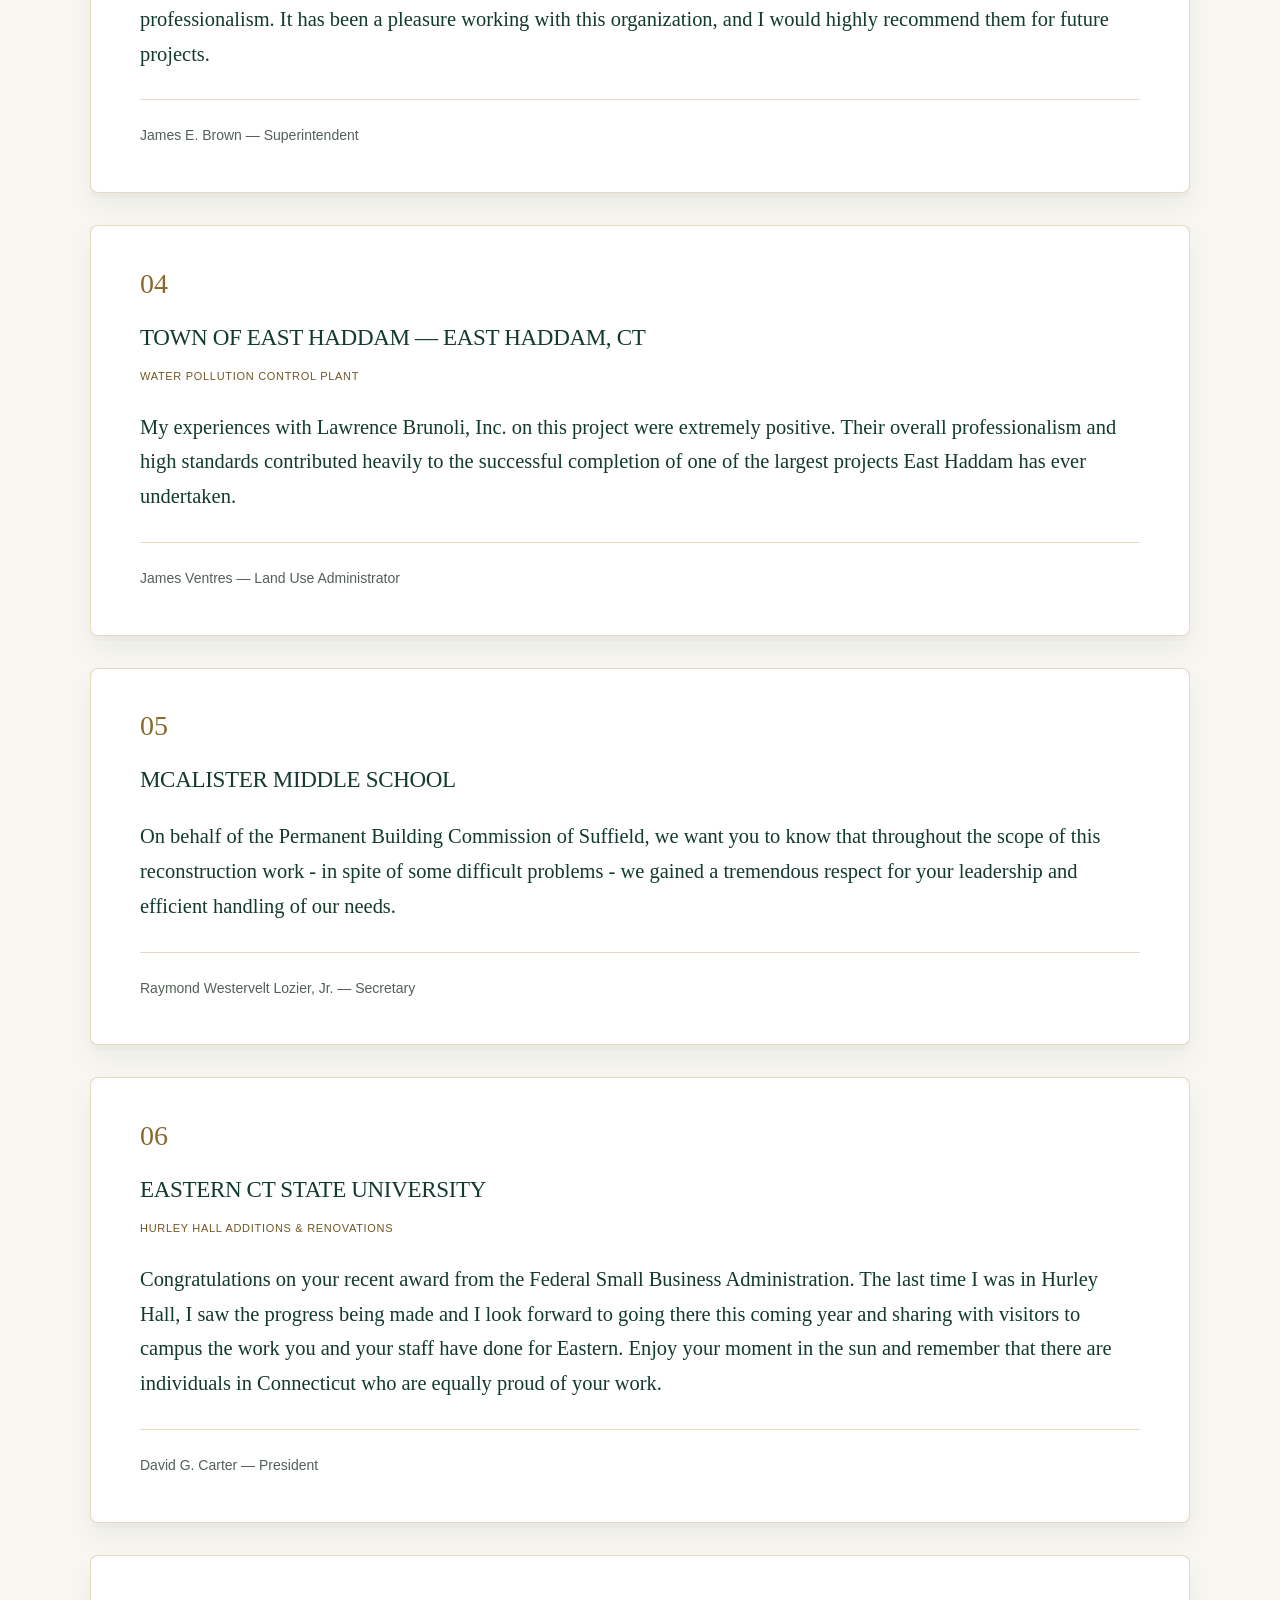
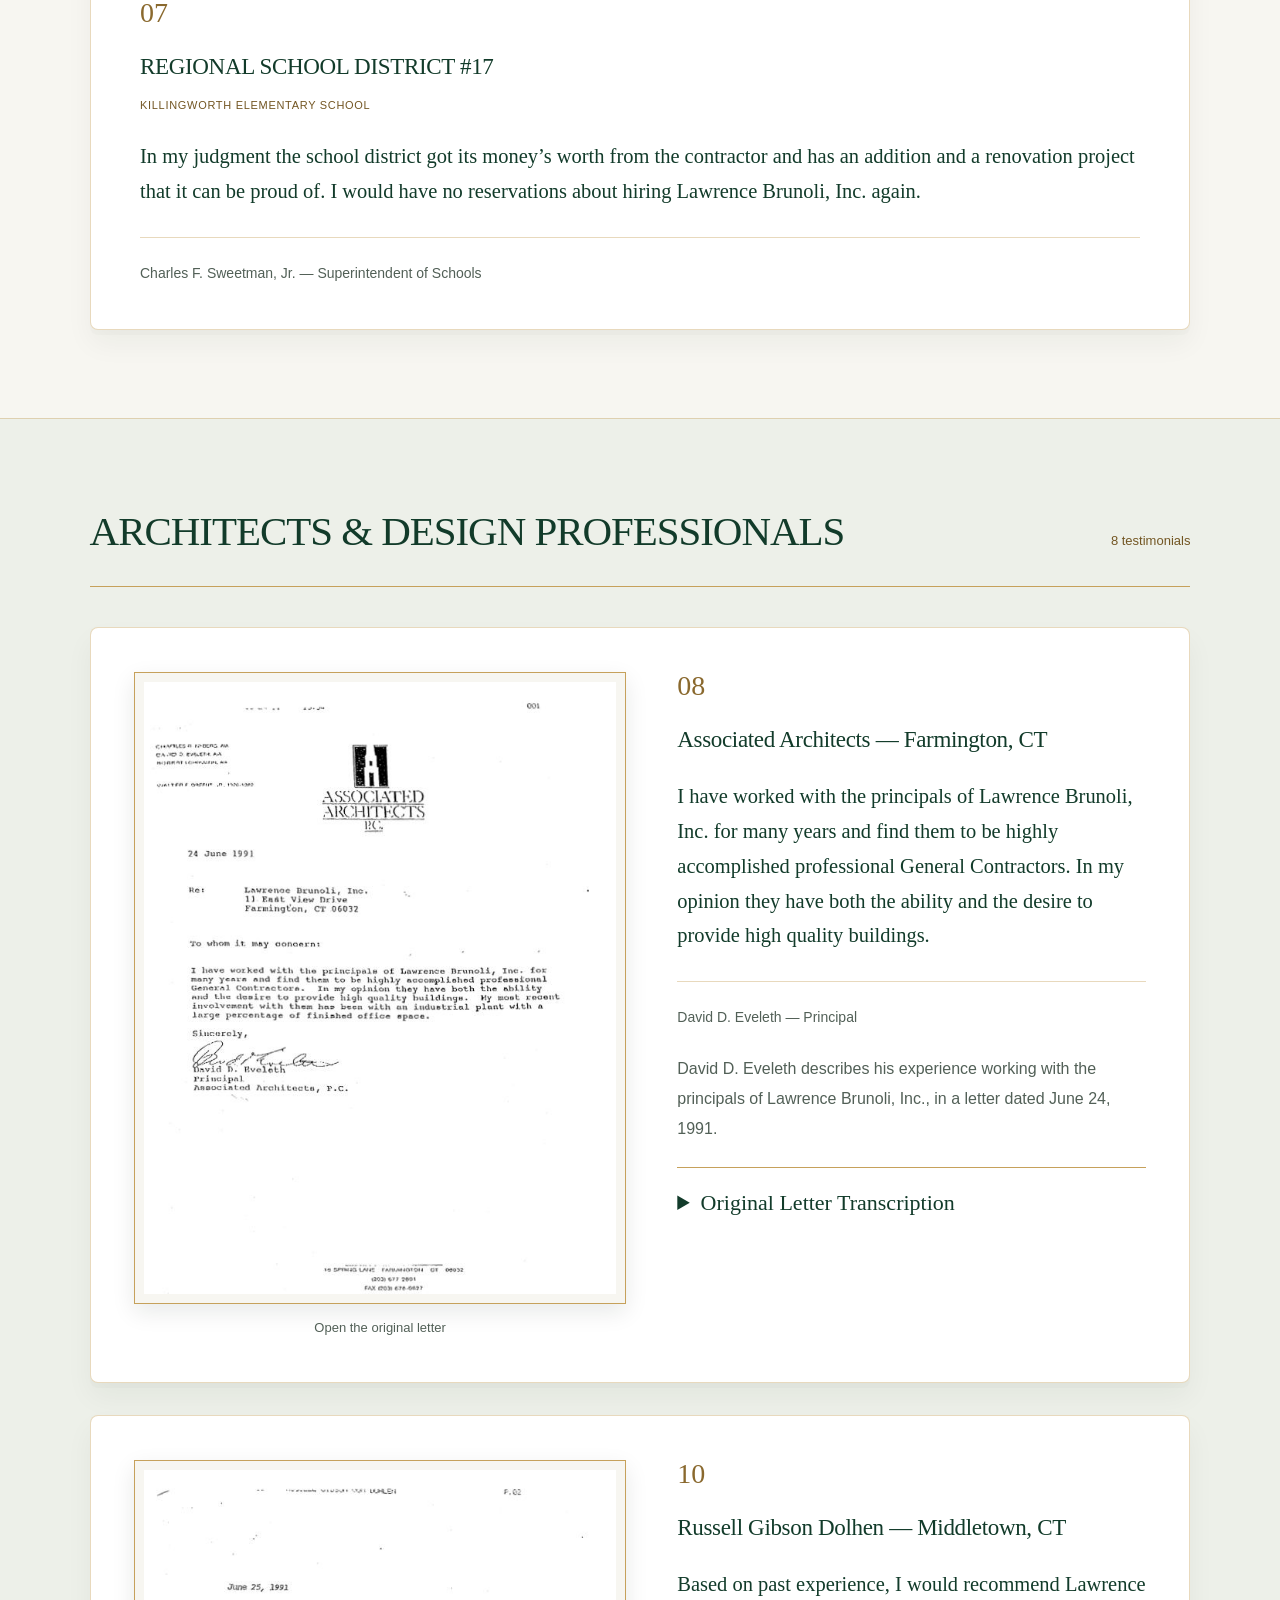
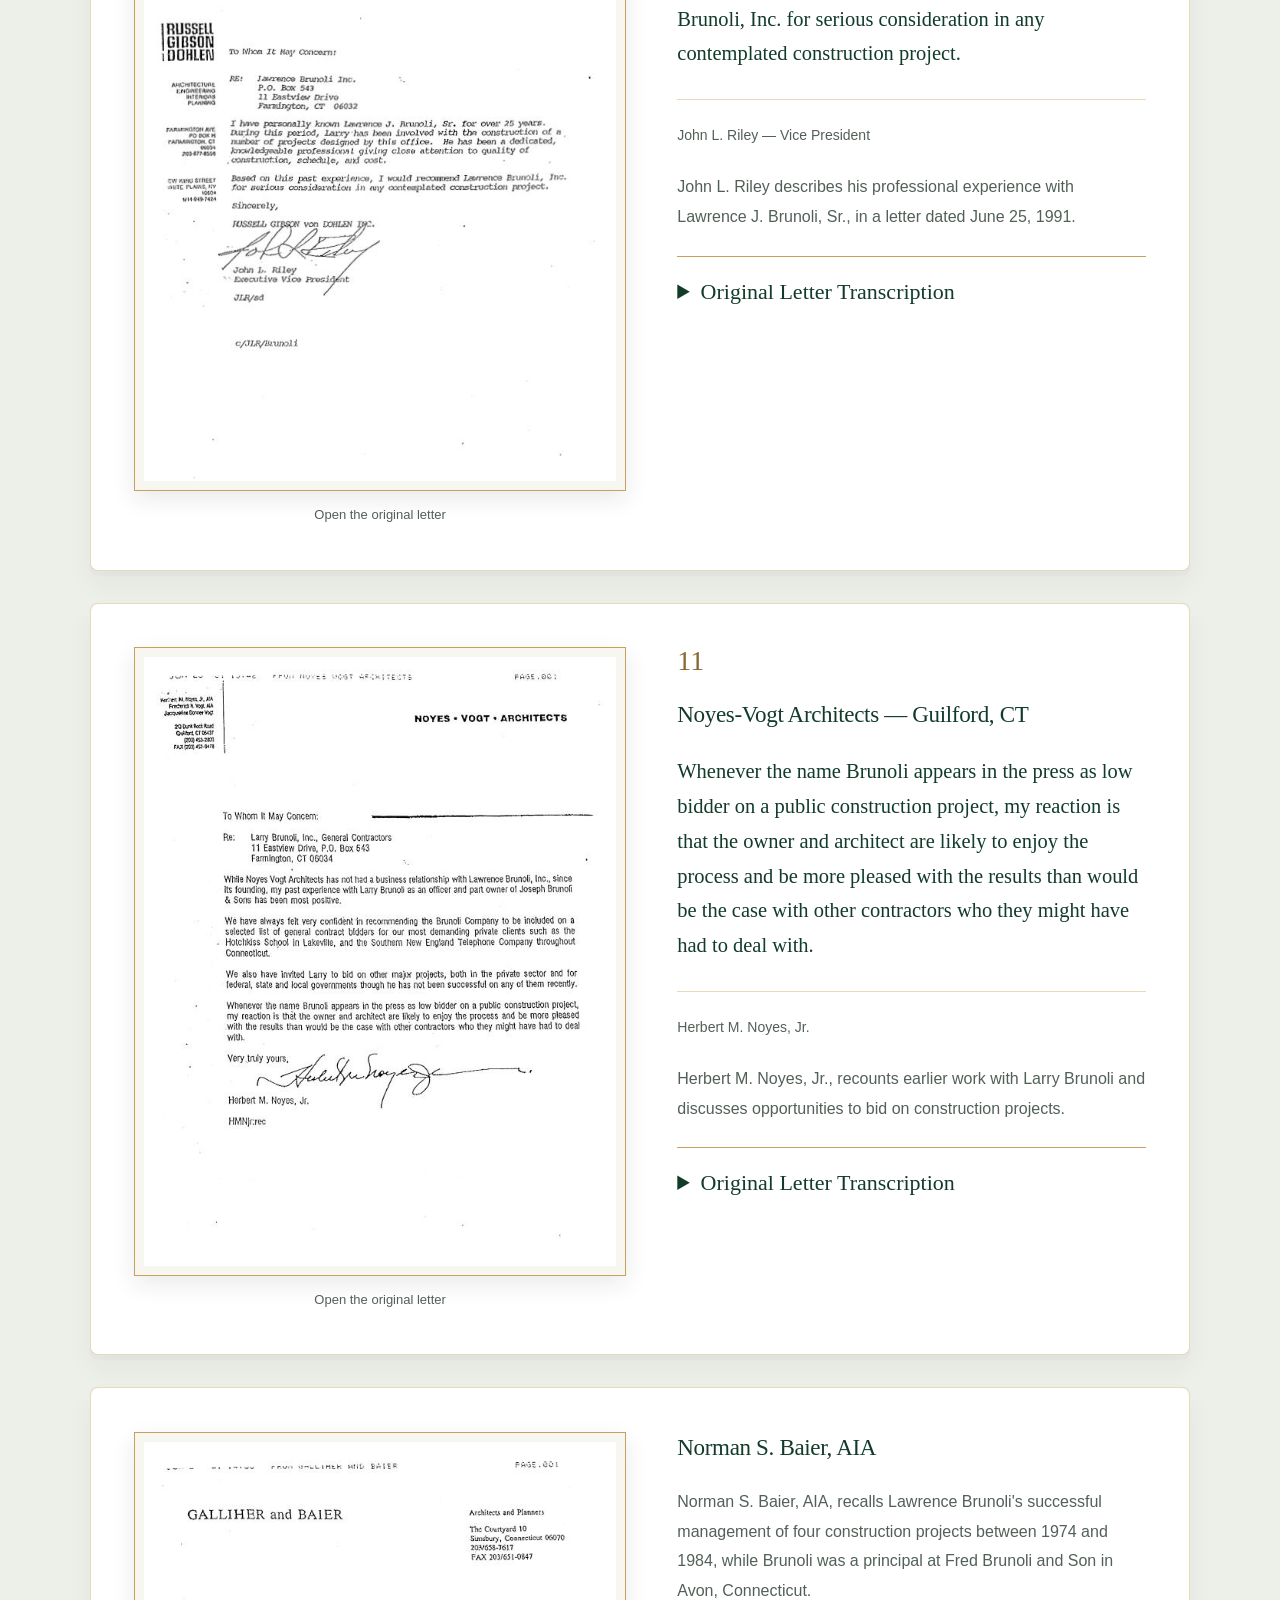
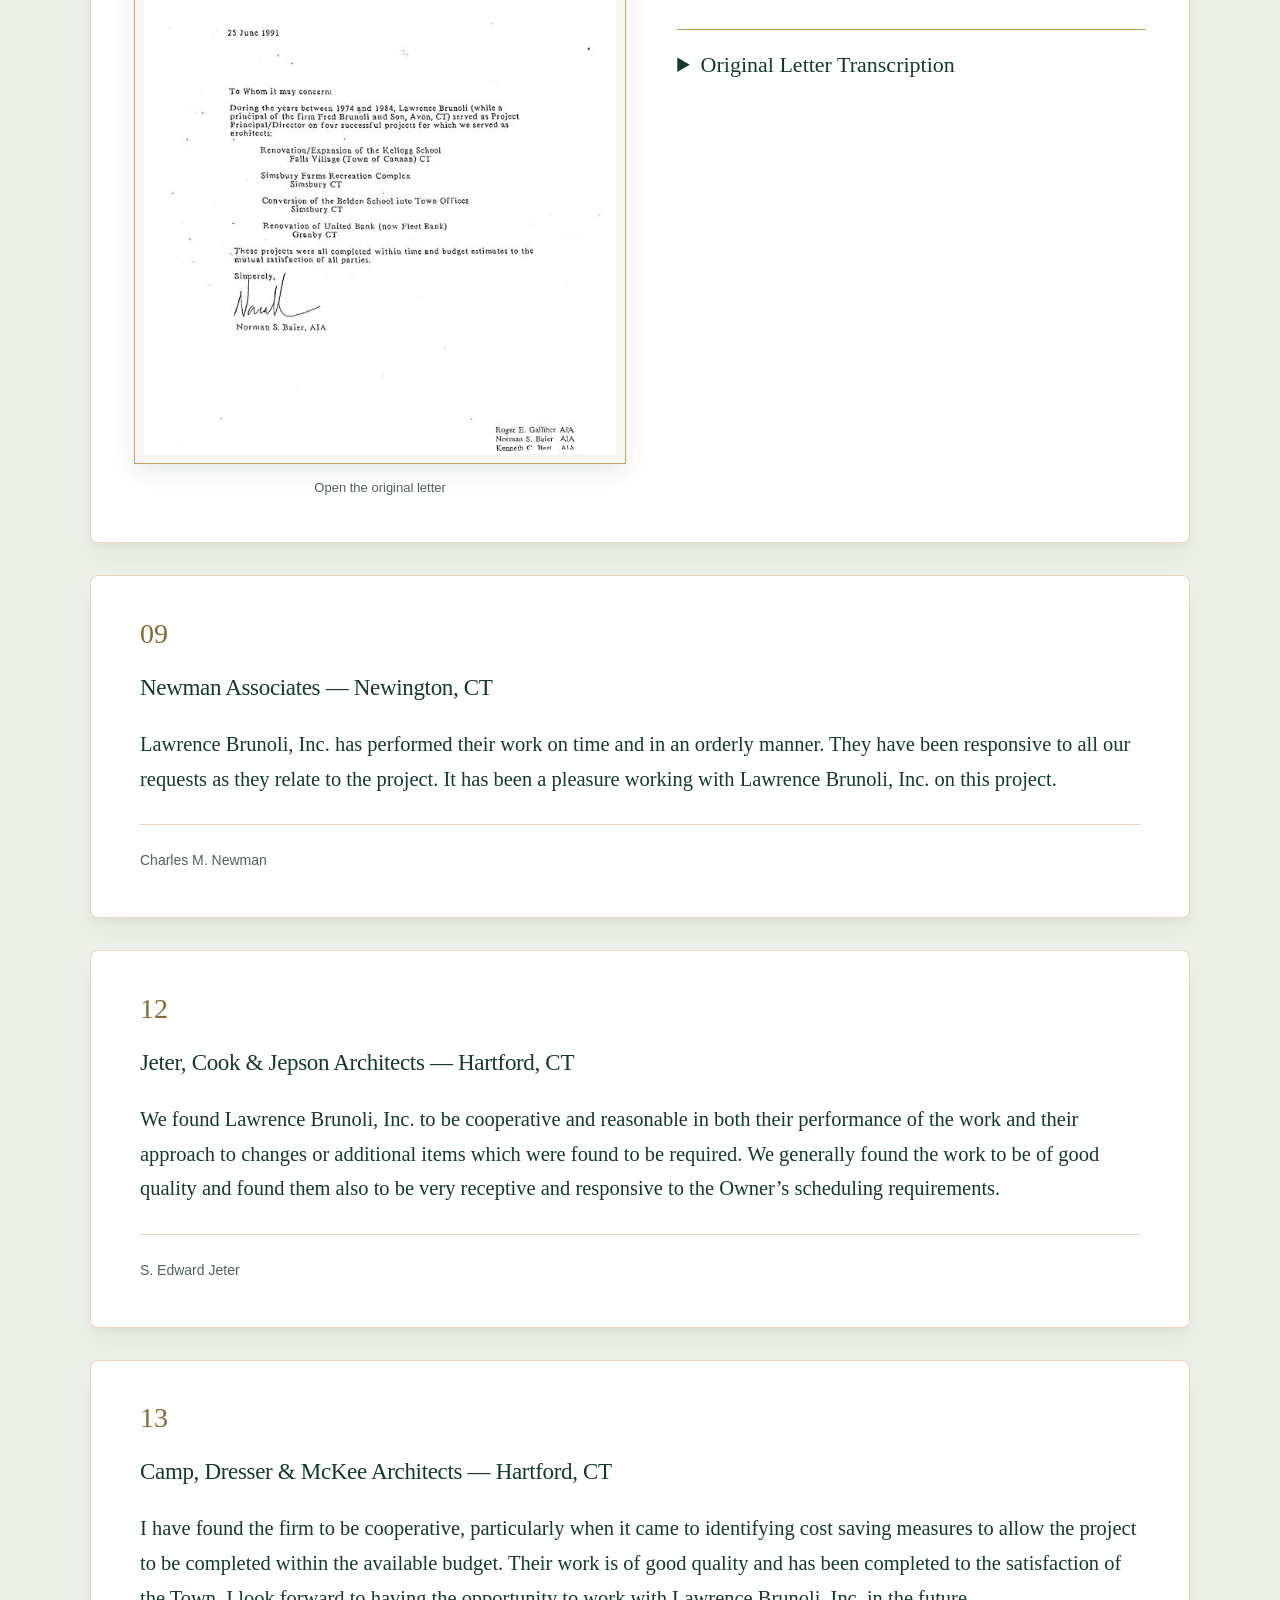
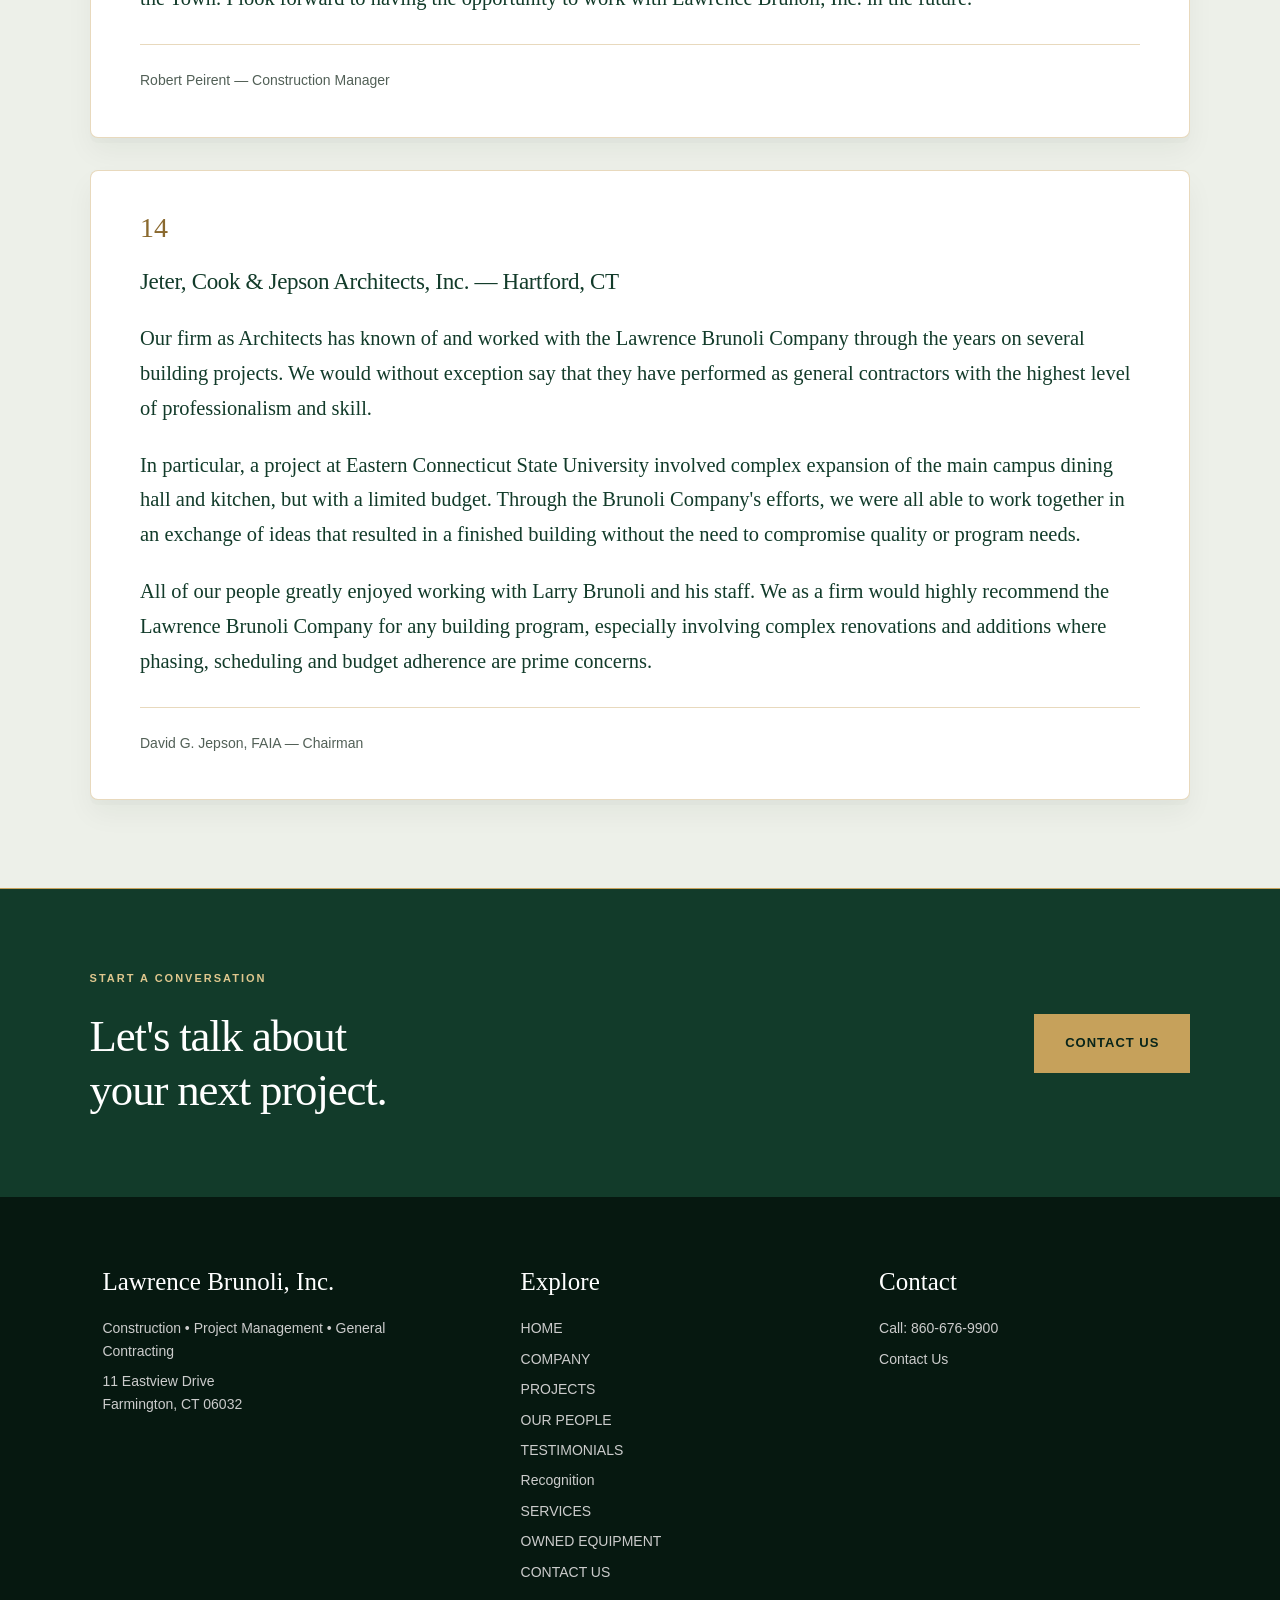
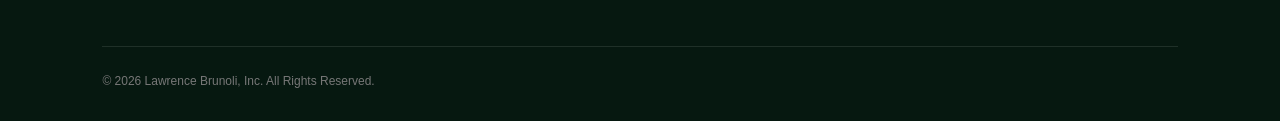
<file: testimonials.html>
<!DOCTYPE html>
<html lang="en">
<head>
    <meta charset="UTF-8">
    <meta name="viewport" content="width=device-width, initial-scale=1.0">
    <title>Testimonials | Lawrence Brunoli, Inc.</title>
    <meta name="description" content="Sixteen historical testimonials from clients, public officials, architects, and design professionals who have worked with Lawrence Brunoli, Inc.">
    <link rel="stylesheet" href="site.css">
    <link rel="stylesheet" href="recognition.css">
    <link rel="stylesheet" href="testimonials.css">
    <script src="testimonials.js" defer></script>
    <script src="site.js" defer></script>
</head>
<body class="testimonials-page testimonial-documents-page">

<a class="skip-link" href="#main-content">Skip to content</a>
<header class="site-header">
    <nav class="site-navigation" aria-label="Main navigation">
        <a href="index.html" class="logo" aria-label="Lawrence Brunoli, Inc. — Home">
            <img src="ChatGPT%20Image%20Oct%207,%202026,%2003_54_46%20PM.png" alt="Lawrence Brunoli, Inc.">
        </a>
        <button type="button" class="menu-toggle" aria-expanded="false" aria-controls="primary-menu">MENU</button>
        <ul class="nav-links" id="primary-menu">
                <li><a href="index.html"><span class="nav-label" data-label="Home"><span class="nav-label-shadow" aria-hidden="true">Home</span><span class="nav-label-shine" aria-hidden="true">Home</span><span class="nav-label-main">Home</span></span></a></li>
                <li><a href="company.html"><span class="nav-label" data-label="Company"><span class="nav-label-shadow" aria-hidden="true">Company</span><span class="nav-label-shine" aria-hidden="true">Company</span><span class="nav-label-main">Company</span></span></a></li>
                <li><a href="projects.html"><span class="nav-label" data-label="Projects"><span class="nav-label-shadow" aria-hidden="true">Projects</span><span class="nav-label-shine" aria-hidden="true">Projects</span><span class="nav-label-main">Projects</span></span></a></li>
                <li><a href="about.html"><span class="nav-label" data-label="Our People"><span class="nav-label-shadow" aria-hidden="true">Our People</span><span class="nav-label-shine" aria-hidden="true">Our People</span><span class="nav-label-main">Our People</span></span></a></li>
                <li class="nav-testimonials">
                    <a href="testimonials.html" aria-current="page"><span class="nav-label" data-label="Testimonials"><span class="nav-label-shadow" aria-hidden="true">Testimonials</span><span class="nav-label-shine" aria-hidden="true">Testimonials</span><span class="nav-label-main">Testimonials</span></span></a>
                    <button class="testimonials-submenu-toggle" type="button" aria-label="Show Recognition submenu" aria-expanded="false" aria-controls="testimonials-submenu"><svg viewBox="0 0 12 8" width="12" height="8" aria-hidden="true" focusable="false"><path d="m1 1 5 5 5-5" fill="none" stroke="currentColor" stroke-width="1.8" stroke-linecap="round" stroke-linejoin="round"/></svg></button>
                    <ul class="testimonials-submenu" id="testimonials-submenu" hidden><li><a href="recognition.html">Recognition</a></li></ul>
                </li>
                <li><a href="services.html"><span class="nav-label" data-label="Services"><span class="nav-label-shadow" aria-hidden="true">Services</span><span class="nav-label-shine" aria-hidden="true">Services</span><span class="nav-label-main">Services</span></span></a></li>
                <li><a href="equipment.html"><span class="nav-label" data-label="Owned Equipment"><span class="nav-label-shadow" aria-hidden="true">Owned Equipment</span><span class="nav-label-shine" aria-hidden="true">Owned Equipment</span><span class="nav-label-main">Owned Equipment</span></span></a></li>
                <li><a href="contact.html"><span class="nav-label" data-label="Contact Us"><span class="nav-label-shadow" aria-hidden="true">Contact Us</span><span class="nav-label-shine" aria-hidden="true">Contact Us</span><span class="nav-label-main">Contact Us</span></span></a></li>
        </ul>
    </nav>
</header>
<main id="main-content">
    <div class="page-hero testimonials-banner">
        <div class="testimonials-container">
            <div class="eyebrow">LAWRENCE BRUNOLI, INC.</div>
            <h1>Testimonials</h1>
            <p>Perspectives from clients, public officials, architects, and project partners who have worked with Lawrence Brunoli, Inc.</p>
        </div>
    </div>
    <div class="testimonials-intro">
        <div class="testimonials-container testimonials-intro-inner">
            <div class="testimonials-kicker">EXPERIENCE, IN THEIR WORDS</div>
            <p>These historical testimonials are reproduced in full. Names, organizations, project references, and titles are presented as supplied and reflect the original accounts.</p>
        </div>
    </div>
    <section class="testimonials-category testimonials-category-clients" aria-labelledby="clients-title">
        <div class="testimonials-container">
            <div class="testimonials-category-heading">
                <h2 id="clients-title">CLIENTS &amp; PUBLIC OFFICIALS</h2>
                <span class="testimonials-count">8 testimonials</span>
            </div>
            <div class="testimonial-list">
                <article class="testimonial-card testimonial-document-card" id="testimonial-02" aria-labelledby="testimonial-02-organization"><figure class="testimonial-source"><button type="button" class="testimonial-document-open" data-document="testimonial-images/024.jpg" data-document-title="DEPARTMENT OF PUBLIC WORKS — STATE OF CONNECTICUT" aria-haspopup="dialog" aria-controls="testimonial-document-viewer" aria-label="Open original document for DEPARTMENT OF PUBLIC WORKS — STATE OF CONNECTICUT"><span class="testimonial-document-preview"><img src="testimonial-images/024.jpg" alt="Original historical letter for DEPARTMENT OF PUBLIC WORKS — STATE OF CONNECTICUT" width="610" height="791" loading="lazy" decoding="async"></span></button><figcaption>Open the original letter</figcaption></figure>
                    <div class="testimonial-text">
                        <div class="testimonial-number" aria-hidden="true">02</div>
                        <h3 id="testimonial-02-organization">DEPARTMENT OF PUBLIC WORKS — STATE OF CONNECTICUT</h3>
                        <blockquote>
                            <p>As the Director of Construction for the State Department of Public Works, I have had the pleasure of working with Lawrence Brunoli, Inc. I would be pleased to have Lawrence Brunoli, Inc. on any State project for which I was in charge.</p>
                            <footer class="testimonial-attribution"><cite>Fred J. Jones — Director of Construction</cite></footer>
                        </blockquote>
                    <p class="testimonial-document-description">Fred J. Jones discusses his experience with Lawrence Brunoli, Inc., in a Department of Public Works letter dated June 21, 1991.</p><details class="testimonial-transcription"><summary>Original Letter Transcription</summary><div class="testimonial-transcription-body"><p>STATE OF CONNECTICUT<br>DEPARTMENT OF PUBLIC WORKS</p><p>Bruce L. Morris<br>Commissioner</p><p>June 21, 1991</p><p>To Whom This May Concern:</p><p>As the Director of Construction for the State Department of Public Works, I have had the pleasure of working with Lawrence Brunoli, Inc. over the last three (3) years. As is typical of all construction projects, the General Contractor is only as good as the quality of the contract documents. In Brunoli Incorporated&#x27;s case, where the documents were of excellent to good quality, the contractor did an excellent job. Where the documents were of less than good quality, Brunoli Inc. was very much at the mercy of the Architect/Engineer of record. In all cases, Brunoli Inc., made every attempt to work out problems so as to finish the project in a successful manner for all parties concerned.</p><p>I would be pleased to have Lawrence Brunoli Inc. on any State project for which I was in charge.</p><p>Sincerely,</p><p>[Signature]<br>F. J. Jones<br>Director of Construction</p><p>FJJ/dc<br>cc: File</p><p>165 Capitol Avenue, Hartford, CT 06106<br>An Equal Opportunity Employer</p></div></details></div>
                </article>
                <article class="testimonial-card testimonial-document-card" id="testimonial-16" aria-labelledby="testimonial-16-organization"><figure class="testimonial-source"><button type="button" class="testimonial-document-open is-long-scan" data-document="testimonial-images/028.jpg" data-document-title="Department of Administrative Services — State of Connecticut" aria-haspopup="dialog" aria-controls="testimonial-document-viewer" aria-label="Open original document for Department of Administrative Services — State of Connecticut"><span class="testimonial-document-preview"><img src="testimonial-images/028.jpg" alt="Beginning of the multiple-page evaluation scan for Department of Administrative Services — State of Connecticut" width="612" height="4238" loading="lazy" decoding="async"></span></button><figcaption>Preview of document beginning · Open and scroll the full scan</figcaption></figure><div class="testimonial-text"><h3 id="testimonial-16-organization">Department of Administrative Services — State of Connecticut</h3><p class="testimonial-document-description">Department of Administrative Services — State of Connecticut</p><details class="testimonial-transcription"><summary>Document Details</summary><div class="testimonial-transcription-body"><p>Department of Administrative Services<br>CONTRACTOR PREQUALIFICATION PROGRAM<br>CONTRACTOR PERFORMANCE EVALUATION</p><p>Contractor Information</p><p>Contractor Name: Lawrence Brunoli, Inc.<br>Address: 11 Eastview Drive, Farmington, CT 06034</p><p>PROJECT NUMBER (if applicable): BI-RC-366<br>PROJECT NAME: Phase IV Improvements to Recreation/Athletic Fields, Stadium Seating &amp; Support Facilities</p><p>Bid Amount: $1,968,000<br>Current Contract Value: $2,215,031.71</p></div></details></div></article>
                <article class="testimonial-card testimonial-text-only" id="testimonial-01" aria-labelledby="testimonial-01-organization">
                    <div class="testimonial-text">
                        <div class="testimonial-number" aria-hidden="true">01</div>
                        <h3 id="testimonial-01-organization">CONGRESS OF THE UNITED STATES — WASHINGTON, D.C.</h3>
                        <p class="testimonial-project">DANBURY CORRECTIONAL INSTITUTION</p>
                        <blockquote>
                            <p>Your dedication and professionalism in serving the state of Connecticut has established Lawrence Brunoli, Inc. as a distinguished small business prime contractor in America. In the thirteen years you have been in business, your work stands as an outstanding example of what a business can achieve when they strive toward achieving excellence.</p>
                            <footer class="testimonial-attribution"><cite>Nancy L. Johnson — Member of Congress</cite></footer>
                        </blockquote>
                    </div>
                </article>
                <article class="testimonial-card testimonial-text-only" id="testimonial-03" aria-labelledby="testimonial-03-organization">
                    <div class="testimonial-text">
                        <div class="testimonial-number" aria-hidden="true">03</div>
                        <h3 id="testimonial-03-organization">CONNECTICUT CHILDREN&#x27;S PLACE — EAST WINDSOR, CT</h3>
                        <p class="testimonial-project">STATE RECEIVING HOME</p>
                        <blockquote>
                            <p>From signing of the contract, to date, I have been very impressed with the commitment that Lawrence Brunoli, Inc. has shown to this project. From the onset, I have found this company to provide the highest level of organization, skill, and professionalism. It has been a pleasure working with this organization, and I would highly recommend them for future projects.</p>
                            <footer class="testimonial-attribution"><cite>James E. Brown — Superintendent</cite></footer>
                        </blockquote>
                    </div>
                </article>
                <article class="testimonial-card testimonial-text-only" id="testimonial-04" aria-labelledby="testimonial-04-organization">
                    <div class="testimonial-text">
                        <div class="testimonial-number" aria-hidden="true">04</div>
                        <h3 id="testimonial-04-organization">TOWN OF EAST HADDAM — EAST HADDAM, CT</h3>
                        <p class="testimonial-project">WATER POLLUTION CONTROL PLANT</p>
                        <blockquote>
                            <p>My experiences with Lawrence Brunoli, Inc. on this project were extremely positive. Their overall professionalism and high standards contributed heavily to the successful completion of one of the largest projects East Haddam has ever undertaken.</p>
                            <footer class="testimonial-attribution"><cite>James Ventres — Land Use Administrator</cite></footer>
                        </blockquote>
                    </div>
                </article>
                <article class="testimonial-card testimonial-text-only" id="testimonial-05" aria-labelledby="testimonial-05-organization">
                    <div class="testimonial-text">
                        <div class="testimonial-number" aria-hidden="true">05</div>
                        <h3 id="testimonial-05-organization">MCALISTER MIDDLE SCHOOL</h3>
                        <blockquote>
                            <p>On behalf of the Permanent Building Commission of Suffield, we want you to know that throughout the scope of this reconstruction work - in spite of some difficult problems - we gained a tremendous respect for your leadership and efficient handling of our needs.</p>
                            <footer class="testimonial-attribution"><cite>Raymond Westervelt Lozier, Jr. — Secretary</cite></footer>
                        </blockquote>
                    </div>
                </article>
                <article class="testimonial-card testimonial-text-only" id="testimonial-06" aria-labelledby="testimonial-06-organization">
                    <div class="testimonial-text">
                        <div class="testimonial-number" aria-hidden="true">06</div>
                        <h3 id="testimonial-06-organization">EASTERN CT STATE UNIVERSITY</h3>
                        <p class="testimonial-project">HURLEY HALL ADDITIONS &amp; RENOVATIONS</p>
                        <blockquote>
                            <p>Congratulations on your recent award from the Federal Small Business Administration. The last time I was in Hurley Hall, I saw the progress being made and I look forward to going there this coming year and sharing with visitors to campus the work you and your staff have done for Eastern. Enjoy your moment in the sun and remember that there are individuals in Connecticut who are equally proud of your work.</p>
                            <footer class="testimonial-attribution"><cite>David G. Carter — President</cite></footer>
                        </blockquote>
                    </div>
                </article>
                <article class="testimonial-card testimonial-text-only" id="testimonial-07" aria-labelledby="testimonial-07-organization">
                    <div class="testimonial-text">
                        <div class="testimonial-number" aria-hidden="true">07</div>
                        <h3 id="testimonial-07-organization">REGIONAL SCHOOL DISTRICT #17</h3>
                        <p class="testimonial-project">KILLINGWORTH ELEMENTARY SCHOOL</p>
                        <blockquote>
                            <p>In my judgment the school district got its money’s worth from the contractor and has an addition and a renovation project that it can be proud of. I would have no reservations about hiring Lawrence Brunoli, Inc. again.</p>
                            <footer class="testimonial-attribution"><cite>Charles F. Sweetman, Jr. — Superintendent of Schools</cite></footer>
                        </blockquote>
                    </div>
                </article>
            </div>
        </div>
    </section>
    <section class="testimonials-category testimonials-category-architects" aria-labelledby="architects-title">
        <div class="testimonials-container">
            <div class="testimonials-category-heading">
                <h2 id="architects-title">ARCHITECTS &amp; DESIGN PROFESSIONALS</h2>
                <span class="testimonials-count">8 testimonials</span>
            </div>
            <div class="testimonial-list">
                <article class="testimonial-card testimonial-document-card" id="testimonial-08" aria-labelledby="testimonial-08-organization"><figure class="testimonial-source"><button type="button" class="testimonial-document-open" data-document="testimonial-images/023.jpg" data-document-title="Associated Architects — Farmington, CT" aria-haspopup="dialog" aria-controls="testimonial-document-viewer" aria-label="Open original document for Associated Architects — Farmington, CT"><span class="testimonial-document-preview"><img src="testimonial-images/023.jpg" alt="Original historical letter for Associated Architects — Farmington, CT" width="611" height="792" loading="lazy" decoding="async"></span></button><figcaption>Open the original letter</figcaption></figure>
                    <div class="testimonial-text">
                        <div class="testimonial-number" aria-hidden="true">08</div>
                        <h3 id="testimonial-08-organization">Associated Architects — Farmington, CT</h3>
                        <blockquote>
                            <p>I have worked with the principals of Lawrence Brunoli, Inc. for many years and find them to be highly accomplished professional General Contractors. In my opinion they have both the ability and the desire to provide high quality buildings.</p>
                            <footer class="testimonial-attribution"><cite>David D. Eveleth — Principal</cite></footer>
                        </blockquote>
                    <p class="testimonial-document-description">David D. Eveleth describes his experience working with the principals of Lawrence Brunoli, Inc., in a letter dated June 24, 1991.</p><details class="testimonial-transcription"><summary>Original Letter Transcription</summary><div class="testimonial-transcription-body"><p>ASSOCIATED ARCHITECTS P.C.</p><p>[Some small letterhead names and fax markings are not reliably legible.]</p><p>24 June 1991</p><p>Re: Lawrence Brunoli, Inc.<br>11 East View Drive<br>Farmington, CT 06032</p><p>To whom it may concern:</p><p>I have worked with the principals of Lawrence Brunoli, Inc. for many years and find them to be highly accomplished professional General Contractors. In my opinion they have both the ability and the desire to provide high quality buildings. My most recent involvement with them has been with an industrial plant with a large percentage of finished office space.</p><p>Sincerely,</p><p>[Signature]<br>David D. Eveleth<br>Principal<br>Associated Architects, P.C.</p><p>[Small footer address and telephone/fax details are not reliably legible.]</p></div></details></div>
                </article>
                <article class="testimonial-card testimonial-document-card" id="testimonial-10" aria-labelledby="testimonial-10-organization"><figure class="testimonial-source"><button type="button" class="testimonial-document-open" data-document="testimonial-images/025.jpg" data-document-title="Russell Gibson Dolhen — Middletown, CT" aria-haspopup="dialog" aria-controls="testimonial-document-viewer" aria-label="Open original document for Russell Gibson Dolhen — Middletown, CT"><span class="testimonial-document-preview"><img src="testimonial-images/025.jpg" alt="Original historical letter for Russell Gibson Dolhen — Middletown, CT" width="612" height="793" loading="lazy" decoding="async"></span></button><figcaption>Open the original letter</figcaption></figure>
                    <div class="testimonial-text">
                        <div class="testimonial-number" aria-hidden="true">10</div>
                        <h3 id="testimonial-10-organization">Russell Gibson Dolhen — Middletown, CT</h3>
                        <blockquote>
                            <p>Based on past experience, I would recommend Lawrence Brunoli, Inc. for serious consideration in any contemplated construction project.</p>
                            <footer class="testimonial-attribution"><cite>John L. Riley — Vice President</cite></footer>
                        </blockquote>
                    <p class="testimonial-document-description">John L. Riley describes his professional experience with Lawrence J. Brunoli, Sr., in a letter dated June 25, 1991.</p><details class="testimonial-transcription"><summary>Original Letter Transcription</summary><div class="testimonial-transcription-body"><p>RUSSELL GIBSON von DOHLEN<br>ARCHITECTURE<br>ENGINEERING<br>INTERIORS<br>PLANNING</p><p>[Small letterhead contact details and fax markings are not reliably legible.]</p><p>June 25, 1991</p><p>To Whom It May Concern:</p><p>RE: Lawrence Brunoli Inc.<br>P.O. Box 543<br>11 Eastview Drive<br>Farmington, CT 06032</p><p>I have personally known Lawrence J. Brunoli, Sr. for over 25 years. During this period, Larry has been involved with the construction of a number of projects designed by this office. He has been a dedicated, knowledgeable professional giving close attention to quality of construction, schedule, and costs.</p><p>Based on this past experience, I would recommend Lawrence Brunoli, Inc. for serious consideration in any contemplated construction project.</p><p>Sincerely,</p><p>RUSSELL GIBSON von DOHLEN INC.</p><p>[Signature]<br>John L. Riley<br>Executive Vice President</p><p>JLR/sd</p><p>[Final filing notation is not reliably legible.]</p></div></details></div>
                </article>
                <article class="testimonial-card testimonial-document-card" id="testimonial-11" aria-labelledby="testimonial-11-organization"><figure class="testimonial-source"><button type="button" class="testimonial-document-open" data-document="testimonial-images/027.jpg" data-document-title="Noyes-Vogt Architects — Guilford, CT" aria-haspopup="dialog" aria-controls="testimonial-document-viewer" aria-label="Open original document for Noyes-Vogt Architects — Guilford, CT"><span class="testimonial-document-preview"><img src="testimonial-images/027.jpg" alt="Original historical letter for Noyes-Vogt Architects — Guilford, CT" width="616" height="795" loading="lazy" decoding="async"></span></button><figcaption>Open the original letter</figcaption></figure>
                    <div class="testimonial-text">
                        <div class="testimonial-number" aria-hidden="true">11</div>
                        <h3 id="testimonial-11-organization">Noyes-Vogt Architects — Guilford, CT</h3>
                        <blockquote>
                            <p>Whenever the name Brunoli appears in the press as low bidder on a public construction project, my reaction is that the owner and architect are likely to enjoy the process and be more pleased with the results than would be the case with other contractors who they might have had to deal with.</p>
                            <footer class="testimonial-attribution"><cite>Herbert M. Noyes, Jr.</cite></footer>
                        </blockquote>
                    <p class="testimonial-document-description">Herbert M. Noyes, Jr., recounts earlier work with Larry Brunoli and discusses opportunities to bid on construction projects.</p><details class="testimonial-transcription"><summary>Original Letter Transcription</summary><div class="testimonial-transcription-body"><p>NOYES • VOGT • ARCHITECTS</p><p>Herbert M. Noyes, Jr. AIA<br>Frederick H. Vogt, AIA<br>Jacqueline Draper Vogt</p><p>20 Dunk Rock Road<br>Guilford, CT 06437<br>(203) 453-2800<br>FAX (203) 453-9478</p><p>[Fax header date and time are not reliably legible.]</p><p>To Whom It May Concern:</p><p>Re: Larry Brunoli, Inc., General Contractors<br>11 Eastview Drive, P.O. Box 543<br>Farmington, CT 06034</p><p>While Noyes Vogt Architects has not had a business relationship with Lawrence Brunoli, Inc., since its founding, my past experience with Larry Brunoli as an officer and part owner of Joseph Brunoli &amp; Sons has been most positive.</p><p>We have always felt very confident in recommending the Brunoli Company to be included on a selected list of general contract bidders for our most demanding private clients such as the Hotchkiss School in Lakeville, and the Southern New England Telephone Company throughout Connecticut.</p><p>We also have invited Larry to bid on other major projects, both in the private sector and for federal, state and local governments though he has not been successful on any of them recently.</p><p>Whenever the name Brunoli appears in the press as low bidder on a public construction project, my reaction is that the owner and architect are likely to enjoy the process and be more pleased with the results than would be the case with other contractors who they might have had to deal with.</p><p>Very truly yours,</p><p>[Signature]<br>Herbert M. Noyes, Jr.</p><p>HMNjr:rec</p></div></details></div>
                </article>
                <article class="testimonial-card testimonial-document-card" id="testimonial-15" aria-labelledby="testimonial-15-organization"><figure class="testimonial-source"><button type="button" class="testimonial-document-open" data-document="testimonial-images/022.jpg" data-document-title="Norman S. Baier, AIA" aria-haspopup="dialog" aria-controls="testimonial-document-viewer" aria-label="Open original document for Norman S. Baier, AIA"><span class="testimonial-document-preview"><img src="testimonial-images/022.jpg" alt="Original historical letter for Norman S. Baier, AIA" width="611" height="792" loading="lazy" decoding="async"></span></button><figcaption>Open the original letter</figcaption></figure><div class="testimonial-text"><h3 id="testimonial-15-organization">Norman S. Baier, AIA</h3><p class="testimonial-document-description">Norman S. Baier, AIA, recalls Lawrence Brunoli&#x27;s successful management of four construction projects between 1974 and 1984, while Brunoli was a principal at Fred Brunoli and Son in Avon, Connecticut.</p><details class="testimonial-transcription"><summary>Original Letter Transcription</summary><div class="testimonial-transcription-body"><p>To Whom it may concern:</p><p>During the years between 1974 and 1984, Lawrence Brunoli (while a principal of the firm Fred Brunoli and Son, Avon, CT) served as Project Principal/Director on four successful projects for which we served as architects:</p><p>Renovation/Expansion of the Kellogg School Falls Village (Town of Canaan) CT</p><p>Simsbury Farms Recreation Complex Simsbury CT</p><p>Conversion of the Belden School into Town Offices Simsbury CT</p><p>Renovation of United Bank (now Fleet Bank) Granby CT</p><p>These projects were all completed within time and budget estimates to the mutual satisfaction of all parties.</p><p>Sincerely,</p><p>Norman S. Baier, AIA</p></div></details></div></article>
                <article class="testimonial-card testimonial-text-only" id="testimonial-09" aria-labelledby="testimonial-09-organization">
                    <div class="testimonial-text">
                        <div class="testimonial-number" aria-hidden="true">09</div>
                        <h3 id="testimonial-09-organization">Newman Associates — Newington, CT</h3>
                        <blockquote>
                            <p>Lawrence Brunoli, Inc. has performed their work on time and in an orderly manner. They have been responsive to all our requests as they relate to the project. It has been a pleasure working with Lawrence Brunoli, Inc. on this project.</p>
                            <footer class="testimonial-attribution"><cite>Charles M. Newman</cite></footer>
                        </blockquote>
                    </div>
                </article>
                <article class="testimonial-card testimonial-text-only" id="testimonial-12" aria-labelledby="testimonial-12-organization">
                    <div class="testimonial-text">
                        <div class="testimonial-number" aria-hidden="true">12</div>
                        <h3 id="testimonial-12-organization">Jeter, Cook &amp; Jepson Architects — Hartford, CT</h3>
                        <blockquote>
                            <p>We found Lawrence Brunoli, Inc. to be cooperative and reasonable in both their performance of the work and their approach to changes or additional items which were found to be required. We generally found the work to be of good quality and found them also to be very receptive and responsive to the Owner’s scheduling requirements.</p>
                            <footer class="testimonial-attribution"><cite>S. Edward Jeter</cite></footer>
                        </blockquote>
                    </div>
                </article>
                <article class="testimonial-card testimonial-text-only" id="testimonial-13" aria-labelledby="testimonial-13-organization">
                    <div class="testimonial-text">
                        <div class="testimonial-number" aria-hidden="true">13</div>
                        <h3 id="testimonial-13-organization">Camp, Dresser &amp; McKee Architects — Hartford, CT</h3>
                        <blockquote>
                            <p>I have found the firm to be cooperative, particularly when it came to identifying cost saving measures to allow the project to be completed within the available budget. Their work is of good quality and has been completed to the satisfaction of the Town. I look forward to having the opportunity to work with Lawrence Brunoli, Inc. in the future.</p>
                            <footer class="testimonial-attribution"><cite>Robert Peirent — Construction Manager</cite></footer>
                        </blockquote>
                    </div>
                </article>
                <article class="testimonial-card testimonial-text-only" id="testimonial-14" aria-labelledby="testimonial-14-organization">
                    <div class="testimonial-text">
                        <div class="testimonial-number" aria-hidden="true">14</div>
                        <h3 id="testimonial-14-organization">Jeter, Cook &amp; Jepson Architects, Inc. — Hartford, CT</h3>
                        <blockquote>
                            <p>Our firm as Architects has known of and worked with the Lawrence Brunoli Company through the years on several building projects. We would without exception say that they have performed as general contractors with the highest level of professionalism and skill.</p>
                            <p>In particular, a project at Eastern Connecticut State University involved complex expansion of the main campus dining hall and kitchen, but with a limited budget. Through the Brunoli Company&#x27;s efforts, we were all able to work together in an exchange of ideas that resulted in a finished building without the need to compromise quality or program needs.</p>
                            <p>All of our people greatly enjoyed working with Larry Brunoli and his staff. We as a firm would highly recommend the Lawrence Brunoli Company for any building program, especially involving complex renovations and additions where phasing, scheduling and budget adherence are prime concerns.</p>
                            <footer class="testimonial-attribution"><cite>David G. Jepson, FAIA — Chairman</cite></footer>
                        </blockquote>
                    </div>
                </article>
            </div>
        </div>
    </section>
    <section class="testimonials-closing" aria-labelledby="testimonials-closing-title">
        <div class="testimonials-container testimonials-closing-inner">
            <div>
                <div class="testimonials-kicker">START A CONVERSATION</div>
                <h2 id="testimonials-closing-title">Let's talk about<br>your next project.</h2>
            </div>
            <a class="testimonials-contact-action" href="contact.html">CONTACT US</a>
        </div>
    </section>
</main>
<footer class="site-footer">

        <div class="footer-grid">

            <div>

                <h3>
                    Lawrence Brunoli, Inc.
                </h3>

                <p>
                    Construction • Project Management • General Contracting
                </p>

                <p>
                    11 Eastview Drive<br>
                    Farmington, CT 06032
                </p>

            </div>


            <div>

                <h3>
                    Explore
                </h3>

                <a href="index.html">HOME</a>
                <a href="company.html">COMPANY</a>
                <a href="projects.html">PROJECTS</a>
                <a href="about.html">OUR PEOPLE</a>
                <a href="testimonials.html">TESTIMONIALS</a>
                <a href="recognition.html">Recognition</a>
                <a href="services.html">SERVICES</a>
                <a href="equipment.html">OWNED EQUIPMENT</a>
                <a href="contact.html">CONTACT US</a>

            </div>


            <div>

                <h3>
                    Contact
                </h3>

                <a href="tel:8606769900">
                    Call: 860-676-9900
                </a>

                <a href="contact.html">
                    Contact Us
                </a>

            </div>

        </div>

        <div class="copyright">
            © 2026 Lawrence Brunoli, Inc. All Rights Reserved.
        </div>

      </footer>


<dialog id="testimonial-document-viewer" class="testimonial-document-viewer" aria-labelledby="document-viewer-title">
    <div class="document-viewer-toolbar">
        <h2 id="document-viewer-title">Original document</h2>
        <div class="document-viewer-controls" role="group" aria-label="Document zoom controls">
            <button type="button" data-zoom="out" aria-label="Zoom out">−</button>
            <output id="document-zoom-status" aria-live="polite">100%</output>
            <button type="button" data-zoom="in" aria-label="Zoom in">+</button>
            <button type="button" data-zoom="reset">Reset</button>
        </div>
        <button type="button" class="document-viewer-close" aria-label="Close document viewer">Close ×</button>
    </div>
    <div class="document-viewer-scroll" tabindex="0" role="region" aria-label="Scrollable original document">
        <img class="document-viewer-image" alt="">
    </div>
</dialog>
</body>
</html>
</file>
<file: site.css>
* {
            margin: 0;
            padding: 0;
            box-sizing: border-box;
        }

        html {
            scroll-behavior: smooth;
        }

        body {
            font-family: Arial, Helvetica, sans-serif;
            color: #1c1c1c;
            background: #f7f6f1;
            line-height: 1.6;
        }

        /* =========================
           COLORS
        ========================= */

        :root {
            --green: #123b2a;
            --dark-green: #09251a;
            --gold: #c6a15b;
            --light-gold: #dfc78e;
            --cream: #f7f6f1;
            --white: #ffffff;
            --charcoal: #222222;
        }

        /* =========================
           NAVIGATION
        ========================= */

        nav {
            position: absolute;
            top: 0;
            left: 0;
            width: 100%;
            z-index: 10;

            display: flex;
            justify-content: space-between;
            align-items: center;

            padding: 28px 6%;
            color: white;
        }

        .logo img {
    height: 180px;
    width: auto;
    display: block;
}

        .nav-links {
            display: flex;
            gap: 32px;
            list-style: none;
        }

        .nav-links a {
            color: white;
            text-decoration: none;
            font-size: 13px;
            font-weight: bold;
            letter-spacing: 1px;
            transition: color 0.3s;
        }

        .nav-links a:hover {
            color: var(--light-gold);
        }

        /* =========================
           HERO
        ========================= */

        .hero {
            min-height: 90vh;

            display: flex;
            align-items: center;

            position: relative;

            background:
                linear-gradient(
                    90deg,
                    rgba(5, 27, 18, 0.95) 0%,
                    rgba(8, 35, 24, 0.82) 45%,
                    rgba(8, 35, 24, 0.35) 100%
                ),
                url("https://images.unsplash.com/photo-1503387762-592deb58ef4e?auto=format&fit=crop&w=2200&q=85")
                center/cover;
        }

        .hero-content {
            max-width: 800px;
           padding: 250px 6% 100px;
            color: white;
        }

        .eyebrow {
            color: var(--gold);
            font-size: 13px;
            font-weight: bold;
            letter-spacing: 4px;
            text-transform: uppercase;
            margin-bottom: 22px;
        }

        .hero h1 {
            font-family: Georgia, "Times New Roman", serif;
            font-size: clamp(48px, 7vw, 88px);
            line-height: 1.02;
            font-weight: normal;
            margin-bottom: 28px;
        }

        .hero p {
            max-width: 620px;
            font-size: 19px;
            color: #e7e7e7;
            margin-bottom: 38px;
        }

        .gold-line {
            width: 70px;
            height: 3px;
            background: var(--gold);
            margin-bottom: 28px;
        }

        .button {
            display: inline-block;
            padding: 16px 28px;
            margin-right: 12px;

            text-decoration: none;

            font-size: 12px;
            font-weight: bold;
            letter-spacing: 1.5px;

            transition: all 0.3s;
        }

        .button-gold {
            background: var(--gold);
            color: var(--dark-green);
        }

        .button-gold:hover {
            background: var(--light-gold);
        }

        .button-outline {
            border: 1px solid rgba(255,255,255,0.6);
            color: white;
        }

        .button-outline:hover {
            background: white;
            color: var(--dark-green);
        }

        /* =========================
           INTRO
        ========================= */

        .intro {
            padding: 110px 8%;
            background: var(--cream);
        }

        .intro-grid {
            display: grid;
            grid-template-columns: 1fr 1.2fr;
            gap: 90px;
            align-items: center;
        }

        .section-label {
            color: var(--gold);
            font-size: 12px;
            font-weight: bold;
            letter-spacing: 3px;
            text-transform: uppercase;
            margin-bottom: 18px;
        }

        h2 {
            font-family: Georgia, "Times New Roman", serif;
            color: var(--green);
            font-size: clamp(36px, 4vw, 58px);
            font-weight: normal;
            line-height: 1.1;
            margin-bottom: 25px;
        }

        .intro p {
            font-size: 17px;
            color: #555;
            margin-bottom: 20px;
        }

        .intro-image {
            min-height: 470px;

            background:
                linear-gradient(
                    rgba(9,37,26,0.08),
                    rgba(9,37,26,0.08)
                ),
                url("https://images.unsplash.com/photo-1486406146926-c627a92ad1ab?auto=format&fit=crop&w=1400&q=85")
                center/cover;
        }

        /* =========================
           STATS
        ========================= */

        .stats {
            background: var(--green);
            color: white;

            display: grid;
            grid-template-columns: repeat(4, 1fr);

            padding: 65px 8%;
        }

        .stat {
            text-align: center;
            padding: 15px;
            border-right: 1px solid rgba(255,255,255,0.15);
        }

        .stat:last-child {
            border-right: none;
        }

        .stat-number {
            font-family: Georgia, serif;
            font-size: 45px;
            color: var(--gold);
            margin-bottom: 5px;
        }

        .stat-label {
            font-size: 12px;
            letter-spacing: 1.5px;
            text-transform: uppercase;
            color: #ddd;
        }

        /* =========================
           SERVICES
        ========================= */

        .services {
            padding: 110px 8%;
            background: white;
        }

        .services-header {
            max-width: 700px;
            margin-bottom: 55px;
        }

        .service-grid {
            display: grid;
            grid-template-columns: repeat(3, 1fr);
            gap: 2px;
            background: #ddd;
        }

        .service {
            background: white;
            padding: 45px 35px;
            min-height: 260px;

            transition: all 0.3s;
        }

        .service:hover {
            background: var(--green);
            color: white;
            transform: translateY(-4px);
        }

        .service-number {
            color: var(--gold);
            font-size: 13px;
            letter-spacing: 2px;
            font-weight: bold;
        }

        .service h3 {
            font-family: Georgia, serif;
            color: var(--green);
            font-size: 25px;
            font-weight: normal;
            margin: 25px 0 15px;
        }

        .service:hover h3 {
            color: white;
        }

        .service p {
            color: #666;
            font-size: 15px;
        }

        .service:hover p {
            color: #ddd;
        }
                /* =========================
           COMPANY PROFILE
        ========================= */

        .company-profile {
            padding: 100px 8%;
            background: var(--cream);
            color: var(--charcoal);
        }

        .company-profile-content {
            max-width: 1000px;
            margin: 0 auto;
            text-align: center;
        }

        .company-profile .section-label {
            color: var(--green);
            font-size: 13px;
            font-weight: bold;
            letter-spacing: 3px;
            margin-bottom: 18px;
        }

        .company-profile h2 {
            font-family: Georgia, "Times New Roman", serif;
            color: var(--green);
            font-size: clamp(36px, 4vw, 52px);
            font-weight: normal;
            line-height: 1.15;
            margin-bottom: 28px;
        }

        .company-profile p {
            max-width: 900px;
            margin: 0 auto 22px;
            color: var(--charcoal);
            font-size: 16px;
            line-height: 1.9;
        }


                /* =========================
           BRIEF HISTORY
        ========================= */

        .brief-history {
            padding: 100px 8%;
            background: var(--dark-green);
            color: var(--white);
        }

        .brief-history-content {
            max-width: 1000px;
            margin: 0 auto;
            text-align: center;
        }

        .brief-history .section-label {
            color: var(--gold);
            font-size: 13px;
            font-weight: bold;
            letter-spacing: 3px;
            margin-bottom: 18px;
        }

        .brief-history h2 {
            font-family: Georgia, "Times New Roman", serif;
            color: var(--white);
            font-size: clamp(36px, 4vw, 52px);
            font-weight: normal;
            line-height: 1.15;
            margin-bottom: 28px;
        }

        .brief-history p {
            max-width: 900px;
            margin: 0 auto 22px;
            color: #e8e8e3;
            font-size: 16px;
            line-height: 1.9;
        }




        /* =========================
           WHY CHOOSE US
        ========================= */

        .why-us {
            padding: 100px 8%;
            background: var(--cream);
            color: var(--charcoal);
        }

        .why-us-header {
            max-width: 900px;
            margin: 0 auto 60px;
            text-align: center;
        }

        .why-us .section-label {
            color: var(--green);
            font-size: 15px;
            font-weight: bold;
            letter-spacing: 3px;
            margin-bottom: 20px;
            text-align: center;
        }

        .why-us h2 {
            font-family: Georgia, "Times New Roman", serif;
            color: var(--green);
            font-size: clamp(36px, 4vw, 52px);
            font-weight: normal;
            line-height: 1.15;
            margin-bottom: 22px;
            text-align: center;
        }

        .why-us-header > p {
            max-width: 700px;
            margin: 0 auto;
            color: #555;
            font-size: 17px;
            line-height: 1.8;
            text-align: center;
        }

        .why-us-grid {
            display: grid;
            grid-template-columns: repeat(3, 1fr);
            gap: 35px;
            max-width: 1200px;
            margin: 0 auto;
        }

        .why-us-item {
            padding-top: 25px;
            border-top: 2px solid var(--gold);
            text-align: center;
        }

        .why-us-number {
            display: block;
            color: var(--gold);
            font-size: 14px;
            font-weight: bold;
            letter-spacing: 2px;
            margin-bottom: 20px;
        }

        .why-us-item h3 {
            font-family: Georgia, "Times New Roman", serif;
            color: var(--green);
            font-size: 24px;
            font-weight: normal;
            line-height: 1.3;
            margin-bottom: 14px;
        }

        .why-us-item p {
            color: #555;
            font-size: 15px;
            line-height: 1.8;
        }


        /* =========================
           PROJECTS
        ========================= */

        .projects {
            padding: 110px 8%;
            background: var(--dark-green);
            color: white;
        }

        .projects h2 {
            color: white;
        }

        .projects-header {
            display: flex;
            justify-content: space-between;
            align-items: end;
            margin-bottom: 50px;
        }


.project-grid {
    display: grid;
    grid-template-columns: repeat(3, minmax(0, 1fr));
    gap: 28px;
    max-width: 1400px;
    margin: 0 auto;
}


        .project {
    min-height: 420px;
    position: relative;

    display: flex;
    align-items: end;

    overflow: hidden;

    border: 1px solid rgba(255,255,255,0.15);
    transition: border-color 0.3s ease;
}

.project:hover {
    border-color: var(--gold);
}
      .project,
.project:first-child {
    min-height: 360px;
}

.project h3 {
    font-size: 21px;
    line-height: 1.3;
}

        .project-image {
            position: absolute;
            inset: 0;

            background-size: cover;
            background-position: center top;

            transition: transform 0.6s;
        }

        .project:hover .project-image {
            transform: scale(1.05);
        }

        .project::after {
            content: "";
            position: absolute;
            inset: 0;

            background:
                linear-gradient(
                    transparent 30%,
                    rgba(0,0,0,0.9)
                );
        }

        .project-info {
            position: relative;
            z-index: 2;
            padding: 32px;
        }

        .project-type {
            color: var(--gold);
            font-size: 11px;
            font-weight: bold;
            letter-spacing: 2px;
            text-transform: uppercase;
        }
.project-location {
    color: #ddd;
    font-size: 12px;
    margin-top: 6px;
    letter-spacing: 0.5px;
}

      .project h3 {
    font-family: Georgia, serif;
    font-size: 28px;
    font-weight: normal;
    line-height: 1.15;
    margin-top: 7px;
    margin-bottom: 8px;
}

        /* =========================
           TEAM
        ========================= */

        .team {
            padding: 110px 8%;
            background: var(--cream);
        }

        .team-grid {
            display: grid;
            grid-template-columns: 1fr 1fr;
            gap: 70px;
            align-items: center;
        }

        .team-image {
            min-height: 500px;

            background:
                url("https://images.unsplash.com/photo-1560250097-0b93528c311a?auto=format&fit=crop&w=1400&q=85")
                center/cover;
        }

        .team-content p {
            font-size: 17px;
            color: #555;
            margin-bottom: 25px;
        }

        /* =========================
           CTA
        ========================= */

        .cta {
            padding: 110px 8%;
            background: var(--green);
            color: white;
            text-align: center;
        }

        .cta h2 {
            color: white;
            max-width: 800px;
            margin: 0 auto 30px;
        }

        .cta p {
            max-width: 600px;
            margin: 0 auto 35px;
            color: #ddd;
            font-size: 17px;
        }

        /* =========================
           FOOTER
        ========================= */

        footer {
            background: #061810;
            color: white;
            padding: 65px 8% 30px;
        }

        .footer-grid {
            display: grid;
            grid-template-columns: 2fr 1fr 1fr;
            gap: 60px;
            padding-bottom: 55px;
        }

        footer h3 {
            font-family: Georgia, serif;
            font-size: 25px;
            font-weight: normal;
            margin-bottom: 15px;
        }

        footer p {
            color: #aaa;
            font-size: 14px;
            margin-bottom: 8px;
        }

        footer a {
            color: #aaa;
            text-decoration: none;
            display: block;
            margin-bottom: 8px;
            font-size: 14px;
        }

        footer a:hover {
            color: var(--gold);
        }

        .copyright {
            border-top: 1px solid rgba(255,255,255,0.1);
            padding-top: 25px;
            color: #777;
            font-size: 12px;
        }
        .mobile-menu {
    display: none;
    background: none;
    border: none;
    color: white;
    font-size: 34px;
    cursor: pointer;
}

        /* =========================
           MOBILE
        ========================= */

        @media (max-width: 900px) {
            .mobile-menu {
    display: block;
}
            .logo img {
    height: 70px;
}

            .nav-links {
                display: none;
            }
            .nav-links.mobile-open {
    display: flex;
    flex-direction: column;
    position: absolute;
    top: 100%;
    right: 6%;
    background: var(--dark-green);
    padding: 30px 25px;
    gap: 18px;
}

            .hero-content {
    padding: 150px 7% 80px;
}
.hero-content .button {
    margin-bottom: 14px;
}
            .hero h1 {
    font-size: 48px;
}
            .intro-grid,
            .team-grid {
                grid-template-columns: 1fr;
                gap: 45px;
            }

            .stats {
                grid-template-columns: repeat(2, 1fr);
            }

            .stat {
                border-right: none;
                border-bottom: 1px solid rgba(255,255,255,0.15);
                padding: 25px 10px;
            }


            .service-grid {
                grid-template-columns: 1fr;
            }

           .why-us-header {
    max-width: 900px;
    margin: 0 auto 60px;
    text-align: center;
}
            .why-us-grid {
                grid-template-columns: 1fr;
                gap: 30px;
            }

            .project-grid {
                grid-template-columns: 1fr;
            }

            .project,
            .project:first-child {
                min-height: 360px;
            }

            .projects-header {
                display: block;
            }

            .projects-header .button {
                margin-top: 15px;
            }

            .footer-grid {
                grid-template-columns: 1fr;
                gap: 35px;
            }
        }

/* TESTIMONIALS & RECOGNITION */
.testimonials {
    padding: 100px 8%;
    background: var(--cream);
    color: var(--charcoal);
}

.testimonials-heading {
    text-align: center;
    margin-bottom: 50px;
}

.testimonials-heading .section-label {
    color: var(--gold);
}

.testimonials-heading h2 {
    color: var(--green);
    font-size: 42px;
    margin-top: 12px;
}

.recognition-card {
    max-width: 1000px;
    margin: 0 auto;
    padding: 45px;
    background: var(--white);
    border-top: 4px solid var(--gold);
    box-shadow: 0 8px 30px rgba(0, 0, 0, 0.07);
}

.recognition-card h3 {
    color: var(--green);
    font-size: 26px;
    margin-bottom: 20px;
}

.recognition-card p {
    font-size: 16px;
    line-height: 1.9;
    margin-bottom: 16px;
}

@media (max-width: 768px) {
    .testimonials {
        padding: 70px 6%;
    }

    .testimonials-heading h2 {
        font-size: 32px;
    }

    .recognition-card {
        padding: 28px;
    }
}


/* Shared page shell: one navigation and footer design throughout the site. */
:root { --light-gold: #dfc78e; }
.site-header { background: var(--dark-green); border-bottom: 1px solid #c6a15b55; }
.site-navigation { position: relative; inset: auto; padding: 20px 3%; display: flex; align-items: center; justify-content: flex-start; gap: 32px; flex-wrap: nowrap; width: 100%; }
.site-navigation .logo { flex: 0 0 auto; }
.site-navigation .logo img { display: block; height: 180px; width: auto; max-width: none; object-fit: contain; }
/* Eight desktop links retain their original order and approved 3D treatment. */
.site-navigation .nav-links {
    display: grid;
    grid-auto-flow: column;
    grid-template-columns: repeat(5, max-content);
    grid-template-rows: repeat(2, auto);
    align-items: stretch;
    list-style: none;
    gap: 28px 32px;
    margin: 0;
    padding: 0;
}
.site-navigation .nav-links > li { display: flex; }
.site-navigation .nav-links > li > a { width: 100%; }
/* Raised architectural buttons. The gold surface crossfades over the green. */
.site-navigation .nav-links a {
    position: relative;
    isolation: isolate;
    display: inline-flex;
    align-items: center;
    justify-content: center;
    padding: 16px 20px;
    min-height: 68px;
    border: 2.5px solid #D4B26D;
    border-radius: 7px;
    background: linear-gradient(135deg, #346248 0%, #173D2B 60%, #092519 100%);
    color: #F4E6C9;
    font-family: Georgia, "Times New Roman", serif;
    font-size: 24px;
    font-weight: 400;
    line-height: 1.25;
    letter-spacing: 0;
    text-decoration: none;
    white-space: nowrap;
    box-shadow: -5px 6px 0 #051B11, -5px 7.5px 0 #9B7A40,
        inset 0 1px 0 #ffffff26, inset 0 -2px 0 #D4B26D55;
    transition: transform 250ms ease, border-color 250ms ease,
        box-shadow 250ms ease, color 250ms ease;
}
.site-navigation .nav-links a::before {
    content: "";
    position: absolute;
    inset: 0;
    z-index: -1;
    border-radius: 4px;
    background: linear-gradient(to bottom left, #FFF0C9 0%, #D8B671 48%, #A47C3A 100%);
    opacity: 0;
    transition: opacity 250ms ease;
}
/* Reserve the bold label's width to prevent hover from moving nearby links.
   All three visible text layers share one grid cell and the same baseline. */
.nav-label { display: inline-grid; position: relative; }
.nav-label::after, .nav-label-main, .nav-label-shadow, .nav-label-shine {
    grid-area: 1 / 1;
}
.nav-label::after { content: attr(data-label); font-weight: 700; visibility: hidden; }
.nav-label-main { position: relative; z-index: 3; transition: color 250ms ease; }
.nav-label-shadow, .nav-label-shine {
    position: relative;
    font-weight: 700;
    opacity: 0;
    pointer-events: none;
    transition: opacity 250ms ease;
}
.nav-label-shadow {
    z-index: 1;
    color: #28452E;
    -webkit-text-stroke: .35px #725F39;
    transform: translate(-1.4px, .7px);
}
.nav-label-shine {
    z-index: 2;
    color: #FFFFFF;
    -webkit-text-stroke: .66px #FFF8E7;
    transform: translate(.72px, -.84px);
}
.site-navigation .nav-links a[aria-current="page"] .nav-label-main {
    text-decoration: underline;
    text-decoration-color: #D4B26D;
    text-underline-offset: 5px;
    text-decoration-thickness: 1px;
}
.site-navigation .nav-links a:is(:hover, :focus-visible) {
    color: #123F2A;
    border-color: #FFF0CA;
    transform: translateY(-3px) scale(1.04);
    box-shadow: -7px 9px 0 #102C1B, -7px 10.5px 0 #9B7A40,
        inset -1px -2px 0 #725F3955, inset 1px 1px 0 #FFF8E799;
}
.site-navigation .nav-links a:is(:hover, :focus-visible)::before,
.site-navigation .nav-links a:is(:hover, :focus-visible) .nav-label-shadow,
.site-navigation .nav-links a:is(:hover, :focus-visible) .nav-label-shine { opacity: 1; }
.site-navigation .nav-links a:is(:hover, :focus-visible) .nav-label-main {
    color: #123F2A;
    font-weight: 700;
    text-decoration: none;
}
.site-navigation .nav-links a:focus-visible { outline: 3px solid #FFF0CA; outline-offset: 6px; }
.menu-toggle { display: none; background: transparent; border: 1px solid var(--gold); color: var(--white); padding: 12px 16px; font: inherit; cursor: pointer; border-radius: 3px; }
a:focus-visible, button:focus-visible, summary:focus-visible { outline: 3px solid var(--gold); outline-offset: 5px; }
.skip-link { position: absolute; top: -100px; left: 16px; z-index: 100; background: var(--gold); color: var(--dark-green); padding: 12px 20px; }
.skip-link:focus { top: 10px; }
.hero-content { padding: 110px 6% 100px; }
.page-hero { padding: 85px 8%; background: var(--green); color: white; border-bottom: 3px solid var(--gold); }
.page-hero h1 { font-family: Georgia, "Times New Roman", serif; font-size: clamp(40px, 6vw, 70px); line-height: 1.1; font-weight: normal; margin: 16px 0 24px; }
.page-hero p { max-width: 740px; color: #e7e7e7; font-size: 18px; }
section.content { padding: 80px 8%; }
.content-inner { max-width: 1000px; margin: 0 auto; }
.content-inner p { margin-bottom: 20px; }
.label { color: #886526; font-size: 12px; letter-spacing: 2px; font-weight: bold; margin-bottom: 16px; }
.content h2 { margin-bottom: 28px; }
.staff { background: var(--cream); }
.recognition { background: var(--white); }
h1,h2,h3,p,a { overflow-wrap: break-word; }
.site-footer { text-align: left; }
.site-footer .footer-grid { grid-template-columns: 1.2fr 1fr 1fr; }
.site-footer a { color: #ccc; }
.site-footer p { color: #ccc; }
.equipment-content { background: var(--cream); }
.inventory-notice { padding: clamp(25px, 5vw, 56px); border: 1px solid #c6a15b88; border-top: 5px solid var(--gold); border-radius: 10px; background: white; box-shadow: 0 14px 40px #09251a0c; }
.inventory-notice h2 { font-size: clamp(30px, 4vw, 44px); }
.inventory-notice p { max-width: 720px; }
.inventory-notice a:not(.button) { color: var(--green); text-decoration-thickness: 2px; text-underline-offset: 4px; }
.inventory-details { margin: 32px 0; display: grid; grid-template-columns: repeat(3, minmax(0, 1fr)); gap: 20px; }
.inventory-detail { padding: 24px; background: var(--cream); border-radius: 6px; }
.inventory-detail h3 { font: normal 23px Georgia, serif; color: var(--green); margin-bottom: 12px; }
.inventory-detail p { font-size: 15px; margin: 0; }
.contact-details { display: grid; grid-template-columns: repeat(3, minmax(0, 1fr)); gap: 24px; margin-bottom: 32px; }
.contact-detail { background: white; padding: 28px; border-top: 3px solid var(--gold); }
.contact-detail h2 { font-size: 28px; }
.contact-detail a { color: var(--green); }
@media (max-width: 1240px) {
 .site-navigation { flex-wrap: wrap; gap: 16px 28px; }
 .site-navigation .logo img { height: 140px; }
 .site-navigation .menu-toggle { margin-left: auto; font-size: 18px; }
 .site-navigation .nav-links { display: flex; width: 100%; flex-direction: column; align-items: stretch; gap: 20px; position: static; background: var(--dark-green); padding: 10px 0; }
 .site-navigation .nav-links a { display: flex; padding: 16px 20px; font-size: 24px; transform-origin: center; }
 .js .site-navigation .menu-toggle { display: block; }
 .js .site-navigation .nav-links { display: none; }
 .js .site-navigation .nav-links.menu-open { display: flex; }
}
@media (max-width: 900px) {
 .hero-content { padding: 70px 7%; }
 .site-footer .footer-grid, .inventory-details, .contact-details { grid-template-columns: 1fr; }
 .page-hero { padding: 60px 7%; }
 section.content { padding: 55px 7%; }
}
@media (prefers-reduced-motion: reduce) { html { scroll-behavior: auto; } *, *::before, *::after { transition: none !important; } }

@media (max-width: 600px) {
 .site-navigation { padding: 16px 5%; }
 .site-navigation .logo img { height: 110px; }
}



/* Testimonials remains a link; its separate control opens Recognition. */
.site-header { position: relative; z-index: 20; }
.site-navigation .nav-testimonials { position: relative; }
.site-navigation .testimonials-submenu-toggle { position: absolute; right: 7px; top: 0; bottom: 0; margin-block: auto; width: 23px; height: 32px; display: flex; align-items: center; justify-content: center; padding: 3px; border: 0; border-radius: 3px; background: transparent; color: #F4E6C9; cursor: pointer; z-index: 2; }
.site-navigation .testimonials-submenu-toggle:hover { color: var(--gold); }
.site-navigation .testimonials-submenu-toggle:focus-visible { outline: 2px solid #FFF0CA; outline-offset: 2px; }
.site-navigation .testimonials-submenu-toggle[aria-expanded="true"] svg { transform: rotate(180deg); }
.site-navigation .testimonials-submenu { position: absolute; left: 0; top: 100%; z-index: 30; min-width: 100%; padding: 12px 0 0; margin: 0; list-style: none; }
.site-navigation .testimonials-submenu[hidden] { display: none; }
.site-navigation .testimonials-submenu > li { border: 1px solid var(--gold); border-radius: 5px; background: var(--dark-green); box-shadow: 0 8px 18px #00000035; }
.site-navigation .testimonials-submenu a { display: block; min-height: 0; width: 100%; padding: 14px 18px; border: 0; border-radius: 4px; background: transparent; box-shadow: none; color: var(--cream); font: 400 18px/1.4 Georgia, "Times New Roman", serif; white-space: nowrap; text-decoration: none; transition: color 180ms ease, background-color 180ms ease; }
.site-navigation .testimonials-submenu a::before { content: none; }
.site-navigation .testimonials-submenu a:is(:hover, :focus-visible) { transform: none; background: #ffffff09; color: var(--gold); box-shadow: none; }
.site-navigation .testimonials-submenu a:focus-visible { outline: 2px solid var(--gold); outline-offset: -3px; }
@media (min-width: 1241px) {
    .site-navigation { gap: clamp(18px, 1.5vw, 30px); padding-inline: 2%; }
    .site-navigation .nav-links { display: flex; flex-wrap: nowrap; align-items: center; gap: clamp(10px, 1vw, 20px); }
    .site-navigation .nav-links > li { flex: 0 0 auto; }
    .site-navigation .nav-links > li > a { font-size: clamp(17px, 1.35vw, 24px); padding: 14px clamp(9px, .85vw, 17px); }
    .site-navigation .nav-testimonials > a { padding-right: 34px !important; }
    .js .site-navigation .menu-toggle { display: none; }
    html:not(.js) .nav-testimonials:is(:hover, :focus-within) .testimonials-submenu { display: block; }
}
/* Leave room for the logo, wider system-serif metrics and the 4% hover
   enlargement before switching to the existing mobile navigation. */
@media (min-width: 1241px) and (max-width: 1919px) {
    .site-navigation { gap: 16px; padding-inline: 1.5%; }
    .site-navigation .nav-links { gap: clamp(8px, .6vw, 10px); }
    .site-navigation .nav-links > li > a { padding-inline: clamp(4px, .4vw, 8px); }
}
@media (max-width: 1240px) {
    .site-navigation .nav-testimonials { flex-wrap: wrap; }
    .site-navigation .nav-testimonials > a { padding-right: 62px; }
    .site-navigation .testimonials-submenu-toggle { top: 17px; right: 16px; bottom: auto; margin: 0; width: 36px; height: 36px; border: 1px solid var(--gold); }
    .site-navigation .testimonials-submenu { position: static; flex-basis: 100%; padding-top: 14px; }
    .site-navigation .testimonials-submenu a { padding: 14px 20px; font-size: 20px; }
    html:not(.js) .testimonials-submenu { display: block; }
}
</file>
<file: homepage-projects.css>
/* Homepage card links retain the existing project layout and hover effects. */
.project-grid > a.project { color: inherit; text-decoration: none; }
.project-grid > a.project:focus-visible { border-color: var(--gold); outline: 3px solid var(--light-gold); outline-offset: 4px; }
</file>
<file: news-feature.css>
/* Shared only by the homepage and Company page's News 8 feature. */
.news-feature { padding: clamp(48px, 6vw, 84px) 8%; background: var(--cream); }
.news-feature-inner { display: grid; grid-template-columns: minmax(0, .9fr) minmax(0, 1.1fr); gap: clamp(30px, 5vw, 70px); align-items: center; max-width: 1200px; margin: 0 auto; }
.news-feature-eyebrow { margin: 0 0 17px; color: #876324; font-size: 11px; line-height: 1.5; font-weight: 700; letter-spacing: 2px; }
.news-feature-intro h2 { font: 400 clamp(34px, 4vw, 48px)/1.15 Georgia, 'Times New Roman', serif; color: var(--green); margin: 0 0 22px; }
.news-feature-intro > p:last-child { color: #505a51; font-size: 16px; line-height: 1.8; max-width: 430px; }
.news-feature-card { display: block; min-width: 0; color: var(--cream); background: var(--dark-green); border: 1px solid var(--gold); border-radius: 7px; box-shadow: 0 10px 24px #09251a15; text-decoration: none; transition: box-shadow 200ms ease, border-color 200ms ease; }
.news-feature-card:hover { border-color: var(--light-gold); box-shadow: 0 13px 28px #09251a26; }
.news-feature-card:focus-visible { outline: 3px solid var(--gold); outline-offset: 5px; }
.news-feature-poster { position: relative; display: flex; justify-content: center; align-items: center; aspect-ratio: 16 / 9; padding: 24px; border-radius: 6px 6px 0 0; background: linear-gradient(135deg, #244c36, var(--dark-green)); }
.news-feature-label { position: absolute; top: 19px; left: 20px; padding: 5px 10px; border: 1px solid #c6a15b99; border-radius: 3px; color: var(--light-gold); font-size: 11px; font-weight: 700; letter-spacing: 1px; }
.news-feature-play { display: flex; align-items: center; justify-content: center; width: 70px; height: 70px; border: 1px solid var(--gold); border-radius: 50%; background: #f7f6f1; color: var(--green); box-shadow: 0 5px 16px #0003; }
.news-feature-poster-title { position: absolute; left: 20px; right: 20px; bottom: 18px; font: 400 clamp(19px, 2vw, 26px)/1.2 Georgia, 'Times New Roman', serif; color: var(--cream); }
.news-feature-caption { display: flex; align-items: center; justify-content: space-between; flex-wrap: wrap; gap: 10px; padding: 18px 20px; border-top: 1px solid #c6a15b66; font-size: 14px; }
.news-feature-external { display: inline-flex; align-items: center; gap: 8px; font-size: 11px; color: var(--light-gold); }
.company-page .company-history-copy .company-employer-statement { margin: 35px 0 0; padding: 25px; border-top: 2px solid var(--gold); border-radius: 0 0 4px 4px; background: var(--cream); color: var(--dark-green); font: 700 20px/1.55 Georgia, 'Times New Roman', serif; }
@media (max-width: 800px) {
 .news-feature-inner { grid-template-columns: minmax(0, 1fr); gap: 28px; }
 .news-feature-card { width: 100%; max-width: 620px; }
 .news-feature { padding-inline: 7%; }
 .news-feature-poster-title { font-size: clamp(17px, 4.5vw, 24px); }
 .news-feature-play { width: 58px; height: 58px; }
}
@media (max-width: 380px) {
 .news-feature-poster { aspect-ratio: 4 / 3; }
 .news-feature-label { top: 13px; left: 15px; }
 .news-feature-poster-title { left: 15px; bottom: 13px; }
}
@media (prefers-reduced-motion: reduce) { .news-feature-card { transition: none; } }

/* The supplied screenshot is framed around its video area, without altering
   the original asset or claiming a publisher-provided reusable thumbnail. */
.news-feature-image { position: absolute; inset: 0; width: 100%; height: 100%; object-fit: cover; object-position: center bottom; border-radius: 6px 6px 0 0; }
.news-feature-poster::after { content: ""; position: absolute; inset: 0; background: linear-gradient(180deg, #09251a35, transparent 35%, #09251acc); border-radius: 6px 6px 0 0; }
.news-feature-label, .news-feature-play, .news-feature-poster-title { z-index: 1; }
.news-feature-label { background: var(--dark-green); }
.news-feature-play { position: relative; }
.company-page .company-history-copy > p + p { margin-top: 22px; }
</file>
<file: people.css>
/* Isolated Our People presentation; shared navigation and footer stay unchanged. */
.people-page { --people-muted: #526057; --people-rule: #c6a15b66; }
.people-page .people-container { width: min(1280px, 86%); margin-inline: auto; }
.people-page .people-banner { padding: 76px 0 80px; background: var(--green); }
.people-page .people-banner-inner { display: grid; grid-template-columns: 1.15fr 1fr; align-items: end; gap: 48px; }
.people-page .people-banner h1 { margin: 16px 0 0; font-size: clamp(56px, 7vw, 100px); letter-spacing: -.035em; }
.people-page .people-banner p { margin: 0 0 8px; padding-left: 30px; border-left: 1px solid var(--gold); font-size: clamp(20px, 2vw, 26px); line-height: 1.5; }
.people-page .people-kicker { color: #7e6028; font-size: 11px; font-weight: 700; letter-spacing: 2px; line-height: 1.7; margin-bottom: 22px; }
.people-page .people-intro { padding: 96px 0 80px; background: var(--cream); }
.people-page .people-intro-grid { display: grid; grid-template-columns: .9fr 1.1fr; gap: 80px; }
.people-page h2 { font-size: clamp(38px, 4.1vw, 60px); line-height: 1.12; letter-spacing: -.035em; }
.people-page .people-intro-statement { max-width: 400px; color: var(--green); font: 400 clamp(24px, 2.5vw, 32px) / 1.35 Georgia, "Times New Roman", serif; }
.people-page .people-intro-copy p { font-size: 16px; line-height: 1.85; color: var(--people-muted); margin-bottom: 20px; }
.people-page .people-leadership { background: var(--dark-green); padding: 88px 0 96px; border-block: 1px solid var(--people-rule); }
.people-page .people-section-heading .people-kicker { color: var(--light-gold); }
.people-page .people-section-heading h2 { color: var(--white); margin-bottom: 44px; }
.people-page .people-leader { display: grid; grid-template-columns: 1.25fr 1fr; background: var(--cream); border-top: 3px solid var(--gold); }
.people-page .people-leader-bio { padding: clamp(28px, 4vw, 56px); }
.people-page .people-leader h3 { font: 400 clamp(32px, 3.2vw, 46px) / 1.15 Georgia, "Times New Roman", serif; letter-spacing: -.025em; color: var(--green); margin-bottom: 18px; }
.people-page .people-role { color: #735623; font-size: 15px; line-height: 1.6; margin-bottom: 16px; }
.people-page .people-email { display: inline-block; color: var(--green); font-size: 15px; text-decoration-thickness: 1px; text-underline-offset: 5px; padding: 8px 0; margin-bottom: 24px; overflow-wrap: anywhere; transition: color 220ms ease; }
.people-page .people-email:hover { color: #7e6028; }
.people-page .people-leader-bio > p:not(.people-role) { font-size: 15px; line-height: 1.85; color: var(--people-muted); margin-bottom: 22px; }
.people-page h4 { color: var(--green); font-size: 13px; line-height: 1.6; font-weight: 700; margin: 24px 0 12px; }
.people-page .people-responsibilities { margin: 0; padding-left: 18px; color: var(--people-muted); font-size: 15px; line-height: 1.85; }
.people-page .people-responsibilities li { padding-left: 4px; margin-bottom: 12px; }
.people-page .people-responsibilities li::marker { color: #8a692e; }
.people-page .people-career { background: #ecece4; padding: clamp(28px, 4vw, 56px); border-left: 1px solid #123b2a15; }
.people-page .people-career > h4 { margin-top: 0; }
.people-page .people-career-list > div { padding: 22px 0; border-bottom: 1px solid var(--people-rule); }
.people-page .people-career-list dt { color: #735623; font: 400 25px / 1.35 Georgia, "Times New Roman", serif; margin-bottom: 16px; }
.people-page .people-career-list dt span { display: block; color: var(--people-muted); font: 400 12px / 1.6 Arial, Helvetica, sans-serif; margin-top: 5px; }
.people-page .people-career-list dd { margin: 0; color: var(--people-muted); font-size: 14px; line-height: 1.8; }
.people-page .people-career-list dd strong { color: var(--green); }
.people-page .people-career-list dd span { display: block; }
.people-page .people-education-year { font: 400 30px / 1.2 Georgia, "Times New Roman", serif; color: #735623; margin-bottom: 12px; }
.people-page .people-education p:not(.people-education-year) { color: var(--people-muted); font-size: 14px; line-height: 1.8; }
.people-page .people-team { padding: 104px 0; background: var(--cream); }
.people-page .people-team-heading { display: grid; grid-template-columns: 1.3fr .8fr; gap: 72px; align-items: end; margin-bottom: 48px; }
.people-page .people-team-heading h2 { margin: 0; max-width: 650px; }
.people-page .people-team-heading > p { color: var(--people-muted); font-size: 16px; line-height: 1.8; }
.people-page .people-profile-grid { display: grid; grid-template-columns: repeat(2, minmax(0, 1fr)); gap: 32px; }
.people-page .people-profile { min-width: 0; background: white; border: 1px solid #123b2a18; border-top: 2px solid var(--gold); transition: box-shadow 220ms ease; }
.people-page .people-profile:hover { box-shadow: 0 14px 32px #09251a0b; }
.people-page .people-profile-heading { position: relative; padding: 36px 36px 12px; border-bottom: 1px solid #123b2a15; }
.people-page .people-profile-marker { color: #8a692e; font: 400 28px / 1 Georgia, "Times New Roman", serif; margin-bottom: 28px; }
.people-page .people-profile h3 { font: 400 clamp(30px, 3vw, 38px) / 1.2 Georgia, "Times New Roman", serif; letter-spacing: -.025em; color: var(--green); margin-bottom: 12px; }
.people-page .people-profile-heading .people-role { margin-bottom: 8px; }
.people-page .people-profile-heading .people-email { margin-bottom: 8px; }
.people-page .people-profile-body { padding: 12px 36px 36px; }
.people-page .people-profile-body > p { color: var(--people-muted); font-size: 15px; line-height: 1.85; margin-bottom: 18px; }
.people-page .people-career-highlight { padding: 20px; margin-top: 28px; background: var(--cream); border-left: 2px solid var(--gold); color: var(--people-muted); font-size: 13px; line-height: 1.8; }
.people-page .people-career-highlight strong { display: block; color: var(--green); margin-bottom: 8px; font-size: 12px; }
.people-page .people-closing { padding: 80px 0; background: var(--green); border-top: 1px solid var(--gold); }
.people-page .people-closing-inner { display: grid; grid-template-columns: 1fr auto; align-items: center; gap: 48px; }
.people-page .people-closing .people-kicker { color: var(--light-gold); }
.people-page .people-closing h2 { color: var(--white); font-size: clamp(32px, 3.5vw, 48px); margin: 0; }
.people-page .people-closing-actions { display: flex; flex-direction: column; gap: 16px; }
.people-page .people-action { display: inline-flex; justify-content: center; align-items: center; padding: 18px 28px; border: 1px solid var(--gold); text-decoration: none; font-size: 14px; font-weight: 700; transition: background-color 220ms ease, color 220ms ease; }
.people-page .people-action-gold { color: var(--dark-green); background: var(--gold); }
.people-page .people-action-gold:hover { background: var(--light-gold); }
.people-page .people-action-outline { color: var(--white); }
.people-page .people-action-outline:hover { color: var(--dark-green); background: var(--gold); }
@media (max-width: 1050px) {
    .people-page .people-intro-grid { gap: 40px; }
    .people-page .people-leader { grid-template-columns: 1fr 1fr; }
    .people-page .people-leader-bio, .people-page .people-career { padding: 28px; }
    .people-page .people-profile-heading { padding: 28px 24px 12px; }
    .people-page .people-profile-body { padding: 12px 24px 28px; }
    .people-page .people-team-heading { gap: 36px; }
}
@media (max-width: 800px) {
    .people-page .people-banner { padding: 56px 0; }
    .people-page .people-banner-inner, .people-page .people-intro-grid, .people-page .people-leader, .people-page .people-team-heading, .people-page .people-profile-grid, .people-page .people-closing-inner { grid-template-columns: 1fr; }
    .people-page .people-banner-inner { gap: 28px; }
    .people-page .people-banner p { padding-left: 20px; }
    .people-page .people-intro, .people-page .people-leadership, .people-page .people-team, .people-page .people-closing { padding: 64px 0; }
    .people-page .people-intro-grid { gap: 28px; }
    .people-page .people-leader h3 { font-size: clamp(32px, 5.5vw, 44px); }
    .people-page .people-career { border-left: 0; border-top: 1px solid #123b2a15; }
    .people-page .people-team-heading { gap: 24px; margin-bottom: 32px; }
    .people-page .people-profile-grid { gap: 24px; }
    .people-page .people-closing-inner { gap: 32px; }
    .people-page .people-closing-actions { max-width: 420px; }
}
</file>
<file: company.css>
/* Company-page presentation only. The approved shared header and footer are untouched. */
.company-page {
    --company-rule: #c6a15b66;
    --company-muted: #526057;
}
.company-page .company-container {
    width: min(1280px, 86%);
    margin-inline: auto;
}
.company-page .company-banner {
    padding: 76px 0 80px;
    background: var(--green);
}
.company-page .company-banner-inner {
    display: grid;
    grid-template-columns: 1.15fr 1fr;
    align-items: end;
    gap: 48px;
}
.company-page .company-banner h1 {
    margin: 16px 0 0;
    font-size: clamp(60px, 7vw, 100px);
    letter-spacing: -.035em;
}
.company-page .company-banner p {
    max-width: 450px;
    margin: 0 0 8px;
    padding-left: 30px;
    border-left: 1px solid var(--gold);
    font-size: clamp(20px, 2vw, 26px);
    line-height: 1.5;
}
.company-page .company-kicker {
    color: #7e6028;
    font-size: 11px;
    font-weight: 700;
    letter-spacing: 2.2px;
    line-height: 1.7;
    margin-bottom: 22px;
}
.company-page .company-intro {
    padding: 112px 0;
    background: var(--cream);
}
.company-page .company-intro-grid {
    display: grid;
    grid-template-columns: .92fr 1.08fr;
    align-items: center;
    gap: clamp(40px, 6vw, 88px);
}
.company-page .company-intro h2 {
    font-size: clamp(38px, 4.1vw, 62px);
    line-height: 1.1;
    letter-spacing: -.035em;
    margin-bottom: 28px;
}
.company-page .company-gold-rule {
    height: 2px;
    width: 64px;
    background: var(--gold);
    margin-bottom: 28px;
}
.company-page .company-intro-copy p {
    color: var(--company-muted);
    font-size: 16px;
    line-height: 1.85;
    margin-bottom: 22px;
}
.company-page .company-intro-copy .company-lead {
    color: var(--green);
    font-size: 18px;
    line-height: 1.75;
}
.company-page .company-text-link {
    display: inline-flex;
    align-items: center;
    gap: 28px;
    margin-top: 12px;
    padding: 8px 0;
    border-bottom: 1px solid var(--gold);
    color: var(--green);
    text-decoration: none;
    font-size: 14px;
    font-weight: 700;
    transition: gap 220ms ease;
}
.company-page .company-text-link:hover { gap: 36px; }
.company-page .company-text-link svg, .company-page .company-action svg { flex: 0 0 auto; }
.company-page .company-photo { margin: 0; min-width: 0; }
.company-page .company-photo-frame {
    position: relative;
    padding: 0 0 14px 14px;
    border-left: 1px solid var(--gold);
    border-bottom: 1px solid var(--gold);
}
.company-page .company-photo img {
    display: block;
    width: 100%;
    height: auto;
    aspect-ratio: 4 / 5;
    object-fit: cover;
    object-position: center;
}
.company-page .company-photo figcaption {
    color: var(--company-muted);
    font-size: 11px;
    line-height: 1.6;
    margin: 14px 0 0 14px;
}
.company-page .company-history {
    padding: 96px 0;
    color: var(--white);
    background: var(--dark-green);
    border-top: 1px solid var(--company-rule);
    border-bottom: 1px solid var(--company-rule);
}
.company-page .company-history-grid {
    display: grid;
    grid-template-columns: .85fr 1.15fr;
    gap: clamp(40px, 8vw, 112px);
    align-items: center;
}
.company-page .company-history .company-kicker,
.company-page .company-closing .company-kicker { color: var(--light-gold); }
.company-page .company-history-date {
    padding-right: 44px;
    border-right: 1px solid var(--company-rule);
}
.company-page .company-history h2 {
    color: var(--white);
    margin: 0 0 20px;
    line-height: 1;
}
.company-page .company-history h2 span {
    display: block;
    font-size: 26px;
    margin-bottom: 12px;
}
.company-page .company-history-date > p {
    color: #c5d0c7;
    font-size: 13px;
}
.company-page .company-history-copy p {
    color: #d9dfd9;
    font-size: 16px;
    line-height: 1.9;
}
.company-page .company-history-copy .company-history-lead {
    font: 400 clamp(28px, 2.6vw, 38px) / 1.25 Georgia, "Times New Roman", serif;
    color: var(--white);
    margin-bottom: 24px;
}
.company-page .company-facts { padding: 88px 0; background: var(--white); }
.company-page .company-section-heading h2 {
    font-size: clamp(30px, 3vw, 44px);
    letter-spacing: -.025em;
    margin-bottom: 44px;
}
.company-page .company-facts-grid {
    display: grid;
    grid-template-columns: repeat(3, minmax(0, 1fr));
    gap: 32px;
}
.company-page .company-fact {
    display: flex;
    flex-direction: column-reverse;
    gap: 14px;
    padding: 26px 0 30px;
    border-top: 1px solid var(--gold);
}
.company-page .company-fact dd {
    font: 400 clamp(54px, 5.5vw, 76px) / 1 Georgia, "Times New Roman", serif;
    color: var(--green);
    letter-spacing: -.04em;
    margin: 0;
}
.company-page .company-fact dt {
    color: var(--company-muted);
    font-size: 13px;
    letter-spacing: .3px;
}
.company-page .company-fact dt a { color: var(--green); padding: 5px; }
.company-page .company-fact-note {
    max-width: 850px;
    color: var(--company-muted);
    font-size: 12px;
    line-height: 1.7;
    margin-top: 24px;
    scroll-margin-top: 24px;
}
.company-page .company-approach { padding: 96px 0 112px; background: var(--cream); }
.company-page .company-approach-heading {
    display: grid;
    grid-template-columns: 1fr .75fr;
    align-items: end;
    gap: 72px;
    margin-bottom: 48px;
}
.company-page .company-approach h2 {
    font-size: clamp(38px, 4.1vw, 60px);
    letter-spacing: -.035em;
    line-height: 1.1;
    margin: 0;
}
.company-page .company-approach-heading > p {
    max-width: 400px;
    color: var(--company-muted);
    font-size: 16px;
    line-height: 1.8;
}
.company-page .company-approach-grid {
    display: grid;
    grid-template-columns: repeat(3, minmax(0, 1fr));
    gap: 24px;
}
.company-page .company-approach-card {
    padding: clamp(24px, 2.6vw, 38px);
    background: var(--white);
    border: 1px solid #123b2a18;
    border-top: 2px solid var(--gold);
    transition: transform 220ms ease, box-shadow 220ms ease;
}
.company-page .company-approach-card:hover {
    transform: translateY(-5px);
    box-shadow: 0 14px 28px #09251a0a;
}
.company-page .company-card-number {
    display: block;
    font: 400 38px / 1 Georgia, "Times New Roman", serif;
    color: #8a692e;
    margin-bottom: 48px;
}
.company-page .company-approach-card h3 {
    font: 400 27px / 1.2 Georgia, "Times New Roman", serif;
    color: var(--green);
    margin-bottom: 20px;
}
.company-page .company-approach-card p {
    color: var(--company-muted);
    font-size: 15px;
    line-height: 1.8;
}
.company-page .company-closing {
    padding: 80px 0;
    background: var(--green);
    border-top: 1px solid var(--gold);
}
.company-page .company-closing-inner {
    display: grid;
    grid-template-columns: 1fr auto;
    align-items: center;
    gap: 48px;
}
.company-page .company-closing h2 {
    color: var(--white);
    font-size: clamp(32px, 3.5vw, 48px);
    letter-spacing: -.025em;
    line-height: 1.2;
    margin: 0;
}
.company-page .company-closing-actions { display: flex; flex-direction: column; gap: 16px; }
.company-page .company-action {
    display: inline-flex;
    align-items: center;
    justify-content: space-between;
    gap: 36px;
    padding: 18px 24px;
    border: 1px solid var(--gold);
    text-decoration: none;
    font-size: 14px;
    font-weight: 700;
    transition: background-color 220ms ease, color 220ms ease;
}
.company-page .company-action-gold { background: var(--gold); color: var(--dark-green); }
.company-page .company-action-gold:hover { background: var(--light-gold); }
.company-page .company-action-outline { color: var(--white); }
.company-page .company-action-outline:hover { background: var(--gold); color: var(--dark-green); }
@media (max-width: 1050px) {
    .company-page .company-intro-grid { gap: 36px; }
    .company-page .company-intro h2 { font-size: 40px; }
    .company-page .company-approach-grid { gap: 16px; }
    .company-page .company-approach-card { padding: 24px; }
    .company-page .company-approach-card h3 { font-size: 24px; }
}
@media (max-width: 800px) {
    .company-page .company-banner { padding: 56px 0; }
    .company-page .company-banner-inner,
    .company-page .company-intro-grid,
    .company-page .company-history-grid,
    .company-page .company-approach-heading,
    .company-page .company-approach-grid,
    .company-page .company-closing-inner { grid-template-columns: 1fr; }
    .company-page .company-banner-inner { gap: 28px; }
    .company-page .company-banner p { padding-left: 20px; }
    .company-page .company-intro,
    .company-page .company-history,
    .company-page .company-facts,
    .company-page .company-approach,
    .company-page .company-closing { padding: 64px 0; }
    .company-page .company-intro-grid { gap: 40px; }
    .company-page .company-intro h2 { font-size: clamp(36px, 7vw, 50px); }
    .company-page .company-photo img { aspect-ratio: 5 / 4; }
    .company-page .company-history-grid { gap: 36px; }
    .company-page .company-history-date { border-right: 0; border-bottom: 1px solid var(--company-rule); padding: 0 0 32px; }
    .company-page .company-approach-heading { gap: 24px; margin-bottom: 32px; }
    .company-page .company-card-number { margin-bottom: 28px; }
    .company-page .company-closing-inner { gap: 32px; }
    .company-page .company-closing-actions { max-width: 420px; }
}
@media (max-width: 480px) {
    .company-page .company-banner .eyebrow { letter-spacing: 2px; }
    .company-page .company-facts-grid { grid-template-columns: 1fr; gap: 12px; }
    .company-page .company-fact { padding: 24px 0; }
    .company-page .company-fact dd { font-size: 62px; }
}
@media (prefers-reduced-motion: reduce) {
    .company-page .company-approach-card:hover { transform: none; }
}

/* SVG cast-gold emblem, based on the supplied concept reference.
   All shading is crisp, static vector artwork; no text-shadow or shine animation. */
.company-page .company-history-date { align-self: start; text-align: center; margin-top: -24px; }
.company-page .company-founded-year { display: block; width: clamp(280px, 32vw, 460px); max-width: 100%; height: auto; margin: 4px auto 0; overflow: visible; }
@media (forced-colors: active) {
    .company-page .company-founded-year use { fill: CanvasText; stroke: CanvasText; }
}
</file>
<file: equipment.css>
/* Owned Equipment only: the approved shared header and footer are unchanged. */
.equipment-page { --equipment-muted: #526057; --equipment-rule: #c6a15b66; }
.equipment-page .equipment-container { width: min(1280px, 86%); margin-inline: auto; }
.equipment-page .equipment-banner { padding: 76px 0 80px; background: var(--green); }
.equipment-page .equipment-banner-inner { display: grid; grid-template-columns: 1.3fr .7fr; align-items: end; gap: 48px; }
.equipment-page .equipment-banner h1 { font-size: clamp(42px, 5.8vw, 84px); line-height: 1.1; letter-spacing: -.035em; margin: 16px 0 0; }
.equipment-page .equipment-banner p { margin: 0 0 8px; padding-left: 28px; border-left: 1px solid var(--gold); font-size: clamp(20px, 2vw, 26px); line-height: 1.5; }
.equipment-page .equipment-kicker { color: #7e6028; font-size: 11px; font-weight: 700; line-height: 1.7; letter-spacing: 2px; margin-bottom: 22px; }
.equipment-page .equipment-intro { padding: 80px 0 64px; background: white; }
.equipment-page .equipment-intro-grid { display: grid; grid-template-columns: 1fr 1fr; gap: 80px; align-items: end; }
.equipment-page .equipment-intro h2 { margin: 0; font-size: clamp(36px, 3.8vw, 56px); letter-spacing: -.035em; line-height: 1.15; }
.equipment-page .equipment-intro p { color: var(--equipment-muted); font-size: 16px; line-height: 1.85; }
/* Override the generic nav element layout only for this local category index. */
.equipment-page .equipment-category-nav { position: static; inset: auto; z-index: auto; display: block; width: 100%; padding: 32px 0 0; margin: 36px 0 0; border-top: 1px solid var(--equipment-rule); color: var(--green); }
.equipment-page .equipment-browse-label { display: block; margin-bottom: 20px; color: var(--equipment-muted); font-size: 11px; letter-spacing: 1.4px; font-weight: 700; }
.equipment-page .equipment-category-links { display: grid; grid-template-columns: repeat(4, minmax(0, 1fr)); gap: 12px; list-style: none; margin: 0; padding: 0; }
.equipment-page .equipment-category-links li { display: flex; }
.equipment-page .equipment-category-links a { display: flex; width: 100%; align-items: center; justify-content: center; min-height: 54px; padding: 14px 12px; border: 1px solid var(--equipment-rule); background: var(--cream); color: var(--green); font-size: 13px; line-height: 1.6; text-align: center; text-decoration: none; transition: background-color 220ms ease, color 220ms ease; }
.equipment-page .equipment-category-links a:hover { background: var(--green); color: white; }
.equipment-page .equipment-category { padding: 72px 0; background: var(--cream); scroll-margin-top: 24px; border-top: 1px solid #123b2a12; }
.equipment-page .equipment-category:nth-of-type(odd) { background: #edf0e9; }
.equipment-page .equipment-category-heading { display: flex; gap: 28px; align-items: baseline; padding-bottom: 28px; margin-bottom: 32px; border-bottom: 1px solid var(--gold); }
.equipment-page .equipment-category-number { flex: 0 0 auto; color: #8a692e; font: 400 26px / 1 Georgia, "Times New Roman", serif; }
.equipment-page .equipment-category-heading h2 { color: var(--green); font-size: clamp(29px, 3vw, 44px); line-height: 1.2; letter-spacing: -.025em; margin: 0; }
.equipment-page .equipment-grid { display: grid; grid-template-columns: repeat(3, minmax(0, 1fr)); gap: 24px; }
.equipment-page .equipment-card { min-width: 0; background: white; border: 1px solid #123b2a18; border-top: 2px solid var(--gold); transition: box-shadow 220ms ease; }
.equipment-page .equipment-card:hover { box-shadow: 0 12px 28px #09251a0c; }
.equipment-page .equipment-photo { aspect-ratio: 4 / 3; background: #f7f6f1; border-bottom: 1px solid var(--equipment-rule); }
.equipment-page .equipment-photo-placeholder { position: relative; display: flex; height: 100%; flex-direction: column; justify-content: center; align-items: center; gap: 16px; text-align: center; padding: 28px; }
.equipment-page .equipment-photo-placeholder::before { content: ""; position: absolute; inset: 12px; border: 1px solid #c6a15b44; pointer-events: none; }
.equipment-page .equipment-photo-label { color: #735623; font-size: 10px; line-height: 1.7; font-weight: 700; letter-spacing: 1.4px; }
.equipment-page .equipment-photo-name { color: var(--green); font: 400 18px / 1.4 Georgia, "Times New Roman", serif; }
.equipment-page .equipment-photo-status { color: var(--equipment-muted); font-size: 11px; line-height: 1.7; }
.equipment-page .equipment-photo-image { display: block; width: 100%; height: 100%; object-fit: contain; }
.equipment-page .equipment-card-body { padding: 28px; }
.equipment-page .equipment-manufacturer { color: #735623; font-size: 11px; line-height: 1.6; font-weight: 700; letter-spacing: 1.1px; margin-bottom: 14px; }
.equipment-page .equipment-card h3 { color: var(--green); font: 400 26px / 1.25 Georgia, "Times New Roman", serif; letter-spacing: -.015em; margin: 0 0 16px; }
.equipment-page .equipment-attachment { color: var(--equipment-muted); font-size: 14px; line-height: 1.8; margin-top: 18px; padding-top: 16px; border-top: 1px solid #123b2a14; }
.equipment-page .equipment-quantity { display: flex; justify-content: space-between; gap: 16px; color: var(--equipment-muted); font-size: 14px; line-height: 1.7; margin-top: 18px; padding-top: 16px; border-top: 1px solid #123b2a14; }
.equipment-page .equipment-quantity strong { color: var(--green); font-weight: 700; }
.equipment-page .equipment-verification-link { display: inline-block; padding: 8px 0; margin-top: 12px; color: #735623; font-size: 12px; line-height: 1.7; text-underline-offset: 4px; }
.equipment-page .equipment-notes { padding: 64px 0; background: white; scroll-margin-top: 24px; }
.equipment-page .equipment-notes-inner { display: grid; grid-template-columns: .8fr 1.2fr; gap: 72px; }
.equipment-page .equipment-notes h2 { font-size: clamp(32px, 3vw, 44px); letter-spacing: -.025em; margin: 0; }
.equipment-page .equipment-verification-list > div { border-top: 1px solid var(--equipment-rule); padding: 20px 0; }
.equipment-page .equipment-verification-list dt { color: var(--green); font: 400 22px / 1.4 Georgia, "Times New Roman", serif; margin-bottom: 12px; }
.equipment-page .equipment-verification-list dd { color: var(--equipment-muted); font-size: 14px; line-height: 1.8; margin: 0; }
.equipment-page .equipment-closing { padding: 80px 0; background: var(--green); border-top: 1px solid var(--gold); }
.equipment-page .equipment-closing-inner { display: grid; grid-template-columns: 1fr auto; gap: 48px; align-items: center; }
.equipment-page .equipment-closing .equipment-kicker { color: var(--light-gold); }
.equipment-page .equipment-closing h2 { color: white; font-size: clamp(32px, 3.5vw, 48px); line-height: 1.2; letter-spacing: -.025em; margin: 0; }
.equipment-page .equipment-contact-action { display: inline-flex; align-items: center; justify-content: center; padding: 18px 30px; border: 1px solid var(--gold); background: var(--gold); color: var(--dark-green); font-size: 13px; font-weight: 700; letter-spacing: 1px; text-decoration: none; transition: background-color 220ms ease; }
.equipment-page .equipment-contact-action:hover { background: var(--light-gold); }
@media (max-width: 1050px) {
    .equipment-page .equipment-grid { grid-template-columns: repeat(2, minmax(0, 1fr)); }
    .equipment-page .equipment-intro-grid { gap: 40px; }
    .equipment-page .equipment-photo-placeholder { padding: 20px; gap: 12px; }
}
@media (max-width: 800px) {
    .equipment-page .equipment-banner { padding: 56px 0; }
    .equipment-page .equipment-banner-inner, .equipment-page .equipment-intro-grid, .equipment-page .equipment-notes-inner, .equipment-page .equipment-closing-inner { grid-template-columns: 1fr; gap: 28px; }
    .equipment-page .equipment-banner p { padding-left: 20px; }
    .equipment-page .equipment-intro, .equipment-page .equipment-category, .equipment-page .equipment-notes, .equipment-page .equipment-closing { padding: 56px 0; }
    .equipment-page .equipment-category-links { grid-template-columns: repeat(2, minmax(0, 1fr)); }
    .equipment-page .equipment-category-heading { gap: 18px; }
    .equipment-page .equipment-closing .equipment-contact-action { justify-self: start; }
}
@media (max-width: 600px) {
    .equipment-page .equipment-grid { grid-template-columns: 1fr; }
    .equipment-page .equipment-card-body { padding: 24px; }
    .equipment-page .equipment-photo-placeholder { padding: 24px; gap: 12px; }
    .equipment-page .equipment-category-heading { flex-direction: column; gap: 16px; }
}
/* Inserted only after an approved local photograph has loaded successfully. */
.equipment-page .equipment-photo-link { display: block; width: 100%; height: 100%; }

/* Photo metadata appears only after a local image loads, never beside a missing file. */
.equipment-page .equipment-intro .equipment-photography-note { color: var(--equipment-muted); font-size: 13px; line-height: 1.8; margin-top: 28px; }
.equipment-page .equipment-photo-credit { padding: 16px 24px; border-bottom: 1px solid var(--equipment-rule); color: var(--equipment-muted); font-size: 12px; line-height: 1.8; }
.equipment-page .equipment-photo-credit p { margin: 0; }
.equipment-page .equipment-photo-credit p + p { margin-top: 8px; }
.equipment-page .equipment-photo-credit a { color: var(--green); text-underline-offset: 3px; }

/* Premium equipment introduction; scoped to this panel only. */
.equipment-page .equipment-intro-panel {
    position: relative;
    isolation: isolate;
    display: grid;
    grid-template-columns: 185px minmax(0, 1fr);
    align-items: center;
    gap: clamp(28px, 4vw, 56px);
    padding: clamp(32px, 4.2vw, 60px);
    overflow: hidden;
    border: 1px solid var(--gold);
    border-radius: 14px;
    background: linear-gradient(120deg, #214f39 0%, var(--green) 48%, var(--dark-green) 100%);
    box-shadow: inset 0 1px 0 #f3dfb433, inset 0 -2px 0 #00000024, 0 5px 0 #09251a0d, 0 18px 32px #09251a22;
    color: var(--cream);
}
.equipment-page .equipment-intro-icon {
    position: relative;
    z-index: 1;
    display: flex;
    align-items: center;
    align-self: stretch;
    padding-right: 28px;
    border-right: 1px solid var(--gold);
    color: #dfc28a;
}
.equipment-page .equipment-intro-icon svg { display: block; width: 100%; height: auto; }
.equipment-page .equipment-intro-copy { position: relative; z-index: 1; min-width: 0; }
.equipment-page .equipment-intro .equipment-intro-heading {
    display: flex;
    align-items: center;
    gap: clamp(12px, 1.6vw, 24px);
    color: var(--cream);
    font-family: Georgia, "Times New Roman", serif;
    font-weight: 400;
    font-size: clamp(29px, 3.7vw, 52px);
    letter-spacing: .065em;
    line-height: 1.2;
    margin: 0 0 26px;
    text-align: center;
}
.equipment-page .equipment-intro-heading::before,
.equipment-page .equipment-intro-heading::after {
    content: "";
    flex: 1 1 0;
    height: 1px;
    min-width: 20px;
    background: linear-gradient(90deg, #ad833f, #eed6a0, var(--gold));
}
.equipment-page .equipment-intro-heading::before { transform: scaleX(-1); }
.equipment-page .equipment-intro .equipment-intro-copy p { margin: 0; color: var(--cream); font-size: clamp(15px, 1.3vw, 18px); line-height: 1.9; }
.equipment-page .equipment-intro-watermark { position: absolute; z-index: 0; width: 350px; height: auto; right: -48px; bottom: -30px; color: var(--gold); opacity: .045; pointer-events: none; }
@media (max-width: 900px) {
    .equipment-page .equipment-intro-panel { grid-template-columns: 130px minmax(0, 1fr); gap: 28px; padding: 36px 28px; }
    .equipment-page .equipment-intro-icon { padding-right: 22px; }
}
@media (max-width: 600px) {
    .equipment-page .equipment-intro-panel { grid-template-columns: minmax(0, 1fr); gap: 24px; padding: 28px 20px 34px; }
    .equipment-page .equipment-intro-icon { justify-self: center; width: 130px; padding: 0 0 18px; border-right: 0; border-bottom: 1px solid var(--gold); }
    .equipment-page .equipment-intro .equipment-intro-heading { font-size: clamp(23px, 6vw, 34px); letter-spacing: .045em; gap: 10px; margin-bottom: 22px; }
    .equipment-page .equipment-intro-heading::before, .equipment-page .equipment-intro-heading::after { min-width: 12px; }
    .equipment-page .equipment-intro-watermark { width: 290px; right: -75px; }
}
</file>
<file: projects.css>
/* Projects portfolio: scoped to this page; shared header and footer are untouched. */
.portfolio-hero { display: grid; grid-template-columns: .95fr 1.05fr; min-height: 470px; background: var(--dark-green); color: var(--cream); border-bottom: 3px solid var(--gold); }
.portfolio-hero-copy { padding: clamp(40px, 5vw, 90px) 7% clamp(40px, 5vw, 80px) max(6vw, calc((100vw - 1520px)/2)); align-self: center; }
.portfolio-eyebrow { margin: 0 0 17px; font-size: 11px; font-weight: 700; line-height: 1.5; letter-spacing: 2px; text-transform: uppercase; color: #876324; }
.portfolio-hero .portfolio-eyebrow { color: var(--light-gold); }
.portfolio-hero h1 { font: 400 clamp(44px, 4.7vw, 78px)/1.08 Georgia, 'Times New Roman', serif; margin: 0 0 25px; color: var(--cream); }
.portfolio-hero h1 em { color: #dfc78e; font-weight: 400; }
.portfolio-hero-copy > p:not(.portfolio-eyebrow) { max-width: 500px; color: #e1e5df; font-size: 17px; line-height: 1.8; }
.portfolio-hero-link { display: inline-flex; align-items: center; gap: 24px; padding: 14px 0 5px; margin-top: 21px; color: var(--cream); text-decoration: none; border-bottom: 1px solid var(--gold); font-size: 14px; }
.portfolio-hero-link:hover { color: var(--light-gold); }
.portfolio-hero-image { position: relative; min-width: 0; margin: 0; background: #183b2c; }
.portfolio-hero-image img { display: block; width: 100%; height: 100%; max-height: 580px; object-fit: cover; object-position: 50% 60%; }
.portfolio-hero-image figcaption { position: absolute; inset: auto 0 0; padding: 45px 26px 20px; background: linear-gradient(transparent, #09251ae8); color: white; font-size: 12px; letter-spacing: .5px; }
.portfolio-collection { padding: 68px max(5vw, calc((100% - 1440px)/2)) 50px; background: var(--cream); }
.portfolio-collection-heading { display: grid; grid-template-columns: 1.25fr 1fr; gap: 40px; align-items: end; margin-bottom: 30px; }
.portfolio-collection h2 { font: 400 clamp(30px, 3vw, 44px)/1.2 Georgia, 'Times New Roman', serif; color: var(--green); margin: 0; }
.portfolio-collection-heading > p { margin: 0; max-width: 480px; color: #5a605a; font-size: 15px; line-height: 1.8; }
.portfolio-filters { display: none; flex-wrap: wrap; gap: 10px; padding: 22px 0; border-block: 1px solid #c6a15b66; }
.js .portfolio-filters { display: flex; }
.portfolio-filters button { font: 400 14px/1.4 Georgia, 'Times New Roman', serif; padding: 11px 15px; background: transparent; color: var(--green); border: 1px solid #b3a886; border-radius: 3px; cursor: pointer; transition: background-color 180ms ease, color 180ms ease; }
.portfolio-filters button:hover { background: #eae5d9; }
.portfolio-filters button[aria-pressed='true'] { background: var(--green); border-color: var(--green); color: var(--cream); }
.portfolio-count { margin: 18px 0 26px; color: #596058; font-size: 13px; }
.portfolio-project-list { display: grid; gap: 38px; }
.portfolio-project { display: grid; grid-template-columns: minmax(0, 1.05fr) minmax(0, 1fr); background: white; border: 1px solid #c6a15b5c; border-radius: 7px; box-shadow: 0 8px 24px #09251a07; scroll-margin-top: 24px; min-width: 0; }
.portfolio-project[hidden], .portfolio-more[hidden] { display: none; }
.portfolio-project:nth-child(even) .project-visual { order: 2; }
.portfolio-project:nth-child(even) .portfolio-project-copy { order: 1; }
.project-visual { padding: 17px; min-width: 0; align-self: center; }
.project-photo-link { position: relative; display: flex; align-items: center; justify-content: center; min-height: 270px; padding-bottom: 32px; background: #efeee7; color: var(--green); border: 1px solid #c6a15b42; border-radius: 4px; text-decoration: none; transition: border-color 180ms ease, box-shadow 180ms ease; }
.project-photo-link:hover { border-color: var(--gold); box-shadow: 0 5px 16px #09251a13; }
.project-photo { display: block; width: auto; height: auto; max-width: 100%; max-height: 390px; object-fit: contain; }
.project-photo-hint { position: absolute; inset: auto 0 0; display: flex; justify-content: space-between; padding: 8px 12px; color: #38513e; background: #f7f6f1f2; font-size: 11px; line-height: 1.5; letter-spacing: .3px; }
.project-thumbnails { display: none; gap: 9px; margin-top: 11px; flex-wrap: wrap; }
.js .project-thumbnails { display: flex; }
.project-thumbnails button { display: flex; align-items: center; justify-content: center; width: 72px; height: 53px; padding: 3px; background: #f7f6f1; border: 1px solid #c1bdaf; border-radius: 3px; cursor: pointer; }
.project-thumbnails button[aria-pressed='true'] { border: 2px solid var(--gold); }
.project-thumbnails img { width: auto; height: auto; max-width: 100%; max-height: 100%; object-fit: contain; }
.portfolio-project-copy { padding: clamp(26px, 3vw, 46px); min-width: 0; align-self: center; }
.portfolio-project-copy .portfolio-eyebrow { margin-bottom: 12px; font-size: 10px; letter-spacing: 1.5px; }
.portfolio-project h3 { font: 400 clamp(24px, 2.2vw, 34px)/1.22 Georgia, 'Times New Roman', serif; color: var(--green); margin: 0 0 15px; }
.portfolio-location { color: #72572a; font-size: 13px; margin: 0 0 16px; padding-left: 13px; border-left: 2px solid var(--gold); }
.portfolio-summary { color: #4e564f; font-size: 15px; line-height: 1.8; margin: 0 0 22px; }
.portfolio-details { border-top: 1px solid #c6a15b66; }
.portfolio-details summary { display: flex; align-items: center; justify-content: space-between; gap: 16px; padding: 16px 0 4px; list-style: none; color: var(--green); cursor: pointer; font-size: 13px; font-weight: 700; }
.portfolio-details summary::-webkit-details-marker { display: none; }
.portfolio-details summary:hover { color: #876324; }
.details-symbol { font: 400 25px/1 Georgia, serif; color: #876324; }
.portfolio-details-body { padding-top: 24px; color: #4e564f; font-size: 14px; line-height: 1.85; overflow-wrap: anywhere; }
.portfolio-details-body p, .portfolio-details-body ul { margin: 0 0 20px; }
.portfolio-details-body ul { padding-left: 20px; }
.project-record-facts { display: grid; grid-template-columns: repeat(2, minmax(0, 1fr)); gap: 0 20px; margin-top: 22px; border-top: 1px solid #c6a15b66; }
.project-record-facts > div { padding: 12px 0; border-bottom: 1px solid #c6a15b44; }
.project-record-facts dt { font-size: 12px; font-weight: 700; color: var(--green); }
.project-record-facts dd { margin: 3px 0 0; font-size: 13px; }
.portfolio-details-body a { color: var(--green); text-underline-offset: 3px; }
.portfolio-more { margin-top: 65px; padding-top: 42px; border-top: 1px solid var(--gold); }
.portfolio-more-intro { margin: 17px 0 25px; font-size: 15px; color: #5a605a; }
.portfolio-text-list { display: grid; grid-template-columns: repeat(2, minmax(0, 1fr)); gap: 22px; align-items: start; }
.portfolio-project--text { display: block; }
.portfolio-project--text .portfolio-project-copy { padding: 28px; }
.portfolio-project--text h3 { font-size: 25px; }
.portfolio-history-note { margin: 30px 0 0; color: #66695e; font-size: 12px; max-width: 850px; }
.project-lightbox { width: min(1200px, 96%); max-width: 96%; max-height: 94dvh; margin: auto; padding: 0; border: 1px solid var(--gold); border-radius: 7px; background: var(--dark-green); color: var(--cream); box-shadow: 0 22px 70px #0008; }
.project-lightbox::backdrop { background: #04150ee8; }
.project-lightbox-toolbar { display: flex; align-items: center; justify-content: space-between; gap: 20px; padding: 16px 20px; border-bottom: 1px solid #c6a15b66; }
.project-lightbox-toolbar h2 { color: var(--cream); margin: 0; font: 400 19px/1.35 Georgia, serif; }
.project-lightbox button { flex-shrink: 0; background: transparent; color: var(--cream); border: 1px solid var(--gold); border-radius: 3px; padding: 10px 13px; font: 400 13px Arial, sans-serif; cursor: pointer; }
.project-lightbox button:hover { color: var(--light-gold); background: #ffffff0a; }
.project-lightbox button:disabled { opacity: .45; cursor: default; }
.project-lightbox-stage { display: flex; align-items: center; justify-content: center; padding: 18px; min-height: 160px; }
.project-lightbox-stage img { display: block; max-width: 100%; width: auto; height: auto; max-height: calc(94dvh - 190px); object-fit: contain; }
.project-lightbox-controls { display: flex; align-items: center; justify-content: space-between; gap: 12px; padding: 12px 20px 18px; }
.project-lightbox-status { margin: 0; font-size: 13px; }
@media (max-width: 900px) {
 .portfolio-hero { grid-template-columns: 1fr 1fr; min-height: 380px; }
 .portfolio-hero-copy { padding: 40px 9%; }
 .portfolio-hero h1 { font-size: 42px; }
 .portfolio-hero-copy > p:not(.portfolio-eyebrow) { font-size: 15px; }
 .portfolio-collection { padding: 45px 5%; }
 .portfolio-collection-heading { grid-template-columns: 1fr; gap: 20px; }
 .portfolio-project-list { gap: 25px; }
 .portfolio-project-copy { padding: 25px; }
 .project-visual { padding: 12px; }
 .project-photo-link { min-height: 230px; }
 .project-record-facts { grid-template-columns: 1fr; }
}
@media (max-width: 700px) {
 .portfolio-hero { grid-template-columns: 1fr; }
 .portfolio-hero-copy { padding: 42px 6%; }
 .portfolio-hero h1 { font-size: clamp(39px, 9vw, 58px); }
 .portfolio-hero-image img { height: auto; max-height: 400px; object-fit: contain; }
 .portfolio-collection { padding-inline: 5%; }
 .portfolio-filters { gap: 8px; }
 .portfolio-filters button { padding: 10px 12px; font-size: 13px; }
 .portfolio-project, .portfolio-text-list { grid-template-columns: minmax(0, 1fr); }
 .portfolio-project:nth-child(even) .project-visual { order: 0; }
 .portfolio-project:nth-child(even) .portfolio-project-copy { order: 1; }
 .project-photo-link { min-height: 210px; }
 .project-photo { max-height: 340px; }
 .portfolio-project-copy { padding: 22px; }
 .project-record-facts { grid-template-columns: repeat(2, minmax(0, 1fr)); }
 .project-lightbox-toolbar { align-items: flex-start; padding: 14px; gap: 12px; }
 .project-lightbox-toolbar h2 { font-size: 16px; }
 .project-lightbox-toolbar button { padding: 9px; }
 .project-lightbox-stage { padding: 10px; }
 .project-lightbox-stage img { max-height: calc(94dvh - 225px); }
 .project-lightbox-controls { padding: 12px; gap: 8px; }
 .project-lightbox-controls button { padding: 10px; font-size: 12px; }
}
@media (max-width: 380px) { .project-record-facts { grid-template-columns: 1fr; } }

/* Only the 22 reviewed projects: fill the existing photo panel instead of
   displaying small source files at their intrinsic pixel size. The grid/copy
   still determines card height. Containment preserves the complete structure. */
:is(#project-record-01, #project-record-03, #project-record-08,
    #project-record-10, #project-record-11, #project-record-16,
    #project-record-18, #project-record-21,
    #project-record-22, #project-record-25, #project-record-26,
    #project-record-27, #project-record-28, #project-record-29,
    #project-record-30, #project-record-31, #project-record-32,
    #project-record-34, #project-record-35, #project-record-36,
    #project-record-37, #project-record-38) .project-visual {
    align-self: stretch;
    display: flex;
    flex-direction: column;
}
:is(#project-record-01, #project-record-03, #project-record-08,
    #project-record-10, #project-record-11, #project-record-16,
    #project-record-18, #project-record-21,
    #project-record-22, #project-record-25, #project-record-26,
    #project-record-27, #project-record-28, #project-record-29,
    #project-record-30, #project-record-31, #project-record-32,
    #project-record-34, #project-record-35, #project-record-36,
    #project-record-37, #project-record-38) .project-photo-link {
    flex: 1;
}
:is(#project-record-01, #project-record-03, #project-record-08,
    #project-record-10, #project-record-11, #project-record-16,
    #project-record-18, #project-record-21,
    #project-record-22, #project-record-25, #project-record-26,
    #project-record-27, #project-record-28, #project-record-29,
    #project-record-30, #project-record-31, #project-record-32,
    #project-record-34, #project-record-35, #project-record-36,
    #project-record-37, #project-record-38) .project-photo {
    position: absolute;
    inset: 0 0 auto;
    width: 100%;
    height: calc(100% - 32px);
    max-height: none;
    object-fit: contain;
    object-position: center;
}

/* Preserve each original panel's intrinsic minimum while the actual photo
   fills its available space. This prevents taller photographs or thumbnails
   from changing card heights or moving the already-approved projects. */
:is(#project-record-01, #project-record-03, #project-record-08,
    #project-record-10, #project-record-11, #project-record-16,
    #project-record-18, #project-record-21,
    #project-record-22, #project-record-25, #project-record-26,
    #project-record-27, #project-record-28, #project-record-29,
    #project-record-30, #project-record-31, #project-record-32,
    #project-record-34, #project-record-35, #project-record-36,
    #project-record-37, #project-record-38) .project-photo-link::before {
    content: "";
    display: block;
    width: var(--project-source-width);
    max-width: 100%;
    aspect-ratio: var(--project-source-ratio);
    max-height: 390px;
}
#project-record-01 { --project-source-width: 256px; --project-source-ratio: 256 / 192; }
#project-record-03 { --project-source-width: 256px; --project-source-ratio: 256 / 375; }
#project-record-08 { --project-source-width: 256px; --project-source-ratio: 256 / 169; }
#project-record-10 { --project-source-width: 257px; --project-source-ratio: 257 / 171; }
#project-record-11 { --project-source-width: 256px; --project-source-ratio: 256 / 172; }
#project-record-16 { --project-source-width: 288px; --project-source-ratio: 288 / 200; }
#project-record-18 { --project-source-width: 290px; --project-source-ratio: 290 / 203; }
#project-record-22 { --project-source-width: 288px; --project-source-ratio: 288 / 213; }
#project-record-21 { --project-source-width: 450px; --project-source-ratio: 450 / 247; }
#project-record-25 { --project-source-width: 306px; --project-source-ratio: 306 / 219; }
#project-record-26 { --project-source-width: 323px; --project-source-ratio: 323 / 183; }
#project-record-27 { --project-source-width: 294px; --project-source-ratio: 294 / 202; }
#project-record-28 { --project-source-width: 294px; --project-source-ratio: 294 / 195; }
#project-record-29 { --project-source-width: 288px; --project-source-ratio: 288 / 189; }
#project-record-30 { --project-source-width: 350px; --project-source-ratio: 350 / 116; }
#project-record-31 { --project-source-width: 288px; --project-source-ratio: 288 / 204; }
#project-record-32 { --project-source-width: 171px; --project-source-ratio: 171 / 144; }
#project-record-34 { --project-source-width: 200px; --project-source-ratio: 200 / 144; }
#project-record-35 { --project-source-width: 190px; --project-source-ratio: 190 / 137; }
#project-record-36 { --project-source-width: 288px; --project-source-ratio: 288 / 198; }
#project-record-37 { --project-source-width: 281px; --project-source-ratio: 281 / 174; }
#project-record-38 { --project-source-width: 279px; --project-source-ratio: 279 / 185; }
@media (max-width: 700px) {
    :is(#project-record-01, #project-record-03, #project-record-08,
    #project-record-10, #project-record-11, #project-record-16,
    #project-record-18, #project-record-21,
    #project-record-22, #project-record-25, #project-record-26,
    #project-record-27, #project-record-28, #project-record-29,
    #project-record-30, #project-record-31, #project-record-32,
    #project-record-34, #project-record-35, #project-record-36,
    #project-record-37, #project-record-38) .project-photo-link::before { max-height: 340px; }
}

/* Supplied replacements: retain the two existing panel sizes, but respect
   each new JPEG's proportions and resolution. Other project images are untouched. */
#project-record-22 .project-photo,
#project-record-35 .project-photo { object-fit: contain; object-position: center; }
#project-record-35 .project-photo { max-width: 960px; }
#project-record-22 .project-photo { max-width: 2048px; }
/* Hurley Hall gains its first photograph in its existing text-history card. */
#project-record-33 .project-photo { width: 100%; max-width: 624px; height: auto; object-fit: contain; object-position: center; }

/* Carter Hill only: a clearly labeled conceptual image, not a site photograph. */
#project-record-39 .project-visual { align-self: center; }
#project-record-39 .carter-bridge-illustration { margin: 0; border: 1px solid var(--gold); border-radius: 4px; background: var(--cream); }
#project-record-39 .carter-bridge-illustration img { display: block; width: 100%; height: auto; max-height: 390px; object-fit: contain; }
#project-record-39 .carter-bridge-illustration figcaption { padding: 12px 14px; color: var(--green); font-size: 12px; line-height: 1.6; border-top: 1px solid #c6a15b66; }

/* The newly selected Joyner aerial is only 256px wide. Do not enlarge it;
   the existing high-resolution exterior retains its normal gallery framing. */
#project-record-08 .project-photo[src="project-images/originals/state-street-rail-station/joyner.png"] { max-width: 256px; left: 50%; transform: translateX(-50%); }

/* Current West Haven project: use the existing palette and uncropped framing. */
.portfolio-project-status { display: inline-block; margin: 0; padding: 7px 12px; border: 1px solid var(--gold); border-radius: 3px; background: var(--cream); color: var(--green); font-size: 13px; font-weight: 700; }
</file>
<file: recognition.css>
/* Testimonials page only. All source placeholders and future images share one frame. */
.testimonials-page { --testimonials-muted: #526057; --testimonials-rule: #c6a15b66; }
.testimonials-page .testimonials-container { width: min(1280px, 86%); margin-inline: auto; }
.testimonials-page .testimonials-banner { padding: 80px 0; background: var(--green); }
.testimonials-page .testimonials-banner h1 { max-width: 1000px; font-size: clamp(44px, 5.7vw, 82px); letter-spacing: -.035em; line-height: 1.1; margin: 20px 0 30px; }
.testimonials-page .testimonials-banner p { max-width: 740px; padding-left: 24px; border-left: 1px solid var(--gold); font-size: 19px; line-height: 1.7; }
.testimonials-page .testimonials-kicker { color: #7e6028; font-size: 11px; font-weight: 700; line-height: 1.7; letter-spacing: 2px; }
.testimonials-page .testimonials-intro { background: white; padding: 44px 0; }
.testimonials-page .testimonials-intro-inner { display: grid; grid-template-columns: .65fr 1.35fr; align-items: start; gap: 48px; }
.testimonials-page .testimonials-intro p { color: var(--testimonials-muted); font-size: 15px; line-height: 1.8; max-width: 780px; }
.testimonials-page .testimonials-category { padding: 88px 0; background: var(--cream); }
.testimonials-page .testimonials-category-architects { background: #edf0e9; border-top: 1px solid var(--testimonials-rule); }
.testimonials-page .testimonials-category-heading { display: flex; align-items: end; justify-content: space-between; gap: 32px; padding-bottom: 30px; margin-bottom: 40px; border-bottom: 1px solid var(--gold); }
.testimonials-page .testimonials-category-heading h2 { max-width: 820px; font-size: clamp(29px, 3.2vw, 46px); line-height: 1.2; letter-spacing: -.025em; margin: 0; }
.testimonials-page .testimonials-count { flex: 0 0 auto; color: #735623; font-size: 13px; padding-bottom: 5px; }
.testimonials-page .testimonial-list { display: grid; gap: 32px; }
.testimonials-page .testimonial-card { display: grid; grid-template-columns: minmax(0, 1.2fr) minmax(0, .8fr); gap: clamp(32px, 4vw, 56px); align-items: center; padding: clamp(28px, 3.4vw, 48px); background: white; border: 1px solid #123b2a16; border-top: 2px solid var(--gold); box-shadow: 0 8px 24px #09251a05; }
.testimonials-page .testimonial-text { min-width: 0; grid-column: 1; grid-row: 1; }
.testimonials-page .testimonial-number { color: #8a692e; font: 400 28px / 1 Georgia, "Times New Roman", serif; margin-bottom: 24px; }
.testimonials-page .testimonial-text h3 { color: var(--green); font: 400 clamp(20px, 1.8vw, 25px) / 1.35 Georgia, "Times New Roman", serif; letter-spacing: -.015em; margin-bottom: 14px; }
.testimonials-page .testimonial-project { color: #735623; font-size: 11px; letter-spacing: .7px; line-height: 1.7; margin-bottom: 24px; }
.testimonials-page blockquote { margin: 24px 0 0; padding: 0; }
.testimonials-page blockquote > p { color: var(--green); font: 400 clamp(19px, 1.6vw, 23px) / 1.7 Georgia, "Times New Roman", serif; margin-bottom: 22px; }
/* Reset the shared footer element rules for quote attributions only. */
.testimonials-page .testimonial-attribution { background: transparent; padding: 22px 0 0; border-top: 1px solid var(--testimonials-rule); margin-top: 28px; text-align: left; }
.testimonials-page .testimonial-attribution cite { color: var(--testimonials-muted); font: 400 14px / 1.8 Arial, Helvetica, sans-serif; }
.testimonials-page .testimonial-source { min-width: 0; grid-column: 2; grid-row: 1; margin: 0; }
.testimonials-page .testimonial-card-reversed { grid-template-columns: minmax(0, .8fr) minmax(0, 1.2fr); }
.testimonials-page .testimonial-card-reversed .testimonial-text { grid-column: 2; }
.testimonials-page .testimonial-card-reversed .testimonial-source { grid-column: 1; }
.testimonials-page .testimonial-source-frame { aspect-ratio: 4 / 5; border: 1px solid var(--testimonials-rule); background: #f7f6f1; }
.testimonials-page .testimonial-placeholder { position: relative; display: flex; flex-direction: column; justify-content: center; align-items: center; gap: 24px; height: 100%; padding: 40px 28px; text-align: center; }
.testimonials-page .testimonial-placeholder::before { content: ""; position: absolute; inset: 15px; border: 1px solid #c6a15b55; pointer-events: none; }
.testimonials-page .testimonial-source-label { color: #735623; font-size: 10px; font-weight: 700; letter-spacing: 1.5px; line-height: 1.7; }
.testimonials-page .testimonial-placeholder-org { color: var(--green); font: 400 clamp(17px, 1.5vw, 21px) / 1.5 Georgia, "Times New Roman", serif; overflow-wrap: anywhere; }
.testimonials-page .testimonial-placeholder-status { color: var(--testimonials-muted); font-size: 12px; line-height: 1.7; }
.testimonials-page .testimonial-source figcaption { color: var(--testimonials-muted); font-size: 11px; line-height: 1.8; margin-top: 14px; }
/* Future authentic source images remain uncropped and link to their readable originals. */
.testimonials-page .testimonial-source-link { display: flex; width: 100%; height: 100%; align-items: center; justify-content: center; background: white; }
.testimonials-page .testimonial-source-link img { display: block; width: 100%; height: 100%; object-fit: contain; }
.testimonials-page .testimonials-closing { padding: 80px 0; background: var(--green); border-top: 1px solid var(--gold); }
.testimonials-page .testimonials-closing-inner { display: grid; grid-template-columns: 1fr auto; align-items: center; gap: 48px; }
.testimonials-page .testimonials-closing .testimonials-kicker { color: var(--light-gold); margin-bottom: 22px; }
.testimonials-page .testimonials-closing h2 { color: var(--white); font-size: clamp(32px, 3.5vw, 48px); line-height: 1.2; letter-spacing: -.025em; margin: 0; }
.testimonials-page .testimonials-contact-action { display: inline-flex; align-items: center; justify-content: center; padding: 18px 30px; border: 1px solid var(--gold); color: var(--dark-green); background: var(--gold); text-decoration: none; font-size: 13px; font-weight: 700; letter-spacing: 1px; transition: background-color 220ms ease; }
.testimonials-page .testimonials-contact-action:hover { background: var(--light-gold); }
@media (max-width: 1050px) {
    .testimonials-page .testimonial-card, .testimonials-page .testimonial-card-reversed { grid-template-columns: repeat(2, minmax(0, 1fr)); gap: 28px; padding: 28px; }
    .testimonials-page .testimonial-placeholder { padding: 32px 24px; gap: 18px; }
}
@media (max-width: 850px) {
    .testimonials-page .testimonials-banner { padding: 56px 0; }
    .testimonials-page .testimonials-banner h1 { font-size: clamp(42px, 7vw, 64px); }
    .testimonials-page .testimonials-intro-inner { grid-template-columns: 1fr; gap: 20px; }
    .testimonials-page .testimonials-category { padding: 64px 0; }
    .testimonials-page .testimonials-category-heading { flex-direction: column; align-items: start; gap: 18px; }
    .testimonials-page .testimonial-card, .testimonials-page .testimonial-card-reversed { grid-template-columns: 1fr; padding: clamp(22px, 5vw, 36px); gap: 32px; }
    .testimonials-page .testimonial-text, .testimonials-page .testimonial-card-reversed .testimonial-text { grid-column: 1; grid-row: 1; }
    .testimonials-page .testimonial-source, .testimonials-page .testimonial-card-reversed .testimonial-source { grid-column: 1; grid-row: 2; width: 100%; max-width: 400px; justify-self: center; }
    .testimonials-page .testimonial-placeholder { padding: 28px 20px; gap: 16px; }
    .testimonials-page .testimonials-closing { padding: 64px 0; }
    .testimonials-page .testimonials-closing-inner { grid-template-columns: 1fr; gap: 28px; }
    .testimonials-page .testimonials-contact-action { justify-self: start; }
}

/* Recognition pattern: full source image paired with a readable transcription. */
.testimonials-page .award-recognition { padding: 76px 0 80px; background: var(--cream); }
.testimonials-page .award-recognition > .testimonials-container > h2 { margin-bottom: 32px; }
.testimonials-page .recognition-award-card { display: grid; grid-template-columns: minmax(0, 1.1fr) minmax(0, 1fr); gap: clamp(28px, 4vw, 56px); align-items: start; padding: clamp(24px, 3vw, 44px); border: 1px solid var(--gold); border-radius: 9px; background: white; box-shadow: 0 5px 0 #09251a05, 0 16px 36px #09251a12; }
.testimonials-page .recognition-award-figure { min-width: 0; margin: 0; }
.testimonials-page .recognition-award-link { display: block; padding: 9px; border: 1px solid var(--testimonials-rule); background: var(--cream); box-shadow: 0 8px 22px #09251a18; }
.testimonials-page .recognition-award-link img { display: block; width: 100%; height: auto; object-fit: contain; }
.testimonials-page .recognition-award-link:focus-visible { outline: 3px solid var(--gold); outline-offset: 5px; }
.testimonials-page .recognition-award-figure figcaption { margin-top: 14px; font-size: 13px; color: var(--testimonials-muted); text-align: center; line-height: 1.6; }
.testimonials-page .recognition-award-copy { min-width: 0; }
.testimonials-page .recognition-award-copy h3 { color: var(--green); font: 400 clamp(25px, 2.5vw, 36px)/1.3 Georgia, "Times New Roman", serif; margin: 0 0 22px; }
.testimonials-page .recognition-award-description { color: #46534a; font-size: 16px; line-height: 1.85; margin: 0 0 28px; }
.testimonials-page .recognition-award-description time { color: #795b27; font-weight: 700; border-bottom: 1px solid var(--gold); padding-bottom: 2px; }
.testimonials-page .recognition-award-transcription { padding: 24px; background: var(--cream); border-left: 2px solid var(--gold); }
.testimonials-page .recognition-award-transcription h4 { color: var(--green); font: 400 23px/1.4 Georgia, "Times New Roman", serif; margin: 0 0 20px; }
.testimonials-page .recognition-award-transcription p { color: #46534a; font-size: 15px; line-height: 1.8; margin: 0 0 13px; }
.testimonials-page .recognition-award-transcription p:last-child { margin-bottom: 0; }
@media (max-width: 900px) {
    .testimonials-page .recognition-award-card { grid-template-columns: minmax(0, 1fr); }
    .testimonials-page .recognition-award-figure { width: 100%; max-width: 771px; margin-inline: auto; }
}
@media (max-width: 600px) {
    .testimonials-page .award-recognition { padding: 52px 0 60px; }
    .testimonials-page .recognition-award-card { padding: 20px; gap: 30px; }
    .testimonials-page .recognition-award-transcription { padding: 20px; }
}

/* Dedicated Recognition page: repeatable award/certificate spacing. */
.testimonials-page .recognition-award-card + .recognition-award-card { margin-top: 44px; }
.testimonials-page .recognition-award-transcription { overflow-wrap: anywhere; }
</file>
<file: services.css>
/* Services-only presentation; approved shared navigation and footer are untouched. */
.services-page { --services-muted: #526057; --services-rule: #c6a15b66; }
.services-page .services-container { width: min(1280px, 86%); margin-inline: auto; }
.services-page .services-banner { padding: 76px 0 80px; background: var(--green); }
.services-page .services-banner-inner { display: grid; grid-template-columns: 1.15fr 1fr; align-items: end; gap: 48px; }
.services-page .services-banner h1 { margin: 16px 0 0; font-size: clamp(56px, 7vw, 100px); letter-spacing: -.035em; }
.services-page .services-banner p { margin: 0 0 8px; padding-left: 30px; border-left: 1px solid var(--gold); font-size: clamp(20px, 2vw, 26px); line-height: 1.5; }
.services-page .services-kicker { color: #7e6028; font-size: 11px; font-weight: 700; letter-spacing: 2px; line-height: 1.7; margin-bottom: 22px; }
.services-page .services-intro { padding: 88px 0; background: var(--white); }
.services-page .services-intro-grid { display: grid; grid-template-columns: 1.1fr .9fr; gap: 80px; align-items: end; }
.services-page .services-intro h2 { font-size: clamp(36px, 3.8vw, 56px); line-height: 1.14; letter-spacing: -.035em; margin: 0; }
.services-page .services-intro p { max-width: 460px; color: var(--services-muted); font-size: 17px; line-height: 1.85; }
.services-page .services-detail { padding: 88px 0; background: var(--cream); border-top: 1px solid #123b2a14; }
.services-page .services-detail-grid { display: grid; grid-template-columns: repeat(2, minmax(0, 1fr)); gap: clamp(40px, 5vw, 72px); align-items: center; }
.services-page .services-number { font: 400 34px / 1 Georgia, "Times New Roman", serif; color: #8a692e; margin-bottom: 36px; }
.services-page .services-detail h2 { font-size: clamp(32px, 3.2vw, 47px); line-height: 1.13; letter-spacing: -.025em; margin-bottom: 30px; }
.services-page .services-gold-rule { width: 64px; height: 2px; background: var(--gold); }
.services-page .services-detail-copy p { font-size: 16px; line-height: 1.85; color: var(--services-muted); margin-bottom: 24px; }
.services-page .services-detail-copy > :last-child { margin-bottom: 0; }
.services-page .services-detail-copy .services-lead { font: 400 clamp(22px, 2vw, 28px) / 1.5 Georgia, "Times New Roman", serif; color: var(--green); }
.services-page .services-detail-copy h3 { color: var(--green); font-size: 13px; line-height: 1.7; margin: 30px 0 14px; }
.services-page .services-scope { list-style: none; margin: 0 0 28px; padding: 0; }
.services-page .services-scope li { position: relative; padding: 12px 0 12px 24px; border-top: 1px solid #123b2a18; font-size: 15px; line-height: 1.8; color: var(--services-muted); }
.services-page .services-scope li::before { content: ""; position: absolute; left: 0; top: 24px; width: 8px; height: 1px; background: var(--gold); }
.services-page .services-detail-dark { background: var(--dark-green); border-block: 1px solid var(--services-rule); }
.services-page .services-detail-dark h2, .services-page .services-detail-dark .services-lead, .services-page .services-detail-dark h3 { color: var(--white); }
.services-page .services-detail-dark .services-number { color: var(--light-gold); }
.services-page .services-detail-dark .services-detail-copy p:not(.services-lead), .services-page .services-detail-dark .services-scope li { color: #d9dfd9; }
.services-page .services-detail-dark .services-scope li { border-top-color: #ffffff26; }
.services-page .services-recognition { padding: 96px 0; background: var(--white); }
.services-page .services-recognition h2 { font-size: clamp(38px, 4.1vw, 60px); line-height: 1.15; letter-spacing: -.035em; margin-bottom: 44px; }
.services-page .services-award-panel { display: grid; grid-template-columns: .85fr 1.15fr; background: var(--cream); border: 1px solid var(--services-rule); border-top: 3px solid var(--gold); }
.services-page .services-award-heading { padding: clamp(28px, 4vw, 56px); border-right: 1px solid var(--services-rule); }
.services-page .services-award-heading h3 { color: var(--green); font: 400 clamp(28px, 3vw, 40px) / 1.2 Georgia, "Times New Roman", serif; margin: 0 0 24px; letter-spacing: -.025em; }
.services-page .services-award-heading > p { color: #735623; font-size: 15px; line-height: 1.7; }
.services-page .services-award-copy { padding: clamp(28px, 4vw, 56px); }
.services-page .services-award-copy p { color: var(--services-muted); font-size: 15px; line-height: 1.85; margin-bottom: 18px; }
.services-page .services-award-copy .services-award-note { padding-top: 18px; border-top: 1px solid var(--services-rule); font-size: 12px; margin-bottom: 0; }
.services-page .services-closing { padding: 80px 0; background: var(--green); border-top: 1px solid var(--gold); }
.services-page .services-closing-inner { display: grid; grid-template-columns: 1fr auto; gap: 48px; align-items: center; }
.services-page .services-closing .services-kicker { color: var(--light-gold); }
.services-page .services-closing h2 { font-size: clamp(32px, 3.5vw, 48px); color: var(--white); line-height: 1.2; letter-spacing: -.025em; margin: 0; }
.services-page .services-contact-action { display: inline-flex; justify-content: center; padding: 18px 30px; border: 1px solid var(--gold); background: var(--gold); color: var(--dark-green); font-size: 13px; font-weight: 700; text-decoration: none; letter-spacing: 1px; transition: background-color 220ms ease, transform 220ms ease; }
.services-page .services-contact-action:hover { background: var(--light-gold); transform: translateY(-2px); }
@media (max-width: 1050px) {
    .services-page .services-intro-grid { gap: 40px; }
    .services-page .services-detail-grid { grid-template-columns: repeat(2, minmax(0, 1fr)); gap: 36px; }
    .services-page .services-detail h2 { font-size: 32px; }
}
@media (max-width: 900px) {
    .services-page .services-banner { padding: 56px 0; }
    .services-page .services-banner-inner, .services-page .services-intro-grid, .services-page .services-detail-grid, .services-page .services-award-panel, .services-page .services-closing-inner { grid-template-columns: 1fr; }
    .services-page .services-banner-inner { gap: 28px; }
    .services-page .services-banner p { padding-left: 20px; }
    .services-page .services-intro, .services-page .services-detail, .services-page .services-recognition, .services-page .services-closing { padding: 64px 0; }
    .services-page .services-intro-grid, .services-page .services-detail-grid { gap: 32px; }
    .services-page .services-detail h2 { font-size: clamp(30px, 6vw, 42px); }
    .services-page .services-number { margin-bottom: 22px; }
    .services-page .services-detail h2 { margin-bottom: 24px; }
    .services-page .services-detail-copy .services-lead { font-size: 24px; }
    .services-page .services-award-heading { border-right: 0; border-bottom: 1px solid var(--services-rule); }
    .services-page .services-closing-inner { gap: 28px; }
    .services-page .services-contact-action { justify-self: start; }
}
@media (prefers-reduced-motion: reduce) {
    .services-page .services-contact-action:hover { transform: none; }
}

/* Each service owns its description/diagram pair. Reading order stays text first. */
.services-page .services-content { min-width: 0; grid-column: 1; grid-row: 1; }
.services-page .services-detail-heading { margin-bottom: 32px; }
.services-page .service-diagram {
    min-width: 0;
    width: 100%;
    max-width: 500px;
    grid-column: 2;
    grid-row: 1;
    justify-self: center;
    margin: 0;
    padding: 24px;
    background: #f7f6f1;
    border: 1px solid #c6a15b88;
    border-radius: 10px;
}
.services-page .services-detail-reversed .services-content { grid-column: 2; }
.services-page .services-detail-reversed .service-diagram { grid-column: 1; }
.services-page .service-diagram-svg { display: block; width: 100%; height: auto; }
.services-page .service-diagram-connectors path { fill: none; stroke: #346248; stroke-width: 2.5px; stroke-linejoin: round; stroke-linecap: round; vector-effect: non-scaling-stroke; }
.services-page .service-diagram-node rect { fill: #123b2a; stroke: #c6a15b; stroke-width: 1.5px; vector-effect: non-scaling-stroke; }
.services-page .service-diagram-company rect { fill: #09251a; }
.services-page .service-diagram-node text { fill: #ffffff; font-family: Georgia, "Times New Roman", serif; font-size: 22px; font-weight: 400; text-anchor: middle; }
.services-page .service-diagram-node text.service-diagram-role { font-size: 21px; }
.services-page .service-diagram figcaption { color: #526057; font-size: 13px; line-height: 1.7; margin-top: 18px; text-align: center; }
@media (max-width: 900px) {
    .services-page .services-content,
    .services-page .services-detail-reversed .services-content { grid-column: 1; grid-row: 1; }
    .services-page .service-diagram,
    .services-page .services-detail-reversed .service-diagram { grid-column: 1; grid-row: 2; }
}
@media (max-width: 480px) {
    .services-page .service-diagram { padding: 12px; }
}
</file>
<file: testimonials.css>
/* Testimonials document presentation only; Recognition keeps its existing styles. */
.testimonial-documents-page .testimonial-card { grid-template-columns: minmax(0, 1fr); border: 1px solid var(--testimonials-rule); border-radius: 8px; box-shadow: 0 5px 0 #09251a04, 0 14px 28px #09251a0c; }
.testimonial-documents-page .testimonial-text-only .testimonial-text { grid-column: 1; grid-row: auto; width: 100%; max-width: 1000px; margin-inline: auto; }
.testimonial-documents-page .testimonial-document-card { grid-template-columns: minmax(0, 1.05fr) minmax(0, 1fr); align-items: start; }
.testimonial-documents-page .testimonial-document-card .testimonial-source { grid-column: 1; grid-row: 1; width: 100%; max-width: none; margin: 0; }
.testimonial-documents-page .testimonial-document-card .testimonial-text { grid-column: 2; grid-row: 1; min-width: 0; }
.testimonial-documents-page .testimonial-document-open { display: block; width: 100%; border: 1px solid var(--gold); padding: 9px; background: var(--cream); box-shadow: 0 8px 22px #09251a18; cursor: zoom-in; }
.testimonial-documents-page .testimonial-document-preview { display: block; }
.testimonial-documents-page .testimonial-document-open img { display: block; width: 100%; height: auto; object-fit: contain; }
.testimonial-documents-page .testimonial-document-open.is-long-scan .testimonial-document-preview { aspect-ratio: 4 / 5; overflow: hidden; }
.testimonial-documents-page .testimonial-document-open:focus-visible { outline: 3px solid var(--gold); outline-offset: 4px; }
.testimonial-documents-page .testimonial-source figcaption { margin-top: 14px; font-size: 13px; line-height: 1.6; text-align: center; }
.testimonial-documents-page .testimonial-document-description { color: var(--testimonials-muted); font-size: 16px; line-height: 1.85; margin: 24px 0; }
.testimonial-documents-page .testimonial-text h3 { overflow-wrap: anywhere; }
.testimonial-documents-page .testimonial-transcription { border-top: 1px solid var(--gold); margin-top: 24px; padding-top: 18px; color: #46534a; }
.testimonial-documents-page .testimonial-transcription summary { color: var(--green); font: 400 22px/1.5 Georgia, "Times New Roman", serif; cursor: pointer; }
.testimonial-documents-page .testimonial-transcription summary:focus-visible { outline: 2px solid var(--gold); outline-offset: 4px; }
.testimonial-documents-page .testimonial-transcription-body { background: var(--cream); border-left: 2px solid var(--gold); padding: 22px; margin-top: 20px; overflow-wrap: anywhere; }
.testimonial-documents-page .testimonial-transcription-body p { font-size: 15px; line-height: 1.85; margin: 0 0 18px; }
.testimonial-documents-page .testimonial-transcription-body p:last-child { margin-bottom: 0; }
.testimonial-documents-page .transcription-note { color: #665b47; font-style: italic; }
.testimonial-document-viewer { width: min(1200px, 96vw); max-width: 96vw; height: 94dvh; max-height: 94dvh; padding: 0; margin: auto; border: 1px solid var(--gold); border-radius: 8px; color: var(--cream); background: var(--dark-green); box-shadow: 0 24px 80px #0008; }
.testimonial-document-viewer[open] { display: grid; grid-template-rows: auto minmax(0, 1fr); }
.testimonial-document-viewer::backdrop { background: #04180fe0; }
.document-viewer-toolbar { display: flex; align-items: center; flex-wrap: wrap; gap: 12px 20px; padding: 16px 20px; border-bottom: 1px solid var(--gold); }
.document-viewer-toolbar h2 { flex: 1 1 280px; margin: 0; font: 400 21px/1.4 Georgia, "Times New Roman", serif; color: var(--cream); }
.document-viewer-controls { display: flex; align-items: center; gap: 8px; }
.document-viewer-toolbar button { min-width: 40px; min-height: 44px; padding: 8px 12px; border: 1px solid var(--gold); border-radius: 4px; background: transparent; color: var(--cream); font: inherit; cursor: pointer; }
.document-viewer-toolbar button:disabled { opacity: .45; cursor: default; }
.document-viewer-toolbar button:focus-visible, .document-viewer-scroll:focus-visible { outline: 3px solid #FFF0CA; outline-offset: -4px; }
.document-viewer-toolbar button:hover:not(:disabled) { background: #ffffff12; color: var(--gold); }
.document-viewer-controls output { min-width: 46px; text-align: center; font-size: 14px; }
.document-viewer-scroll { min-height: 0; overflow: auto; overscroll-behavior: contain; padding: 18px; background: #dce0d8; }
.document-viewer-image { display: block; width: 100%; max-width: none; height: auto; margin-inline: auto; background: white; }
@media (max-width: 900px) {
 .testimonial-documents-page .testimonial-document-card { grid-template-columns: minmax(0, 1fr); }
 .testimonial-documents-page .testimonial-document-card .testimonial-source { grid-column: 1; grid-row: 1; max-width: 650px; justify-self: center; }
 .testimonial-documents-page .testimonial-document-card .testimonial-text { grid-column: 1; grid-row: 2; }
}
@media (max-width: 600px) {
 .document-viewer-toolbar { padding: 12px; gap: 12px; }
 .document-viewer-toolbar h2 { flex-basis: 100%; font-size: 18px; }
 .document-viewer-close { margin-left: auto; }
 .document-viewer-toolbar button { padding: 8px; }
 .document-viewer-scroll { padding: 8px; }
 .testimonial-documents-page .testimonial-transcription-body { padding: 18px; }
}
</file>
